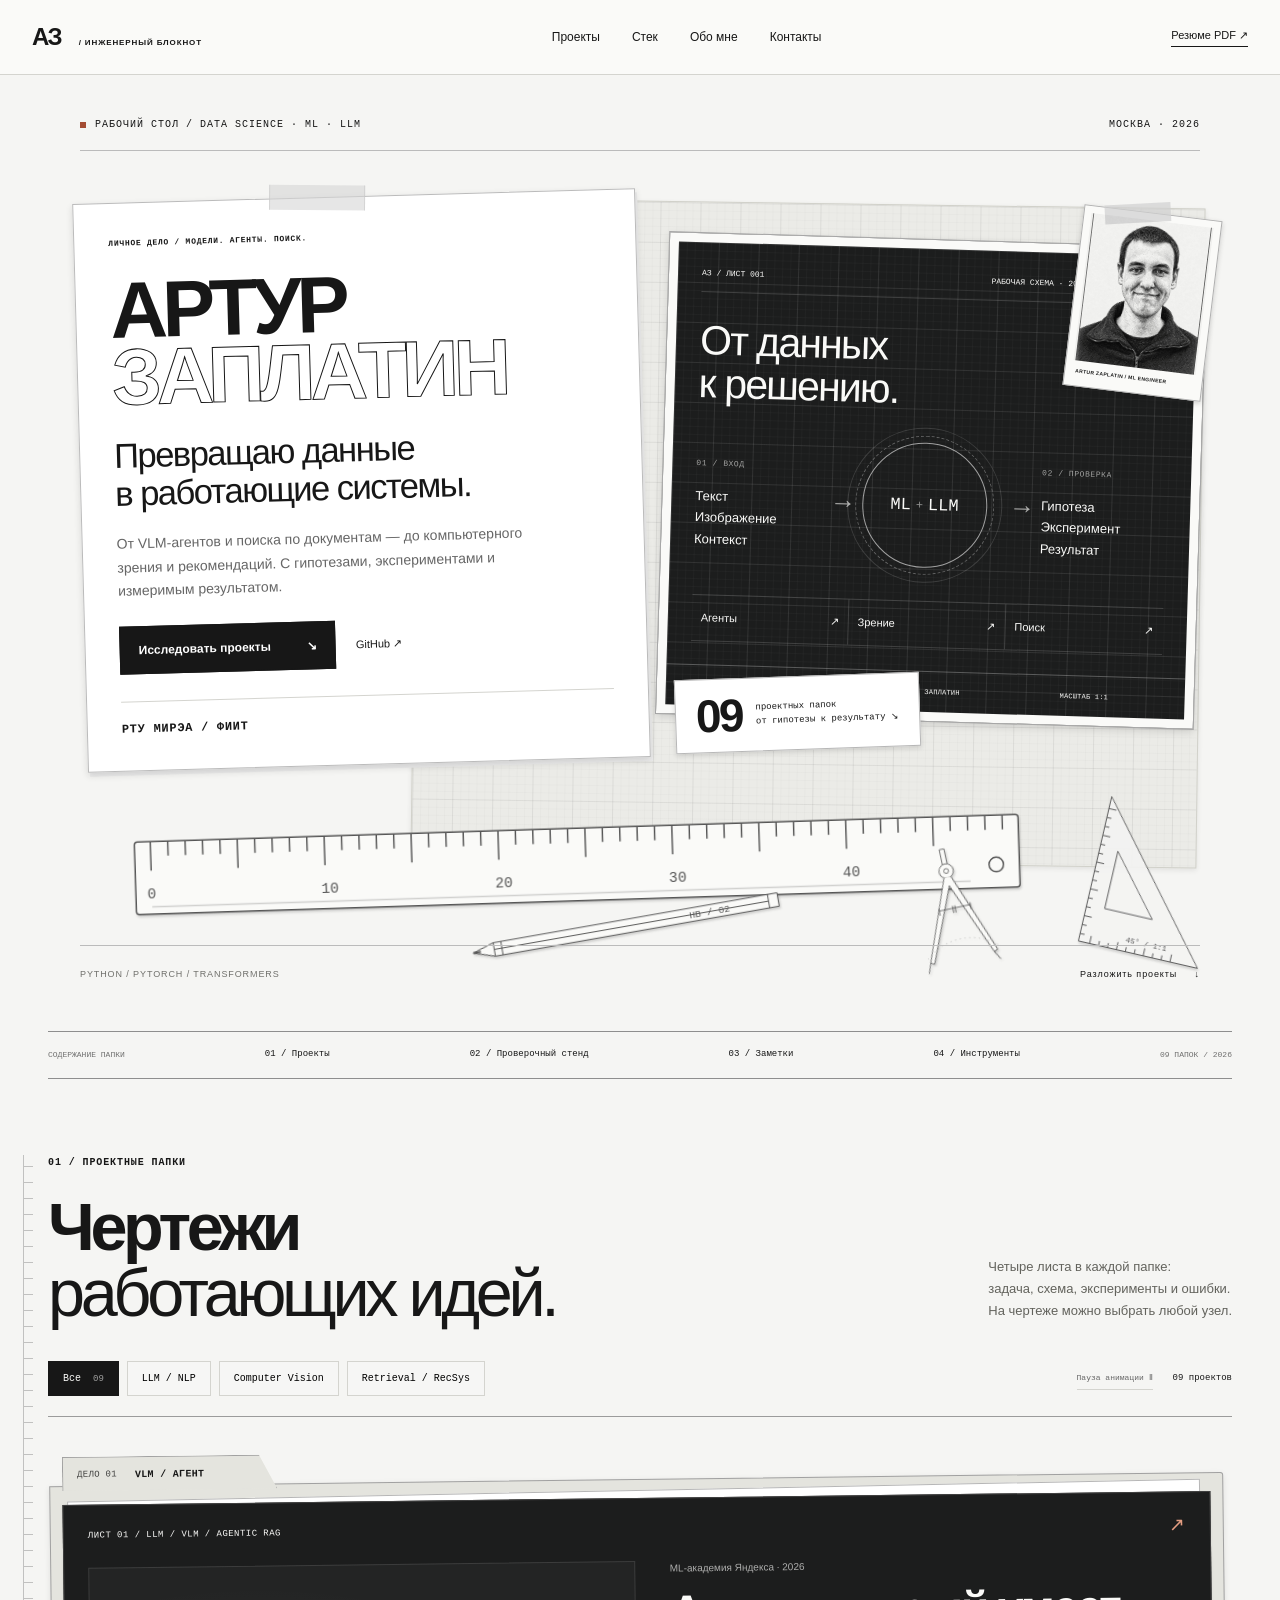
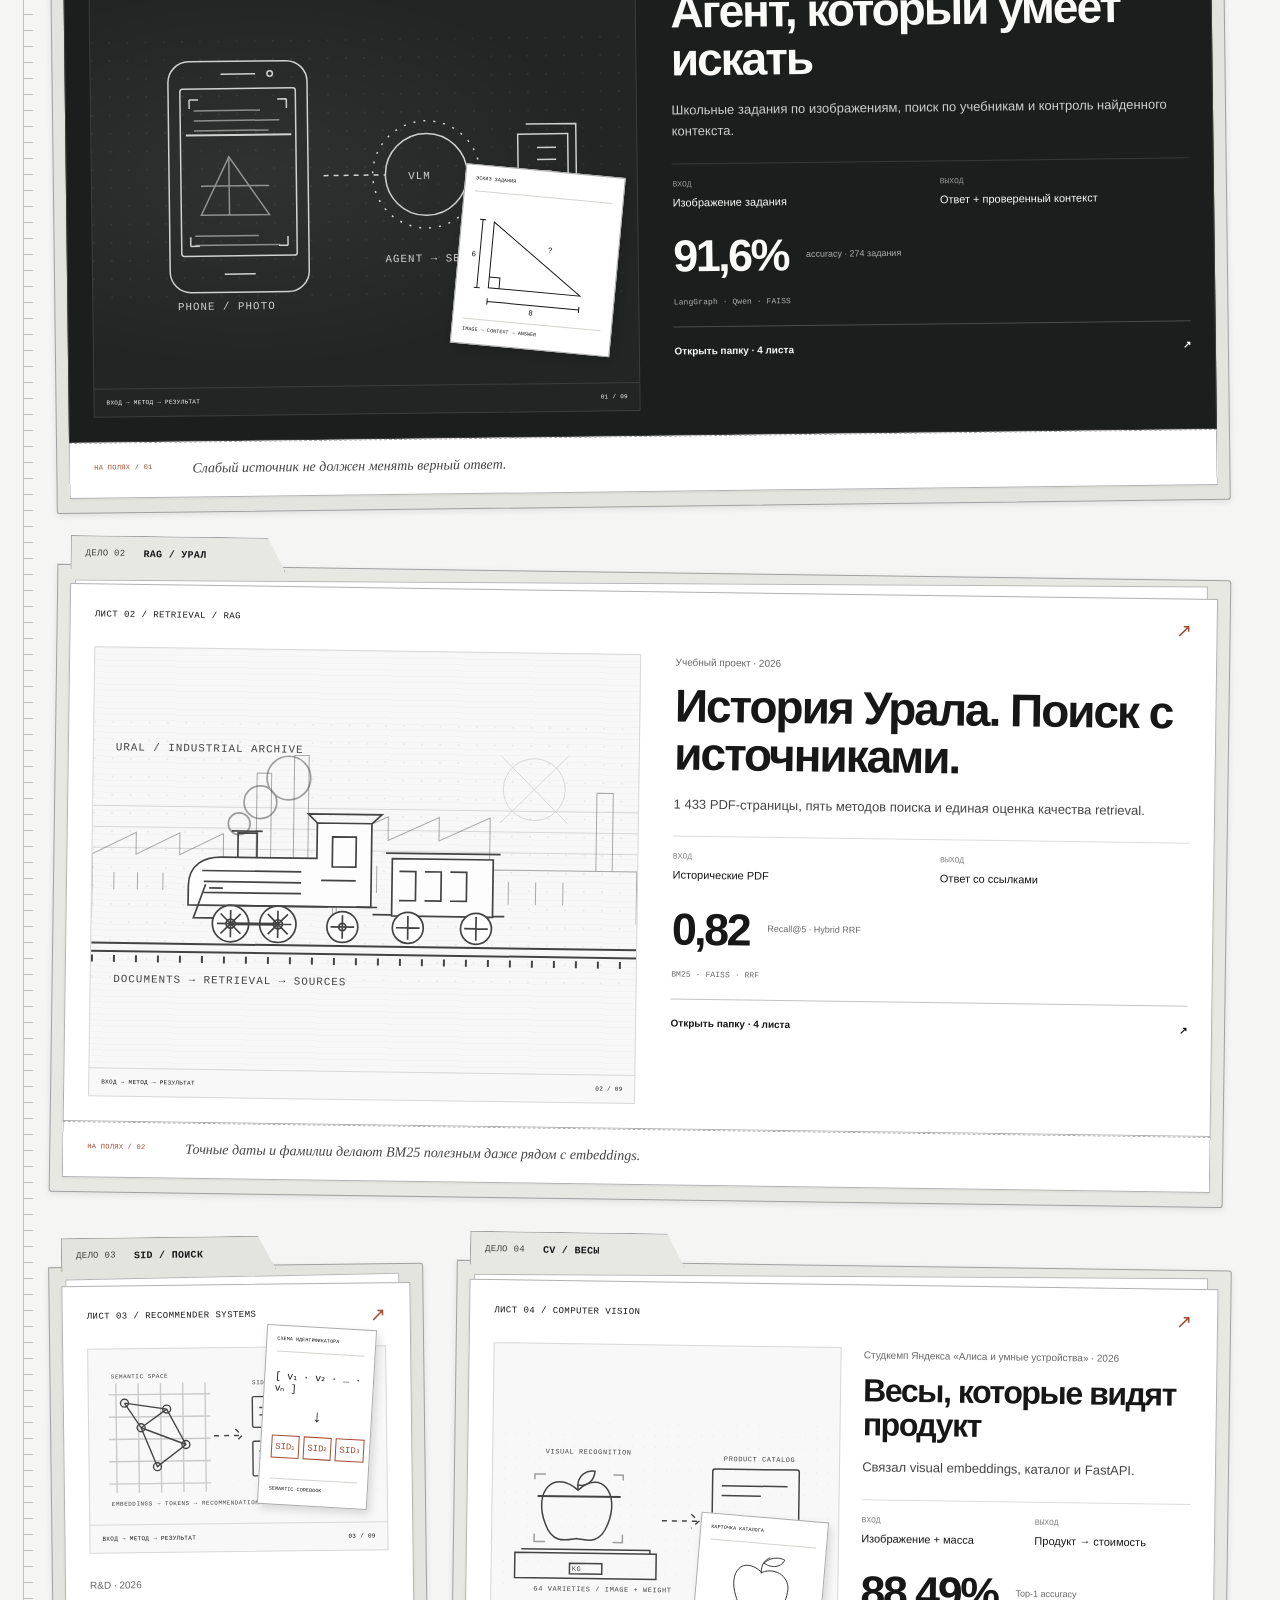
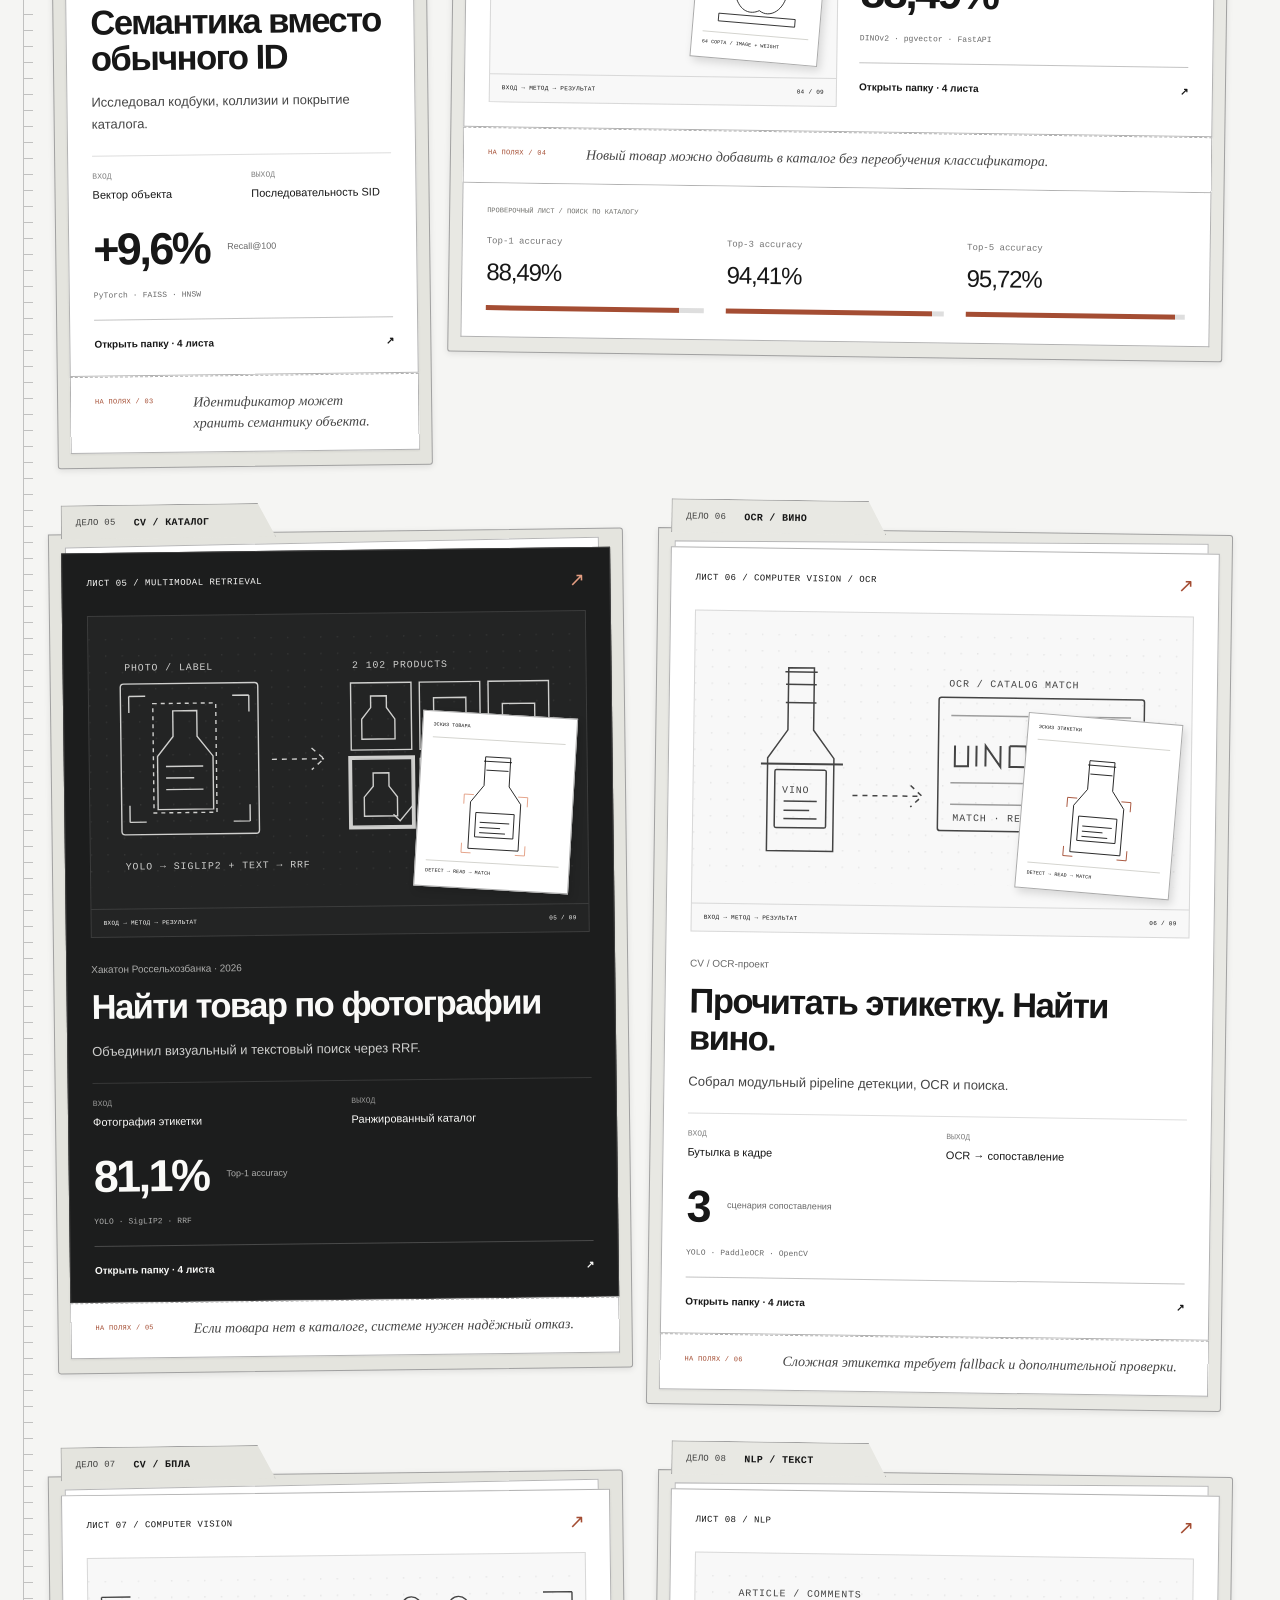
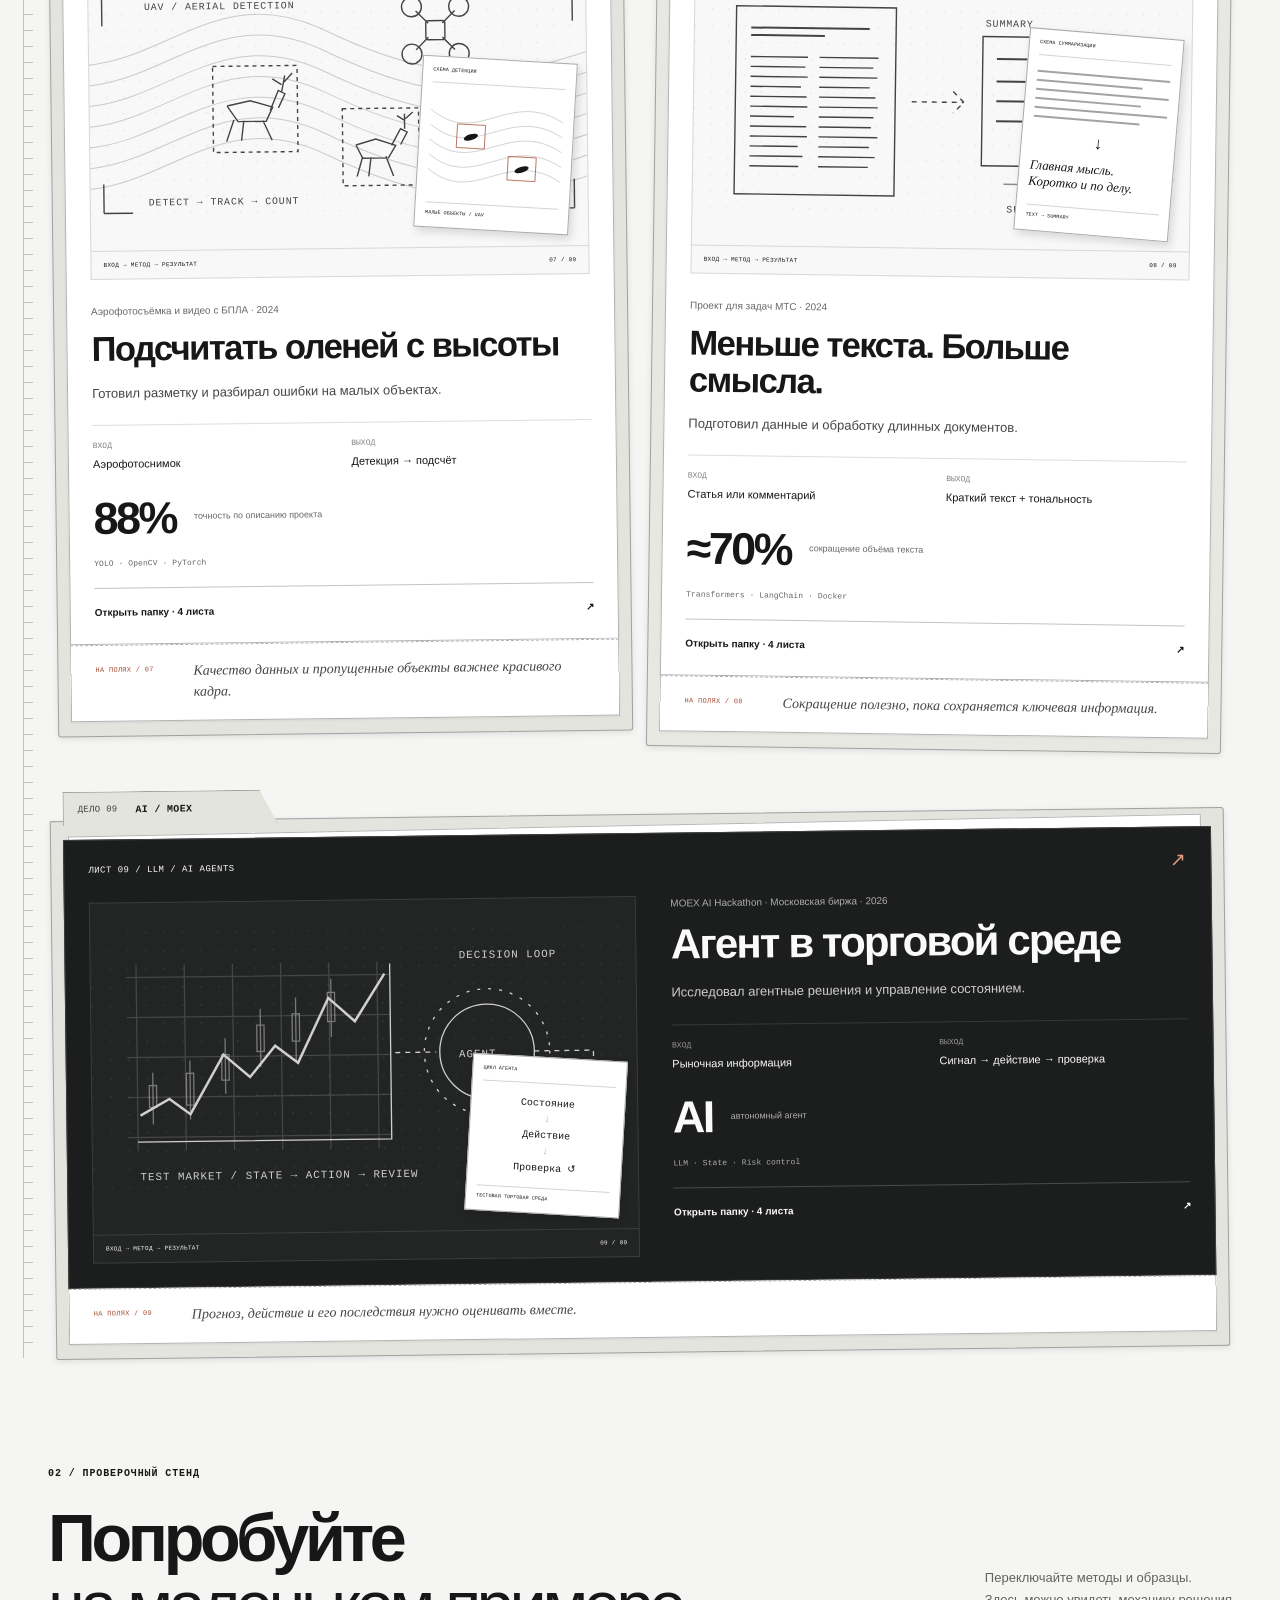
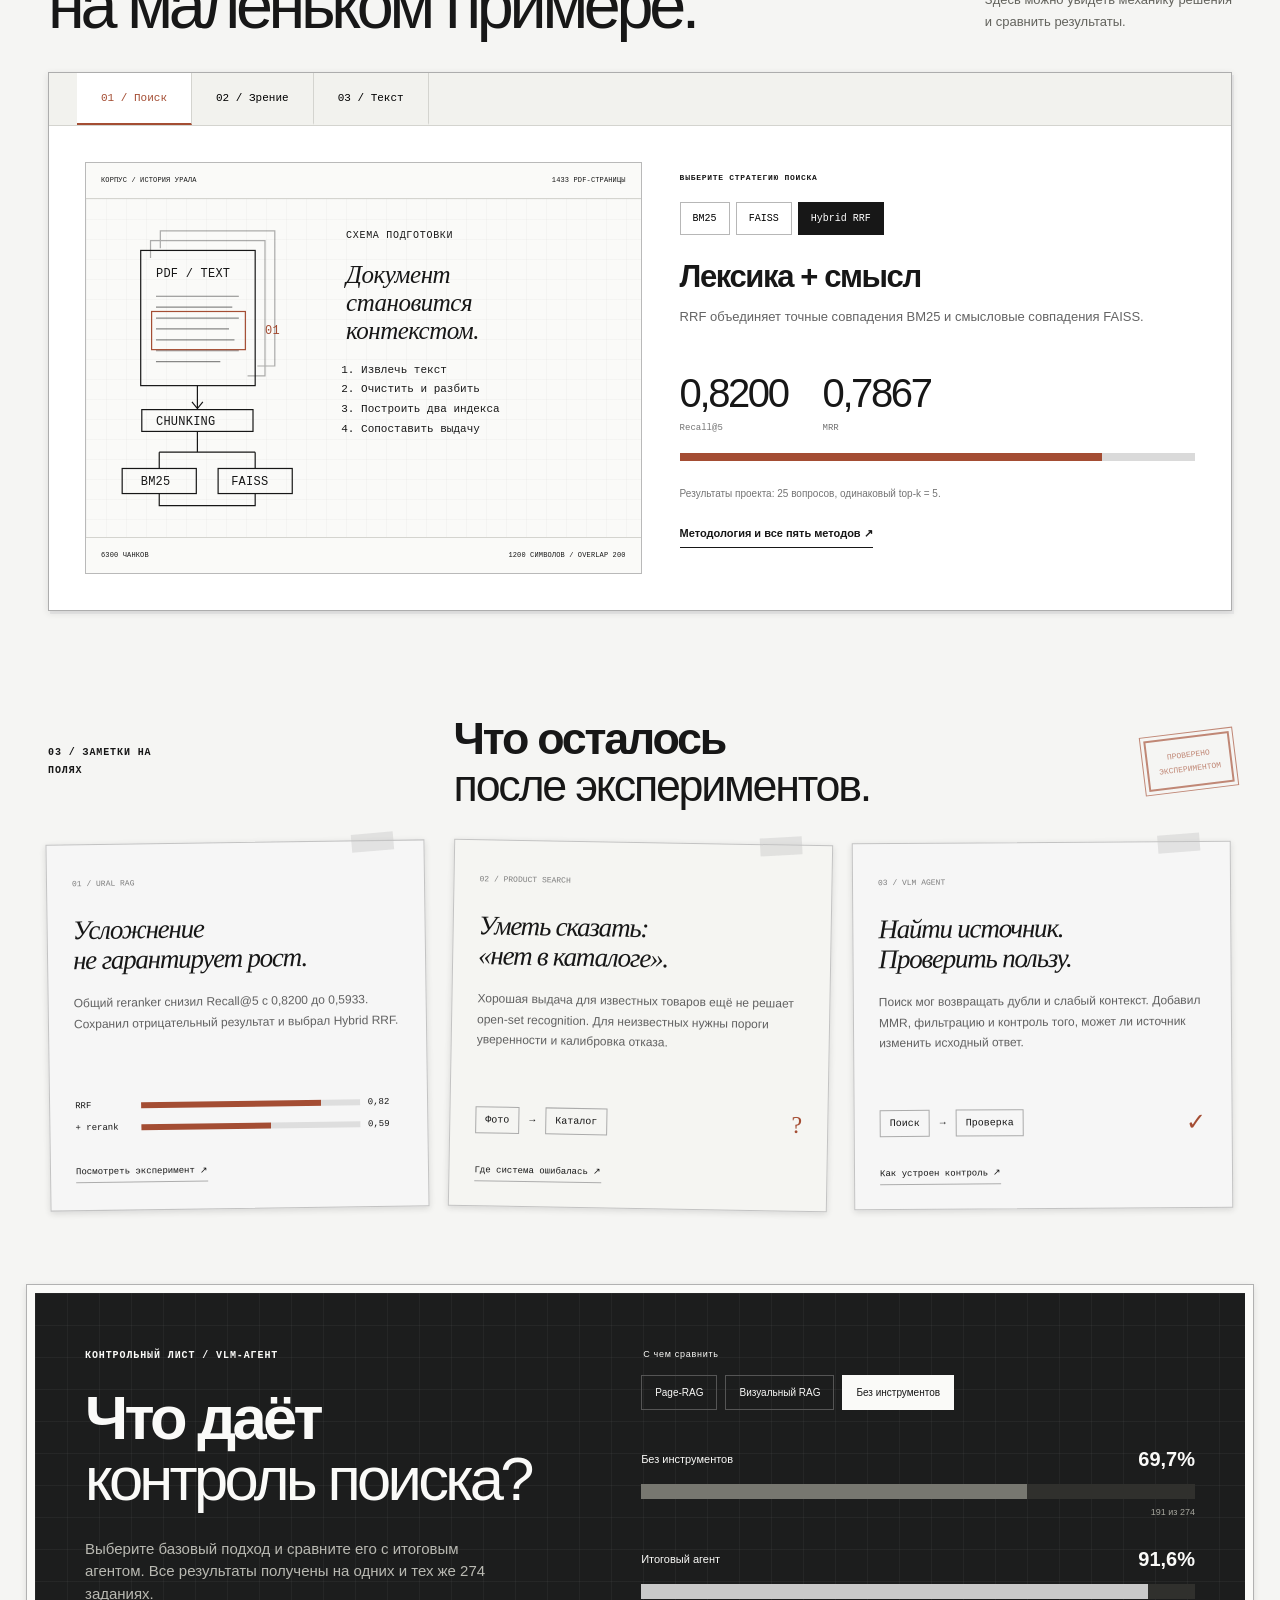
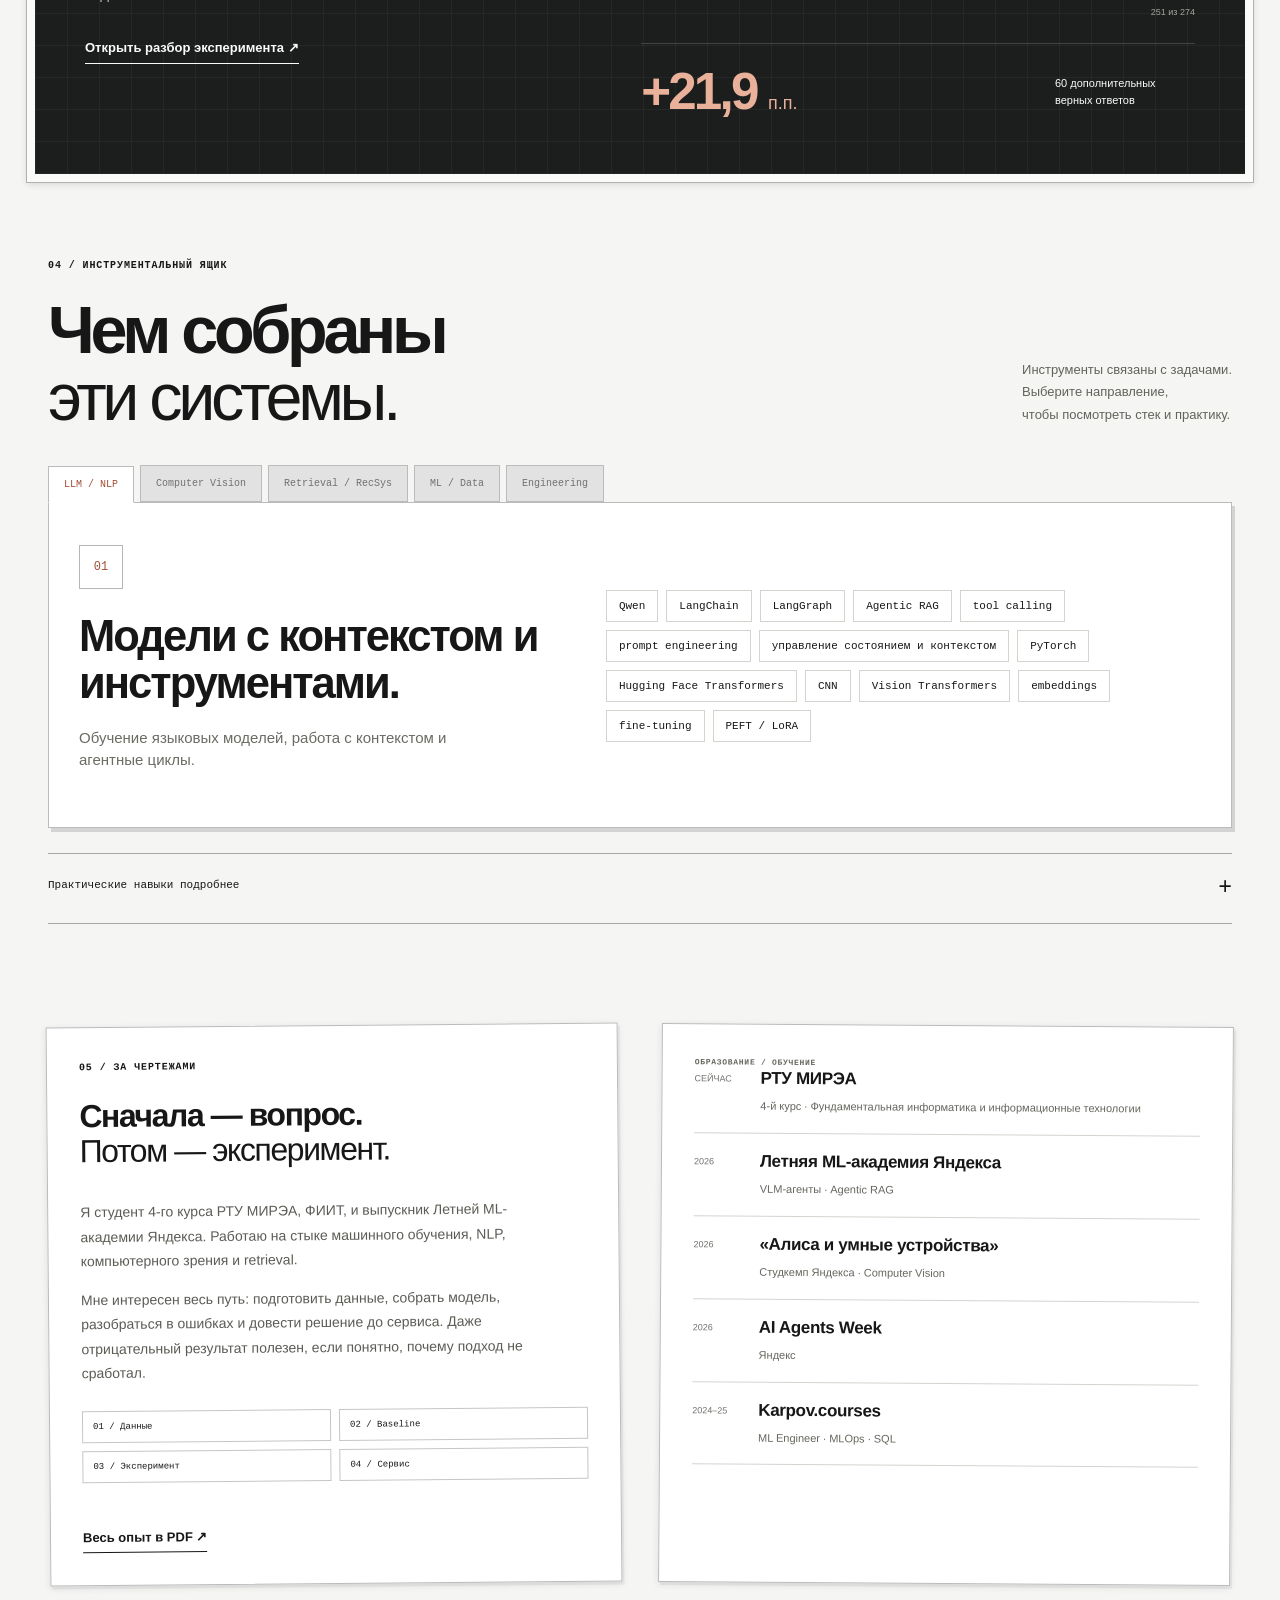
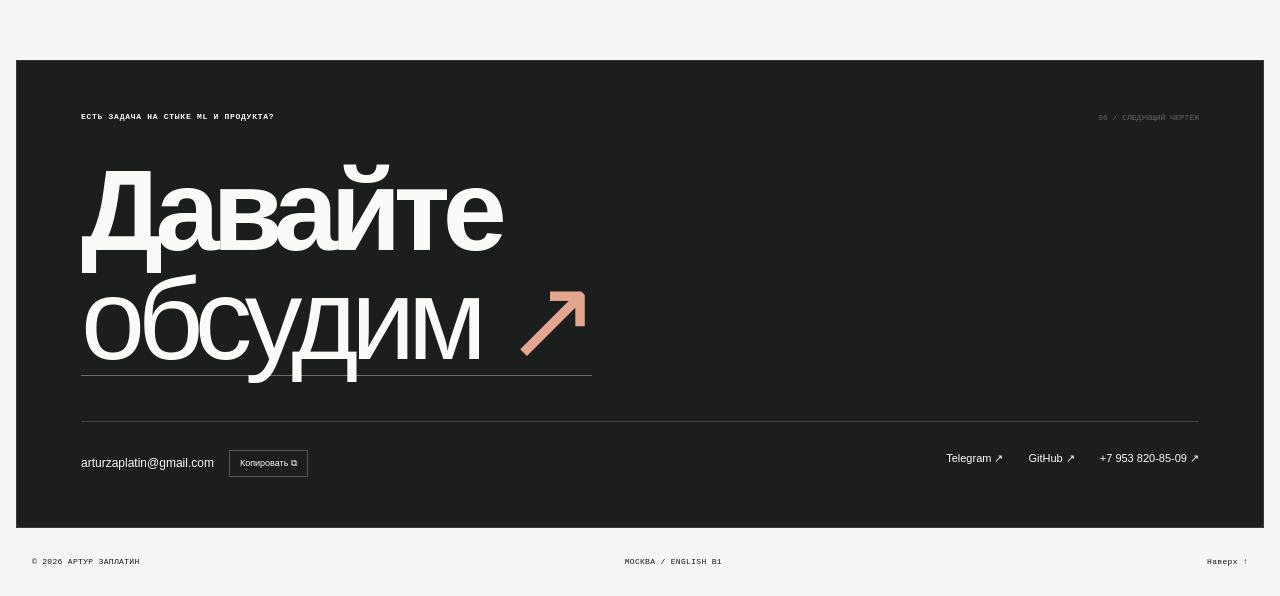
<file: docs/index.html>
<!doctype html>
<html lang="ru">
  <head>
    <meta charset="UTF-8" />
    <meta name="viewport" content="width=device-width, initial-scale=1.0" />
    <meta name="theme-color" content="#111110" />
    <meta name="description" content="Артур Заплатин — Data Scientist / ML / LLM Engineer. Девять проектов в LLM, компьютерном зрении, retrieval и рекомендательных системах." />
    <meta property="og:title" content="Артур Заплатин — ML, LLM, Computer Vision" />
    <meta property="og:description" content="Модели, агенты и поиск. Портфолио проектов с измеримыми результатами." />
    <meta property="og:type" content="website" />
    <meta property="og:url" content="https://zaplatinartur.github.io/Resume/" />
    <meta property="og:image" content="https://zaplatinartur.github.io/Resume/assets/og-monochrome.png" />
    <meta name="twitter:card" content="summary_large_image" />
    <title>Артур Заплатин — Data Scientist / ML / LLM Engineer</title>
    <link rel="icon" href="./assets/artur-engraving.png" type="image/png" />
    <link rel="stylesheet" href="./styles.css?v=515ca950a5a7" />
    <link rel="stylesheet" href="./desk.css?v=2d6a1c42f131" />
    <link rel="stylesheet" href="./folders.css?v=9320651c59b3" />
  </head>
  <body class="drafting-table">
    <a class="skip-link" href="#content">Перейти к содержанию</a>
    <header class="site-header">
      <a class="wordmark" href="#top" aria-label="Артур Заплатин — в начало">АЗ<span> / ИНЖЕНЕРНЫЙ БЛОКНОТ</span></a>
      <nav class="nav" id="main-nav" aria-label="Основная навигация">
        <a href="#projects">Проекты</a><a href="#expertise">Стек</a><a href="#about">Обо мне</a><a href="#contact">Контакты</a>
      </nav>
      <a class="header-pdf" href="./Artur_Zaplatin_Resume.pdf" target="_blank" rel="noopener">Резюме PDF ↗</a>
      <button class="menu-toggle" aria-controls="main-nav" aria-expanded="false" type="button"><span></span><span></span><b class="sr-only">Открыть меню</b></button>
    </header>

    <main id="content">
      <section class="hero" id="top">
        <div class="hero-topline"><span><i class="status-dot" aria-hidden="true"></i> РАБОЧИЙ СТОЛ / DATA SCIENCE · ML · LLM</span><span>МОСКВА · 2026</span></div>
        <div class="hero-grid">
          <div class="hero-copy">
            <p class="eyebrow">ЛИЧНОЕ ДЕЛО / МОДЕЛИ. АГЕНТЫ. ПОИСК.</p>
            <h1>Артур<br /><span>Заплатин</span></h1>
            <p class="hero-intro">Превращаю данные<br />в работающие системы.</p>
            <p class="hero-description">От VLM-агентов и поиска по документам — до компьютерного зрения и рекомендаций. С гипотезами, экспериментами и измеримым результатом.</p>
            <div class="hero-actions"><a class="button button-light" href="#projects">Исследовать проекты <span>↘</span></a><a class="hero-github" href="https://github.com/ZaplatinArtur" target="_blank" rel="noreferrer">GitHub ↗</a></div>
            <div class="hero-paper-footer"><span>РТУ МИРЭА / ФИИТ</span></div>
          </div>
          <div class="hero-lab">
            <div class="drawing-board">
  <div class="board-caption"><span>АЗ / ЛИСТ 001</span><span>РАБОЧАЯ СХЕМА · 2026</span></div>
  <h2>От данных<br />к решению.</h2>
  <div class="blueprint-map" aria-label="Данные, модель и проверка результата">
    <div class="blueprint-input"><span class="draft-label">01 / ВХОД</span><div>Текст<br />Изображение<br />Контекст</div></div>
    <span class="blueprint-arrow" aria-hidden="true">→</span>
    <div class="blueprint-model"><span>ML</span><i>+</i><span>LLM</span></div>
    <span class="blueprint-arrow" aria-hidden="true">→</span>
    <div class="blueprint-output"><span class="draft-label">02 / ПРОВЕРКА</span><div>Гипотеза<br />Эксперимент<br />Результат</div></div>
  </div>
  <div class="blueprint-links"><a href="./cases/vlm-agent.html" data-project="vlm-agent">Агенты <span>↗</span></a><a href="./cases/smart-scales.html" data-project="smart-scales">Зрение <span>↗</span></a><a href="./cases/ural-rag.html" data-project="ural-rag">Поиск <span>↗</span></a></div>
  <div class="blueprint-titleblock"><span>ПРОЕКТИРОВАНИЕ ML-СИСТЕМ</span><span>А. ЗАПЛАТИН</span><span>МАСШТАБ 1:1</span></div>
</div>
            <figure class="portrait"><img src="./assets/artur-engraving.png" alt="Артур Заплатин — портрет в технике книжной гравюры" /><figcaption>ARTUR ZAPLATIN / ML ENGINEER</figcaption></figure>
            <a class="floating-note note-projects" href="#projects"><strong>09</strong><span>проектных папок<br />от гипотезы к результату ↘</span></a>
          </div>
        </div>
        <div class="drafting-tools" aria-hidden="true">
  <svg class="desk-ruler" viewBox="0 0 620 60" fill="none" focusable="false"><g stroke="currentColor" stroke-width="1"><rect x="5" y="5" width="610" height="50" rx="2" fill="var(--paper)"/><path d="M16 5v20"/><path d="M28 5v10"/><path d="M40 5v10"/><path d="M52 5v10"/><path d="M64 5v10"/><path d="M76 5v20"/><path d="M88 5v10"/><path d="M100 5v10"/><path d="M112 5v10"/><path d="M124 5v10"/><path d="M136 5v20"/><path d="M148 5v10"/><path d="M160 5v10"/><path d="M172 5v10"/><path d="M184 5v10"/><path d="M196 5v20"/><path d="M208 5v10"/><path d="M220 5v10"/><path d="M232 5v10"/><path d="M244 5v10"/><path d="M256 5v20"/><path d="M268 5v10"/><path d="M280 5v10"/><path d="M292 5v10"/><path d="M304 5v10"/><path d="M316 5v20"/><path d="M328 5v10"/><path d="M340 5v10"/><path d="M352 5v10"/><path d="M364 5v10"/><path d="M376 5v20"/><path d="M388 5v10"/><path d="M400 5v10"/><path d="M412 5v10"/><path d="M424 5v10"/><path d="M436 5v20"/><path d="M448 5v10"/><path d="M460 5v10"/><path d="M472 5v10"/><path d="M484 5v10"/><path d="M496 5v20"/><path d="M508 5v10"/><path d="M520 5v10"/><path d="M532 5v10"/><path d="M544 5v10"/><path d="M556 5v20"/><path d="M568 5v10"/><path d="M580 5v10"/><path d="M592 5v10"/><path d="M604 5v10"/><circle cx="599" cy="39" r="5"/><path d="M16 50h565" opacity=".25"/></g><g fill="currentColor"><text x="13" y="44">0</text><text x="133" y="44">10</text><text x="253" y="44">20</text><text x="373" y="44">30</text><text x="493" y="44">40</text></g></svg>
  <svg class="desk-set-square" viewBox="0 0 190 225" fill="none" focusable="false"><g stroke="currentColor" stroke-width="1.2"><path d="M15 209V15l160 194H15Zm24-49V83l64 77H39Z" fill="var(--paper)" fill-opacity=".85"/><path d="M15 31h10m-10 12h6m-6 12h6m-6 12h10m-10 12h6m-6 12h6m-6 12h10m-10 12h6m-6 12h6m-6 12h10m-10 12h6m-6 12h6m-6 12h10m-10 12h6m-6 12h6M30 209v-10m12 10v-6m12 6v-6m12 6v-10m12 10v-6m12 6v-6m12 6v-10m12 10v-6m12 6v-6m12 6v-10"/></g><text x="75" y="197" fill="currentColor">45° / 1:1</text></svg>
  <svg class="desk-pencil" viewBox="0 0 340 30" fill="none" focusable="false"><g stroke="currentColor" stroke-width="1"><path d="M28 8h297v14H28L6 15Z" fill="var(--paper)"/><path d="M28 8v14m8-14v14m-8-7h287m0-7v14"/><path d="M6 15h8" stroke-width="2"/></g><text x="232" y="19" fill="currentColor">HB / 02</text></svg>
  <svg class="desk-compass" viewBox="0 0 160 220" fill="none" focusable="false"><g stroke="currentColor" stroke-width="1.3"><path d="M76 36V10h8v26" fill="var(--paper)"/><circle cx="80" cy="47" r="12" fill="var(--paper)"/><circle cx="80" cy="47" r="4"/><path d="M74 58 23 192l6 3L80 72l51 123 6-3L86 58" fill="var(--paper)"/><path d="m23 192-6 17m114-14 8 14M55 110h53m-53-4v12m53-12v12m-30-12v12m4-12v12"/><path d="M20 185a91 91 0 0 1 120 0" stroke-dasharray="2 6" opacity=".35"/></g></svg>
</div>
        <div class="hero-bottom"><span>PYTHON / PYTORCH / TRANSFORMERS</span><a href="#projects">Разложить проекты <span>↓</span></a></div>
      </section>

      <div class="desk-index" aria-label="Содержание портфолио"><span>СОДЕРЖАНИЕ ПАПКИ</span><a href="#projects">01 / Проекты</a><a href="#workbench">02 / Проверочный стенд</a><a href="#field-notes">03 / Заметки</a><a href="#expertise">04 / Инструменты</a><span>09 ПАПОК / 2026</span></div>

      <section class="projects section" id="projects">
        <div class="section-heading reveal"><div><p class="eyebrow">01 / ПРОЕКТНЫЕ ПАПКИ</p><h2>Чертежи<br /><em>работающих идей.</em></h2></div><p>Четыре листа в каждой папке:<br />задача, схема, эксперименты и ошибки.<br />На чертеже можно выбрать любой узел.</p></div>
        <div class="project-toolbar"><div class="project-filters" role="group" aria-label="Фильтр проектов" hidden><button type="button" data-filter="all" aria-pressed="true">Все <span>09</span></button><button type="button" data-filter="llm" aria-pressed="false">LLM / NLP</button><button type="button" data-filter="vision" aria-pressed="false">Computer Vision</button><button type="button" data-filter="retrieval" aria-pressed="false">Retrieval / RecSys</button></div><button class="motion-toggle" type="button" hidden>Пауза анимации Ⅱ</button><p class="project-count" aria-live="polite">09 проектов</p></div>
        <div class="project-grid">
          <article class="project-card reveal project-card-featured" id="vlm-agent" data-domains="llm retrieval">
          <a class="project-card-link" href="./cases/vlm-agent.html" data-project="vlm-agent" data-title="VLM-агент с RAG по турецким учебникам">
            <span class="folder-tab" aria-hidden="true"><span>ДЕЛО 01</span><b>VLM / АГЕНТ</b></span>
            <div class="card-topline"><span>ЛИСТ 01 / LLM / VLM / AGENTIC RAG</span><span class="card-arrow" aria-hidden="true">↗</span></div>
            <div class="card-visual"><div class="card-art scene-agent"><svg viewBox="0 0 600 300" fill="none" aria-hidden="true" focusable="false"><defs><pattern id="dots-agent" width="20" height="20" patternUnits="userSpaceOnUse"><circle cx="1" cy="1" r=".65" fill="currentColor" opacity=".25"/></pattern></defs><rect width="600" height="300" fill="url(#dots-agent)"/><g stroke="currentColor" stroke-width="1.5">
          <g class="phone-device"><rect x="85" y="23" width="153" height="254" rx="23"/><rect x="98" y="53" width="127" height="184" rx="3"/><path d="M143 37h38m-36 220h34"/><circle cx="197" cy="37" r="3"/>
          <g opacity=".6"><path d="M113 77h73m-73 11h94m-94 11h82"/><path d="M120 192l31-64 44 64Z"/><path d="M151 128v64m-31-32h75"/><path d="M113 215h70m-70 10h93"/></g>
          <path class="phone-scan" d="M104 104h116" stroke-width="2"/><path d="M108 65h10m-10 0v10m107-10h-10m10 0v10m-107 151h10m-10 0v-10m107 10h-10m10 0v-10"/><rect class="phone-flash" x="99" y="54" width="125" height="182" fill="currentColor" stroke="none"/>
          </g><path class="signal-path" d="M255 150h68m88 0h57"/><circle cx="368" cy="150" r="45"/><circle class="vlm-ring" cx="368" cy="150" r="59" stroke-dasharray="2 8"/><rect x="469" y="107" width="55" height="74"/><path d="M478 96h55v75m-43-49h21m-21 13h21m-21 13h16"/></g>
          <g fill="currentColor"><text x="348" y="155">VLM</text><text x="93" y="296">PHONE / PHOTO</text><text x="322" y="246">AGENT → SEARCH</text></g></svg></div><div class="specimen specimen-task" aria-hidden="true"><span class="specimen-label">ЭСКИЗ ЗАДАНИЯ</span><svg viewBox="0 0 180 150" fill="none"><g stroke="currentColor" stroke-width="1.3"><path d="M29 116V30l120 86H29Z"/><path d="M29 102h14v14"/><path d="M14 28v89m-4-89h8m-8 89h8M29 134h120m-120-4v8m120-8v8"/></g><g fill="currentColor"><text x="3" y="77">6</text><text x="84" y="147">8</text><text x="102" y="63">?</text></g></svg><span class="specimen-foot">IMAGE → CONTEXT → ANSWER</span></div><div class="visual-register"><span>ВХОД → МЕТОД → РЕЗУЛЬТАТ</span><span>01 / 09</span></div></div>
            <div class="card-info"><p>ML-академия Яндекса · 2026</p><h3>Агент, который умеет искать</h3><p class="card-lead">Школьные задания по изображениям, поиск по учебникам и контроль найденного контекста.</p><dl class="card-io"><div><dt>Вход</dt><dd>Изображение задания</dd></div><div><dt>Выход</dt><dd>Ответ + проверенный контекст</dd></div></dl><div class="card-result"><strong>91,6%</strong><span>accuracy · 274 задания</span></div><p class="card-stack">LangGraph · Qwen · FAISS</p><span class="card-action">Открыть папку · 4 листа <i aria-hidden="true">↗</i></span></div>
          </a><aside class="card-margin"><span>НА ПОЛЯХ / 01</span><p>Слабый источник не должен менять верный ответ.</p></aside></article>
<article class="project-card reveal project-card-featured" id="ural-rag" data-domains="retrieval">
          <a class="project-card-link" href="./cases/ural-rag.html" data-project="ural-rag" data-title="RAG-система по истории Урала">
            <span class="folder-tab" aria-hidden="true"><span>ДЕЛО 02</span><b>RAG / УРАЛ</b></span>
            <div class="card-topline"><span>ЛИСТ 02 / RETRIEVAL / RAG</span><span class="card-arrow" aria-hidden="true">↗</span></div>
            <div class="card-visual"><div class="card-art scene-archive"><svg viewBox="0 0 600 300" fill="none" aria-hidden="true" focusable="false"><defs><pattern id="dots-archive" width="20" height="20" patternUnits="userSpaceOnUse"><circle cx="1" cy="1" r=".65" fill="currentColor" opacity=".25"/></pattern></defs><rect width="600" height="300" fill="url(#dots-archive)"/><g class="industrial-sky" stroke="currentColor" stroke-width=".8" opacity=".22"><path d="M0 93h600M0 116h600M0 139h600"/><circle cx="485" cy="69" r="34"/><path d="M448 32l74 74m-74 0 74-74"/></g>
          <g class="factory-layer" stroke="currentColor" opacity=".44"><path d="M0 216V146l48-24v24l48-24v24l48-24v94M145 216v-63h120v63m-85-63V55h16v98m25 0V35h16v118M269 216V127l56-26v26l56-26v26l56-26v115M436 216v-58h163v58m-45-58V72h18v86"/><path d="M24 166v19m26-19v19m28-19v19m30-19v19m205-30v30m26-30v30m26-30v30m26-30v30m67-14v25m30-25v25m30-25v25"/></g>
          <g stroke="currentColor"><path d="M0 244h600M0 253h600" stroke-width="2"/><path class="rail-ties" d="M0 261h600" stroke-width="7" stroke-dasharray="2 20"/></g>
          <g class="steam-train" stroke="currentColor" stroke-width="1.7">
          <g class="train-smoke" opacity=".5"><circle class="smoke-one" cx="161" cy="111" r="12"/><circle class="smoke-two" cx="184" cy="87" r="18"/><circle class="smoke-three" cx="215" cy="60" r="24"/></g>
          <path class="train-body" d="M106 201v-21c0-24 18-32 36-32h105v-39h60v92H106Z" fill="var(--scene-paper)"/><path d="M247 109l-10-10h81l-11 10M160 148v-27h21v27M153 119h34M121 163h109m-107 12h107m-107 12h107M264 124h26v33h-26Zm-12 48h38m-140 29h110m-135-23-13 37h33m-1-33h-15m162 19h23"/>
          <path d="M330 147h111v63H330Zm-7-6h126m-111 20h18v32h-18m28-32h18v32h-18m28-32h18v32h-18M309 209h20m112 0h13" fill="var(--scene-paper)"/>
          <g class="train-wheel" transform="translate(153 221)"><g class="wheel-rotor"><circle r="20" fill="var(--scene-paper)"/><circle r="5"/><path d="M-15 0h30M0-15v30M-11-11l22 22M-11 11l22-22"/></g></g>
          <g class="train-wheel" transform="translate(205 221)"><g class="wheel-rotor"><circle r="20" fill="var(--scene-paper)"/><circle r="5"/><path d="M-15 0h30M0-15v30M-11-11l22 22M-11 11l22-22"/></g></g>
          <g class="train-wheel" transform="translate(276 223)"><g class="wheel-rotor"><circle r="17" fill="var(--scene-paper)"/><circle r="4"/><path d="M-13 0h26M0-13v26"/></g></g>
          <g class="train-wheel" transform="translate(348 223)"><g class="wheel-rotor"><circle r="17" fill="var(--scene-paper)"/><path d="M-13 0h26M0-13v26"/></g></g>
          <g class="train-wheel" transform="translate(423 223)"><g class="wheel-rotor"><circle r="17" fill="var(--scene-paper)"/><path d="M-13 0h26M0-13v26"/></g></g><path class="piston" d="M153 221h52" stroke-width="3"/>
          </g><g fill="currentColor"><text x="24" y="32">URAL / INDUSTRIAL ARCHIVE</text><text x="25" y="287">DOCUMENTS → RETRIEVAL → SOURCES</text></g></svg></div><div class="visual-register"><span>ВХОД → МЕТОД → РЕЗУЛЬТАТ</span><span>02 / 09</span></div></div>
            <div class="card-info"><p>Учебный проект · 2026</p><h3>История Урала. Поиск с источниками.</h3><p class="card-lead">1 433 PDF-страницы, пять методов поиска и единая оценка качества retrieval.</p><dl class="card-io"><div><dt>Вход</dt><dd>Исторические PDF</dd></div><div><dt>Выход</dt><dd>Ответ со ссылками</dd></div></dl><div class="card-result"><strong>0,82</strong><span>Recall@5 · Hybrid RRF</span></div><p class="card-stack">BM25 · FAISS · RRF</p><span class="card-action">Открыть папку · 4 листа <i aria-hidden="true">↗</i></span></div>
          </a><aside class="card-margin"><span>НА ПОЛЯХ / 02</span><p>Точные даты и фамилии делают BM25 полезным даже рядом с embeddings.</p></aside></article>
<article class="project-card reveal" id="semantic-ids" data-domains="retrieval">
          <a class="project-card-link" href="./cases/semantic-ids.html" data-project="semantic-ids" data-title="Semantic IDs для генеративного поиска">
            <span class="folder-tab" aria-hidden="true"><span>ДЕЛО 03</span><b>SID / ПОИСК</b></span>
            <div class="card-topline"><span>ЛИСТ 03 / RECOMMENDER SYSTEMS</span><span class="card-arrow" aria-hidden="true">↗</span></div>
            <div class="card-visual"><div class="card-art scene-tokens"><svg viewBox="0 0 600 300" fill="none" aria-hidden="true" focusable="false"><defs><pattern id="dots-tokens" width="20" height="20" patternUnits="userSpaceOnUse"><circle cx="1" cy="1" r=".65" fill="currentColor" opacity=".25"/></pattern></defs><rect width="600" height="300" fill="url(#dots-tokens)"/><g stroke="currentColor" stroke-width="1.4">
      <g opacity=".25"><path d="M40 65h205m-205 45h205m-205 45h205m-205 45h205m-205 45h205"/><path d="M55 42v221m45-221v221m45-221v221m45-221v221m45-221v221"/></g>
      <g class="semantic-points"><circle cx="72" cy="82" r="8"/><circle cx="105" cy="132" r="8"/><circle cx="157" cy="95" r="8"/><circle cx="195" cy="167" r="8"/><circle cx="137" cy="211" r="8"/><path d="M72 82l85 13 38 72-58 44-32-79-33-50m33 50 52-37m-52 37 90 35"/></g>
      <path class="signal-path" d="M252 150h57m-14-13 14 13-14 13"/>
      <g class="token-stream"><rect x="330" y="72" width="67" height="62" rx="3"/><rect x="409" y="72" width="67" height="62" rx="3"/><rect x="488" y="72" width="67" height="62" rx="3"/><path d="M344 94h37m-37 15h20m47 67h134m-134 18h103m-103 18h124"/><rect x="330" y="162" width="55" height="70" rx="3"/><path d="M343 182h29m-29 14h21m-21 14h26"/></g>
      </g><g fill="currentColor"><text x="45" y="32">SEMANTIC SPACE</text><text x="330" y="47">SID / CODEBOOK</text><text x="44" y="289">EMBEDDINGS → TOKENS → RECOMMENDATIONS</text><text x="344" y="254">TERM IDS</text></g></svg></div><div class="specimen specimen-sid" aria-hidden="true"><span class="specimen-label">СХЕМА ИДЕНТИФИКАТОРА</span><div class="specimen-vector">[ v₁ · v₂ · … · vₙ ]</div><div class="specimen-down">↓</div><div class="sid-tokens"><b>SID₁</b><b>SID₂</b><b>SID₃</b></div><span class="specimen-foot">SEMANTIC CODEBOOK</span></div><div class="visual-register"><span>ВХОД → МЕТОД → РЕЗУЛЬТАТ</span><span>03 / 09</span></div></div>
            <div class="card-info"><p>R&amp;D · 2026</p><h3>Семантика вместо обычного ID</h3><p class="card-lead">Исследовал кодбуки, коллизии и покрытие каталога.</p><dl class="card-io"><div><dt>Вход</dt><dd>Вектор объекта</dd></div><div><dt>Выход</dt><dd>Последовательность SID</dd></div></dl><div class="card-result"><strong>+9,6%</strong><span>Recall@100</span></div><p class="card-stack">PyTorch · FAISS · HNSW</p><span class="card-action">Открыть папку · 4 листа <i aria-hidden="true">↗</i></span></div>
          </a><aside class="card-margin"><span>НА ПОЛЯХ / 03</span><p>Идентификатор может хранить семантику объекта.</p></aside></article>
<article class="project-card reveal" id="smart-scales" data-domains="vision retrieval">
          <a class="project-card-link" href="./cases/smart-scales.html" data-project="smart-scales" data-title="Умные весы: распознавание фруктов и овощей">
            <span class="folder-tab" aria-hidden="true"><span>ДЕЛО 04</span><b>CV / ВЕСЫ</b></span>
            <div class="card-topline"><span>ЛИСТ 04 / COMPUTER VISION</span><span class="card-arrow" aria-hidden="true">↗</span></div>
            <div class="card-visual"><div class="card-art scene-scales"><svg viewBox="0 0 600 300" fill="none" aria-hidden="true" focusable="false"><defs><pattern id="dots-scales" width="20" height="20" patternUnits="userSpaceOnUse"><circle cx="1" cy="1" r=".65" fill="currentColor" opacity=".25"/></pattern></defs><rect width="600" height="300" fill="url(#dots-scales)"/><g stroke="currentColor" stroke-width="1.5">
      <path d="M40 226h245v44H40Zm11-6h223v6m-139 18h56v18h-56Z"/>
      <g class="fruit-item fruit-apple"><path d="M148 117c-43-37-78 4-56 59 13 35 35 28 54 25 19 3 41 10 54-25 22-55-13-96-52-59Z"/><path d="M148 116c-4-27 17-34 29-32-2 19-15 27-29 24"/></g>
      <g class="fruit-item fruit-pear"><path d="M144 97c-22 0-19 41-32 59-29 39-12 56 33 56s62-17 33-56c-13-18-10-59-34-59Z"/><path d="M145 98V75m0 7c13-10 24-4 25 4-15 7-18 4-25-4"/></g>
      <g class="fruit-item fruit-tomato"><circle cx="147" cy="166" r="46"/><path d="M147 128l-20-9 7 17-19 9 24 1 8 13 8-13 24-1-19-9 7-17-20 9Zm0-6v-18"/></g>
      <path d="M73 99v-9h19m117 0h17v9M73 193v14h19m117 0h17v-14" opacity=".5"/>
      <path class="scale-scan" d="M78 128h144" stroke-width="2"/>
      <path class="signal-path" d="M294 168h64m-13-12 13 12-13 12"/>
      <rect x="381" y="77" width="150" height="176" rx="4"/><path d="M397 106h114m-114 17h68m-68 35h34m-34 17h83m-83 17h101m-101 17h54M411 237h89"/>
      </g><g fill="currentColor"><text x="91" y="54">VISUAL RECOGNITION</text><text x="400" y="63">PRODUCT CATALOG</text><text x="139" y="257" font-size="8">KG</text><text x="73" y="292">64 VARIETIES / IMAGE + WEIGHT</text></g></svg></div><div class="specimen specimen-scale" aria-hidden="true"><span class="specimen-label">КАРТОЧКА КАТАЛОГА</span><svg viewBox="0 0 180 135" fill="none"><g stroke="currentColor" stroke-width="1.4"><path d="M92 38c-35-27-57 4-41 43 9 27 28 30 42 22 19 13 43-5 45-35 4-24-22-42-46-30Z"/><path d="M91 40c-2-16 5-24 13-28m-10 10c17-17 35-8 35-8-7 16-25 14-35 8Z"/><path d="M25 113h130v13H25Z"/></g></svg><span class="specimen-foot">64 СОРТА / IMAGE + WEIGHT</span></div><div class="visual-register"><span>ВХОД → МЕТОД → РЕЗУЛЬТАТ</span><span>04 / 09</span></div></div>
            <div class="card-info"><p>Студкемп Яндекса «Алиса и умные устройства» · 2026</p><h3>Весы, которые видят продукт</h3><p class="card-lead">Связал visual embeddings, каталог и FastAPI.</p><dl class="card-io"><div><dt>Вход</dt><dd>Изображение + масса</dd></div><div><dt>Выход</dt><dd>Продукт → стоимость</dd></div></dl><div class="card-result"><strong>88,49%</strong><span>Top-1 accuracy</span></div><p class="card-stack">DINOv2 · pgvector · FastAPI</p><span class="card-action">Открыть папку · 4 листа <i aria-hidden="true">↗</i></span></div>
          </a><aside class="card-margin"><span>НА ПОЛЯХ / 04</span><p>Новый товар можно добавить в каталог без переобучения классификатора.</p></aside><figure class="card-score-sheet"><figcaption>ПРОВЕРОЧНЫЙ ЛИСТ / ПОИСК ПО КАТАЛОГУ</figcaption><div><div><span>Top-1 accuracy</span><strong>88,49%</strong><i style="--score:88.49%" aria-hidden="true"></i></div><div><span>Top-3 accuracy</span><strong>94,41%</strong><i style="--score:94.41%" aria-hidden="true"></i></div><div><span>Top-5 accuracy</span><strong>95,72%</strong><i style="--score:95.72%" aria-hidden="true"></i></div></div></figure></article>
<article class="project-card reveal" id="product-search" data-domains="vision retrieval">
          <a class="project-card-link" href="./cases/product-search.html" data-project="product-search" data-title="Мультимодальный поиск товаров по фотографии">
            <span class="folder-tab" aria-hidden="true"><span>ДЕЛО 05</span><b>CV / КАТАЛОГ</b></span>
            <div class="card-topline"><span>ЛИСТ 05 / MULTIMODAL RETRIEVAL</span><span class="card-arrow" aria-hidden="true">↗</span></div>
            <div class="card-visual"><div class="card-art scene-search"><svg viewBox="0 0 600 300" fill="none" aria-hidden="true" focusable="false"><defs><pattern id="dots-search" width="20" height="20" patternUnits="userSpaceOnUse"><circle cx="1" cy="1" r=".65" fill="currentColor" opacity=".25"/></pattern></defs><rect width="600" height="300" fill="url(#dots-search)"/><g stroke="currentColor" stroke-width="1.4">
      <rect x="38" y="55" width="166" height="182" rx="4"/><path d="M48 70h20m-20 0v20m145-20h-20m20 0v20M48 222h20m-20 0v-20m145 20h-20m20 0v-20"/>
      <path d="M101 88h29v31l19 24v64H82v-64l19-24Z"/><rect class="detection-box" x="77" y="79" width="76" height="132" stroke-dasharray="4 4"/><path d="M92 155h45m-45 14h34m-34 14h45"/>
      <path class="signal-path" d="M220 148h63m-15-13 15 13-15 13"/>
      <g class="catalog-grid"><rect x="316" y="57" width="73" height="81"/><rect x="399" y="57" width="73" height="81"/><rect x="482" y="57" width="73" height="81"/><rect x="316" y="149" width="73" height="81"/><rect x="399" y="149" width="73" height="81"/><rect x="482" y="149" width="73" height="81"/>
      <path d="M340 73h19v14l10 14v24h-40v-24l11-14Zm76 3h39v48h-39Zm83 8h39v37h-39Zm-157 82h19v16l10 13v23h-40v-23l11-13Zm75 8h39v41h-39Zm81 1h40v42h-40Z"/></g>
      <rect class="catalog-hit" x="314" y="147" width="77" height="85" stroke-width="3"/><path class="catalog-hit" d="M366 216l8 8 16-19"/>
      </g><g fill="currentColor"><text x="43" y="39">PHOTO / LABEL</text><text x="318" y="39">2 102 PRODUCTS</text><text x="42" y="279">YOLO → SIGLIP2 + TEXT → RRF</text></g></svg></div><div class="specimen specimen-catalog" aria-hidden="true"><span class="specimen-label">ЭСКИЗ ТОВАРА</span><svg viewBox="0 0 180 150" fill="none"><g stroke="currentColor" stroke-width="1.2"><path d="M73 14h34v39l17 23v63H56V76l17-23Z"/><path d="M71 20h38m-34 12h30"/><rect x="64" y="90" width="52" height="33"/><path d="M70 103h40m-40 7h28m-28 7h35"/><path d="M47 66h13m-13 0v13m86-13h-13m13 0v13m-86 66h13m-13 0v-13m86 13h-13m13 0v-13" stroke="var(--accent)"/></g></svg><span class="specimen-foot">DETECT → READ → MATCH</span></div><div class="visual-register"><span>ВХОД → МЕТОД → РЕЗУЛЬТАТ</span><span>05 / 09</span></div></div>
            <div class="card-info"><p>Хакатон Россельхозбанка · 2026</p><h3>Найти товар по фотографии</h3><p class="card-lead">Объединил визуальный и текстовый поиск через RRF.</p><dl class="card-io"><div><dt>Вход</dt><dd>Фотография этикетки</dd></div><div><dt>Выход</dt><dd>Ранжированный каталог</dd></div></dl><div class="card-result"><strong>81,1%</strong><span>Top-1 accuracy</span></div><p class="card-stack">YOLO · SigLIP2 · RRF</p><span class="card-action">Открыть папку · 4 листа <i aria-hidden="true">↗</i></span></div>
          </a><aside class="card-margin"><span>НА ПОЛЯХ / 05</span><p>Если товара нет в каталоге, системе нужен надёжный отказ.</p></aside></article>
<article class="project-card reveal" id="wine-recognition" data-domains="vision">
          <a class="project-card-link" href="./cases/wine-recognition.html" data-project="wine-recognition" data-title="Распознавание винной продукции">
            <span class="folder-tab" aria-hidden="true"><span>ДЕЛО 06</span><b>OCR / ВИНО</b></span>
            <div class="card-topline"><span>ЛИСТ 06 / COMPUTER VISION / OCR</span><span class="card-arrow" aria-hidden="true">↗</span></div>
            <div class="card-visual"><div class="card-art scene-wine"><svg viewBox="0 0 600 300" fill="none" aria-hidden="true" focusable="false"><defs><pattern id="dots-wine" width="20" height="20" patternUnits="userSpaceOnUse"><circle cx="1" cy="1" r=".65" fill="currentColor" opacity=".25"/></pattern></defs><rect width="600" height="300" fill="url(#dots-wine)"/><g stroke="currentColor" stroke-width="1.5">
      <path d="M113 41h31v75l25 34v112H89V150l24-34Z"/><path d="M109 46h39m-38 15h37M110 83h37"/><rect x="98" y="164" width="62" height="70" rx="2"/><path d="M109 202h40m-40 11h31m-31 10h40"/>
      <path class="ocr-scan" d="M81 157h99" stroke-width="2"/><path class="signal-path" d="M192 194h84m-14-13 14 13-14 13"/>
      <rect x="295" y="74" width="248" height="161" rx="3"/><path d="M310 96h217m-217 81h216m-216 26h164" opacity=".5"/>
      <path class="ocr-type" d="M315 132v25h16v-25m10 0v25m11 0v-25l18 25v-25m11 0h20v25h-20Z" stroke-width="2"/>
      <g class="match-check"><circle cx="496" cy="204" r="15"/><path d="M487 204l6 6 12-14"/></g>
      </g><g fill="currentColor"><text x="107" y="192" font-size="9">VINO</text><text x="307" y="61">OCR / CATALOG MATCH</text><text x="313" y="223" font-size="8">MATCH · REVIEW · NOT_IN_CATALOG</text></g></svg></div><div class="specimen specimen-wine" aria-hidden="true"><span class="specimen-label">ЭСКИЗ ЭТИКЕТКИ</span><svg viewBox="0 0 180 150" fill="none"><g stroke="currentColor" stroke-width="1.2"><path d="M73 14h34v39l17 23v63H56V76l17-23Z"/><path d="M71 20h38m-34 12h30"/><rect x="64" y="90" width="52" height="33"/><path d="M70 103h40m-40 7h28m-28 7h35"/><path d="M47 66h13m-13 0v13m86-13h-13m13 0v13m-86 66h13m-13 0v-13m86 13h-13m13 0v-13" stroke="var(--accent)"/></g></svg><span class="specimen-foot">DETECT → READ → MATCH</span></div><div class="visual-register"><span>ВХОД → МЕТОД → РЕЗУЛЬТАТ</span><span>06 / 09</span></div></div>
            <div class="card-info"><p>CV / OCR-проект</p><h3>Прочитать этикетку. Найти вино.</h3><p class="card-lead">Собрал модульный pipeline детекции, OCR и поиска.</p><dl class="card-io"><div><dt>Вход</dt><dd>Бутылка в кадре</dd></div><div><dt>Выход</dt><dd>OCR → сопоставление</dd></div></dl><div class="card-result"><strong>3</strong><span>сценария сопоставления</span></div><p class="card-stack">YOLO · PaddleOCR · OpenCV</p><span class="card-action">Открыть папку · 4 листа <i aria-hidden="true">↗</i></span></div>
          </a><aside class="card-margin"><span>НА ПОЛЯХ / 06</span><p>Сложная этикетка требует fallback и дополнительной проверки.</p></aside></article>
<article class="project-card reveal" id="deer-detection" data-domains="vision">
          <a class="project-card-link" href="./cases/deer-detection.html" data-project="deer-detection" data-title="Детекция и подсчёт оленей с БПЛА">
            <span class="folder-tab" aria-hidden="true"><span>ДЕЛО 07</span><b>CV / БПЛА</b></span>
            <div class="card-topline"><span>ЛИСТ 07 / COMPUTER VISION</span><span class="card-arrow" aria-hidden="true">↗</span></div>
            <div class="card-visual"><div class="card-art scene-detection"><svg viewBox="0 0 600 300" fill="none" aria-hidden="true" focusable="false"><defs><pattern id="dots-detection" width="20" height="20" patternUnits="userSpaceOnUse"><circle cx="1" cy="1" r=".65" fill="currentColor" opacity=".25"/></pattern></defs><rect width="600" height="300" fill="url(#dots-detection)"/><g class="terrain-lines" stroke="currentColor" opacity=".25"><path d="M-100 79c160 84 227-94 385-16s247 64 415-10M-100 104c160 84 227-94 385-16s247 64 415-10M-100 129c160 84 227-94 385-16s247 64 415-10M-100 154c160 84 227-94 385-16s247 64 415-10M-100 179c160 84 227-94 385-16s247 64 415-10M-100 204c160 84 227-94 385-16s247 64 415-10M-100 229c160 84 227-94 385-16s247 64 415-10"/></g>
      <g stroke="currentColor" stroke-width="1.4"><path d="M16 20h35m-35 0v35m568-35h-35m35 0v35M16 281h35m-35 0v-35m568 35h-35m35 0v-35"/>
      <g class="deer-herd"><path d="M166 153l28-6 27 8-8 17h-34l-13-19m8 17-9 26m21-25-3 24m26-24 11 24m-2-36 10-24 8 4-8 17m4-19 4-20m-4 11-11-7m14 4 10-11"/><path d="M321 202l24-7 24 8-9 15h-31l-8-16m8 14-7 24m17-23-3 23m21-24 9 24m-2-37 11-20 8 4-8 15m5-19v-18m0 8-9-6m10 4 9-8"/></g>
      <rect class="detection-box" x="149" y="105" width="102" height="104" stroke-dasharray="4 4"/><rect class="detection-box detection-delay" x="305" y="158" width="92" height="93" stroke-dasharray="4 4"/>
      <g class="drone"><rect x="407" y="53" width="23" height="23" rx="3"/><path d="M410 56l-15-15m32 15 15-15m-32 32-15 15m32-15 15 15"/><circle cx="390" cy="36" r="12"/><circle cx="447" cy="36" r="12"/><circle cx="390" cy="93" r="12"/><circle cx="447" cy="93" r="12"/></g>
      </g><g fill="currentColor"><text x="67" y="36">UAV / AERIAL DETECTION</text><text x="70" y="272">DETECT → TRACK → COUNT</text></g></svg></div><div class="specimen specimen-aerial" aria-hidden="true"><span class="specimen-label">СХЕМА ДЕТЕКЦИИ</span><svg viewBox="0 0 180 145" fill="none"><g stroke="currentColor" opacity=".25"><path d="M0 28c65 50 105-35 180 9M0 48c65 50 105-35 180 9M0 68c65 50 105-35 180 9M0 88c65 50 105-35 180 9M0 108c65 50 105-35 180 9"/></g><g fill="currentColor"><ellipse cx="56" cy="63" rx="10" ry="4" transform="rotate(-20 56 63)"/><ellipse cx="127" cy="103" rx="10" ry="4" transform="rotate(-20 127 103)"/></g><g stroke="var(--accent)"><rect x="37" y="46" width="38" height="32"/><rect x="108" y="86" width="38" height="32"/></g></svg><span class="specimen-foot">МАЛЫЕ ОБЪЕКТЫ / UAV</span></div><div class="visual-register"><span>ВХОД → МЕТОД → РЕЗУЛЬТАТ</span><span>07 / 09</span></div></div>
            <div class="card-info"><p>Аэрофотосъёмка и видео с БПЛА · 2024</p><h3>Подсчитать оленей с высоты</h3><p class="card-lead">Готовил разметку и разбирал ошибки на малых объектах.</p><dl class="card-io"><div><dt>Вход</dt><dd>Аэрофотоснимок</dd></div><div><dt>Выход</dt><dd>Детекция → подсчёт</dd></div></dl><div class="card-result"><strong>88%</strong><span>точность по описанию проекта</span></div><p class="card-stack">YOLO · OpenCV · PyTorch</p><span class="card-action">Открыть папку · 4 листа <i aria-hidden="true">↗</i></span></div>
          </a><aside class="card-margin"><span>НА ПОЛЯХ / 07</span><p>Качество данных и пропущенные объекты важнее красивого кадра.</p></aside></article>
<article class="project-card reveal" id="nlp-service" data-domains="llm">
          <a class="project-card-link" href="./cases/nlp-service.html" data-project="nlp-service" data-title="Суммаризация и анализ тональности">
            <span class="folder-tab" aria-hidden="true"><span>ДЕЛО 08</span><b>NLP / ТЕКСТ</b></span>
            <div class="card-topline"><span>ЛИСТ 08 / NLP</span><span class="card-arrow" aria-hidden="true">↗</span></div>
            <div class="card-visual"><div class="card-art scene-text"><svg viewBox="0 0 600 300" fill="none" aria-hidden="true" focusable="false"><defs><pattern id="dots-text" width="20" height="20" patternUnits="userSpaceOnUse"><circle cx="1" cy="1" r=".65" fill="currentColor" opacity=".25"/></pattern></defs><rect width="600" height="300" fill="url(#dots-text)"/><g stroke="currentColor" stroke-width="1.4">
      <rect x="50" y="37" width="193" height="227"/><path d="M68 63h143m-143 9h89" stroke-width="2"/>
      <g class="document-lines"><path d="M68 98h69m-69 12h66m-66 12h69m-69 12h61m-61 12h68m-68 12h69m-69 12h53m-53 12h68m-68 12h69m-69 12h58m-58 12h64m-64 12h59M151 98h71m-71 12h65m-65 12h70m-70 12h61m-61 12h68m-68 12h71m-71 12h66m-66 12h63m-63 12h71m-71 12h61m-61 12h68m-68 12h60"/></g>
      <path class="signal-path" d="M263 150h63m-13-13 13 13-13 13"/>
      <rect x="348" y="70" width="204" height="156"/><path d="M365 97h141" stroke-width="2"/>
      <path class="summary-line" d="M365 124h148m-148 24h123m-123 24h140" stroke-width="2"/>
      <path d="M375 248h151m-75-6v12" opacity=".6"/>
      <circle class="sentiment-dot" cx="457" cy="248" r="5" fill="currentColor"/>
      </g><g fill="currentColor"><text x="52" y="25">ARTICLE / COMMENTS</text><text x="351" y="58">SUMMARY</text><text x="379" y="282">SENTIMENT ANALYSIS</text></g></svg></div><div class="specimen specimen-text" aria-hidden="true"><span class="specimen-label">СХЕМА СУММАРИЗАЦИИ</span><div class="specimen-lines"><i></i><i></i><i></i><i></i><i></i><i></i></div><div class="specimen-down">↓</div><p>Главная мысль.<br />Коротко и по делу.</p><span class="specimen-foot">TEXT → SUMMARY</span></div><div class="visual-register"><span>ВХОД → МЕТОД → РЕЗУЛЬТАТ</span><span>08 / 09</span></div></div>
            <div class="card-info"><p>Проект для задач МТС · 2024</p><h3>Меньше текста. Больше смысла.</h3><p class="card-lead">Подготовил данные и обработку длинных документов.</p><dl class="card-io"><div><dt>Вход</dt><dd>Статья или комментарий</dd></div><div><dt>Выход</dt><dd>Краткий текст + тональность</dd></div></dl><div class="card-result"><strong>≈70%</strong><span>сокращение объёма текста</span></div><p class="card-stack">Transformers · LangChain · Docker</p><span class="card-action">Открыть папку · 4 листа <i aria-hidden="true">↗</i></span></div>
          </a><aside class="card-margin"><span>НА ПОЛЯХ / 08</span><p>Сокращение полезно, пока сохраняется ключевая информация.</p></aside></article>
<article class="project-card reveal" id="trading-agent" data-domains="llm">
          <a class="project-card-link" href="./cases/trading-agent.html" data-project="trading-agent" data-title="AI-агент для алгоритмической торговли">
            <span class="folder-tab" aria-hidden="true"><span>ДЕЛО 09</span><b>AI / MOEX</b></span>
            <div class="card-topline"><span>ЛИСТ 09 / LLM / AI AGENTS</span><span class="card-arrow" aria-hidden="true">↗</span></div>
            <div class="card-visual"><div class="card-art scene-market"><svg viewBox="0 0 600 300" fill="none" aria-hidden="true" focusable="false"><defs><pattern id="dots-market" width="20" height="20" patternUnits="userSpaceOnUse"><circle cx="1" cy="1" r=".65" fill="currentColor" opacity=".25"/></pattern></defs><rect width="600" height="300" fill="url(#dots-market)"/><g stroke="currentColor" stroke-width="1.3">
      <g opacity=".2"><path d="M39 50h290m-290 44h290m-290 44h290m-290 44h290m-290 44h290M50 36v205m53-205v205m53-205v205m53-205v205m53-205v205m53-205v205"/></g>
      <path d="M50 231h279V38"/>
      <path class="market-signal" pathLength="100" d="M53 202l32-18 23 17 37-65 29 25 28-34 25 19 34-71 29 26 33-52" stroke-width="2.5"/>
      <g class="market-candles" opacity=".5"><path d="M67 155v57m41-70v65m39-89v61m39-93v64m39-76v71m39-91v64"/><path d="M63 169h8v24h-8Zm41-13h8v35h-8Zm39-20h8v28h-8Zm39-32h8v29h-8Zm39-12h8v30h-8Zm39-23h8v32h-8Z"/></g>
      <circle cx="435" cy="136" r="52"/><circle class="decision-ring" cx="435" cy="136" r="69" stroke-dasharray="3 8"/><path class="signal-path" d="M334 136h45m108 0h65v111H435v-54m-12 14 12-14 12 14"/>
      </g><g fill="currentColor"><text x="404" y="142">AGENT</text><text x="52" y="273">TEST MARKET / STATE → ACTION → REVIEW</text><text x="405" y="33">DECISION LOOP</text></g></svg></div><div class="specimen specimen-market" aria-hidden="true"><span class="specimen-label">ЦИКЛ АГЕНТА</span><div class="agent-loop"><span>Состояние</span><i>↓</i><span>Действие</span><i>↓</i><span>Проверка ↺</span></div><span class="specimen-foot">ТЕСТОВАЯ ТОРГОВАЯ СРЕДА</span></div><div class="visual-register"><span>ВХОД → МЕТОД → РЕЗУЛЬТАТ</span><span>09 / 09</span></div></div>
            <div class="card-info"><p>MOEX AI Hackathon · Московская биржа · 2026</p><h3>Агент в торговой среде</h3><p class="card-lead">Исследовал агентные решения и управление состоянием.</p><dl class="card-io"><div><dt>Вход</dt><dd>Рыночная информация</dd></div><div><dt>Выход</dt><dd>Сигнал → действие → проверка</dd></div></dl><div class="card-result"><strong>AI</strong><span>автономный агент</span></div><p class="card-stack">LLM · State · Risk control</p><span class="card-action">Открыть папку · 4 листа <i aria-hidden="true">↗</i></span></div>
          </a><aside class="card-margin"><span>НА ПОЛЯХ / 09</span><p>Прогноз, действие и его последствия нужно оценивать вместе.</p></aside></article>
        </div>
      </section>

      <section class="workbench section" id="workbench" aria-labelledby="workbench-title">
        <div class="section-heading reveal"><div><p class="eyebrow">02 / ПРОВЕРОЧНЫЙ СТЕНД</p><h2 id="workbench-title">Попробуйте<br /><em>на маленьком примере.</em></h2></div><p>Переключайте методы и образцы.<br />Здесь можно увидеть механику решения<br />и сравнить результаты.</p></div>
        <div class="lab-folder reveal">
          <div class="lab-tabs" role="tablist" aria-label="Демонстрации проектов" hidden><button role="tab" id="lab-tab-retrieval" aria-selected="true" aria-controls="lab-retrieval" tabindex="0" type="button" data-lab="retrieval">01 / Поиск</button><button role="tab" id="lab-tab-vision" aria-selected="false" aria-controls="lab-vision" tabindex="-1" type="button" data-lab="vision">02 / Зрение</button><button role="tab" id="lab-tab-text" aria-selected="false" aria-controls="lab-text" tabindex="-1" type="button" data-lab="text">03 / Текст</button></div>
          <section class="lab-panel" id="lab-retrieval" aria-labelledby="lab-tab-retrieval">
            <div class="lab-source archive-sample"><div class="sample-topline"><span>КОРПУС / ИСТОРИЯ УРАЛА</span><span>1433 PDF-СТРАНИЦЫ</span></div><div class="archive-layout"><svg class="archive-blueprint" viewBox="0 0 200 270" fill="none" role="img" aria-label="Схема: PDF разбивается на чанки, затем индексируется BM25 и FAISS"><g stroke="currentColor" stroke-width="1.1"><path d="M48 25V9h105v124h-16M39 34V18h105v124h-16" opacity=".35"/><rect x="30" y="27" width="105" height="124"/><path d="M44 69h76m-76 10h70m-70 10h76m-76 10h67m-67 10h72m-72 10h76m-76 10h59" opacity=".5"/><rect x="40" y="83" width="86" height="35" stroke="var(--accent)"/><path d="M82 151v21m-5-6 5 6 5-6M82 193v19M47 212h88m-88 0v15m88-15v15M47 250v11h88v-11"/><rect x="31" y="173" width="102" height="20"/><rect x="13" y="227" width="68" height="23"/><rect x="101" y="227" width="68" height="23"/></g><g fill="currentColor"><text x="44" y="51">PDF / TEXT</text><text x="44" y="187">CHUNKING</text><text x="30" y="242">BM25</text><text x="113" y="242">FAISS</text></g><text x="144" y="104" fill="var(--accent)">01</text></svg><div><span class="draft-label">СХЕМА ПОДГОТОВКИ</span><h3>Документ<br />становится<br />контекстом.</h3><ol><li>Извлечь текст</li><li>Очистить и разбить</li><li>Построить два индекса</li><li>Сопоставить выдачу</li></ol></div></div><div class="sample-bottomline"><span>6300 ЧАНКОВ</span><span>1200 СИМВОЛОВ / OVERLAP 200</span></div></div>
            <div class="lab-result"><p class="eyebrow">ВЫБЕРИТЕ СТРАТЕГИЮ ПОИСКА</p><div class="demo-options" role="group" aria-label="Метод поиска"><button type="button" data-retrieval="bm25" aria-pressed="false">BM25</button><button type="button" data-retrieval="faiss" aria-pressed="false">FAISS</button><button type="button" data-retrieval="rrf" aria-pressed="true">Hybrid RRF</button></div><div class="retrieval-readout" aria-live="polite"><h3 id="retrieval-name">Лексика + смысл</h3><p id="retrieval-description">RRF объединяет точные совпадения BM25 и смысловые совпадения FAISS.</p><div class="readout-metrics"><div><strong id="retrieval-recall">0,8200</strong><span>Recall@5</span></div><div><strong id="retrieval-mrr">0,7867</strong><span>MRR</span></div></div><div class="retrieval-meter" aria-hidden="true"><span style="--recall:82%"></span></div></div><p class="sample-caption">Результаты проекта: 25 вопросов, одинаковый top-k = 5.</p><a class="text-link" href="./cases/ural-rag.html" data-project="ural-rag">Методология и все пять методов ↗</a></div>
          </section>
          <section class="lab-panel" id="lab-vision" aria-labelledby="lab-tab-vision">
            <div class="lab-source vision-sample"><div class="sample-topline"><span>ОБРАЗЕЦ / ВИЗУАЛЬНЫЙ ПОИСК</span><span>01:01</span></div><div class="sample-camera"><svg viewBox="0 0 320 240" fill="none" role="img" aria-label="Иллюстрация выбранного товара"><g stroke="currentColor" stroke-width="1.8"><path d="M24 24h28m-28 0v28m272-28h-28m28 0v28M24 216h28m-28 0v-28m272 28h-28m28 0v-28" opacity=".5"/><g data-fruit="apple"><path d="M160 90c-52-38-85 9-61 68 14 39 41 43 62 32 30 19 66-10 69-55 5-36-34-63-70-45Z"/><path d="M158 93c-2-25 9-41 19-52m-11 21c23-24 49-13 49-13-9 24-35 24-49 13Z"/></g><g data-fruit="pear" hidden><path d="M160 68c-25 0-26 33-35 51-17 28-34 36-27 64 9 34 82 35 108 6 24-26-4-50-18-73-11-19-8-48-28-48Z"/><path d="M160 69c-2-19 8-29 17-35"/></g><g data-fruit="unknown" hidden><path d="M128 44h64v38l30 39v79H98v-79l30-39Z"/><rect x="116" y="139" width="88" height="35"/><path d="M136 155h47m-47 9h32"/></g><path d="M74 210h171" opacity=".4"/></g></svg><span class="camera-cross" aria-hidden="true">+</span></div><div class="demo-options" role="group" aria-label="Выбрать образец товара"><button type="button" data-product="apple" aria-pressed="true">Яблоко</button><button type="button" data-product="pear" aria-pressed="false">Груша</button><button type="button" data-product="unknown" aria-pressed="false">Вне каталога</button></div></div>
            <div class="lab-result"><p class="eyebrow">ИЗОБРАЖЕНИЕ → КАТАЛОГ</p><h3>Ближайшие<br />кандидаты.</h3><ol class="sample-candidates" aria-live="polite"><li><b>01</b><span>Яблоко Голден</span><em>выбран</em></li><li><b>02</b><span>Яблоко Гала</span><em>кандидат</em></li><li><b>03</b><span>Груша Конференция</span><em>кандидат</em></li></ol><p id="catalog-observation" class="lab-annotation">Похожие товары находятся по визуальному представлению. Дальше — ранжирование и проверка.</p><p class="sample-caption">Иллюстративный каталог и подготовленные результаты. Показывают механику; реальная модель здесь не запускается.</p><a class="text-link" href="./cases/product-search.html" data-project="product-search">Открыть проект поиска товаров ↗</a></div>
          </section>
          <section class="lab-panel" id="lab-text" aria-labelledby="lab-tab-text">
            <div class="lab-source text-sample"><div class="sample-topline"><span>ОБРАЗЕЦ / NLP</span><span>ТЕКСТОВЫЙ ДОКУМЕНТ</span></div><div class="demo-options" role="group" aria-label="Выбрать текст"><button type="button" data-text="request" aria-pressed="true">Обращение</button><button type="button" data-text="article" aria-pressed="false">Статья</button></div><h3 id="text-source-title">Что важно в обращении?</h3><p id="text-source">Вчера я оформил заказ в приложении и выбрал доставку на утро. Оплата прошла, подтверждение пришло, но курьер так и не приехал. В поддержке сначала попросили подождать, а затем перестали отвечать. Мне нужно узнать, когда привезут заказ, или вернуть деньги, если доставка уже невозможна.</p><div class="sample-bottomline"><span>ИСХОДНЫЙ ТЕКСТ</span><span id="text-source-count"></span></div></div>
            <div class="lab-result"><p class="eyebrow">ОТ ДЛИННОГО ТЕКСТА К ГЛАВНОМУ</p><h3>Сохранить смысл.<br />Убрать лишнее.</h3><button type="button" id="summarize-example" class="button" aria-pressed="false">Показать краткую версию <span>↘</span></button><div class="summary-output" aria-live="polite"><p id="text-summary">Заказ оплачен, доставка не состоялась. Клиент просит сообщить срок доставки или вернуть деньги.</p><div><span id="text-summary-count"></span><span id="text-sentiment">Тональность: негативная</span></div></div><p class="sample-caption">Подготовленные примеры сокращения и тональности. Это иллюстрация задачи, а не ответ работающей модели.</p><a class="text-link" href="./cases/nlp-service.html" data-project="nlp-service">Открыть NLP-проект ↗</a></div>
          </section>
        </div>
      </section>

      <section class="field-notes section" id="field-notes">
        <div class="notes-heading"><p class="eyebrow">03 / ЗАМЕТКИ НА ПОЛЯХ</p><h2>Что осталось<br /><em>после экспериментов.</em></h2><span class="notes-stamp" aria-hidden="true">ПРОВЕРЕНО<br />ЭКСПЕРИМЕНТОМ</span></div>
        <div class="field-notes-grid"><article class="field-note reveal"><span>01 / URAL RAG</span><h3>Усложнение<br />не гарантирует рост.</h3><p>Общий reranker снизил Recall@5 с 0,8200 до 0,5933. Сохранил отрицательный результат и выбрал Hybrid RRF.</p><div class="note-plot" aria-label="Recall@5: RRF 0,8200, с reranker 0,5933"><div><span>RRF</span><i style="--note-bar:82%"></i><b>0,82</b></div><div><span>+ rerank</span><i style="--note-bar:59.33%"></i><b>0,59</b></div></div><a href="./cases/ural-rag.html" data-project="ural-rag">Посмотреть эксперимент ↗</a></article><article class="field-note reveal"><span>02 / PRODUCT SEARCH</span><h3>Уметь сказать:<br />«нет в каталоге».</h3><p>Хорошая выдача для известных товаров ещё не решает open-set recognition. Для неизвестных нужны пороги уверенности и калибровка отказа.</p><div class="note-sketch" aria-hidden="true"><span>Фото</span><i>→</i><span>Каталог</span><b>?</b></div><a href="./cases/product-search.html" data-project="product-search">Где система ошибалась ↗</a></article><article class="field-note reveal"><span>03 / VLM AGENT</span><h3>Найти источник.<br />Проверить пользу.</h3><p>Поиск мог возвращать дубли и слабый контекст. Добавил MMR, фильтрацию и контроль того, может ли источник изменить исходный ответ.</p><div class="note-sketch" aria-hidden="true"><span>Поиск</span><i>→</i><span>Проверка</span><b>✓</b></div><a href="./cases/vlm-agent.html" data-project="vlm-agent">Как устроен контроль ↗</a></article></div>
      </section>

      <section class="experiment section reveal" aria-labelledby="experiment-title">
        <div class="experiment-copy"><p class="eyebrow">КОНТРОЛЬНЫЙ ЛИСТ / VLM-АГЕНТ</p><h2 id="experiment-title">Что даёт<br /><em>контроль поиска?</em></h2><p>Выберите базовый подход и сравните его с итоговым агентом. Все результаты получены на одних и тех же 274 заданиях.</p><a class="text-link" href="./cases/vlm-agent.html" data-project="vlm-agent">Открыть разбор эксперимента ↗</a></div>
        <div class="experiment-view">
          <fieldset class="baseline-options"><legend>С чем сравнить</legend><label><input type="radio" name="baseline" value="page" /><span>Page-RAG</span></label><label><input type="radio" name="baseline" value="visual" /><span>Визуальный RAG</span></label><label><input type="radio" name="baseline" value="agent" checked /><span>Без инструментов</span></label></fieldset>
          <div class="comparison-chart" role="img" aria-label="Агент без инструментов: 69,7%. Итоговый агент: 91,6%.">
            <div class="chart-row"><div><span id="baseline-label">Без инструментов</span><strong id="baseline-value">69,7%</strong></div><div class="chart-track"><span id="baseline-bar" style="--bar:69.7%"></span></div><small id="baseline-answers">191 из 274</small></div>
            <div class="chart-row chart-final"><div><span>Итоговый агент</span><strong>91,6%</strong></div><div class="chart-track"><span style="--bar:91.6%"></span></div><small>251 из 274</small></div>
          </div>
          <div class="experiment-delta" aria-live="polite"><strong id="delta-value">+21,9 <span>п.п.</span></strong><p id="delta-caption">60 дополнительных верных ответов</p></div>
        </div>
      </section>

      <section class="expertise section" id="expertise">
        <div class="section-heading reveal"><div><p class="eyebrow">04 / ИНСТРУМЕНТАЛЬНЫЙ ЯЩИК</p><h2>Чем собраны<br /><em>эти системы.</em></h2></div><p>Инструменты связаны с задачами.<br />Выберите направление,<br />чтобы посмотреть стек и практику.</p></div>
        <div class="toolbox-tabs" role="tablist" aria-label="Направления работы" hidden><button role="tab" id="tab-llm" type="button" aria-controls="panel-llm" aria-selected="true" tabindex="0">LLM / NLP</button><button role="tab" id="tab-vision" type="button" aria-controls="panel-vision" aria-selected="false" tabindex="-1">Computer Vision</button><button role="tab" id="tab-retrieval" type="button" aria-controls="panel-retrieval" aria-selected="false" tabindex="-1">Retrieval / RecSys</button><button role="tab" id="tab-ml" type="button" aria-controls="panel-ml" aria-selected="false" tabindex="-1">ML / Data</button><button role="tab" id="tab-engineering" type="button" aria-controls="panel-engineering" aria-selected="false" tabindex="-1">Engineering</button></div>
        <div class="toolbox-panels"><section class="toolbox-panel" id="panel-llm" data-tab="llm" aria-labelledby="tab-llm"><div><span class="toolbox-number">01</span><h3>Модели с контекстом и инструментами.</h3><p>Обучение языковых моделей, работа с контекстом и агентные циклы.</p></div><div class="tech-cloud"><span>Qwen</span><span>LangChain</span><span>LangGraph</span><span>Agentic RAG</span><span>tool calling</span><span>prompt engineering</span><span>управление состоянием и контекстом</span><span>PyTorch</span><span>Hugging Face Transformers</span><span>CNN</span><span>Vision Transformers</span><span>embeddings</span><span>fine-tuning</span><span>PEFT / LoRA</span></div></section><section class="toolbox-panel" id="panel-vision" data-tab="vision" aria-labelledby="tab-vision"><div><span class="toolbox-number">02</span><h3>От изображения — к пониманию.</h3><p>Детекция, визуальные представления, OCR и поиск по каталогу.</p></div><div class="tech-cloud"><span>YOLO</span><span>OpenCV</span><span>DINOv2</span><span>SigLIP2</span><span>MediaPipe</span><span>PaddleOCR</span><span>PP-OCRv5</span><span>timm</span></div></section><section class="toolbox-panel" id="panel-retrieval" data-tab="retrieval" aria-labelledby="tab-retrieval"><div><span class="toolbox-number">03</span><h3>Найти то, что действительно нужно.</h3><p>Гибридный поиск, семантические идентификаторы и оценка выдачи.</p></div><div class="tech-cloud"><span>Semantic IDs</span><span>FAISS</span><span>HNSW</span><span>BM25</span><span>E5</span><span>MMR</span><span>RRF</span><span>pgvector</span><span>ANN</span><span>candidate generation</span><span>ranking</span><span>Ragas</span></div></section><section class="toolbox-panel" id="panel-ml" data-tab="ml" aria-labelledby="tab-ml"><div><span class="toolbox-number">04</span><h3>Качество начинается с данных.</h3><p>Подготовка данных, классические модели и корректные эксперименты.</p></div><div class="tech-cloud"><span>scikit-learn</span><span>Logistic Regression</span><span>Random Forest</span><span>CatBoost</span><span>LightGBM</span><span>XGBoost</span><span>Optuna</span><span>Линейная алгебра</span><span>теория вероятностей</span><span>математическая статистика</span><span>методы оптимизации</span><span>алгоритмы и структуры данных</span></div></section><section class="toolbox-panel" id="panel-engineering" data-tab="engineering" aria-labelledby="tab-engineering"><div><span class="toolbox-number">05</span><h3>Довести модель до сервиса.</h3><p>API, воспроизводимые окружения, обработка данных и контроль качества.</p></div><div class="tech-cloud"><span>Python</span><span>SQL</span><span>NumPy</span><span>pandas</span><span>PostgreSQL</span><span>SQLite</span><span>PySpark</span><span>Hive</span><span>FastAPI</span><span>Pydantic</span><span>Docker</span><span>Git</span><span>Linux</span><span>Airflow</span><span>pytest</span><span>ROC-AUC</span><span>accuracy</span><span>precision / recall</span><span>F1 / Macro-F1</span><span>Recall@K</span><span>NDCG@K</span><span>coverage</span><span>collision rate</span><span>latency</span><span>кросс-валидация</span><span>анализ ошибок</span></div></section></div>
        <details class="practice-detail"><summary>Практические навыки подробнее <span aria-hidden="true">+</span></summary><div class="practice-grid"><article><span>01</span><h3>NLP и обучение моделей</h3><p>Классификация документов и обращений, NER, семантический поиск, кластеризация и суммаризация. Очистка, нормализация, токенизация, балансировка классов и train / validation / test. Fine-tuning и PEFT / LoRA, подбор гиперпараметров, обработка длинных документов, анализ confusion matrix и ошибок по классам.</p></article><article><span>02</span><h3>RAG и семантический поиск</h3><p>Гибридный поиск BM25 + FAISS, chunking и метаданные, настройка top-k, контекста, порогов релевантности и reranking. Разбор слабых, повторяющихся и противоречивых фрагментов; offline-сравнение поиска и качества ответов на фиксированных наборах запросов.</p></article><article><span>03</span><h3>Автономные AI-агенты</h3><p>Tool calling, маршрутизация запросов и многошаговые сценарии. Управление состоянием и контекстом, проверка результата, лимиты вызовов, защита от повторов и обработка ошибок API. Логирование действий, времени и результатов; разделение оркестрации, поиска, моделей и интеграций.</p></article><article><span>04</span><h3>Классическое ML и данные</h3><p>Классификация и регрессия, baseline на Logistic Regression и Random Forest, сравнение с градиентным бустингом. SQL, pandas и NumPy для подготовки данных; агрегированные, категориальные и временные признаки, PySpark для крупных таблиц. Optuna, кросс-валидация, важность признаков, контроль временных срезов и data leakage.</p></article><article><span>05</span><h3>Речевые данные и ASR</h3><p>Подготовка транскриптов для классификации, извлечения сущностей и суммаризации. Структурирование диалогов, выделение смысловых фрагментов, анализ влияния ошибок ASR на NLP-модели. Исследование диаризации и обработки длинных разговоров.</p></article><article><span>06</span><h3>ML Engineering</h3><p>Полный цикл от данных и baseline до обучения, оценки и интеграции. API на FastAPI, контейнеризация Docker, оптимизация подготовки данных и инференса. Git, code review, документация, type hints, Pydantic, модульные компоненты и конфигурация экспериментов.</p></article></div></details>
      </section>

      <section class="about section" id="about">
        <div class="about-copy reveal"><p class="eyebrow">05 / ЗА ЧЕРТЕЖАМИ</p><h2>Сначала — вопрос.<br /><em>Потом — эксперимент.</em></h2><p>Я студент 4-го курса РТУ МИРЭА, ФИИТ, и выпускник Летней ML-академии Яндекса. Работаю на стыке машинного обучения, NLP, компьютерного зрения и retrieval.</p><p>Мне интересен весь путь: подготовить данные, собрать модель, разобраться в ошибках и довести решение до сервиса. Даже отрицательный результат полезен, если понятно, почему подход не сработал.</p><div class="working-method"><span>01 / Данные</span><span>02 / Baseline</span><span>03 / Эксперимент</span><span>04 / Сервис</span></div><a class="text-link" href="./Artur_Zaplatin_Resume.pdf" target="_blank" rel="noopener">Весь опыт в PDF ↗</a></div>
        <div class="education reveal" id="education"><p class="eyebrow">ОБРАЗОВАНИЕ / ОБУЧЕНИЕ</p><ol><li><span>СЕЙЧАС</span><div><h3>РТУ МИРЭА</h3><p>4-й курс · Фундаментальная информатика и информационные технологии</p></div></li><li><span>2026</span><div><h3>Летняя ML-академия Яндекса</h3><p>VLM-агенты · Agentic RAG</p></div></li><li><span>2026</span><div><h3>«Алиса и умные устройства»</h3><p>Студкемп Яндекса · Computer Vision</p></div></li><li><span>2026</span><div><h3>AI Agents Week</h3><p>Яндекс</p></div></li><li><span>2024–25</span><div><h3>Karpov.courses</h3><p>ML Engineer · MLOps · SQL</p></div></li></ol></div>
      </section>

      <section class="contact section" id="contact"><p class="eyebrow">ЕСТЬ ЗАДАЧА НА СТЫКЕ ML И ПРОДУКТА?</p><h2>Давайте<br /><a href="mailto:arturzaplatin@gmail.com">обсудим <span>↗</span></a></h2><div class="contact-bottom"><div class="email-actions"><a href="mailto:arturzaplatin@gmail.com">arturzaplatin@gmail.com</a><button class="copy-email" type="button" hidden aria-label="Скопировать email">Копировать <span>⧉</span></button><span id="copy-status" class="sr-only" aria-live="polite"></span></div><div class="contact-links"><a href="https://t.me/ArturZaplatin" target="_blank" rel="noreferrer">Telegram ↗</a><a href="https://github.com/ZaplatinArtur" target="_blank" rel="noreferrer">GitHub ↗</a><a href="tel:+79538208509">+7 953 820-85-09 ↗</a></div></div></section>
    </main>
    <footer class="site-footer"><span>© <span id="year">2026</span> АРТУР ЗАПЛАТИН</span><span>МОСКВА / ENGLISH B1</span><a href="#top">Наверх ↑</a></footer>
    <dialog id="project-dialog" aria-labelledby="dialog-label"><div class="dialog-topbar"><span id="dialog-label">Разбор проекта</span><div><button type="button" id="previous-project" aria-label="Предыдущий проект">←</button><button type="button" id="next-project" aria-label="Следующий проект">→</button><button type="button" id="close-project" autofocus>Закрыть <span>×</span></button></div></div><div class="dialog-content"></div></dialog>
    <template id="project-vlm-agent"><article class="project-folder" data-folder="vlm-agent"><header class="folder-cover"><div><p class="eyebrow">ДЕЛО 01 / ML-академия Яндекса · 2026</p><h2>VLM-агент с RAG по турецким учебникам</h2><p class="folder-summary">Собрал агентный цикл, фильтрацию контекста и MMR.</p><div class="folder-cover-links"><a href="https://github.com/ZaplatinArtur/VLM_agent_turkish_textbook_ML_academy_Yandex" target="_blank" rel="noreferrer">Код ↗</a><a href="https://zaplatinartur.github.io/VLM_agent_turkish_textbook_ML_academy_Yandex/" target="_blank" rel="noreferrer">Исследование ↗</a></div></div><div class="folder-miniature scene-agent scene-running" aria-hidden="true"><svg viewBox="0 0 600 300" fill="none" aria-hidden="true" focusable="false"><defs><pattern id="detail-dots-agent" width="20" height="20" patternUnits="userSpaceOnUse"><circle cx="1" cy="1" r=".65" fill="currentColor" opacity=".25"/></pattern></defs><rect width="600" height="300" fill="url(#detail-dots-agent)"/><g stroke="currentColor" stroke-width="1.5">
          <g class="phone-device"><rect x="85" y="23" width="153" height="254" rx="23"/><rect x="98" y="53" width="127" height="184" rx="3"/><path d="M143 37h38m-36 220h34"/><circle cx="197" cy="37" r="3"/>
          <g opacity=".6"><path d="M113 77h73m-73 11h94m-94 11h82"/><path d="M120 192l31-64 44 64Z"/><path d="M151 128v64m-31-32h75"/><path d="M113 215h70m-70 10h93"/></g>
          <path class="phone-scan" d="M104 104h116" stroke-width="2"/><path d="M108 65h10m-10 0v10m107-10h-10m10 0v10m-107 151h10m-10 0v-10m107 10h-10m10 0v-10"/><rect class="phone-flash" x="99" y="54" width="125" height="182" fill="currentColor" stroke="none"/>
          </g><path class="signal-path" d="M255 150h68m88 0h57"/><circle cx="368" cy="150" r="45"/><circle class="vlm-ring" cx="368" cy="150" r="59" stroke-dasharray="2 8"/><rect x="469" y="107" width="55" height="74"/><path d="M478 96h55v75m-43-49h21m-21 13h21m-21 13h16"/></g>
          <g fill="currentColor"><text x="348" y="155">VLM</text><text x="93" y="296">PHONE / PHOTO</text><text x="322" y="246">AGENT → SEARCH</text></g></svg></div></header><div class="folder-sheet-tabs" role="tablist" aria-label="Листы проекта"><button type="button" role="tab" id="vlm-agent-tab-task" data-sheet="task" aria-selected="true" aria-controls="vlm-agent-sheet-task" tabindex="0"><span>01</span>Задача</button><button type="button" role="tab" id="vlm-agent-tab-scheme" data-sheet="scheme" aria-selected="false" aria-controls="vlm-agent-sheet-scheme" tabindex="-1"><span>02</span>Схема</button><button type="button" role="tab" id="vlm-agent-tab-experiments" data-sheet="experiments" aria-selected="false" aria-controls="vlm-agent-sheet-experiments" tabindex="-1"><span>03</span>Эксперименты</button><button type="button" role="tab" id="vlm-agent-tab-errors" data-sheet="errors" aria-selected="false" aria-controls="vlm-agent-sheet-errors" tabindex="-1"><span>04</span>Ошибки</button></div><div class="folder-sheets"><section class="folder-sheet" id="vlm-agent-sheet-task" data-sheet-panel="task" role="tabpanel" aria-labelledby="vlm-agent-tab-task" tabindex="0"><div class="brief-grid reveal">
            <article><span>ЗАДАЧА ПРОЕКТА</span><p>Собрать агента, который обращается к RAG только при необходимости, использует релевантные материалы и не заменяет верный исходный ответ слабым или противоречивым фрагментом.</p></article>
            <article><span>ЦЕЛЬ ПРОЕКТА</span><p>Проверить, сможет ли управляемый поиск по турецким учебникам повысить качество VLM на школьных заданиях, где одного изображения или общих знаний модели недостаточно.</p></article>
          </div><section class="contribution reveal">
            <div class="contribution-intro">
              <p class="eyebrow">МОЙ ЛИЧНЫЙ ВКЛАД</p>
              <h4>От базового вызова RAG — к контролируемому агентному поиску</h4>
              <p>Я отвечал за основу агента и за логику, которая определяет, когда и как найденные материалы могут повлиять на итоговое решение.</p>
            </div>
            <div class="contribution-list">
              <article>
                <span class="contribution-number">01</span>
                <div><h5>Собрал агентный цикл работы с RAG</h5><div class="tech-tags" aria-label="Технологии"><span>LANGGRAPH</span><span>RAG TOOL</span><span>PYDANTIC</span></div><p>Реализовал инструмент поиска, который агент вызывает самостоятельно. Найденные чанки возвращаются прямо в контекст решения, после чего модель сопоставляет их с условием задачи и формирует ответ.</p><ul><li>ограничил число обращений к поиску двумя вызовами;</li><li>добавил защиту от повторения одинаковых запросов;</li><li>сохранял запрос, найденные фрагменты, время выполнения и ошибки;</li><li>фиксировал причину завершения, чтобы поведение агента можно было разобрать после эксперимента.</li></ul></div>
              </article>
              <article>
                <span class="contribution-number">02</span>
                <div><h5>Подключил гибридный поиск и контроль контекста</h5><div class="tech-tags" aria-label="Технологии"><span>FAISS</span><span>E5</span><span>BM25</span><span>FILTERING</span></div><p>Использовал FAISS, E5-эмбеддинги и BM25 для гибридного retrieval. Доработал выдачу так, чтобы агент получал материалы для нужного предмета и класса, а слабые совпадения не попадали в решение.</p><ul><li>добавил фильтрацию по предмету и классу;</li><li>ввёл отсечение фрагментов ниже порога релевантности;</li><li>при слабой выдаче запускал один повторный поиск с переформулированным запросом;</li><li>при конфликте между текстом и изображением оставлял приоритет за исходным условием на изображении.</li></ul></div>
              </article>
              <article>
                <span class="contribution-number">03</span>
                <div><h5>Добавил дополнительное ранжирование через MMR</h5><div class="tech-tags" aria-label="Технологии"><span>MMR</span><span>TOP-K</span><span>RERANKING</span></div><p>Обычный top-k часто возвращал несколько почти одинаковых страниц. MMR позволил сохранить релевантность, но сделать контекст разнообразнее — это особенно важно для составных школьных задач.</p><ul><li>сравнил разные значения lambda: 0,3 / 0,5 / 0,7;</li><li>проверил порядок выдачи при fetch_k=20 и итоговом top-5;</li><li>добился того, чтобы в контекст попадали дополняющие, а не дублирующие друг друга фрагменты.</li></ul></div>
              </article>
            </div>
          </section><div class="sheet-titleblock"><span>VLM / АГЕНТ / 01</span><span>ЗАДАЧА / ЛИСТ 01 ИЗ 04</span></div></section><section class="folder-sheet" id="vlm-agent-sheet-scheme" data-sheet-panel="scheme" role="tabpanel" aria-labelledby="vlm-agent-tab-scheme" tabindex="0"><div class="sheet-heading"><div><p class="eyebrow">ЛИСТ 02 / АРХИТЕКТУРА</p><h3>Из чего собрано решение.</h3></div><p>Нажмите на узел — откроется выноска<br />с входом, выходом и обоснованием.</p></div>
      <div class="interactive-scheme"><div class="scheme-blueprint"><div class="drawing-register"><span>СХЕМА / VLM / АГЕНТ</span><span>06 УЗЛОВ</span></div><div class="scheme-nodes" role="group" aria-label="Узлы архитектуры"><button type="button" class="scheme-node" id="vlm-agent-node-0" data-node="0" aria-pressed="true" aria-controls="vlm-agent-inspector"><span>УЗЕЛ 01</span><strong>Фото задания</strong><small>Смотреть детали ↗</small></button><button type="button" class="scheme-node" id="vlm-agent-node-1" data-node="1" aria-pressed="false" aria-controls="vlm-agent-inspector"><span>УЗЕЛ 02</span><strong>Ответ VLM</strong><small>Смотреть детали ↗</small></button><button type="button" class="scheme-node" id="vlm-agent-node-2" data-node="2" aria-pressed="false" aria-controls="vlm-agent-inspector"><span>УЗЕЛ 03</span><strong>LangGraph</strong><small>Смотреть детали ↗</small></button><button type="button" class="scheme-node" id="vlm-agent-node-3" data-node="3" aria-pressed="false" aria-controls="vlm-agent-inspector"><span>УЗЕЛ 04</span><strong>FAISS + BM25</strong><small>Смотреть детали ↗</small></button><button type="button" class="scheme-node" id="vlm-agent-node-4" data-node="4" aria-pressed="false" aria-controls="vlm-agent-inspector"><span>УЗЕЛ 05</span><strong>MMR</strong><small>Смотреть детали ↗</small></button><button type="button" class="scheme-node" id="vlm-agent-node-5" data-node="5" aria-pressed="false" aria-controls="vlm-agent-inspector"><span>УЗЕЛ 06</span><strong>Проверка источника</strong><small>Смотреть детали ↗</small></button></div><div class="drawing-register drawing-bottom"><span>ВХОД → ОБРАБОТКА → РЕЗУЛЬТАТ</span><span>МАСШТАБ / ЛОГИКА</span></div></div><aside class="node-inspector" id="vlm-agent-inspector" aria-label="Описание выбранного узла" aria-live="polite"><section class="node-note" data-node-note="0" aria-labelledby="vlm-agent-node-0"><span class="drawing-label">ВЫНОСКА 01 / 06</span><h4>Фото задания</h4><p>Сохранить исходное условие и визуальные детали.</p><dl><div><dt>Вход</dt><dd>Изображение школьного задания</dd></div><div><dt>Выход</dt><dd>Условие для Qwen 3.5 9B</dd></div></dl><div class="node-reason"><span>Почему этот шаг</span><p>Изображение остаётся главным источником при конфликте с найденным текстом.</p></div></section><section class="node-note" data-node-note="1" aria-labelledby="vlm-agent-node-1"><span class="drawing-label">ВЫНОСКА 02 / 06</span><h4>Ответ VLM</h4><p>Получить исходное решение до обращения к учебникам.</p><dl><div><dt>Вход</dt><dd>Изображение и вопрос</dd></div><div><dt>Выход</dt><dd>Ответ и решение о необходимости поиска</dd></div></dl><div class="node-reason"><span>Почему этот шаг</span><p>Агент обращается к RAG, когда ему нужен дополнительный контекст.</p></div></section><section class="node-note" data-node-note="2" aria-labelledby="vlm-agent-node-2"><span class="drawing-label">ВЫНОСКА 03 / 06</span><h4>LangGraph</h4><p>Организовать вызовы инструментов и завершение агентного цикла.</p><dl><div><dt>Вход</dt><dd>Состояние задачи и поисковый запрос</dd></div><div><dt>Выход</dt><dd>Вызов RAG или завершение</dd></div></dl><div class="node-reason"><span>Почему этот шаг</span><p>Лимит в два вызова, защита от повторов и журнал действий позволяют разобрать поведение агента.</p></div></section><section class="node-note" data-node-note="3" aria-labelledby="vlm-agent-node-3"><span class="drawing-label">ВЫНОСКА 04 / 06</span><h4>FAISS + BM25</h4><p>Найти смысловые и точные совпадения в учебниках.</p><dl><div><dt>Вход</dt><dd>Запрос, предмет и класс</dd></div><div><dt>Выход</dt><dd>Релевантные фрагменты</dd></div></dl><div class="node-reason"><span>Почему этот шаг</span><p>E5-эмбеддинги дополняют лексический поиск; фильтры отсеивают неподходящие материалы.</p></div></section><section class="node-note" data-node-note="4" aria-labelledby="vlm-agent-node-4"><span class="drawing-label">ВЫНОСКА 05 / 06</span><h4>MMR</h4><p>Убрать дубли и собрать дополняющий контекст.</p><dl><div><dt>Вход</dt><dd>До 20 найденных фрагментов</dd></div><div><dt>Выход</dt><dd>Итоговый top-5</dd></div></dl><div class="node-reason"><span>Почему этот шаг</span><p>Сравнивались lambda 0,3 / 0,5 / 0,7: важны и релевантность, и разнообразие страниц.</p></div></section><section class="node-note" data-node-note="5" aria-labelledby="vlm-agent-node-5"><span class="drawing-label">ВЫНОСКА 06 / 06</span><h4>Проверка источника</h4><p>Проверить, должен ли контекст изменить первоначальный ответ.</p><dl><div><dt>Вход</dt><dd>Исходный ответ и найденные страницы</dd></div><div><dt>Выход</dt><dd>Итоговое решение</dd></div></dl><div class="node-reason"><span>Почему этот шаг</span><p>Слабый источник не должен отменять верный ответ; при слабой выдаче разрешён один уточняющий поиск.</p></div></section></aside></div><div class="sheet-titleblock"><span>VLM / АГЕНТ / 01</span><span>СХЕМА / ЛИСТ 02 ИЗ 04</span></div></section><section class="folder-sheet" id="vlm-agent-sheet-experiments" data-sheet-panel="experiments" role="tabpanel" aria-labelledby="vlm-agent-tab-experiments" tabindex="0"><section class="experiments reveal">
            <div class="experiments-copy">
              <p class="eyebrow">ДИНАМИКА КАЧЕСТВА</p>
              <h4>Каждый слой проверяли на одном наборе из 274 задач</h4>
              <p>Так можно сравнивать подходы напрямую и не приписывать рост случайному изменению выборки.</p>
            </div>
            <div class="metric-list">
              <div><span>Обычный page-RAG</span><i style="--value:51.5%"></i><strong>141 / 274</strong><b>51,5%</b></div>
              <div><span>Визуальный RAG</span><i style="--value:62.4%"></i><strong>171 / 274</strong><b>62,4%</b></div>
              <div><span>Агент без инструментов</span><i style="--value:69.7%"></i><strong>191 / 274</strong><b>69,7%</b></div>
              <div class="metric-winner"><span>Итоговый пайплайн</span><i style="--value:91.6%"></i><strong>251 / 274</strong><b>91,6%</b></div>
            </div>
          </section><aside class="web-experiment reveal">
      <div><p class="eyebrow">ОТДЕЛЬНЫЙ ЭКСПЕРИМЕНТ · 8 300 ЗАДАНИЙ</p><h4>Поиск помогает,<br />когда он уместен.</h4></div>
      <div><p>На отдельной выборке модель без инструментов показала accuracy <strong>84,1%</strong>, а агент с веб-поиском — <strong>81,8%</strong>. Эти результаты относятся к другому набору задач и не смешиваются с оценкой на 274 заданиях.</p><p>Принудительный поиск может ухудшать ответ. Для устойчивой работы нужны маршрутизация по типам задач, проверка релевантности и контроль решений.</p></div>
    </aside><footer class="case-conclusion reveal">
            <p class="eyebrow">ОБЩИЙ ВЫВОД</p>
            <p>Рост дал не сам факт подключения RAG, а <strong>строгая работа с поиском</strong>. Пайплайн сохраняет исходный ответ и меняет его только тогда, когда надёжный источник действительно подтверждает другое решение.</p>
            <div><strong>+60</strong><span>верных ответов к агенту<br />без инструментов</span></div>
            <div><strong>+110</strong><span>верных ответов<br />к обычному page-RAG</span></div>
          </footer><div class="sheet-titleblock"><span>VLM / АГЕНТ / 01</span><span>ЭКСПЕРИМЕНТЫ / ЛИСТ 03 ИЗ 04</span></div></section><section class="folder-sheet" id="vlm-agent-sheet-errors" data-sheet-panel="errors" role="tabpanel" aria-labelledby="vlm-agent-tab-errors" tabindex="0"><div class="sheet-heading"><div><p class="eyebrow">ЛИСТ 04 / РАЗБОР ОШИБОК</p><h3>Где решение требует внимания.</h3></div><span class="review-stamp" aria-hidden="true">РАЗБОР<br />И ОГРАНИЧЕНИЯ</span></div><p class="sheet-caption">По материалам проекта: наблюдения, обработанные случаи и границы оценки. Статус каждого пункта указан отдельно.</p><div class="error-ledger"><article class="error-entry"><div class="error-entry-title"><span>01 / Проблема</span><h4>Слабый контекст меняет верный ответ</h4></div><div class="error-observation"><span>Что важно проверить</span><p>Найденная страница не подтверждает решение достаточно уверенно.</p></div><div class="error-handling"><span>Решение / следующий шаг</span><p>Сохранять исходный ответ; отсекать слабые фрагменты и проверять источник перед изменением решения.</p></div><p class="error-status"><span aria-hidden="true">↳</span>Добавлен контроль контекста</p></article><article class="error-entry"><div class="error-entry-title"><span>02 / Проблема</span><h4>Дубли в выдаче и повторные вызовы</h4></div><div class="error-observation"><span>Что важно проверить</span><p>Почти одинаковые страницы занимают контекст, а одинаковые запросы расходуют вызовы.</p></div><div class="error-handling"><span>Решение / следующий шаг</span><p>MMR для разнообразия, блокировка повторных запросов и максимум два обращения к поиску.</p></div><p class="error-status"><span aria-hidden="true">↳</span>Добавлены MMR и лимиты</p></article><article class="error-entry"><div class="error-entry-title"><span>03 / Проблема</span><h4>Учебник расходится с изображением</h4></div><div class="error-observation"><span>Что важно проверить</span><p>Найденный текст может противоречить условию на фотографии.</p></div><div class="error-handling"><span>Решение / следующий шаг</span><p>При конфликте оставлять приоритет за исходным изображением задания.</p></div><p class="error-status"><span aria-hidden="true">↳</span>Уточнён приоритет источников</p></article></div><div class="sheet-titleblock"><span>VLM / АГЕНТ / 01</span><span>ОШИБКИ / ЛИСТ 04 ИЗ 04</span></div></section></div><footer class="folder-stack"><span>ИНСТРУМЕНТЫ</span><p>LangGraph · Qwen · FAISS</p></footer></article></template>
<template id="project-ural-rag"><article class="project-folder" data-folder="ural-rag"><header class="folder-cover"><div><p class="eyebrow">ДЕЛО 02 / Учебный проект · 2026</p><h2>RAG-система по истории Урала</h2><p class="folder-summary">Подготовил корпус и сравнил пять методов поиска.</p><div class="folder-cover-links"><a href="https://github.com/ZaplatinArtur/Ural_history_with_RAG" target="_blank" rel="noreferrer">GitHub проекта ↗</a></div></div><div class="folder-miniature scene-archive scene-running" aria-hidden="true"><svg viewBox="0 0 600 300" fill="none" aria-hidden="true" focusable="false"><defs><pattern id="detail-dots-archive" width="20" height="20" patternUnits="userSpaceOnUse"><circle cx="1" cy="1" r=".65" fill="currentColor" opacity=".25"/></pattern></defs><rect width="600" height="300" fill="url(#detail-dots-archive)"/><g class="industrial-sky" stroke="currentColor" stroke-width=".8" opacity=".22"><path d="M0 93h600M0 116h600M0 139h600"/><circle cx="485" cy="69" r="34"/><path d="M448 32l74 74m-74 0 74-74"/></g>
          <g class="factory-layer" stroke="currentColor" opacity=".44"><path d="M0 216V146l48-24v24l48-24v24l48-24v94M145 216v-63h120v63m-85-63V55h16v98m25 0V35h16v118M269 216V127l56-26v26l56-26v26l56-26v115M436 216v-58h163v58m-45-58V72h18v86"/><path d="M24 166v19m26-19v19m28-19v19m30-19v19m205-30v30m26-30v30m26-30v30m26-30v30m67-14v25m30-25v25m30-25v25"/></g>
          <g stroke="currentColor"><path d="M0 244h600M0 253h600" stroke-width="2"/><path class="rail-ties" d="M0 261h600" stroke-width="7" stroke-dasharray="2 20"/></g>
          <g class="steam-train" stroke="currentColor" stroke-width="1.7">
          <g class="train-smoke" opacity=".5"><circle class="smoke-one" cx="161" cy="111" r="12"/><circle class="smoke-two" cx="184" cy="87" r="18"/><circle class="smoke-three" cx="215" cy="60" r="24"/></g>
          <path class="train-body" d="M106 201v-21c0-24 18-32 36-32h105v-39h60v92H106Z" fill="var(--scene-paper)"/><path d="M247 109l-10-10h81l-11 10M160 148v-27h21v27M153 119h34M121 163h109m-107 12h107m-107 12h107M264 124h26v33h-26Zm-12 48h38m-140 29h110m-135-23-13 37h33m-1-33h-15m162 19h23"/>
          <path d="M330 147h111v63H330Zm-7-6h126m-111 20h18v32h-18m28-32h18v32h-18m28-32h18v32h-18M309 209h20m112 0h13" fill="var(--scene-paper)"/>
          <g class="train-wheel" transform="translate(153 221)"><g class="wheel-rotor"><circle r="20" fill="var(--scene-paper)"/><circle r="5"/><path d="M-15 0h30M0-15v30M-11-11l22 22M-11 11l22-22"/></g></g>
          <g class="train-wheel" transform="translate(205 221)"><g class="wheel-rotor"><circle r="20" fill="var(--scene-paper)"/><circle r="5"/><path d="M-15 0h30M0-15v30M-11-11l22 22M-11 11l22-22"/></g></g>
          <g class="train-wheel" transform="translate(276 223)"><g class="wheel-rotor"><circle r="17" fill="var(--scene-paper)"/><circle r="4"/><path d="M-13 0h26M0-13v26"/></g></g>
          <g class="train-wheel" transform="translate(348 223)"><g class="wheel-rotor"><circle r="17" fill="var(--scene-paper)"/><path d="M-13 0h26M0-13v26"/></g></g>
          <g class="train-wheel" transform="translate(423 223)"><g class="wheel-rotor"><circle r="17" fill="var(--scene-paper)"/><path d="M-13 0h26M0-13v26"/></g></g><path class="piston" d="M153 221h52" stroke-width="3"/>
          </g><g fill="currentColor"><text x="24" y="32">URAL / INDUSTRIAL ARCHIVE</text><text x="25" y="287">DOCUMENTS → RETRIEVAL → SOURCES</text></g></svg></div></header><div class="folder-sheet-tabs" role="tablist" aria-label="Листы проекта"><button type="button" role="tab" id="ural-rag-tab-task" data-sheet="task" aria-selected="true" aria-controls="ural-rag-sheet-task" tabindex="0"><span>01</span>Задача</button><button type="button" role="tab" id="ural-rag-tab-scheme" data-sheet="scheme" aria-selected="false" aria-controls="ural-rag-sheet-scheme" tabindex="-1"><span>02</span>Схема</button><button type="button" role="tab" id="ural-rag-tab-experiments" data-sheet="experiments" aria-selected="false" aria-controls="ural-rag-sheet-experiments" tabindex="-1"><span>03</span>Эксперименты</button><button type="button" role="tab" id="ural-rag-tab-errors" data-sheet="errors" aria-selected="false" aria-controls="ural-rag-sheet-errors" tabindex="-1"><span>04</span>Ошибки</button></div><div class="folder-sheets"><section class="folder-sheet" id="ural-rag-sheet-task" data-sheet-panel="task" role="tabpanel" aria-labelledby="ural-rag-tab-task" tabindex="0"><div class="brief-grid reveal">
            <article><span>ЗАДАЧА ПРОЕКТА</span><p>Построить RAG по русскоязычным историческим PDF и сравнить методы поиска на данных, где важны точные даты, фамилии, географические названия и редкие термины.</p></article>
            <article><span>ЦЕЛЬ ПРОЕКТА</span><p>Выбрать устойчивую retrieval-стратегию по измеримым метрикам, а не по нескольким удачным примерам ответов.</p></article>
          </div><section class="contribution contribution-ural reveal">
            <div class="contribution-intro">
              <p class="eyebrow">МОЙ ЛИЧНЫЙ ВКЛАД</p>
              <h4>Собрал полный RAG-цикл и систему сравнения методов</h4>
              <p>Проектировал pipeline целиком: от подготовки корпуса до экспериментов и разбора того, почему отдельные усложнения не дали прироста.</p>
            </div>
            <div class="contribution-list">
              <article><span class="contribution-number">01</span><div><h5>Подготовил корпус исторических документов</h5><div class="tech-tags" aria-label="Технологии"><span>PDF</span><span>CHUNKING</span><span>PYTHON</span></div><p>Извлёк текст из 1 433 PDF-страниц, очистил служебные символы и разрезал материал на 6 300 чанков. Использовал размер чанка 1 200 символов и overlap 200, чтобы не терять смысл на границах фрагментов.</p></div></article>
              <article><span class="contribution-number">02</span><div><h5>Реализовал несколько retrieval-стратегий</h5><div class="tech-tags" aria-label="Технологии"><span>BM25</span><span>FAISS</span><span>RRF</span></div><p>Построил BM25 для точных совпадений и FAISS с SentenceTransformers для смыслового поиска. Объединил результаты через Reciprocal Rank Fusion, затем отдельно проверил multi-query и reranking.</p></div></article>
              <article><span class="contribution-number">03</span><div><h5>Связал поиск с генерацией ответа</h5><div class="tech-tags" aria-label="Технологии"><span>OPENROUTER</span><span>RAG</span></div><p>Передавал найденные фрагменты в LLM через OpenRouter, добавил ссылки на источники и отделил retrieval от генерации, чтобы можно было понять, на каком именно этапе возникает ошибка.</p></div></article>
              <article><span class="contribution-number">04</span><div><h5>Провёл единое сравнение на 25 вопросах</h5><div class="tech-tags" aria-label="Технологии"><span>RAGAS</span><span>MRR</span><span>RECALL@5</span></div><p>Для всех пяти методов использовал одинаковый top_k=5. Считал Precision@5, Recall@5, Hit@5 и MRR, а качество ответов проверял через answer F1, groundedness и выборочную оценку Ragas.</p></div></article>
            </div>
          </section><div class="sheet-titleblock"><span>RAG / УРАЛ / 02</span><span>ЗАДАЧА / ЛИСТ 01 ИЗ 04</span></div></section><section class="folder-sheet" id="ural-rag-sheet-scheme" data-sheet-panel="scheme" role="tabpanel" aria-labelledby="ural-rag-tab-scheme" tabindex="0"><div class="sheet-heading"><div><p class="eyebrow">ЛИСТ 02 / АРХИТЕКТУРА</p><h3>Из чего собрано решение.</h3></div><p>Нажмите на узел — откроется выноска<br />с входом, выходом и обоснованием.</p></div>
      <div class="interactive-scheme"><div class="scheme-blueprint"><div class="drawing-register"><span>СХЕМА / RAG / УРАЛ</span><span>06 УЗЛОВ</span></div><div class="scheme-nodes" role="group" aria-label="Узлы архитектуры"><button type="button" class="scheme-node" id="ural-rag-node-0" data-node="0" aria-pressed="true" aria-controls="ural-rag-inspector"><span>УЗЕЛ 01</span><strong>PDF-корпус</strong><small>Смотреть детали ↗</small></button><button type="button" class="scheme-node" id="ural-rag-node-1" data-node="1" aria-pressed="false" aria-controls="ural-rag-inspector"><span>УЗЕЛ 02</span><strong>Чанки</strong><small>Смотреть детали ↗</small></button><button type="button" class="scheme-node" id="ural-rag-node-2" data-node="2" aria-pressed="false" aria-controls="ural-rag-inspector"><span>УЗЕЛ 03</span><strong>BM25 + FAISS</strong><small>Смотреть детали ↗</small></button><button type="button" class="scheme-node" id="ural-rag-node-3" data-node="3" aria-pressed="false" aria-controls="ural-rag-inspector"><span>УЗЕЛ 04</span><strong>Hybrid RRF</strong><small>Смотреть детали ↗</small></button><button type="button" class="scheme-node" id="ural-rag-node-4" data-node="4" aria-pressed="false" aria-controls="ural-rag-inspector"><span>УЗЕЛ 05</span><strong>OpenRouter</strong><small>Смотреть детали ↗</small></button><button type="button" class="scheme-node" id="ural-rag-node-5" data-node="5" aria-pressed="false" aria-controls="ural-rag-inspector"><span>УЗЕЛ 06</span><strong>Evaluation</strong><small>Смотреть детали ↗</small></button></div><div class="drawing-register drawing-bottom"><span>ВХОД → ОБРАБОТКА → РЕЗУЛЬТАТ</span><span>МАСШТАБ / ЛОГИКА</span></div></div><aside class="node-inspector" id="ural-rag-inspector" aria-label="Описание выбранного узла" aria-live="polite"><section class="node-note" data-node-note="0" aria-labelledby="ural-rag-node-0"><span class="drawing-label">ВЫНОСКА 01 / 06</span><h4>PDF-корпус</h4><p>Подготовить исторические документы к поиску.</p><dl><div><dt>Вход</dt><dd>1 433 PDF-страницы</dd></div><div><dt>Выход</dt><dd>Очищенный текст</dd></div></dl><div class="node-reason"><span>Почему этот шаг</span><p>Служебные символы удаляются до индексации, чтобы не мешать retrieval.</p></div></section><section class="node-note" data-node-note="1" aria-labelledby="ural-rag-node-1"><span class="drawing-label">ВЫНОСКА 02 / 06</span><h4>Чанки</h4><p>Сохранить контекст в доступных для поиска фрагментах.</p><dl><div><dt>Вход</dt><dd>Очищенный текст</dd></div><div><dt>Выход</dt><dd>6 300 чанков</dd></div></dl><div class="node-reason"><span>Почему этот шаг</span><p>Размер 1 200 символов и overlap 200 уменьшают потерю смысла на границах.</p></div></section><section class="node-note" data-node-note="2" aria-labelledby="ural-rag-node-2"><span class="drawing-label">ВЫНОСКА 03 / 06</span><h4>BM25 + FAISS</h4><p>Искать одновременно по ключевым словам и смыслу.</p><dl><div><dt>Вход</dt><dd>Вопрос и два индекса</dd></div><div><dt>Выход</dt><dd>Два ранжированных списка</dd></div></dl><div class="node-reason"><span>Почему этот шаг</span><p>BM25 полезен для дат и имён, FAISS с SentenceTransformers — для перефразированных запросов.</p></div></section><section class="node-note" data-node-note="3" aria-labelledby="ural-rag-node-3"><span class="drawing-label">ВЫНОСКА 04 / 06</span><h4>Hybrid RRF</h4><p>Объединить позиции документов в двух выдачах.</p><dl><div><dt>Вход</dt><dd>Результаты BM25 и FAISS</dd></div><div><dt>Выход</dt><dd>Единый top-5</dd></div></dl><div class="node-reason"><span>Почему этот шаг</span><p>На 25 вопросах этот вариант дал лучший Recall@5: 0,8200.</p></div></section><section class="node-note" data-node-note="4" aria-labelledby="ural-rag-node-4"><span class="drawing-label">ВЫНОСКА 05 / 06</span><h4>OpenRouter</h4><p>Сформировать ответ на основе найденного контекста.</p><dl><div><dt>Вход</dt><dd>Вопрос и фрагменты</dd></div><div><dt>Выход</dt><dd>Ответ со ссылками</dd></div></dl><div class="node-reason"><span>Почему этот шаг</span><p>Генерация отделена от retrieval: можно определить этап возникновения ошибки.</p></div></section><section class="node-note" data-node-note="5" aria-labelledby="ural-rag-node-5"><span class="drawing-label">ВЫНОСКА 06 / 06</span><h4>Evaluation</h4><p>Сравнить методы в одинаковых условиях.</p><dl><div><dt>Вход</dt><dd>25 вопросов, top-k = 5</dd></div><div><dt>Выход</dt><dd>Precision, Recall, Hit, MRR и оценка ответа</dd></div></dl><div class="node-reason"><span>Почему этот шаг</span><p>Единая выборка позволяет проверять пользу каждого нового компонента.</p></div></section></aside></div><div class="sheet-titleblock"><span>RAG / УРАЛ / 02</span><span>СХЕМА / ЛИСТ 02 ИЗ 04</span></div></section><section class="folder-sheet" id="ural-rag-sheet-experiments" data-sheet-panel="experiments" role="tabpanel" aria-labelledby="ural-rag-tab-experiments" tabindex="0"><div class="table-block reveal">
            <div class="table-intro"><p class="eyebrow">РЕЗУЛЬТАТЫ RETRIEVAL · TOP-5</p><h4>Hybrid RRF оказался самым устойчивым вариантом</h4><p>Он сохранил точность ключевых слов BM25 и добавил смысловые совпадения FAISS. Reranker, наоборот, ухудшил выдачу — этот отрицательный результат я сохранил в выводах.</p></div>
            <div class="table-wrap" tabindex="0" aria-label="Таблица метрик retrieval">
              <table>
                <thead><tr><th>Метод</th><th>Precision@5</th><th>Recall@5</th><th>Hit@5</th><th>MRR</th></tr></thead>
                <tbody>
                  <tr><td>BM25</td><td>0,5033</td><td>0,7933</td><td>0,9200</td><td>0,7333</td></tr>
                  <tr><td>Semantic FAISS</td><td>0,3267</td><td>0,7467</td><td>0,8000</td><td>0,6280</td></tr>
                  <tr class="best-row"><td>Hybrid RRF <b>BEST</b></td><td>0,4393</td><td>0,8200</td><td>0,9200</td><td>0,7867</td></tr>
                  <tr><td>Multi-query</td><td>0,4933</td><td>0,6600</td><td>0,7600</td><td>0,6600</td></tr>
                  <tr><td>Hybrid + reranker</td><td>0,3233</td><td>0,5933</td><td>0,6400</td><td>0,5033</td></tr>
                </tbody>
              </table>
            </div>
          </div><footer class="case-conclusion reveal">
            <p class="eyebrow">ОБЩИЙ ВЫВОД</p>
            <p><strong>Hybrid RRF дал лучший Recall@5 0,8200 и MRR 0,7867.</strong> Для исторических текстов точные совпадения и семантический поиск дополняют друг друга, а каждый новый компонент нужно подтверждать экспериментом.</p>
            <div><strong>1 433</strong><span>обработанные<br />PDF-страницы</span></div>
            <div><strong>6 300</strong><span>чанков в едином<br />корпусе</span></div>
          </footer><div class="sheet-titleblock"><span>RAG / УРАЛ / 02</span><span>ЭКСПЕРИМЕНТЫ / ЛИСТ 03 ИЗ 04</span></div></section><section class="folder-sheet" id="ural-rag-sheet-errors" data-sheet-panel="errors" role="tabpanel" aria-labelledby="ural-rag-tab-errors" tabindex="0"><div class="sheet-heading"><div><p class="eyebrow">ЛИСТ 04 / РАЗБОР ОШИБОК</p><h3>Где решение требует внимания.</h3></div><span class="review-stamp" aria-hidden="true">РАЗБОР<br />И ОГРАНИЧЕНИЯ</span></div><p class="sheet-caption">По материалам проекта: наблюдения, обработанные случаи и границы оценки. Статус каждого пункта указан отдельно.</p><div class="error-ledger"><article class="error-entry"><div class="error-entry-title"><span>01 / Эксперимент</span><h4>Reranker ухудшил выдачу</h4></div><div class="error-observation"><span>Что важно проверить</span><p>Recall@5 снизился с 0,8200 у RRF до 0,5933 с reranker. Multi-query дал 0,6600.</p></div><div class="error-handling"><span>Решение / следующий шаг</span><p>Сравнивать каждый дополнительный шаг отдельно; выбрать Hybrid RRF по результатам общей оценки.</p></div><p class="error-status"><span aria-hidden="true">↳</span>Отрицательный результат сохранён</p></article><article class="error-entry"><div class="error-entry-title"><span>02 / Наблюдение</span><h4>Смысловой поиск теряет точные сущности</h4></div><div class="error-observation"><span>Что важно проверить</span><p>Даты, имена и редкие термины хорошо находились BM25. FAISS отдельно уступал по точности и MRR.</p></div><div class="error-handling"><span>Решение / следующий шаг</span><p>Сохранить лексический индекс и дополнить его семантическим поиском.</p></div><p class="error-status"><span aria-hidden="true">↳</span>Использован гибридный поиск</p></article><article class="error-entry"><div class="error-entry-title"><span>03 / Ограничение</span><h4>Небольшая выборка и ресурсы</h4></div><div class="error-observation"><span>Что важно проверить</span><p>Retrieval сравнивался на 25 вопросах. Локальной GPU не было, тяжёлые эксперименты запускались в Kaggle.</p></div><div class="error-handling"><span>Решение / следующий шаг</span><p>Указывать объём проверки и планировать прогоны в пределах доступных GPU-сессий.</p></div><p class="error-status"><span aria-hidden="true">↳</span>Границы оценки обозначены</p></article></div><div class="sheet-titleblock"><span>RAG / УРАЛ / 02</span><span>ОШИБКИ / ЛИСТ 04 ИЗ 04</span></div></section></div><footer class="folder-stack"><span>ИНСТРУМЕНТЫ</span><p>BM25 · FAISS · RRF</p></footer></article></template>
<template id="project-semantic-ids"><article class="project-folder" data-folder="semantic-ids"><header class="folder-cover"><div><p class="eyebrow">ДЕЛО 03 / R&amp;D · 2026</p><h2>Semantic IDs для генеративного поиска</h2><p class="folder-summary">Исследовал кодбуки, коллизии и покрытие каталога.</p><div class="folder-cover-links"></div></div><div class="folder-miniature scene-tokens scene-running" aria-hidden="true"><svg viewBox="0 0 600 300" fill="none" aria-hidden="true" focusable="false"><defs><pattern id="detail-dots-tokens" width="20" height="20" patternUnits="userSpaceOnUse"><circle cx="1" cy="1" r=".65" fill="currentColor" opacity=".25"/></pattern></defs><rect width="600" height="300" fill="url(#detail-dots-tokens)"/><g stroke="currentColor" stroke-width="1.4">
      <g opacity=".25"><path d="M40 65h205m-205 45h205m-205 45h205m-205 45h205m-205 45h205"/><path d="M55 42v221m45-221v221m45-221v221m45-221v221m45-221v221"/></g>
      <g class="semantic-points"><circle cx="72" cy="82" r="8"/><circle cx="105" cy="132" r="8"/><circle cx="157" cy="95" r="8"/><circle cx="195" cy="167" r="8"/><circle cx="137" cy="211" r="8"/><path d="M72 82l85 13 38 72-58 44-32-79-33-50m33 50 52-37m-52 37 90 35"/></g>
      <path class="signal-path" d="M252 150h57m-14-13 14 13-14 13"/>
      <g class="token-stream"><rect x="330" y="72" width="67" height="62" rx="3"/><rect x="409" y="72" width="67" height="62" rx="3"/><rect x="488" y="72" width="67" height="62" rx="3"/><path d="M344 94h37m-37 15h20m47 67h134m-134 18h103m-103 18h124"/><rect x="330" y="162" width="55" height="70" rx="3"/><path d="M343 182h29m-29 14h21m-21 14h26"/></g>
      </g><g fill="currentColor"><text x="45" y="32">SEMANTIC SPACE</text><text x="330" y="47">SID / CODEBOOK</text><text x="44" y="289">EMBEDDINGS → TOKENS → RECOMMENDATIONS</text><text x="344" y="254">TERM IDS</text></g></svg></div></header><div class="folder-sheet-tabs" role="tablist" aria-label="Листы проекта"><button type="button" role="tab" id="semantic-ids-tab-task" data-sheet="task" aria-selected="true" aria-controls="semantic-ids-sheet-task" tabindex="0"><span>01</span>Задача</button><button type="button" role="tab" id="semantic-ids-tab-scheme" data-sheet="scheme" aria-selected="false" aria-controls="semantic-ids-sheet-scheme" tabindex="-1"><span>02</span>Схема</button><button type="button" role="tab" id="semantic-ids-tab-experiments" data-sheet="experiments" aria-selected="false" aria-controls="semantic-ids-sheet-experiments" tabindex="-1"><span>03</span>Эксперименты</button><button type="button" role="tab" id="semantic-ids-tab-errors" data-sheet="errors" aria-selected="false" aria-controls="semantic-ids-sheet-errors" tabindex="-1"><span>04</span>Ошибки</button></div><div class="folder-sheets"><section class="folder-sheet" id="semantic-ids-sheet-task" data-sheet-panel="task" role="tabpanel" aria-labelledby="semantic-ids-tab-task" tabindex="0"><div class="sheet-heading"><div><p class="eyebrow">ЛИСТ 01 / ПОСТАНОВКА ЗАДАЧИ</p><h3>Семантика вместо обычного ID</h3></div></div><p class="task-intro">Исследовал дискретные семантические идентификаторы объектов на основе идей OneRec: компактные последовательности токенов для generative retrieval, формирования кандидатов и ранжирования.</p><dl class="task-io"><div><dt>Вход</dt><dd>Вектор объекта</dd></div><div><dt>Выход</dt><dd>Последовательность SID</dd></div></dl><section class="task-contribution"><p class="eyebrow">МОЙ ВКЛАД</p><ol><li>Разработал пайплайн построения и сравнения SID-кодбуков; исследовал дискретизацию embeddings, семантическую близость, коллизии и покрытие каталога.</li><li>Проверял влияние исходных эмбеддингов, фильтрации данных и частотности объектов на структуру SID и метрики поиска.</li><li>Использовал FAISS и HNSW для ANN-поиска и формирования кандидатов; экспериментировал с диверсификацией и уменьшением повторов.</li><li>Исследовал интерпретируемые Term IDs и offline-оценку: Recall@K, NDCG@K, coverage, collision rate и retrieval latency.</li></ol></section><div class="sheet-titleblock"><span>SID / ПОИСК / 03</span><span>ЗАДАЧА / ЛИСТ 01 ИЗ 04</span></div></section><section class="folder-sheet" id="semantic-ids-sheet-scheme" data-sheet-panel="scheme" role="tabpanel" aria-labelledby="semantic-ids-tab-scheme" tabindex="0"><div class="sheet-heading"><div><p class="eyebrow">ЛИСТ 02 / АРХИТЕКТУРА</p><h3>Из чего собрано решение.</h3></div><p>Нажмите на узел — откроется выноска<br />с входом, выходом и обоснованием.</p></div>
      <div class="interactive-scheme"><div class="scheme-blueprint"><div class="drawing-register"><span>СХЕМА / SID / ПОИСК</span><span>06 УЗЛОВ</span></div><div class="scheme-nodes" role="group" aria-label="Узлы архитектуры"><button type="button" class="scheme-node" id="semantic-ids-node-0" data-node="0" aria-pressed="true" aria-controls="semantic-ids-inspector"><span>УЗЕЛ 01</span><strong>Embeddings</strong><small>Смотреть детали ↗</small></button><button type="button" class="scheme-node" id="semantic-ids-node-1" data-node="1" aria-pressed="false" aria-controls="semantic-ids-inspector"><span>УЗЕЛ 02</span><strong>SID-кодбук</strong><small>Смотреть детали ↗</small></button><button type="button" class="scheme-node" id="semantic-ids-node-2" data-node="2" aria-pressed="false" aria-controls="semantic-ids-inspector"><span>УЗЕЛ 03</span><strong>Проверка SID</strong><small>Смотреть детали ↗</small></button><button type="button" class="scheme-node" id="semantic-ids-node-3" data-node="3" aria-pressed="false" aria-controls="semantic-ids-inspector"><span>УЗЕЛ 04</span><strong>FAISS / HNSW</strong><small>Смотреть детали ↗</small></button><button type="button" class="scheme-node" id="semantic-ids-node-4" data-node="4" aria-pressed="false" aria-controls="semantic-ids-inspector"><span>УЗЕЛ 05</span><strong>Диверсификация</strong><small>Смотреть детали ↗</small></button><button type="button" class="scheme-node" id="semantic-ids-node-5" data-node="5" aria-pressed="false" aria-controls="semantic-ids-inspector"><span>УЗЕЛ 06</span><strong>Offline-оценка</strong><small>Смотреть детали ↗</small></button></div><div class="drawing-register drawing-bottom"><span>ВХОД → ОБРАБОТКА → РЕЗУЛЬТАТ</span><span>МАСШТАБ / ЛОГИКА</span></div></div><aside class="node-inspector" id="semantic-ids-inspector" aria-label="Описание выбранного узла" aria-live="polite"><section class="node-note" data-node-note="0" aria-labelledby="semantic-ids-node-0"><span class="drawing-label">ВЫНОСКА 01 / 06</span><h4>Embeddings</h4><p>Представить объекты через их семантику.</p><dl><div><dt>Вход</dt><dd>Объекты каталога</dd></div><div><dt>Выход</dt><dd>Векторные представления</dd></div></dl><div class="node-reason"><span>Почему этот шаг</span><p>Качество исходных embeddings влияет на структуру будущих идентификаторов.</p></div></section><section class="node-note" data-node-note="1" aria-labelledby="semantic-ids-node-1"><span class="drawing-label">ВЫНОСКА 02 / 06</span><h4>SID-кодбук</h4><p>Преобразовать векторы в компактные дискретные коды.</p><dl><div><dt>Вход</dt><dd>Embeddings и кодбук</dd></div><div><dt>Выход</dt><dd>Последовательности SID-токенов</dd></div></dl><div class="node-reason"><span>Почему этот шаг</span><p>Идеи OneRec использованы для исследования generative retrieval.</p></div></section><section class="node-note" data-node-note="2" aria-labelledby="semantic-ids-node-2"><span class="drawing-label">ВЫНОСКА 03 / 06</span><h4>Проверка SID</h4><p>Оценить покрытие, близость и коллизии кодов.</p><dl><div><dt>Вход</dt><dd>SID и частотность объектов</dd></div><div><dt>Выход</dt><dd>Сравнение вариантов кодбука</dd></div></dl><div class="node-reason"><span>Почему этот шаг</span><p>Компактность идентификатора имеет смысл вместе с качеством покрытия каталога.</p></div></section><section class="node-note" data-node-note="3" aria-labelledby="semantic-ids-node-3"><span class="drawing-label">ВЫНОСКА 04 / 06</span><h4>FAISS / HNSW</h4><p>Сформировать ближайших кандидатов через ANN.</p><dl><div><dt>Вход</dt><dd>Запрос и индекс каталога</dd></div><div><dt>Выход</dt><dd>Список кандидатов</dd></div></dl><div class="node-reason"><span>Почему этот шаг</span><p>ANN использовался для исследования формирования и ранжирования кандидатов.</p></div></section><section class="node-note" data-node-note="4" aria-labelledby="semantic-ids-node-4"><span class="drawing-label">ВЫНОСКА 05 / 06</span><h4>Диверсификация</h4><p>Уменьшить повторяемость выдачи.</p><dl><div><dt>Вход</dt><dd>Кандидаты поиска</dd></div><div><dt>Выход</dt><dd>Более разнообразный список</dd></div></dl><div class="node-reason"><span>Почему этот шаг</span><p>Разбиралось влияние повторов на качество и покрытие результатов.</p></div></section><section class="node-note" data-node-note="5" aria-labelledby="semantic-ids-node-5"><span class="drawing-label">ВЫНОСКА 06 / 06</span><h4>Offline-оценка</h4><p>Сопоставить качество, покрытие и скорость.</p><dl><div><dt>Вход</dt><dd>Выдача и базовый подход</dd></div><div><dt>Выход</dt><dd>Recall, NDCG, coverage, collision rate, latency</dd></div></dl><div class="node-reason"><span>Почему этот шаг</span><p>Изменения метрик в резюме указаны относительно baseline.</p></div></section></aside></div><div class="sheet-titleblock"><span>SID / ПОИСК / 03</span><span>СХЕМА / ЛИСТ 02 ИЗ 04</span></div></section><section class="folder-sheet" id="semantic-ids-sheet-experiments" data-sheet-panel="experiments" role="tabpanel" aria-labelledby="semantic-ids-tab-experiments" tabindex="0"><div class="sheet-heading"><div><p class="eyebrow">ЛИСТ 03 / ЭКСПЕРИМЕНТЫ</p><h3>Сравнение с базовым подходом</h3></div></div><div class="sheet-metrics"><div><strong>+9,6%</strong><span>Recall@100</span></div><div><strong>+6,8%</strong><span>NDCG@10</span></div><div><strong>−27%</strong><span>повторяемость кандидатов</span></div><div><strong>−19%</strong><span>retrieval latency</span></div></div><ol class="protocol-list"><li><span>01</span><p>Исследовались кодбуки, исходные embeddings, частотность и фильтрация данных.</p></li><li><span>02</span><p>Offline-оценка: Recall@K, NDCG@K, coverage, collision rate и retrieval latency.</p></li><li><span>03</span><p>Все четыре изменения ниже — относительные; абсолютные значения и размер теста в резюме не приведены.</p></li></ol><div class="sheet-conclusion"><span>Результат</span><p>Улучшил качество генеративного поиска, сократив повторяемость кандидатов и время их формирования. Изменения метрик указаны относительно базового подхода.</p></div><div class="sheet-titleblock"><span>SID / ПОИСК / 03</span><span>ЭКСПЕРИМЕНТЫ / ЛИСТ 03 ИЗ 04</span></div></section><section class="folder-sheet" id="semantic-ids-sheet-errors" data-sheet-panel="errors" role="tabpanel" aria-labelledby="semantic-ids-tab-errors" tabindex="0"><div class="sheet-heading"><div><p class="eyebrow">ЛИСТ 04 / РАЗБОР ОШИБОК</p><h3>Где решение требует внимания.</h3></div><span class="review-stamp" aria-hidden="true">РАЗБОР<br />И ОГРАНИЧЕНИЯ</span></div><p class="sheet-caption">По материалам проекта: наблюдения, обработанные случаи и границы оценки. Статус каждого пункта указан отдельно.</p><div class="error-ledger"><article class="error-entry"><div class="error-entry-title"><span>01 / Предмет исследования</span><h4>Коллизии идентификаторов</h4></div><div class="error-observation"><span>Что важно проверить</span><p>Разные объекты могут получать одинаковые дискретные коды.</p></div><div class="error-handling"><span>Решение / следующий шаг</span><p>Сравнивать SID-кодбуки по collision rate вместе с покрытием и семантической близостью.</p></div><p class="error-status"><span aria-hidden="true">↳</span>Коллизии входят в offline-оценку</p></article><article class="error-entry"><div class="error-entry-title"><span>02 / Предмет исследования</span><h4>Повторяющиеся кандидаты</h4></div><div class="error-observation"><span>Что важно проверить</span><p>Повторы ограничивают разнообразие результатов поиска.</p></div><div class="error-handling"><span>Решение / следующий шаг</span><p>Исследовать диверсификацию и уменьшение повторов при формировании кандидатов.</p></div><p class="error-status"><span aria-hidden="true">↳</span>Повторяемость: −27% к baseline</p></article><article class="error-entry"><div class="error-entry-title"><span>03 / Ограничение</span><h4>Зависимость от данных и embeddings</h4></div><div class="error-observation"><span>Что важно проверить</span><p>Частотность объектов, фильтрация и исходные представления влияют на структуру SID.</p></div><div class="error-handling"><span>Решение / следующий шаг</span><p>Сравнивать эти факторы совместно с Recall, NDCG, coverage и latency.</p></div><p class="error-status"><span aria-hidden="true">↳</span>Абсолютные значения в резюме не указаны</p></article></div><div class="sheet-titleblock"><span>SID / ПОИСК / 03</span><span>ОШИБКИ / ЛИСТ 04 ИЗ 04</span></div></section></div><footer class="folder-stack"><span>ИНСТРУМЕНТЫ</span><p>Python · PyTorch · Transformers · FAISS · HNSW · NumPy · pandas · SQL · Hugging Face</p></footer></article></template>
<template id="project-smart-scales"><article class="project-folder" data-folder="smart-scales"><header class="folder-cover"><div><p class="eyebrow">ДЕЛО 04 / Студкемп Яндекса «Алиса и умные устройства» · 2026</p><h2>Умные весы: распознавание фруктов и овощей</h2><p class="folder-summary">Связал visual embeddings, каталог и FastAPI.</p><div class="folder-cover-links"></div></div><div class="folder-miniature scene-scales scene-running" aria-hidden="true"><svg viewBox="0 0 600 300" fill="none" aria-hidden="true" focusable="false"><defs><pattern id="detail-dots-scales" width="20" height="20" patternUnits="userSpaceOnUse"><circle cx="1" cy="1" r=".65" fill="currentColor" opacity=".25"/></pattern></defs><rect width="600" height="300" fill="url(#detail-dots-scales)"/><g stroke="currentColor" stroke-width="1.5">
      <path d="M40 226h245v44H40Zm11-6h223v6m-139 18h56v18h-56Z"/>
      <g class="fruit-item fruit-apple"><path d="M148 117c-43-37-78 4-56 59 13 35 35 28 54 25 19 3 41 10 54-25 22-55-13-96-52-59Z"/><path d="M148 116c-4-27 17-34 29-32-2 19-15 27-29 24"/></g>
      <g class="fruit-item fruit-pear"><path d="M144 97c-22 0-19 41-32 59-29 39-12 56 33 56s62-17 33-56c-13-18-10-59-34-59Z"/><path d="M145 98V75m0 7c13-10 24-4 25 4-15 7-18 4-25-4"/></g>
      <g class="fruit-item fruit-tomato"><circle cx="147" cy="166" r="46"/><path d="M147 128l-20-9 7 17-19 9 24 1 8 13 8-13 24-1-19-9 7-17-20 9Zm0-6v-18"/></g>
      <path d="M73 99v-9h19m117 0h17v9M73 193v14h19m117 0h17v-14" opacity=".5"/>
      <path class="scale-scan" d="M78 128h144" stroke-width="2"/>
      <path class="signal-path" d="M294 168h64m-13-12 13 12-13 12"/>
      <rect x="381" y="77" width="150" height="176" rx="4"/><path d="M397 106h114m-114 17h68m-68 35h34m-34 17h83m-83 17h101m-101 17h54M411 237h89"/>
      </g><g fill="currentColor"><text x="91" y="54">VISUAL RECOGNITION</text><text x="400" y="63">PRODUCT CATALOG</text><text x="139" y="257" font-size="8">KG</text><text x="73" y="292">64 VARIETIES / IMAGE + WEIGHT</text></g></svg></div></header><div class="folder-sheet-tabs" role="tablist" aria-label="Листы проекта"><button type="button" role="tab" id="smart-scales-tab-task" data-sheet="task" aria-selected="true" aria-controls="smart-scales-sheet-task" tabindex="0"><span>01</span>Задача</button><button type="button" role="tab" id="smart-scales-tab-scheme" data-sheet="scheme" aria-selected="false" aria-controls="smart-scales-sheet-scheme" tabindex="-1"><span>02</span>Схема</button><button type="button" role="tab" id="smart-scales-tab-experiments" data-sheet="experiments" aria-selected="false" aria-controls="smart-scales-sheet-experiments" tabindex="-1"><span>03</span>Эксперименты</button><button type="button" role="tab" id="smart-scales-tab-errors" data-sheet="errors" aria-selected="false" aria-controls="smart-scales-sheet-errors" tabindex="-1"><span>04</span>Ошибки</button></div><div class="folder-sheets"><section class="folder-sheet" id="smart-scales-sheet-task" data-sheet-panel="task" role="tabpanel" aria-labelledby="smart-scales-tab-task" tabindex="0"><div class="sheet-heading"><div><p class="eyebrow">ЛИСТ 01 / ПОСТАНОВКА ЗАДАЧИ</p><h3>Весы, которые видят продукт</h3></div></div><p class="task-intro">Разрабатывал прототип весов, который определяет сорт продукта по изображению и рассчитывает стоимость по массе. В основе — visual embeddings и поиск по каталогу вместо фиксированного классификатора.</p><dl class="task-io"><div><dt>Вход</dt><dd>Изображение + масса</dd></div><div><dt>Выход</dt><dd>Продукт → стоимость</dd></div></dl><section class="task-contribution"><p class="eyebrow">МОЙ ВКЛАД</p><ol><li>Работал с 64 сортами фруктов и овощей и визуальным encoder с 256-мерным векторным представлением.</li><li>Реализовал поиск ближайших товаров в PostgreSQL / pgvector по косинусному расстоянию; подготовил каталог embeddings и train / test для offline-оценки.</li><li>Интегрировал MediaPipe для определения рук в кадре; экспериментировал с YOLO и DINOv2.</li><li>Разработал FastAPI-сервис: изображение и масса → распознавание → цена за килограмм → итоговая стоимость.</li></ol></section><div class="sheet-titleblock"><span>CV / ВЕСЫ / 04</span><span>ЗАДАЧА / ЛИСТ 01 ИЗ 04</span></div></section><section class="folder-sheet" id="smart-scales-sheet-scheme" data-sheet-panel="scheme" role="tabpanel" aria-labelledby="smart-scales-tab-scheme" tabindex="0"><div class="sheet-heading"><div><p class="eyebrow">ЛИСТ 02 / АРХИТЕКТУРА</p><h3>Из чего собрано решение.</h3></div><p>Нажмите на узел — откроется выноска<br />с входом, выходом и обоснованием.</p></div>
      <div class="interactive-scheme"><div class="scheme-blueprint"><div class="drawing-register"><span>СХЕМА / CV / ВЕСЫ</span><span>06 УЗЛОВ</span></div><div class="scheme-nodes" role="group" aria-label="Узлы архитектуры"><button type="button" class="scheme-node" id="smart-scales-node-0" data-node="0" aria-pressed="true" aria-controls="smart-scales-inspector"><span>УЗЕЛ 01</span><strong>Фото + масса</strong><small>Смотреть детали ↗</small></button><button type="button" class="scheme-node" id="smart-scales-node-1" data-node="1" aria-pressed="false" aria-controls="smart-scales-inspector"><span>УЗЕЛ 02</span><strong>Подготовка кадра</strong><small>Смотреть детали ↗</small></button><button type="button" class="scheme-node" id="smart-scales-node-2" data-node="2" aria-pressed="false" aria-controls="smart-scales-inspector"><span>УЗЕЛ 03</span><strong>Visual encoder</strong><small>Смотреть детали ↗</small></button><button type="button" class="scheme-node" id="smart-scales-node-3" data-node="3" aria-pressed="false" aria-controls="smart-scales-inspector"><span>УЗЕЛ 04</span><strong>pgvector</strong><small>Смотреть детали ↗</small></button><button type="button" class="scheme-node" id="smart-scales-node-4" data-node="4" aria-pressed="false" aria-controls="smart-scales-inspector"><span>УЗЕЛ 05</span><strong>Цена товара</strong><small>Смотреть детали ↗</small></button><button type="button" class="scheme-node" id="smart-scales-node-5" data-node="5" aria-pressed="false" aria-controls="smart-scales-inspector"><span>УЗЕЛ 06</span><strong>FastAPI</strong><small>Смотреть детали ↗</small></button></div><div class="drawing-register drawing-bottom"><span>ВХОД → ОБРАБОТКА → РЕЗУЛЬТАТ</span><span>МАСШТАБ / ЛОГИКА</span></div></div><aside class="node-inspector" id="smart-scales-inspector" aria-label="Описание выбранного узла" aria-live="polite"><section class="node-note" data-node-note="0" aria-labelledby="smart-scales-node-0"><span class="drawing-label">ВЫНОСКА 01 / 06</span><h4>Фото + масса</h4><p>Собрать два входа для распознавания и расчёта.</p><dl><div><dt>Вход</dt><dd>Камера и вес продукта</dd></div><div><dt>Выход</dt><dd>Изображение и масса</dd></div></dl><div class="node-reason"><span>Почему этот шаг</span><p>Сорт определяется по изображению, стоимость зависит от массы.</p></div></section><section class="node-note" data-node-note="1" aria-labelledby="smart-scales-node-1"><span class="drawing-label">ВЫНОСКА 02 / 06</span><h4>Подготовка кадра</h4><p>Исследовать влияние объектов и рук в кадре.</p><dl><div><dt>Вход</dt><dd>Изображение продукта</dd></div><div><dt>Выход</dt><dd>Подготовленный кадр</dd></div></dl><div class="node-reason"><span>Почему этот шаг</span><p>MediaPipe использован для определения рук; YOLO — в экспериментах с детекцией.</p></div></section><section class="node-note" data-node-note="2" aria-labelledby="smart-scales-node-2"><span class="drawing-label">ВЫНОСКА 03 / 06</span><h4>Visual encoder</h4><p>Получить компактное представление продукта.</p><dl><div><dt>Вход</dt><dd>Изображение</dd></div><div><dt>Выход</dt><dd>256-мерный вектор</dd></div></dl><div class="node-reason"><span>Почему этот шаг</span><p>Исследовались визуальные embeddings, включая DINOv2, вместо фиксированного классификатора.</p></div></section><section class="node-note" data-node-note="3" aria-labelledby="smart-scales-node-3"><span class="drawing-label">ВЫНОСКА 04 / 06</span><h4>pgvector</h4><p>Найти ближайшие товары по косинусному расстоянию.</p><dl><div><dt>Вход</dt><dd>Вектор и каталог 64 сортов</dd></div><div><dt>Выход</dt><dd>Top-k кандидатов</dd></div></dl><div class="node-reason"><span>Почему этот шаг</span><p>Каталог embeddings можно расширять без обязательного переобучения классификатора.</p></div></section><section class="node-note" data-node-note="4" aria-labelledby="smart-scales-node-4"><span class="drawing-label">ВЫНОСКА 05 / 06</span><h4>Цена товара</h4><p>Связать распознанный продукт со стоимостью.</p><dl><div><dt>Вход</dt><dd>Выбранный товар и масса</dd></div><div><dt>Выход</dt><dd>Цена за килограмм и итог</dd></div></dl><div class="node-reason"><span>Почему этот шаг</span><p>Распознавание соединено с прикладным сценарием умных весов.</p></div></section><section class="node-note" data-node-note="5" aria-labelledby="smart-scales-node-5"><span class="drawing-label">ВЫНОСКА 06 / 06</span><h4>FastAPI</h4><p>Предоставить весь пайплайн через сервис.</p><dl><div><dt>Вход</dt><dd>Изображение и масса</dd></div><div><dt>Выход</dt><dd>Продукт, цена и стоимость</dd></div></dl><div class="node-reason"><span>Почему этот шаг</span><p>API объединяет распознавание и расчёт в воспроизводимый прототип.</p></div></section></aside></div><div class="sheet-titleblock"><span>CV / ВЕСЫ / 04</span><span>СХЕМА / ЛИСТ 02 ИЗ 04</span></div></section><section class="folder-sheet" id="smart-scales-sheet-experiments" data-sheet-panel="experiments" role="tabpanel" aria-labelledby="smart-scales-tab-experiments" tabindex="0"><div class="sheet-heading"><div><p class="eyebrow">ЛИСТ 03 / ЭКСПЕРИМЕНТЫ</p><h3>Поиск по каталогу из 64 сортов</h3></div></div><div class="sheet-metrics"><div><strong>88,49%</strong><span>Top-1 accuracy</span></div><div><strong>94,41%</strong><span>Top-3 accuracy</span></div><div><strong>95,72%</strong><span>Top-5 accuracy</span></div></div><ol class="protocol-list"><li><span>01</span><p>Подготовлены каталог embeddings и разделение train / test для offline-оценки.</p></li><li><span>02</span><p>256-мерный visual encoder; ближайшие товары по косинусному расстоянию в pgvector.</p></li><li><span>03</span><p>Top-1 оценивает первый результат, Top-3 и Top-5 — присутствие нужного товара среди кандидатов.</p></li></ol><div class="sheet-conclusion"><span>Результат</span><p>Рабочий прототип с возможностью расширять каталог без обязательного переобучения классификатора.</p></div><div class="sheet-titleblock"><span>CV / ВЕСЫ / 04</span><span>ЭКСПЕРИМЕНТЫ / ЛИСТ 03 ИЗ 04</span></div></section><section class="folder-sheet" id="smart-scales-sheet-errors" data-sheet-panel="errors" role="tabpanel" aria-labelledby="smart-scales-tab-errors" tabindex="0"><div class="sheet-heading"><div><p class="eyebrow">ЛИСТ 04 / РАЗБОР ОШИБОК</p><h3>Где решение требует внимания.</h3></div><span class="review-stamp" aria-hidden="true">РАЗБОР<br />И ОГРАНИЧЕНИЯ</span></div><p class="sheet-caption">По материалам проекта: наблюдения, обработанные случаи и границы оценки. Статус каждого пункта указан отдельно.</p><div class="error-ledger"><article class="error-entry"><div class="error-entry-title"><span>01 / Проверка</span><h4>Руки в кадре</h4></div><div class="error-observation"><span>Что важно проверить</span><p>Посторонний объект в кадре может мешать представлению продукта.</p></div><div class="error-handling"><span>Решение / следующий шаг</span><p>Интегрировано определение рук через MediaPipe; исследовалась детекция YOLO.</p></div><p class="error-status"><span aria-hidden="true">↳</span>Учтено в подготовке изображения</p></article><article class="error-entry"><div class="error-entry-title"><span>02 / Ограничение</span><h4>Первый кандидат не всегда верный</h4></div><div class="error-observation"><span>Что важно проверить</span><p>Top-1 accuracy 88,49% ниже Top-5 accuracy 95,72%.</p></div><div class="error-handling"><span>Решение / следующий шаг</span><p>Различать качество первого результата и наличие правильного товара среди кандидатов.</p></div><p class="error-status"><span aria-hidden="true">↳</span>Оценены Top-1 / Top-3 / Top-5</p></article><article class="error-entry"><div class="error-entry-title"><span>03 / Граница оценки</span><h4>Расширение каталога</h4></div><div class="error-observation"><span>Что важно проверить</span><p>Прототип проверялся на 64 сортах; результат на новом каталоге отдельно не заявлен.</p></div><div class="error-handling"><span>Решение / следующий шаг</span><p>Добавлять embeddings новых товаров и повторять offline-проверку каталога.</p></div><p class="error-status"><span aria-hidden="true">↳</span>Переобучение не обязательно; качество нужно проверять</p></article></div><div class="sheet-titleblock"><span>CV / ВЕСЫ / 04</span><span>ОШИБКИ / ЛИСТ 04 ИЗ 04</span></div></section></div><footer class="folder-stack"><span>ИНСТРУМЕНТЫ</span><p>Python · PyTorch · timm · DINOv2 · YOLO · MediaPipe · FastAPI · PostgreSQL · pgvector · Docker</p></footer></article></template>
<template id="project-product-search"><article class="project-folder" data-folder="product-search"><header class="folder-cover"><div><p class="eyebrow">ДЕЛО 05 / Хакатон Россельхозбанка · 2026</p><h2>Мультимодальный поиск товаров по фотографии</h2><p class="folder-summary">Объединил визуальный и текстовый поиск через RRF.</p><div class="folder-cover-links"></div></div><div class="folder-miniature scene-search scene-running" aria-hidden="true"><svg viewBox="0 0 600 300" fill="none" aria-hidden="true" focusable="false"><defs><pattern id="detail-dots-search" width="20" height="20" patternUnits="userSpaceOnUse"><circle cx="1" cy="1" r=".65" fill="currentColor" opacity=".25"/></pattern></defs><rect width="600" height="300" fill="url(#detail-dots-search)"/><g stroke="currentColor" stroke-width="1.4">
      <rect x="38" y="55" width="166" height="182" rx="4"/><path d="M48 70h20m-20 0v20m145-20h-20m20 0v20M48 222h20m-20 0v-20m145 20h-20m20 0v-20"/>
      <path d="M101 88h29v31l19 24v64H82v-64l19-24Z"/><rect class="detection-box" x="77" y="79" width="76" height="132" stroke-dasharray="4 4"/><path d="M92 155h45m-45 14h34m-34 14h45"/>
      <path class="signal-path" d="M220 148h63m-15-13 15 13-15 13"/>
      <g class="catalog-grid"><rect x="316" y="57" width="73" height="81"/><rect x="399" y="57" width="73" height="81"/><rect x="482" y="57" width="73" height="81"/><rect x="316" y="149" width="73" height="81"/><rect x="399" y="149" width="73" height="81"/><rect x="482" y="149" width="73" height="81"/>
      <path d="M340 73h19v14l10 14v24h-40v-24l11-14Zm76 3h39v48h-39Zm83 8h39v37h-39Zm-157 82h19v16l10 13v23h-40v-23l11-13Zm75 8h39v41h-39Zm81 1h40v42h-40Z"/></g>
      <rect class="catalog-hit" x="314" y="147" width="77" height="85" stroke-width="3"/><path class="catalog-hit" d="M366 216l8 8 16-19"/>
      </g><g fill="currentColor"><text x="43" y="39">PHOTO / LABEL</text><text x="318" y="39">2 102 PRODUCTS</text><text x="42" y="279">YOLO → SIGLIP2 + TEXT → RRF</text></g></svg></div></header><div class="folder-sheet-tabs" role="tablist" aria-label="Листы проекта"><button type="button" role="tab" id="product-search-tab-task" data-sheet="task" aria-selected="true" aria-controls="product-search-sheet-task" tabindex="0"><span>01</span>Задача</button><button type="button" role="tab" id="product-search-tab-scheme" data-sheet="scheme" aria-selected="false" aria-controls="product-search-sheet-scheme" tabindex="-1"><span>02</span>Схема</button><button type="button" role="tab" id="product-search-tab-experiments" data-sheet="experiments" aria-selected="false" aria-controls="product-search-sheet-experiments" tabindex="-1"><span>03</span>Эксперименты</button><button type="button" role="tab" id="product-search-tab-errors" data-sheet="errors" aria-selected="false" aria-controls="product-search-sheet-errors" tabindex="-1"><span>04</span>Ошибки</button></div><div class="folder-sheets"><section class="folder-sheet" id="product-search-sheet-task" data-sheet-panel="task" role="tabpanel" aria-labelledby="product-search-tab-task" tabindex="0"><div class="sheet-heading"><div><p class="eyebrow">ЛИСТ 01 / ПОСТАНОВКА ЗАДАЧИ</p><h3>Найти товар по фотографии</h3></div></div><p class="task-intro">Участвовал в разработке системы идентификации товаров по фотографиям этикеток. Объединили Computer Vision, визуальный и текстовый retrieval в одном пайплайне.</p><dl class="task-io"><div><dt>Вход</dt><dd>Фотография этикетки</dd></div><div><dt>Выход</dt><dd>Ранжированный каталог</dd></div></dl><section class="task-contribution"><p class="eyebrow">МОЙ ВКЛАД</p><ol><li>YOLO выделял область товара, SigLIP2 строил визуальные embeddings, VLM извлекала дополнительную текстовую информацию.</li><li>RRF объединял результаты поисковых подходов в общий ранжированный список кандидатов.</li><li>Работал с каталогом из 2 102 товаров; анализировал ошибки сопоставления и качество визуального поиска.</li><li>Проверили 53 известных и 45 неизвестных товаров. На неизвестных обнаружили проблему open-set recognition и необходимость калибровать уверенность и пороги отказа.</li></ol></section><div class="sheet-titleblock"><span>CV / КАТАЛОГ / 05</span><span>ЗАДАЧА / ЛИСТ 01 ИЗ 04</span></div></section><section class="folder-sheet" id="product-search-sheet-scheme" data-sheet-panel="scheme" role="tabpanel" aria-labelledby="product-search-tab-scheme" tabindex="0"><div class="sheet-heading"><div><p class="eyebrow">ЛИСТ 02 / АРХИТЕКТУРА</p><h3>Из чего собрано решение.</h3></div><p>Нажмите на узел — откроется выноска<br />с входом, выходом и обоснованием.</p></div>
      <div class="interactive-scheme"><div class="scheme-blueprint"><div class="drawing-register"><span>СХЕМА / CV / КАТАЛОГ</span><span>06 УЗЛОВ</span></div><div class="scheme-nodes" role="group" aria-label="Узлы архитектуры"><button type="button" class="scheme-node" id="product-search-node-0" data-node="0" aria-pressed="true" aria-controls="product-search-inspector"><span>УЗЕЛ 01</span><strong>YOLO</strong><small>Смотреть детали ↗</small></button><button type="button" class="scheme-node" id="product-search-node-1" data-node="1" aria-pressed="false" aria-controls="product-search-inspector"><span>УЗЕЛ 02</span><strong>SigLIP2</strong><small>Смотреть детали ↗</small></button><button type="button" class="scheme-node" id="product-search-node-2" data-node="2" aria-pressed="false" aria-controls="product-search-inspector"><span>УЗЕЛ 03</span><strong>VLM / текст</strong><small>Смотреть детали ↗</small></button><button type="button" class="scheme-node" id="product-search-node-3" data-node="3" aria-pressed="false" aria-controls="product-search-inspector"><span>УЗЕЛ 04</span><strong>Каталог / FAISS</strong><small>Смотреть детали ↗</small></button><button type="button" class="scheme-node" id="product-search-node-4" data-node="4" aria-pressed="false" aria-controls="product-search-inspector"><span>УЗЕЛ 05</span><strong>RRF</strong><small>Смотреть детали ↗</small></button><button type="button" class="scheme-node" id="product-search-node-5" data-node="5" aria-pressed="false" aria-controls="product-search-inspector"><span>УЗЕЛ 06</span><strong>Проверка совпадения</strong><small>Смотреть детали ↗</small></button></div><div class="drawing-register drawing-bottom"><span>ВХОД → ОБРАБОТКА → РЕЗУЛЬТАТ</span><span>МАСШТАБ / ЛОГИКА</span></div></div><aside class="node-inspector" id="product-search-inspector" aria-label="Описание выбранного узла" aria-live="polite"><section class="node-note" data-node-note="0" aria-labelledby="product-search-node-0"><span class="drawing-label">ВЫНОСКА 01 / 06</span><h4>YOLO</h4><p>Выделить область товара на фотографии.</p><dl><div><dt>Вход</dt><dd>Фото этикетки или упаковки</dd></div><div><dt>Выход</dt><dd>Область товара</dd></div></dl><div class="node-reason"><span>Почему этот шаг</span><p>Локализация отделяет товар от остального кадра перед поиском.</p></div></section><section class="node-note" data-node-note="1" aria-labelledby="product-search-node-1"><span class="drawing-label">ВЫНОСКА 02 / 06</span><h4>SigLIP2</h4><p>Представить внешний вид товара в векторной форме.</p><dl><div><dt>Вход</dt><dd>Область товара</dd></div><div><dt>Выход</dt><dd>Визуальный embedding</dd></div></dl><div class="node-reason"><span>Почему этот шаг</span><p>Визуальный retrieval помогает искать похожую упаковку в каталоге.</p></div></section><section class="node-note" data-node-note="2" aria-labelledby="product-search-node-2"><span class="drawing-label">ВЫНОСКА 03 / 06</span><h4>VLM / текст</h4><p>Извлечь дополнительную информацию с фотографии.</p><dl><div><dt>Вход</dt><dd>Изображение товара</dd></div><div><dt>Выход</dt><dd>Текст для поиска</dd></div></dl><div class="node-reason"><span>Почему этот шаг</span><p>Визуальные признаки дополняются текстовыми признаками этикетки.</p></div></section><section class="node-note" data-node-note="3" aria-labelledby="product-search-node-3"><span class="drawing-label">ВЫНОСКА 04 / 06</span><h4>Каталог / FAISS</h4><p>Получить кандидатов из каталога товаров.</p><dl><div><dt>Вход</dt><dd>Визуальный и текстовый запрос</dd></div><div><dt>Выход</dt><dd>Списки кандидатов из 2 102 товаров</dd></div></dl><div class="node-reason"><span>Почему этот шаг</span><p>Раздельные поисковые подходы позволяют использовать разные признаки совпадения.</p></div></section><section class="node-note" data-node-note="4" aria-labelledby="product-search-node-4"><span class="drawing-label">ВЫНОСКА 05 / 06</span><h4>RRF</h4><p>Свести поисковые выдачи в общий рейтинг.</p><dl><div><dt>Вход</dt><dd>Ранжированные списки</dd></div><div><dt>Выход</dt><dd>Итоговые кандидаты</dd></div></dl><div class="node-reason"><span>Почему этот шаг</span><p>Позиции из нескольких подходов объединяются в одном списке.</p></div></section><section class="node-note" data-node-note="5" aria-labelledby="product-search-node-5"><span class="drawing-label">ВЫНОСКА 06 / 06</span><h4>Проверка совпадения</h4><p>Разделить известный товар и отсутствие в каталоге.</p><dl><div><dt>Вход</dt><dd>Кандидаты и уверенность</dd></div><div><dt>Выход</dt><dd>Совпадение или необходимость отказа</dd></div></dl><div class="node-reason"><span>Почему этот шаг</span><p>Тест на 45 неизвестных товарах выявил потребность в калибровке порогов; это открытое ограничение.</p></div></section></aside></div><div class="sheet-titleblock"><span>CV / КАТАЛОГ / 05</span><span>СХЕМА / ЛИСТ 02 ИЗ 04</span></div></section><section class="folder-sheet" id="product-search-sheet-experiments" data-sheet-panel="experiments" role="tabpanel" aria-labelledby="product-search-tab-experiments" tabindex="0"><div class="sheet-heading"><div><p class="eyebrow">ЛИСТ 03 / ЭКСПЕРИМЕНТЫ</p><h3>Известные и неизвестные товары</h3></div></div><div class="sheet-metrics"><div><strong>81,1%</strong><span>Top-1 accuracy</span></div><div><strong>98,1%</strong><span>Recall@5</span></div><div><strong>53</strong><span>известных товара в тесте</span></div></div><ol class="protocol-list"><li><span>01</span><p>Каталог: 2 102 товара. Тест: 53 известных и 45 неизвестных.</p></li><li><span>02</span><p>Top-1 accuracy и Recall@5 ниже относятся к известным товарам.</p></li><li><span>03</span><p>На неизвестных выявлено ограничение: необходима калибровка уверенности и порогов отказа.</p></li></ol><div class="sheet-conclusion"><span>Результат</span><p>Recall@5 98,1% получен на выборке известных товаров. Для отсутствующих в каталоге продуктов выявлена необходимость надёжного отказа от ответа.</p></div><div class="sheet-titleblock"><span>CV / КАТАЛОГ / 05</span><span>ЭКСПЕРИМЕНТЫ / ЛИСТ 03 ИЗ 04</span></div></section><section class="folder-sheet" id="product-search-sheet-errors" data-sheet-panel="errors" role="tabpanel" aria-labelledby="product-search-tab-errors" tabindex="0"><div class="sheet-heading"><div><p class="eyebrow">ЛИСТ 04 / РАЗБОР ОШИБОК</p><h3>Где решение требует внимания.</h3></div><span class="review-stamp" aria-hidden="true">РАЗБОР<br />И ОГРАНИЧЕНИЯ</span></div><p class="sheet-caption">По материалам проекта: наблюдения, обработанные случаи и границы оценки. Статус каждого пункта указан отдельно.</p><div class="error-ledger"><article class="error-entry"><div class="error-entry-title"><span>01 / Обнаруженная проблема</span><h4>Товара нет в каталоге</h4></div><div class="error-observation"><span>Что важно проверить</span><p>На 45 неизвестных товарах выявлена проблема open-set recognition.</p></div><div class="error-handling"><span>Решение / следующий шаг</span><p>Необходимы калибровка уверенности и надёжные пороги отказа.</p></div><p class="error-status"><span aria-hidden="true">↳</span>Открытое ограничение</p></article><article class="error-entry"><div class="error-entry-title"><span>02 / Граница оценки</span><h4>Высокий Recall не равен точному ответу</h4></div><div class="error-observation"><span>Что важно проверить</span><p>Recall@5 98,1% и Top-1 81,1% получены на 53 известных товарах.</p></div><div class="error-handling"><span>Решение / следующий шаг</span><p>Указывать отдельно качество кандидатов, первого совпадения и отказа для неизвестных.</p></div><p class="error-status"><span aria-hidden="true">↳</span>Выборки известных и неизвестных разделены</p></article><article class="error-entry"><div class="error-entry-title"><span>03 / Зона проверки</span><h4>Сопоставление похожих упаковок</h4></div><div class="error-observation"><span>Что важно проверить</span><p>Визуальные и текстовые поисковые признаки могут давать разных кандидатов.</p></div><div class="error-handling"><span>Решение / следующий шаг</span><p>Объединять выдачи через RRF и разбирать ошибки сопоставления.</p></div><p class="error-status"><span aria-hidden="true">↳</span>Поштучные ошибки в резюме не приведены</p></article></div><div class="sheet-titleblock"><span>CV / КАТАЛОГ / 05</span><span>ОШИБКИ / ЛИСТ 04 ИЗ 04</span></div></section></div><footer class="folder-stack"><span>ИНСТРУМЕНТЫ</span><p>Python · PyTorch · YOLO · SigLIP2 · VLM · RRF · FAISS · embeddings</p></footer></article></template>
<template id="project-wine-recognition"><article class="project-folder" data-folder="wine-recognition"><header class="folder-cover"><div><p class="eyebrow">ДЕЛО 06 / CV / OCR-проект</p><h2>Распознавание винной продукции</h2><p class="folder-summary">Собрал модульный pipeline детекции, OCR и поиска.</p><div class="folder-cover-links"></div></div><div class="folder-miniature scene-wine scene-running" aria-hidden="true"><svg viewBox="0 0 600 300" fill="none" aria-hidden="true" focusable="false"><defs><pattern id="detail-dots-wine" width="20" height="20" patternUnits="userSpaceOnUse"><circle cx="1" cy="1" r=".65" fill="currentColor" opacity=".25"/></pattern></defs><rect width="600" height="300" fill="url(#detail-dots-wine)"/><g stroke="currentColor" stroke-width="1.5">
      <path d="M113 41h31v75l25 34v112H89V150l24-34Z"/><path d="M109 46h39m-38 15h37M110 83h37"/><rect x="98" y="164" width="62" height="70" rx="2"/><path d="M109 202h40m-40 11h31m-31 10h40"/>
      <path class="ocr-scan" d="M81 157h99" stroke-width="2"/><path class="signal-path" d="M192 194h84m-14-13 14 13-14 13"/>
      <rect x="295" y="74" width="248" height="161" rx="3"/><path d="M310 96h217m-217 81h216m-216 26h164" opacity=".5"/>
      <path class="ocr-type" d="M315 132v25h16v-25m10 0v25m11 0v-25l18 25v-25m11 0h20v25h-20Z" stroke-width="2"/>
      <g class="match-check"><circle cx="496" cy="204" r="15"/><path d="M487 204l6 6 12-14"/></g>
      </g><g fill="currentColor"><text x="107" y="192" font-size="9">VINO</text><text x="307" y="61">OCR / CATALOG MATCH</text><text x="313" y="223" font-size="8">MATCH · REVIEW · NOT_IN_CATALOG</text></g></svg></div></header><div class="folder-sheet-tabs" role="tablist" aria-label="Листы проекта"><button type="button" role="tab" id="wine-recognition-tab-task" data-sheet="task" aria-selected="true" aria-controls="wine-recognition-sheet-task" tabindex="0"><span>01</span>Задача</button><button type="button" role="tab" id="wine-recognition-tab-scheme" data-sheet="scheme" aria-selected="false" aria-controls="wine-recognition-sheet-scheme" tabindex="-1"><span>02</span>Схема</button><button type="button" role="tab" id="wine-recognition-tab-experiments" data-sheet="experiments" aria-selected="false" aria-controls="wine-recognition-sheet-experiments" tabindex="-1"><span>03</span>Эксперименты</button><button type="button" role="tab" id="wine-recognition-tab-errors" data-sheet="errors" aria-selected="false" aria-controls="wine-recognition-sheet-errors" tabindex="-1"><span>04</span>Ошибки</button></div><div class="folder-sheets"><section class="folder-sheet" id="wine-recognition-sheet-task" data-sheet-panel="task" role="tabpanel" aria-labelledby="wine-recognition-tab-task" tabindex="0"><div class="sheet-heading"><div><p class="eyebrow">ЛИСТ 01 / ПОСТАНОВКА ЗАДАЧИ</p><h3>Прочитать этикетку. Найти вино.</h3></div></div><p class="task-intro">Разрабатывал модульную систему распознавания винной продукции и сопоставления этикеток с товарным каталогом по фотографии.</p><dl class="task-io"><div><dt>Вход</dt><dd>Бутылка в кадре</dd></div><div><dt>Выход</dt><dd>OCR → сопоставление</dd></div></dl><section class="task-contribution"><p class="eyebrow">МОЙ ВКЛАД</p><ol><li>Разделил решение на детекцию упаковки, локализацию этикетки, OCR, поиск в каталоге и обработку результата.</li><li>Использовал YOLO для бутылок и упаковки, отдельный детектор этикеток, PaddleOCR и PP-OCRv5 для текста.</li><li>Добавил fallback на исходное изображение и дополнительную OCR-проверку сложных этикеток с учётом поворотов.</li><li>Предусмотрел три исхода: MATCH, REVIEW и NOT_IN_CATALOG — уверенное совпадение, проверка и отсутствие товара.</li></ol></section><div class="sheet-titleblock"><span>OCR / ВИНО / 06</span><span>ЗАДАЧА / ЛИСТ 01 ИЗ 04</span></div></section><section class="folder-sheet" id="wine-recognition-sheet-scheme" data-sheet-panel="scheme" role="tabpanel" aria-labelledby="wine-recognition-tab-scheme" tabindex="0"><div class="sheet-heading"><div><p class="eyebrow">ЛИСТ 02 / АРХИТЕКТУРА</p><h3>Из чего собрано решение.</h3></div><p>Нажмите на узел — откроется выноска<br />с входом, выходом и обоснованием.</p></div>
      <div class="interactive-scheme"><div class="scheme-blueprint"><div class="drawing-register"><span>СХЕМА / OCR / ВИНО</span><span>06 УЗЛОВ</span></div><div class="scheme-nodes" role="group" aria-label="Узлы архитектуры"><button type="button" class="scheme-node" id="wine-recognition-node-0" data-node="0" aria-pressed="true" aria-controls="wine-recognition-inspector"><span>УЗЕЛ 01</span><strong>YOLO / упаковка</strong><small>Смотреть детали ↗</small></button><button type="button" class="scheme-node" id="wine-recognition-node-1" data-node="1" aria-pressed="false" aria-controls="wine-recognition-inspector"><span>УЗЕЛ 02</span><strong>Этикетка</strong><small>Смотреть детали ↗</small></button><button type="button" class="scheme-node" id="wine-recognition-node-2" data-node="2" aria-pressed="false" aria-controls="wine-recognition-inspector"><span>УЗЕЛ 03</span><strong>PaddleOCR</strong><small>Смотреть детали ↗</small></button><button type="button" class="scheme-node" id="wine-recognition-node-3" data-node="3" aria-pressed="false" aria-controls="wine-recognition-inspector"><span>УЗЕЛ 04</span><strong>Fallback</strong><small>Смотреть детали ↗</small></button><button type="button" class="scheme-node" id="wine-recognition-node-4" data-node="4" aria-pressed="false" aria-controls="wine-recognition-inspector"><span>УЗЕЛ 05</span><strong>Каталог</strong><small>Смотреть детали ↗</small></button><button type="button" class="scheme-node" id="wine-recognition-node-5" data-node="5" aria-pressed="false" aria-controls="wine-recognition-inspector"><span>УЗЕЛ 06</span><strong>Три исхода</strong><small>Смотреть детали ↗</small></button></div><div class="drawing-register drawing-bottom"><span>ВХОД → ОБРАБОТКА → РЕЗУЛЬТАТ</span><span>МАСШТАБ / ЛОГИКА</span></div></div><aside class="node-inspector" id="wine-recognition-inspector" aria-label="Описание выбранного узла" aria-live="polite"><section class="node-note" data-node-note="0" aria-labelledby="wine-recognition-node-0"><span class="drawing-label">ВЫНОСКА 01 / 06</span><h4>YOLO / упаковка</h4><p>Обнаружить бутылку или упаковку.</p><dl><div><dt>Вход</dt><dd>Фотография</dd></div><div><dt>Выход</dt><dd>Область объекта</dd></div></dl><div class="node-reason"><span>Почему этот шаг</span><p>Отдельный модуль детекции упрощает разбор ошибок локализации.</p></div></section><section class="node-note" data-node-note="1" aria-labelledby="wine-recognition-node-1"><span class="drawing-label">ВЫНОСКА 02 / 06</span><h4>Этикетка</h4><p>Локализовать область с названием продукта.</p><dl><div><dt>Вход</dt><dd>Бутылка или упаковка</dd></div><div><dt>Выход</dt><dd>Изображение этикетки</dd></div></dl><div class="node-reason"><span>Почему этот шаг</span><p>Отдельный детектор отделяет текстовую область от формы бутылки.</p></div></section><section class="node-note" data-node-note="2" aria-labelledby="wine-recognition-node-2"><span class="drawing-label">ВЫНОСКА 03 / 06</span><h4>PaddleOCR</h4><p>Прочитать текст этикетки.</p><dl><div><dt>Вход</dt><dd>Этикетка с учётом поворота</dd></div><div><dt>Выход</dt><dd>Распознанные строки</dd></div></dl><div class="node-reason"><span>Почему этот шаг</span><p>PaddleOCR / PP-OCRv5 включены в модульный CV / OCR-пайплайн.</p></div></section><section class="node-note" data-node-note="3" aria-labelledby="wine-recognition-node-3"><span class="drawing-label">ВЫНОСКА 04 / 06</span><h4>Fallback</h4><p>Перепроверить сложные случаи.</p><dl><div><dt>Вход</dt><dd>Неуверенный OCR или неудачный crop</dd></div><div><dt>Выход</dt><dd>Текст с исходного изображения</dd></div></dl><div class="node-reason"><span>Почему этот шаг</span><p>Добавлены fallback на исходный кадр и дополнительная OCR-проверка.</p></div></section><section class="node-note" data-node-note="4" aria-labelledby="wine-recognition-node-4"><span class="drawing-label">ВЫНОСКА 05 / 06</span><h4>Каталог</h4><p>Сопоставить прочитанный текст с товаром.</p><dl><div><dt>Вход</dt><dd>Текст и товарный каталог</dd></div><div><dt>Выход</dt><dd>Кандидат совпадения</dd></div></dl><div class="node-reason"><span>Почему этот шаг</span><p>Контроль совпадения нужен после OCR, а не только на этапе чтения текста.</p></div></section><section class="node-note" data-node-note="5" aria-labelledby="wine-recognition-node-5"><span class="drawing-label">ВЫНОСКА 06 / 06</span><h4>Три исхода</h4><p>Разделить уверенное и ненадёжное сопоставление.</p><dl><div><dt>Вход</dt><dd>Результат поиска</dd></div><div><dt>Выход</dt><dd>MATCH / REVIEW / NOT_IN_CATALOG</dd></div></dl><div class="node-reason"><span>Почему этот шаг</span><p>Отдельные состояния позволяют отправить случай на проверку или отказаться от ответа.</p></div></section></aside></div><div class="sheet-titleblock"><span>OCR / ВИНО / 06</span><span>СХЕМА / ЛИСТ 02 ИЗ 04</span></div></section><section class="folder-sheet" id="wine-recognition-sheet-experiments" data-sheet-panel="experiments" role="tabpanel" aria-labelledby="wine-recognition-tab-experiments" tabindex="0"><div class="sheet-heading"><div><p class="eyebrow">ЛИСТ 03 / ЭКСПЕРИМЕНТЫ</p><h3>Проверка маршрутов сопоставления</h3></div></div><div class="sheet-metrics"><div><strong>3</strong><span>сценария сопоставления</span></div></div><ol class="protocol-list"><li><span>01</span><p>Решение разделено на детекцию, локализацию этикетки, OCR, поиск и обработку результата.</p></li><li><span>02</span><p>Предусмотрены fallback на исходное изображение и дополнительная проверка сложных этикеток.</p></li><li><span>03</span><p>Три исхода — состояния системы. Это не численная оценка качества; тестовая точность в резюме не указана.</p></li></ol><div class="sheet-conclusion"><span>Результат</span><p>CV / OCR-пайплайн с обработкой ошибок детекции, контролем совпадений и возможностью отказаться от ненадёжного ответа.</p></div><div class="sheet-titleblock"><span>OCR / ВИНО / 06</span><span>ЭКСПЕРИМЕНТЫ / ЛИСТ 03 ИЗ 04</span></div></section><section class="folder-sheet" id="wine-recognition-sheet-errors" data-sheet-panel="errors" role="tabpanel" aria-labelledby="wine-recognition-tab-errors" tabindex="0"><div class="sheet-heading"><div><p class="eyebrow">ЛИСТ 04 / РАЗБОР ОШИБОК</p><h3>Где решение требует внимания.</h3></div><span class="review-stamp" aria-hidden="true">РАЗБОР<br />И ОГРАНИЧЕНИЯ</span></div><p class="sheet-caption">По материалам проекта: наблюдения, обработанные случаи и границы оценки. Статус каждого пункта указан отдельно.</p><div class="error-ledger"><article class="error-entry"><div class="error-entry-title"><span>01 / Обработанный случай</span><h4>Детектор не выделил этикетку</h4></div><div class="error-observation"><span>Что важно проверить</span><p>Ошибка локализации не должна обрывать весь пайплайн.</p></div><div class="error-handling"><span>Решение / следующий шаг</span><p>Добавлен fallback на исходное изображение.</p></div><p class="error-status"><span aria-hidden="true">↳</span>Предусмотрен резервный путь</p></article><article class="error-entry"><div class="error-entry-title"><span>02 / Обработанный случай</span><h4>Сложная или повёрнутая этикетка</h4></div><div class="error-observation"><span>Что важно проверить</span><p>Повороты и сложное оформление требуют дополнительной OCR-проверки.</p></div><div class="error-handling"><span>Решение / следующий шаг</span><p>Учёт поворотов и повторная проверка текста через OCR.</p></div><p class="error-status"><span aria-hidden="true">↳</span>Добавлена дополнительная проверка</p></article><article class="error-entry"><div class="error-entry-title"><span>03 / Обработанный случай</span><h4>Неуверенное совпадение</h4></div><div class="error-observation"><span>Что важно проверить</span><p>Прочитанный текст не всегда даёт надёжное сопоставление с каталогом.</p></div><div class="error-handling"><span>Решение / следующий шаг</span><p>Разделены MATCH, REVIEW и NOT_IN_CATALOG.</p></div><p class="error-status"><span aria-hidden="true">↳</span>Точность этих исходов отдельно не указана</p></article></div><div class="sheet-titleblock"><span>OCR / ВИНО / 06</span><span>ОШИБКИ / ЛИСТ 04 ИЗ 04</span></div></section></div><footer class="folder-stack"><span>ИНСТРУМЕНТЫ</span><p>Python · YOLO · PaddleOCR · PP-OCRv5 · OpenCV · модульная архитектура</p></footer></article></template>
<template id="project-deer-detection"><article class="project-folder" data-folder="deer-detection"><header class="folder-cover"><div><p class="eyebrow">ДЕЛО 07 / Аэрофотосъёмка и видео с БПЛА · 2024</p><h2>Детекция и подсчёт оленей с БПЛА</h2><p class="folder-summary">Готовил разметку и разбирал ошибки на малых объектах.</p><div class="folder-cover-links"></div></div><div class="folder-miniature scene-detection scene-running" aria-hidden="true"><svg viewBox="0 0 600 300" fill="none" aria-hidden="true" focusable="false"><defs><pattern id="detail-dots-detection" width="20" height="20" patternUnits="userSpaceOnUse"><circle cx="1" cy="1" r=".65" fill="currentColor" opacity=".25"/></pattern></defs><rect width="600" height="300" fill="url(#detail-dots-detection)"/><g class="terrain-lines" stroke="currentColor" opacity=".25"><path d="M-100 79c160 84 227-94 385-16s247 64 415-10M-100 104c160 84 227-94 385-16s247 64 415-10M-100 129c160 84 227-94 385-16s247 64 415-10M-100 154c160 84 227-94 385-16s247 64 415-10M-100 179c160 84 227-94 385-16s247 64 415-10M-100 204c160 84 227-94 385-16s247 64 415-10M-100 229c160 84 227-94 385-16s247 64 415-10"/></g>
      <g stroke="currentColor" stroke-width="1.4"><path d="M16 20h35m-35 0v35m568-35h-35m35 0v35M16 281h35m-35 0v-35m568 35h-35m35 0v-35"/>
      <g class="deer-herd"><path d="M166 153l28-6 27 8-8 17h-34l-13-19m8 17-9 26m21-25-3 24m26-24 11 24m-2-36 10-24 8 4-8 17m4-19 4-20m-4 11-11-7m14 4 10-11"/><path d="M321 202l24-7 24 8-9 15h-31l-8-16m8 14-7 24m17-23-3 23m21-24 9 24m-2-37 11-20 8 4-8 15m5-19v-18m0 8-9-6m10 4 9-8"/></g>
      <rect class="detection-box" x="149" y="105" width="102" height="104" stroke-dasharray="4 4"/><rect class="detection-box detection-delay" x="305" y="158" width="92" height="93" stroke-dasharray="4 4"/>
      <g class="drone"><rect x="407" y="53" width="23" height="23" rx="3"/><path d="M410 56l-15-15m32 15 15-15m-32 32-15 15m32-15 15 15"/><circle cx="390" cy="36" r="12"/><circle cx="447" cy="36" r="12"/><circle cx="390" cy="93" r="12"/><circle cx="447" cy="93" r="12"/></g>
      </g><g fill="currentColor"><text x="67" y="36">UAV / AERIAL DETECTION</text><text x="70" y="272">DETECT → TRACK → COUNT</text></g></svg></div></header><div class="folder-sheet-tabs" role="tablist" aria-label="Листы проекта"><button type="button" role="tab" id="deer-detection-tab-task" data-sheet="task" aria-selected="true" aria-controls="deer-detection-sheet-task" tabindex="0"><span>01</span>Задача</button><button type="button" role="tab" id="deer-detection-tab-scheme" data-sheet="scheme" aria-selected="false" aria-controls="deer-detection-sheet-scheme" tabindex="-1"><span>02</span>Схема</button><button type="button" role="tab" id="deer-detection-tab-experiments" data-sheet="experiments" aria-selected="false" aria-controls="deer-detection-sheet-experiments" tabindex="-1"><span>03</span>Эксперименты</button><button type="button" role="tab" id="deer-detection-tab-errors" data-sheet="errors" aria-selected="false" aria-controls="deer-detection-sheet-errors" tabindex="-1"><span>04</span>Ошибки</button></div><div class="folder-sheets"><section class="folder-sheet" id="deer-detection-sheet-task" data-sheet-panel="task" role="tabpanel" aria-labelledby="deer-detection-tab-task" tabindex="0"><div class="sheet-heading"><div><p class="eyebrow">ЛИСТ 01 / ПОСТАНОВКА ЗАДАЧИ</p><h3>Подсчитать оленей с высоты</h3></div></div><p class="task-intro">Разрабатывал систему автоматического обнаружения и подсчёта оленей на аэрофотоснимках и видео с беспилотных летательных аппаратов.</p><dl class="task-io"><div><dt>Вход</dt><dd>Аэрофотоснимок</dd></div><div><dt>Выход</dt><dd>Детекция → подсчёт</dd></div></dl><section class="task-contribution"><p class="eyebrow">МОЙ ВКЛАД</p><ol><li>Подготавливал и размечал изображения; исследовал качество данных и влияние условий съёмки.</li><li>Работал с небольшими объектами на кадрах высокого разрешения, моделями YOLO, предобработкой и настройками детекции.</li><li>Анализировал ложные срабатывания, пропущенные объекты и дисбаланс; оптимизировал инференс для покадровой обработки видео.</li></ol></section><div class="sheet-titleblock"><span>CV / БПЛА / 07</span><span>ЗАДАЧА / ЛИСТ 01 ИЗ 04</span></div></section><section class="folder-sheet" id="deer-detection-sheet-scheme" data-sheet-panel="scheme" role="tabpanel" aria-labelledby="deer-detection-tab-scheme" tabindex="0"><div class="sheet-heading"><div><p class="eyebrow">ЛИСТ 02 / АРХИТЕКТУРА</p><h3>Из чего собрано решение.</h3></div><p>Нажмите на узел — откроется выноска<br />с входом, выходом и обоснованием.</p></div>
      <div class="interactive-scheme"><div class="scheme-blueprint"><div class="drawing-register"><span>СХЕМА / CV / БПЛА</span><span>06 УЗЛОВ</span></div><div class="scheme-nodes" role="group" aria-label="Узлы архитектуры"><button type="button" class="scheme-node" id="deer-detection-node-0" data-node="0" aria-pressed="true" aria-controls="deer-detection-inspector"><span>УЗЕЛ 01</span><strong>Кадры БПЛА</strong><small>Смотреть детали ↗</small></button><button type="button" class="scheme-node" id="deer-detection-node-1" data-node="1" aria-pressed="false" aria-controls="deer-detection-inspector"><span>УЗЕЛ 02</span><strong>Разметка</strong><small>Смотреть детали ↗</small></button><button type="button" class="scheme-node" id="deer-detection-node-2" data-node="2" aria-pressed="false" aria-controls="deer-detection-inspector"><span>УЗЕЛ 03</span><strong>Предобработка</strong><small>Смотреть детали ↗</small></button><button type="button" class="scheme-node" id="deer-detection-node-3" data-node="3" aria-pressed="false" aria-controls="deer-detection-inspector"><span>УЗЕЛ 04</span><strong>YOLO</strong><small>Смотреть детали ↗</small></button><button type="button" class="scheme-node" id="deer-detection-node-4" data-node="4" aria-pressed="false" aria-controls="deer-detection-inspector"><span>УЗЕЛ 05</span><strong>Подсчёт</strong><small>Смотреть детали ↗</small></button><button type="button" class="scheme-node" id="deer-detection-node-5" data-node="5" aria-pressed="false" aria-controls="deer-detection-inspector"><span>УЗЕЛ 06</span><strong>Видео / оценка</strong><small>Смотреть детали ↗</small></button></div><div class="drawing-register drawing-bottom"><span>ВХОД → ОБРАБОТКА → РЕЗУЛЬТАТ</span><span>МАСШТАБ / ЛОГИКА</span></div></div><aside class="node-inspector" id="deer-detection-inspector" aria-label="Описание выбранного узла" aria-live="polite"><section class="node-note" data-node-note="0" aria-labelledby="deer-detection-node-0"><span class="drawing-label">ВЫНОСКА 01 / 06</span><h4>Кадры БПЛА</h4><p>Подготовить аэрофотоснимки и видео.</p><dl><div><dt>Вход</dt><dd>Снимки высокого разрешения</dd></div><div><dt>Выход</dt><dd>Изображения для разметки и обработки</dd></div></dl><div class="node-reason"><span>Почему этот шаг</span><p>Условия съёмки и размер объектов влияют на качество детекции.</p></div></section><section class="node-note" data-node-note="1" aria-labelledby="deer-detection-node-1"><span class="drawing-label">ВЫНОСКА 02 / 06</span><h4>Разметка</h4><p>Сформировать данные для обучения и оценки.</p><dl><div><dt>Вход</dt><dd>Исходные изображения</dd></div><div><dt>Выход</dt><dd>Размеченные объекты</dd></div></dl><div class="node-reason"><span>Почему этот шаг</span><p>Исследовалось качество данных и влияние дисбаланса.</p></div></section><section class="node-note" data-node-note="2" aria-labelledby="deer-detection-node-2"><span class="drawing-label">ВЫНОСКА 03 / 06</span><h4>Предобработка</h4><p>Подготовить небольшие объекты к детекции.</p><dl><div><dt>Вход</dt><dd>Кадры высокого разрешения</dd></div><div><dt>Выход</dt><dd>Вход модели</dd></div></dl><div class="node-reason"><span>Почему этот шаг</span><p>Проверялись предобработка и настройки детекции для малых объектов.</p></div></section><section class="node-note" data-node-note="3" aria-labelledby="deer-detection-node-3"><span class="drawing-label">ВЫНОСКА 04 / 06</span><h4>YOLO</h4><p>Обнаружить оленей в кадре.</p><dl><div><dt>Вход</dt><dd>Подготовленное изображение</dd></div><div><dt>Выход</dt><dd>Области обнаруженных объектов</dd></div></dl><div class="node-reason"><span>Почему этот шаг</span><p>Модели YOLO использовались в задаче автоматического обнаружения.</p></div></section><section class="node-note" data-node-note="4" aria-labelledby="deer-detection-node-4"><span class="drawing-label">ВЫНОСКА 05 / 06</span><h4>Подсчёт</h4><p>Получить число обнаруженных объектов.</p><dl><div><dt>Вход</dt><dd>Детекции в кадре</dd></div><div><dt>Выход</dt><dd>Подсчёт оленей</dd></div></dl><div class="node-reason"><span>Почему этот шаг</span><p>Ложные срабатывания и пропуски влияют на итоговое количество.</p></div></section><section class="node-note" data-node-note="5" aria-labelledby="deer-detection-node-5"><span class="drawing-label">ВЫНОСКА 06 / 06</span><h4>Видео / оценка</h4><p>Проверить качество и скорость обработки.</p><dl><div><dt>Вход</dt><dd>Последовательность кадров и тестовая выборка</dd></div><div><dt>Выход</dt><dd>Оценка точности и FPS</dd></div></dl><div class="node-reason"><span>Почему этот шаг</span><p>Оптимизировался покадровый инференс; в описании указаны 88% и около 3 FPS.</p></div></section></aside></div><div class="sheet-titleblock"><span>CV / БПЛА / 07</span><span>СХЕМА / ЛИСТ 02 ИЗ 04</span></div></section><section class="folder-sheet" id="deer-detection-sheet-experiments" data-sheet-panel="experiments" role="tabpanel" aria-labelledby="deer-detection-tab-experiments" tabindex="0"><div class="sheet-heading"><div><p class="eyebrow">ЛИСТ 03 / ЭКСПЕРИМЕНТЫ</p><h3>Аэрофотоснимки и покадровое видео</h3></div></div><div class="sheet-metrics"><div><strong>88%</strong><span>точность по описанию проекта</span></div><div><strong>≈3</strong><span>кадра в секунду</span></div></div><ol class="protocol-list"><li><span>01</span><p>Работа с разметкой, качеством данных, небольшими объектами и настройками YOLO.</p></li><li><span>02</span><p>Анализ ложных срабатываний, пропусков и дисбаланса; оптимизация инференса для видео.</p></li><li><span>03</span><p>88% — точность в формулировке проекта. Определение метрики, размер теста и оборудование не приведены.</p></li></ol><div class="sheet-conclusion"><span>Результат</span><p>По проектному описанию точность на тестовой выборке составила 88%, скорость — около 3 кадров в секунду.</p></div><div class="sheet-titleblock"><span>CV / БПЛА / 07</span><span>ЭКСПЕРИМЕНТЫ / ЛИСТ 03 ИЗ 04</span></div></section><section class="folder-sheet" id="deer-detection-sheet-errors" data-sheet-panel="errors" role="tabpanel" aria-labelledby="deer-detection-tab-errors" tabindex="0"><div class="sheet-heading"><div><p class="eyebrow">ЛИСТ 04 / РАЗБОР ОШИБОК</p><h3>Где решение требует внимания.</h3></div><span class="review-stamp" aria-hidden="true">РАЗБОР<br />И ОГРАНИЧЕНИЯ</span></div><p class="sheet-caption">По материалам проекта: наблюдения, обработанные случаи и границы оценки. Статус каждого пункта указан отдельно.</p><div class="error-ledger"><article class="error-entry"><div class="error-entry-title"><span>01 / Анализ ошибок</span><h4>Маленький объект пропущен</h4></div><div class="error-observation"><span>Что важно проверить</span><p>На кадрах высокого разрешения олени занимают небольшую область.</p></div><div class="error-handling"><span>Решение / следующий шаг</span><p>Исследовались предобработка, настройки детекции и пропущенные объекты.</p></div><p class="error-status"><span aria-hidden="true">↳</span>Разбор малых объектов</p></article><article class="error-entry"><div class="error-entry-title"><span>02 / Анализ ошибок</span><h4>Ложные срабатывания и дисбаланс</h4></div><div class="error-observation"><span>Что важно проверить</span><p>Лишние детекции и неоднородные данные влияют на подсчёт.</p></div><div class="error-handling"><span>Решение / следующий шаг</span><p>Анализировались ложные срабатывания, качество разметки и дисбаланс.</p></div><p class="error-status"><span aria-hidden="true">↳</span>Работа с данными и ошибками</p></article><article class="error-entry"><div class="error-entry-title"><span>03 / Граница оценки</span><h4>Качество и скорость</h4></div><div class="error-observation"><span>Что важно проверить</span><p>В описании указаны точность 88% и около 3 FPS без определения метрики точности.</p></div><div class="error-handling"><span>Решение / следующий шаг</span><p>Сохранять исходную формулировку и учитывать скорость покадровой обработки.</p></div><p class="error-status"><span aria-hidden="true">↳</span>88% не обозначены как mAP</p></article></div><div class="sheet-titleblock"><span>CV / БПЛА / 07</span><span>ОШИБКИ / ЛИСТ 04 ИЗ 04</span></div></section></div><footer class="folder-stack"><span>ИНСТРУМЕНТЫ</span><p>Python · PyTorch · YOLO · OpenCV · Docker</p></footer></article></template>
<template id="project-nlp-service"><article class="project-folder" data-folder="nlp-service"><header class="folder-cover"><div><p class="eyebrow">ДЕЛО 08 / Проект для задач МТС · 2024</p><h2>Суммаризация и анализ тональности</h2><p class="folder-summary">Подготовил данные и обработку длинных документов.</p><div class="folder-cover-links"></div></div><div class="folder-miniature scene-text scene-running" aria-hidden="true"><svg viewBox="0 0 600 300" fill="none" aria-hidden="true" focusable="false"><defs><pattern id="detail-dots-text" width="20" height="20" patternUnits="userSpaceOnUse"><circle cx="1" cy="1" r=".65" fill="currentColor" opacity=".25"/></pattern></defs><rect width="600" height="300" fill="url(#detail-dots-text)"/><g stroke="currentColor" stroke-width="1.4">
      <rect x="50" y="37" width="193" height="227"/><path d="M68 63h143m-143 9h89" stroke-width="2"/>
      <g class="document-lines"><path d="M68 98h69m-69 12h66m-66 12h69m-69 12h61m-61 12h68m-68 12h69m-69 12h53m-53 12h68m-68 12h69m-69 12h58m-58 12h64m-64 12h59M151 98h71m-71 12h65m-65 12h70m-70 12h61m-61 12h68m-68 12h71m-71 12h66m-66 12h63m-63 12h71m-71 12h61m-61 12h68m-68 12h60"/></g>
      <path class="signal-path" d="M263 150h63m-13-13 13 13-13 13"/>
      <rect x="348" y="70" width="204" height="156"/><path d="M365 97h141" stroke-width="2"/>
      <path class="summary-line" d="M365 124h148m-148 24h123m-123 24h140" stroke-width="2"/>
      <path d="M375 248h151m-75-6v12" opacity=".6"/>
      <circle class="sentiment-dot" cx="457" cy="248" r="5" fill="currentColor"/>
      </g><g fill="currentColor"><text x="52" y="25">ARTICLE / COMMENTS</text><text x="351" y="58">SUMMARY</text><text x="379" y="282">SENTIMENT ANALYSIS</text></g></svg></div></header><div class="folder-sheet-tabs" role="tablist" aria-label="Листы проекта"><button type="button" role="tab" id="nlp-service-tab-task" data-sheet="task" aria-selected="true" aria-controls="nlp-service-sheet-task" tabindex="0"><span>01</span>Задача</button><button type="button" role="tab" id="nlp-service-tab-scheme" data-sheet="scheme" aria-selected="false" aria-controls="nlp-service-sheet-scheme" tabindex="-1"><span>02</span>Схема</button><button type="button" role="tab" id="nlp-service-tab-experiments" data-sheet="experiments" aria-selected="false" aria-controls="nlp-service-sheet-experiments" tabindex="-1"><span>03</span>Эксперименты</button><button type="button" role="tab" id="nlp-service-tab-errors" data-sheet="errors" aria-selected="false" aria-controls="nlp-service-sheet-errors" tabindex="-1"><span>04</span>Ошибки</button></div><div class="folder-sheets"><section class="folder-sheet" id="nlp-service-sheet-task" data-sheet-panel="task" role="tabpanel" aria-labelledby="nlp-service-tab-task" tabindex="0"><div class="sheet-heading"><div><p class="eyebrow">ЛИСТ 01 / ПОСТАНОВКА ЗАДАЧИ</p><h3>Меньше текста. Больше смысла.</h3></div></div><p class="task-intro">Разрабатывал сервис автоматического сокращения статей и комментариев с дополнительным анализом тональности.</p><dl class="task-io"><div><dt>Вход</dt><dd>Статья или комментарий</dd></div><div><dt>Выход</dt><dd>Краткий текст + тональность</dd></div></dl><section class="task-contribution"><p class="eyebrow">МОЙ ВКЛАД</p><ol><li>Подготавливал и очищал русскоязычные данные, работал с предобученными моделями Hugging Face Transformers.</li><li>Исследовал обработку длинных документов и сохранение ключевой информации; анализировал смысловую полноту кратких изложений.</li><li>Использовал LangChain для последовательной обработки текста и Docker для воспроизводимого окружения.</li></ol></section><div class="sheet-titleblock"><span>NLP / ТЕКСТ / 08</span><span>ЗАДАЧА / ЛИСТ 01 ИЗ 04</span></div></section><section class="folder-sheet" id="nlp-service-sheet-scheme" data-sheet-panel="scheme" role="tabpanel" aria-labelledby="nlp-service-tab-scheme" tabindex="0"><div class="sheet-heading"><div><p class="eyebrow">ЛИСТ 02 / АРХИТЕКТУРА</p><h3>Из чего собрано решение.</h3></div><p>Нажмите на узел — откроется выноска<br />с входом, выходом и обоснованием.</p></div>
      <div class="interactive-scheme"><div class="scheme-blueprint"><div class="drawing-register"><span>СХЕМА / NLP / ТЕКСТ</span><span>06 УЗЛОВ</span></div><div class="scheme-nodes" role="group" aria-label="Узлы архитектуры"><button type="button" class="scheme-node" id="nlp-service-node-0" data-node="0" aria-pressed="true" aria-controls="nlp-service-inspector"><span>УЗЕЛ 01</span><strong>Русский текст</strong><small>Смотреть детали ↗</small></button><button type="button" class="scheme-node" id="nlp-service-node-1" data-node="1" aria-pressed="false" aria-controls="nlp-service-inspector"><span>УЗЕЛ 02</span><strong>Очистка</strong><small>Смотреть детали ↗</small></button><button type="button" class="scheme-node" id="nlp-service-node-2" data-node="2" aria-pressed="false" aria-controls="nlp-service-inspector"><span>УЗЕЛ 03</span><strong>Длинный документ</strong><small>Смотреть детали ↗</small></button><button type="button" class="scheme-node" id="nlp-service-node-3" data-node="3" aria-pressed="false" aria-controls="nlp-service-inspector"><span>УЗЕЛ 04</span><strong>Transformers</strong><small>Смотреть детали ↗</small></button><button type="button" class="scheme-node" id="nlp-service-node-4" data-node="4" aria-pressed="false" aria-controls="nlp-service-inspector"><span>УЗЕЛ 05</span><strong>Полнота смысла</strong><small>Смотреть детали ↗</small></button><button type="button" class="scheme-node" id="nlp-service-node-5" data-node="5" aria-pressed="false" aria-controls="nlp-service-inspector"><span>УЗЕЛ 06</span><strong>LangChain / Docker</strong><small>Смотреть детали ↗</small></button></div><div class="drawing-register drawing-bottom"><span>ВХОД → ОБРАБОТКА → РЕЗУЛЬТАТ</span><span>МАСШТАБ / ЛОГИКА</span></div></div><aside class="node-inspector" id="nlp-service-inspector" aria-label="Описание выбранного узла" aria-live="polite"><section class="node-note" data-node-note="0" aria-labelledby="nlp-service-node-0"><span class="drawing-label">ВЫНОСКА 01 / 06</span><h4>Русский текст</h4><p>Принять статью или комментарий.</p><dl><div><dt>Вход</dt><dd>Исходный документ</dd></div><div><dt>Выход</dt><dd>Текст для обработки</dd></div></dl><div class="node-reason"><span>Почему этот шаг</span><p>Тип и длина текста определяют особенности дальнейшего анализа.</p></div></section><section class="node-note" data-node-note="1" aria-labelledby="nlp-service-node-1"><span class="drawing-label">ВЫНОСКА 02 / 06</span><h4>Очистка</h4><p>Подготовить русскоязычные данные.</p><dl><div><dt>Вход</dt><dd>Исходные статьи и комментарии</dd></div><div><dt>Выход</dt><dd>Очищенный текст</dd></div></dl><div class="node-reason"><span>Почему этот шаг</span><p>Подготовка данных — часть работы с предобученными моделями.</p></div></section><section class="node-note" data-node-note="2" aria-labelledby="nlp-service-node-2"><span class="drawing-label">ВЫНОСКА 03 / 06</span><h4>Длинный документ</h4><p>Исследовать сохранение информации в длинных текстах.</p><dl><div><dt>Вход</dt><dd>Очищенный документ</dd></div><div><dt>Выход</dt><dd>Вход для модели</dd></div></dl><div class="node-reason"><span>Почему этот шаг</span><p>Проверялось, не теряются ли ключевые факты при обработке длинного материала.</p></div></section><section class="node-note" data-node-note="3" aria-labelledby="nlp-service-node-3"><span class="drawing-label">ВЫНОСКА 04 / 06</span><h4>Transformers</h4><p>Получить краткое изложение и тональность.</p><dl><div><dt>Вход</dt><dd>Подготовленный текст</dd></div><div><dt>Выход</dt><dd>Сводка и результат анализа</dd></div></dl><div class="node-reason"><span>Почему этот шаг</span><p>Использовались предобученные модели Hugging Face Transformers.</p></div></section><section class="node-note" data-node-note="4" aria-labelledby="nlp-service-node-4"><span class="drawing-label">ВЫНОСКА 05 / 06</span><h4>Полнота смысла</h4><p>Проверить ключевую информацию краткой версии.</p><dl><div><dt>Вход</dt><dd>Исходник и изложение</dd></div><div><dt>Выход</dt><dd>Разбор смысловой полноты</dd></div></dl><div class="node-reason"><span>Почему этот шаг</span><p>Уменьшение длины само по себе не подтверждает качество суммаризации.</p></div></section><section class="node-note" data-node-note="5" aria-labelledby="nlp-service-node-5"><span class="drawing-label">ВЫНОСКА 06 / 06</span><h4>LangChain / Docker</h4><p>Собрать последовательную обработку в сервис.</p><dl><div><dt>Вход</dt><dd>Этапы NLP-пайплайна</dd></div><div><dt>Выход</dt><dd>Воспроизводимое окружение</dd></div></dl><div class="node-reason"><span>Почему этот шаг</span><p>LangChain связывает шаги, Docker фиксирует окружение выполнения.</p></div></section></aside></div><div class="sheet-titleblock"><span>NLP / ТЕКСТ / 08</span><span>СХЕМА / ЛИСТ 02 ИЗ 04</span></div></section><section class="folder-sheet" id="nlp-service-sheet-experiments" data-sheet-panel="experiments" role="tabpanel" aria-labelledby="nlp-service-tab-experiments" tabindex="0"><div class="sheet-heading"><div><p class="eyebrow">ЛИСТ 03 / ЭКСПЕРИМЕНТЫ</p><h3>Объём текста и сохранение смысла</h3></div></div><div class="sheet-metrics"><div><strong>≈70%</strong><span>сокращение объёма текста</span></div></div><ol class="protocol-list"><li><span>01</span><p>Подготовка русскоязычных статей и комментариев для предобученных моделей.</p></li><li><span>02</span><p>Исследование длинных документов и смысловой полноты кратких изложений.</p></li><li><span>03</span><p>Примерно 70% — сокращение объёма по описанию проекта; отдельные численные метрики качества не приведены.</p></li></ol><div class="sheet-conclusion"><span>Результат</span><p>По проектному описанию объём текста сокращён примерно на 70% с сохранением ключевой информации.</p></div><div class="sheet-titleblock"><span>NLP / ТЕКСТ / 08</span><span>ЭКСПЕРИМЕНТЫ / ЛИСТ 03 ИЗ 04</span></div></section><section class="folder-sheet" id="nlp-service-sheet-errors" data-sheet-panel="errors" role="tabpanel" aria-labelledby="nlp-service-tab-errors" tabindex="0"><div class="sheet-heading"><div><p class="eyebrow">ЛИСТ 04 / РАЗБОР ОШИБОК</p><h3>Где решение требует внимания.</h3></div><span class="review-stamp" aria-hidden="true">РАЗБОР<br />И ОГРАНИЧЕНИЯ</span></div><p class="sheet-caption">По материалам проекта: наблюдения, обработанные случаи и границы оценки. Статус каждого пункта указан отдельно.</p><div class="error-ledger"><article class="error-entry"><div class="error-entry-title"><span>01 / Зона проверки</span><h4>Ключевой факт исчезает при сокращении</h4></div><div class="error-observation"><span>Что важно проверить</span><p>Короткая версия может терять важную информацию исходника.</p></div><div class="error-handling"><span>Решение / следующий шаг</span><p>Исследовалась смысловая полнота кратких изложений.</p></div><p class="error-status"><span aria-hidden="true">↳</span>Объём сокращён примерно на 70% по описанию</p></article><article class="error-entry"><div class="error-entry-title"><span>02 / Зона проверки</span><h4>Длинный документ</h4></div><div class="error-observation"><span>Что важно проверить</span><p>Длина исходного текста усложняет сохранение связного контекста.</p></div><div class="error-handling"><span>Решение / следующий шаг</span><p>Исследовалась обработка длинных документов и подготовка входа для моделей.</p></div><p class="error-status"><span aria-hidden="true">↳</span>Конкретная стратегия разбиения не заявлена</p></article><article class="error-entry"><div class="error-entry-title"><span>03 / Граница оценки</span><h4>Тональность требует отдельной оценки</h4></div><div class="error-observation"><span>Что важно проверить</span><p>Сокращение объёма текста не измеряет качество анализа тональности.</p></div><div class="error-handling"><span>Решение / следующий шаг</span><p>Рассматривать суммаризацию и тональность как отдельные результаты сервиса.</p></div><p class="error-status"><span aria-hidden="true">↳</span>Численная оценка тональности не приведена</p></article></div><div class="sheet-titleblock"><span>NLP / ТЕКСТ / 08</span><span>ОШИБКИ / ЛИСТ 04 ИЗ 04</span></div></section></div><footer class="folder-stack"><span>ИНСТРУМЕНТЫ</span><p>Python · Hugging Face Transformers · LangChain · Docker</p></footer></article></template>
<template id="project-trading-agent"><article class="project-folder" data-folder="trading-agent"><header class="folder-cover"><div><p class="eyebrow">ДЕЛО 09 / MOEX AI Hackathon · Московская биржа · 2026</p><h2>AI-агент для алгоритмической торговли</h2><p class="folder-summary">Исследовал агентные решения и управление состоянием.</p><div class="folder-cover-links"></div></div><div class="folder-miniature scene-market scene-running" aria-hidden="true"><svg viewBox="0 0 600 300" fill="none" aria-hidden="true" focusable="false"><defs><pattern id="detail-dots-market" width="20" height="20" patternUnits="userSpaceOnUse"><circle cx="1" cy="1" r=".65" fill="currentColor" opacity=".25"/></pattern></defs><rect width="600" height="300" fill="url(#detail-dots-market)"/><g stroke="currentColor" stroke-width="1.3">
      <g opacity=".2"><path d="M39 50h290m-290 44h290m-290 44h290m-290 44h290m-290 44h290M50 36v205m53-205v205m53-205v205m53-205v205m53-205v205m53-205v205"/></g>
      <path d="M50 231h279V38"/>
      <path class="market-signal" pathLength="100" d="M53 202l32-18 23 17 37-65 29 25 28-34 25 19 34-71 29 26 33-52" stroke-width="2.5"/>
      <g class="market-candles" opacity=".5"><path d="M67 155v57m41-70v65m39-89v61m39-93v64m39-76v71m39-91v64"/><path d="M63 169h8v24h-8Zm41-13h8v35h-8Zm39-20h8v28h-8Zm39-32h8v29h-8Zm39-12h8v30h-8Zm39-23h8v32h-8Z"/></g>
      <circle cx="435" cy="136" r="52"/><circle class="decision-ring" cx="435" cy="136" r="69" stroke-dasharray="3 8"/><path class="signal-path" d="M334 136h45m108 0h65v111H435v-54m-12 14 12-14 12 14"/>
      </g><g fill="currentColor"><text x="404" y="142">AGENT</text><text x="52" y="273">TEST MARKET / STATE → ACTION → REVIEW</text><text x="405" y="33">DECISION LOOP</text></g></svg></div></header><div class="folder-sheet-tabs" role="tablist" aria-label="Листы проекта"><button type="button" role="tab" id="trading-agent-tab-task" data-sheet="task" aria-selected="true" aria-controls="trading-agent-sheet-task" tabindex="0"><span>01</span>Задача</button><button type="button" role="tab" id="trading-agent-tab-scheme" data-sheet="scheme" aria-selected="false" aria-controls="trading-agent-sheet-scheme" tabindex="-1"><span>02</span>Схема</button><button type="button" role="tab" id="trading-agent-tab-experiments" data-sheet="experiments" aria-selected="false" aria-controls="trading-agent-sheet-experiments" tabindex="-1"><span>03</span>Эксперименты</button><button type="button" role="tab" id="trading-agent-tab-errors" data-sheet="errors" aria-selected="false" aria-controls="trading-agent-sheet-errors" tabindex="-1"><span>04</span>Ошибки</button></div><div class="folder-sheets"><section class="folder-sheet" id="trading-agent-sheet-task" data-sheet-panel="task" role="tabpanel" aria-labelledby="trading-agent-tab-task" tabindex="0"><div class="sheet-heading"><div><p class="eyebrow">ЛИСТ 01 / ПОСТАНОВКА ЗАДАЧИ</p><h3>Агент в торговой среде</h3></div></div><p class="task-intro">Участвовал в хакатоне по разработке автономного AI-агента для принятия торговых решений в тестовой торговой среде.</p><dl class="task-io"><div><dt>Вход</dt><dd>Рыночная информация</dd></div><div><dt>Выход</dt><dd>Сигнал → действие → проверка</dd></div></dl><section class="task-contribution"><p class="eyebrow">МОЙ ВКЛАД</p><ol><li>Исследовал применение LLM к анализу рыночной информации, формированию сигналов и выбору действий агента.</li><li>Рассматривал управление состоянием, учёт результатов предыдущих решений и контроль рисков.</li><li>Разбирал связь между прогнозом, действием агента и последствиями для торговой стратегии.</li></ol></section><div class="sheet-titleblock"><span>AI / MOEX / 09</span><span>ЗАДАЧА / ЛИСТ 01 ИЗ 04</span></div></section><section class="folder-sheet" id="trading-agent-sheet-scheme" data-sheet-panel="scheme" role="tabpanel" aria-labelledby="trading-agent-tab-scheme" tabindex="0"><div class="sheet-heading"><div><p class="eyebrow">ЛИСТ 02 / АРХИТЕКТУРА</p><h3>Из чего собрано решение.</h3></div><p>Нажмите на узел — откроется выноска<br />с входом, выходом и обоснованием.</p></div>
      <div class="interactive-scheme"><div class="scheme-blueprint"><div class="drawing-register"><span>СХЕМА / AI / MOEX</span><span>06 УЗЛОВ</span></div><div class="scheme-nodes" role="group" aria-label="Узлы архитектуры"><button type="button" class="scheme-node" id="trading-agent-node-0" data-node="0" aria-pressed="true" aria-controls="trading-agent-inspector"><span>УЗЕЛ 01</span><strong>Рыночная информация</strong><small>Смотреть детали ↗</small></button><button type="button" class="scheme-node" id="trading-agent-node-1" data-node="1" aria-pressed="false" aria-controls="trading-agent-inspector"><span>УЗЕЛ 02</span><strong>LLM / анализ</strong><small>Смотреть детали ↗</small></button><button type="button" class="scheme-node" id="trading-agent-node-2" data-node="2" aria-pressed="false" aria-controls="trading-agent-inspector"><span>УЗЕЛ 03</span><strong>Состояние</strong><small>Смотреть детали ↗</small></button><button type="button" class="scheme-node" id="trading-agent-node-3" data-node="3" aria-pressed="false" aria-controls="trading-agent-inspector"><span>УЗЕЛ 04</span><strong>Выбор действия</strong><small>Смотреть детали ↗</small></button><button type="button" class="scheme-node" id="trading-agent-node-4" data-node="4" aria-pressed="false" aria-controls="trading-agent-inspector"><span>УЗЕЛ 05</span><strong>Контроль рисков</strong><small>Смотреть детали ↗</small></button><button type="button" class="scheme-node" id="trading-agent-node-5" data-node="5" aria-pressed="false" aria-controls="trading-agent-inspector"><span>УЗЕЛ 06</span><strong>Последствия</strong><small>Смотреть детали ↗</small></button></div><div class="drawing-register drawing-bottom"><span>ВХОД → ОБРАБОТКА → РЕЗУЛЬТАТ</span><span>МАСШТАБ / ЛОГИКА</span></div></div><aside class="node-inspector" id="trading-agent-inspector" aria-label="Описание выбранного узла" aria-live="polite"><section class="node-note" data-node-note="0" aria-labelledby="trading-agent-node-0"><span class="drawing-label">ВЫНОСКА 01 / 06</span><h4>Рыночная информация</h4><p>Подготовить вход для анализа агента.</p><dl><div><dt>Вход</dt><dd>Финансовые данные</dd></div><div><dt>Выход</dt><dd>Контекст решения</dd></div></dl><div class="node-reason"><span>Почему этот шаг</span><p>Проект рассматривал применение LLM в тестовой торговой среде.</p></div></section><section class="node-note" data-node-note="1" aria-labelledby="trading-agent-node-1"><span class="drawing-label">ВЫНОСКА 02 / 06</span><h4>LLM / анализ</h4><p>Исследовать формирование торговых сигналов.</p><dl><div><dt>Вход</dt><dd>Рыночный контекст</dd></div><div><dt>Выход</dt><dd>Прогноз или сигнал</dd></div></dl><div class="node-reason"><span>Почему этот шаг</span><p>Сигнал рассматривался отдельно от выбора действия.</p></div></section><section class="node-note" data-node-note="2" aria-labelledby="trading-agent-node-2"><span class="drawing-label">ВЫНОСКА 03 / 06</span><h4>Состояние</h4><p>Учитывать историю предыдущих решений.</p><dl><div><dt>Вход</dt><dd>Текущий контекст и прошлые результаты</dd></div><div><dt>Выход</dt><dd>Состояние агента</dd></div></dl><div class="node-reason"><span>Почему этот шаг</span><p>Управление состоянием было одним из направлений исследования.</p></div></section><section class="node-note" data-node-note="3" aria-labelledby="trading-agent-node-3"><span class="drawing-label">ВЫНОСКА 04 / 06</span><h4>Выбор действия</h4><p>Связать прогноз с действием агента.</p><dl><div><dt>Вход</dt><dd>Сигнал и состояние</dd></div><div><dt>Выход</dt><dd>Решение в тестовой среде</dd></div></dl><div class="node-reason"><span>Почему этот шаг</span><p>Разбиралась связь между прогнозом и его практическими последствиями.</p></div></section><section class="node-note" data-node-note="4" aria-labelledby="trading-agent-node-4"><span class="drawing-label">ВЫНОСКА 05 / 06</span><h4>Контроль рисков</h4><p>Рассмотреть ограничения принимаемых решений.</p><dl><div><dt>Вход</dt><dd>Действие и состояние</dd></div><div><dt>Выход</dt><dd>Оценка допустимости</dd></div></dl><div class="node-reason"><span>Почему этот шаг</span><p>Контроль рисков исследовался в рамках хакатона; гарантии доходности не заявлялись.</p></div></section><section class="node-note" data-node-note="5" aria-labelledby="trading-agent-node-5"><span class="drawing-label">ВЫНОСКА 06 / 06</span><h4>Последствия</h4><p>Разобрать результат принятого решения.</p><dl><div><dt>Вход</dt><dd>Действие в тестовой среде</dd></div><div><dt>Выход</dt><dd>Результат для стратегии</dd></div></dl><div class="node-reason"><span>Почему этот шаг</span><p>Итог действия важен для оценки агента и последующего состояния.</p></div></section></aside></div><div class="sheet-titleblock"><span>AI / MOEX / 09</span><span>СХЕМА / ЛИСТ 02 ИЗ 04</span></div></section><section class="folder-sheet" id="trading-agent-sheet-experiments" data-sheet-panel="experiments" role="tabpanel" aria-labelledby="trading-agent-tab-experiments" tabindex="0"><div class="sheet-heading"><div><p class="eyebrow">ЛИСТ 03 / ЭКСПЕРИМЕНТЫ</p><h3>Исследование в тестовой торговой среде</h3></div></div><div class="sheet-metrics"></div><ol class="protocol-list"><li><span>01</span><p>Анализ рыночной информации через LLM, формирование сигналов и выбор действий.</p></li><li><span>02</span><p>Исследование состояния, предыдущих результатов и контроля рисков.</p></li><li><span>03</span><p>Результат — практический опыт хакатона. Численные метрики стратегии в резюме отсутствуют.</p></li></ol><div class="sheet-conclusion"><span>Результат</span><p>Практический опыт применения автономных AI-агентов к финансовым задачам и проверки решений в тестовой среде.</p></div><div class="sheet-titleblock"><span>AI / MOEX / 09</span><span>ЭКСПЕРИМЕНТЫ / ЛИСТ 03 ИЗ 04</span></div></section><section class="folder-sheet" id="trading-agent-sheet-errors" data-sheet-panel="errors" role="tabpanel" aria-labelledby="trading-agent-tab-errors" tabindex="0"><div class="sheet-heading"><div><p class="eyebrow">ЛИСТ 04 / РАЗБОР ОШИБОК</p><h3>Где решение требует внимания.</h3></div><span class="review-stamp" aria-hidden="true">РАЗБОР<br />И ОГРАНИЧЕНИЯ</span></div><p class="sheet-caption">По материалам проекта: наблюдения, обработанные случаи и границы оценки. Статус каждого пункта указан отдельно.</p><div class="error-ledger"><article class="error-entry"><div class="error-entry-title"><span>01 / Предмет исследования</span><h4>Прогноз и действие расходятся</h4></div><div class="error-observation"><span>Что важно проверить</span><p>Качество сигнала само по себе не определяет результат торгового действия.</p></div><div class="error-handling"><span>Решение / следующий шаг</span><p>Разбиралась связь между прогнозом, выбором действия и последствиями для стратегии.</p></div><p class="error-status"><span aria-hidden="true">↳</span>Проверка в тестовой среде</p></article><article class="error-entry"><div class="error-entry-title"><span>02 / Предмет исследования</span><h4>История решений не учтена</h4></div><div class="error-observation"><span>Что важно проверить</span><p>Следующее действие связано с состоянием и результатами прошлых решений.</p></div><div class="error-handling"><span>Решение / следующий шаг</span><p>Рассматривались управление состоянием и учёт предыдущих результатов.</p></div><p class="error-status"><span aria-hidden="true">↳</span>Направление исследования</p></article><article class="error-entry"><div class="error-entry-title"><span>03 / Граница оценки</span><h4>Нет подтверждённых метрик доходности</h4></div><div class="error-observation"><span>Что важно проверить</span><p>В резюме описан опыт хакатона без численных результатов стратегии.</p></div><div class="error-handling"><span>Решение / следующий шаг</span><p>Описывать исследование агента и контроль рисков в пределах тестовой среды.</p></div><p class="error-status"><span aria-hidden="true">↳</span>Доходность не заявлена</p></article></div><div class="sheet-titleblock"><span>AI / MOEX / 09</span><span>ОШИБКИ / ЛИСТ 04 ИЗ 04</span></div></section></div><footer class="folder-stack"><span>ИНСТРУМЕНТЫ</span><p>LLM · автономные агенты · финансовые данные · управление состоянием</p></footer></article></template>
    <script src="./folders.js?v=f516e767d8ff"></script>
    <script src="./app.js?v=028b370af583"></script>
  </body>
</html>
</file>
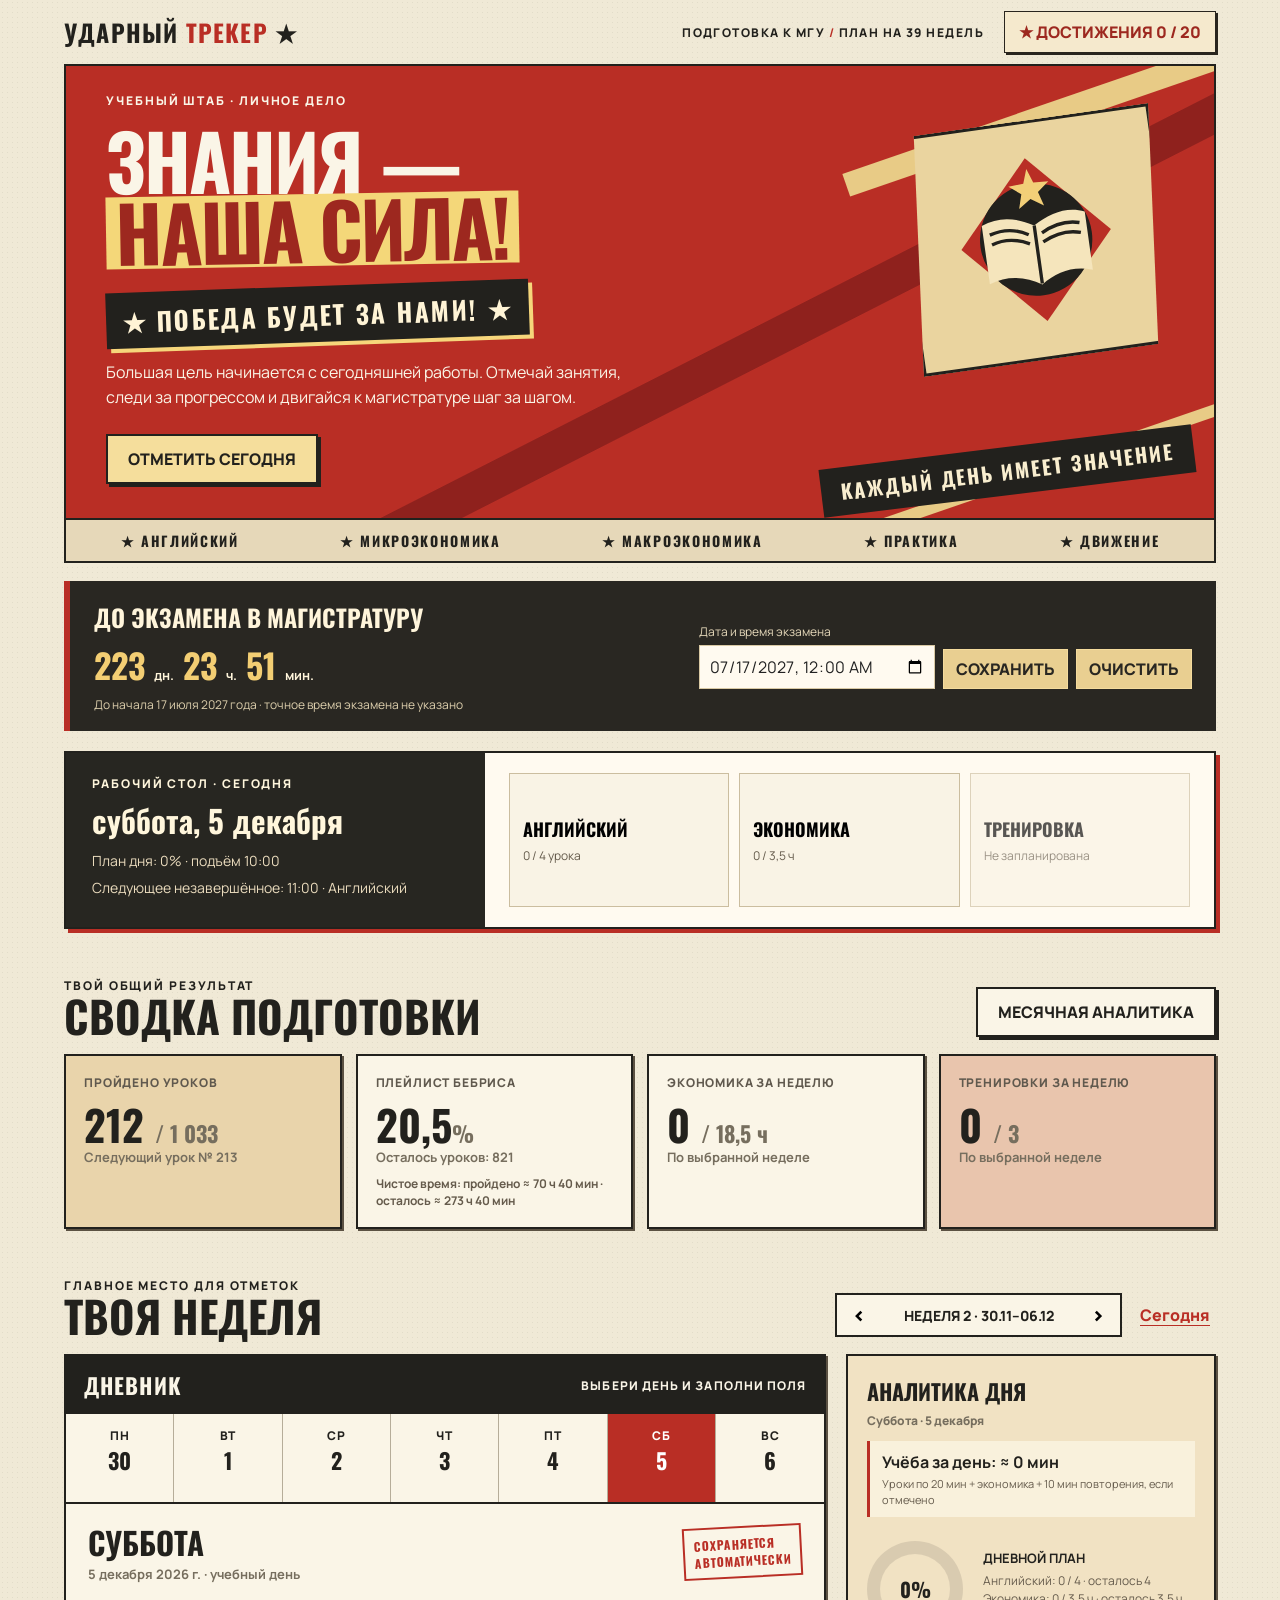
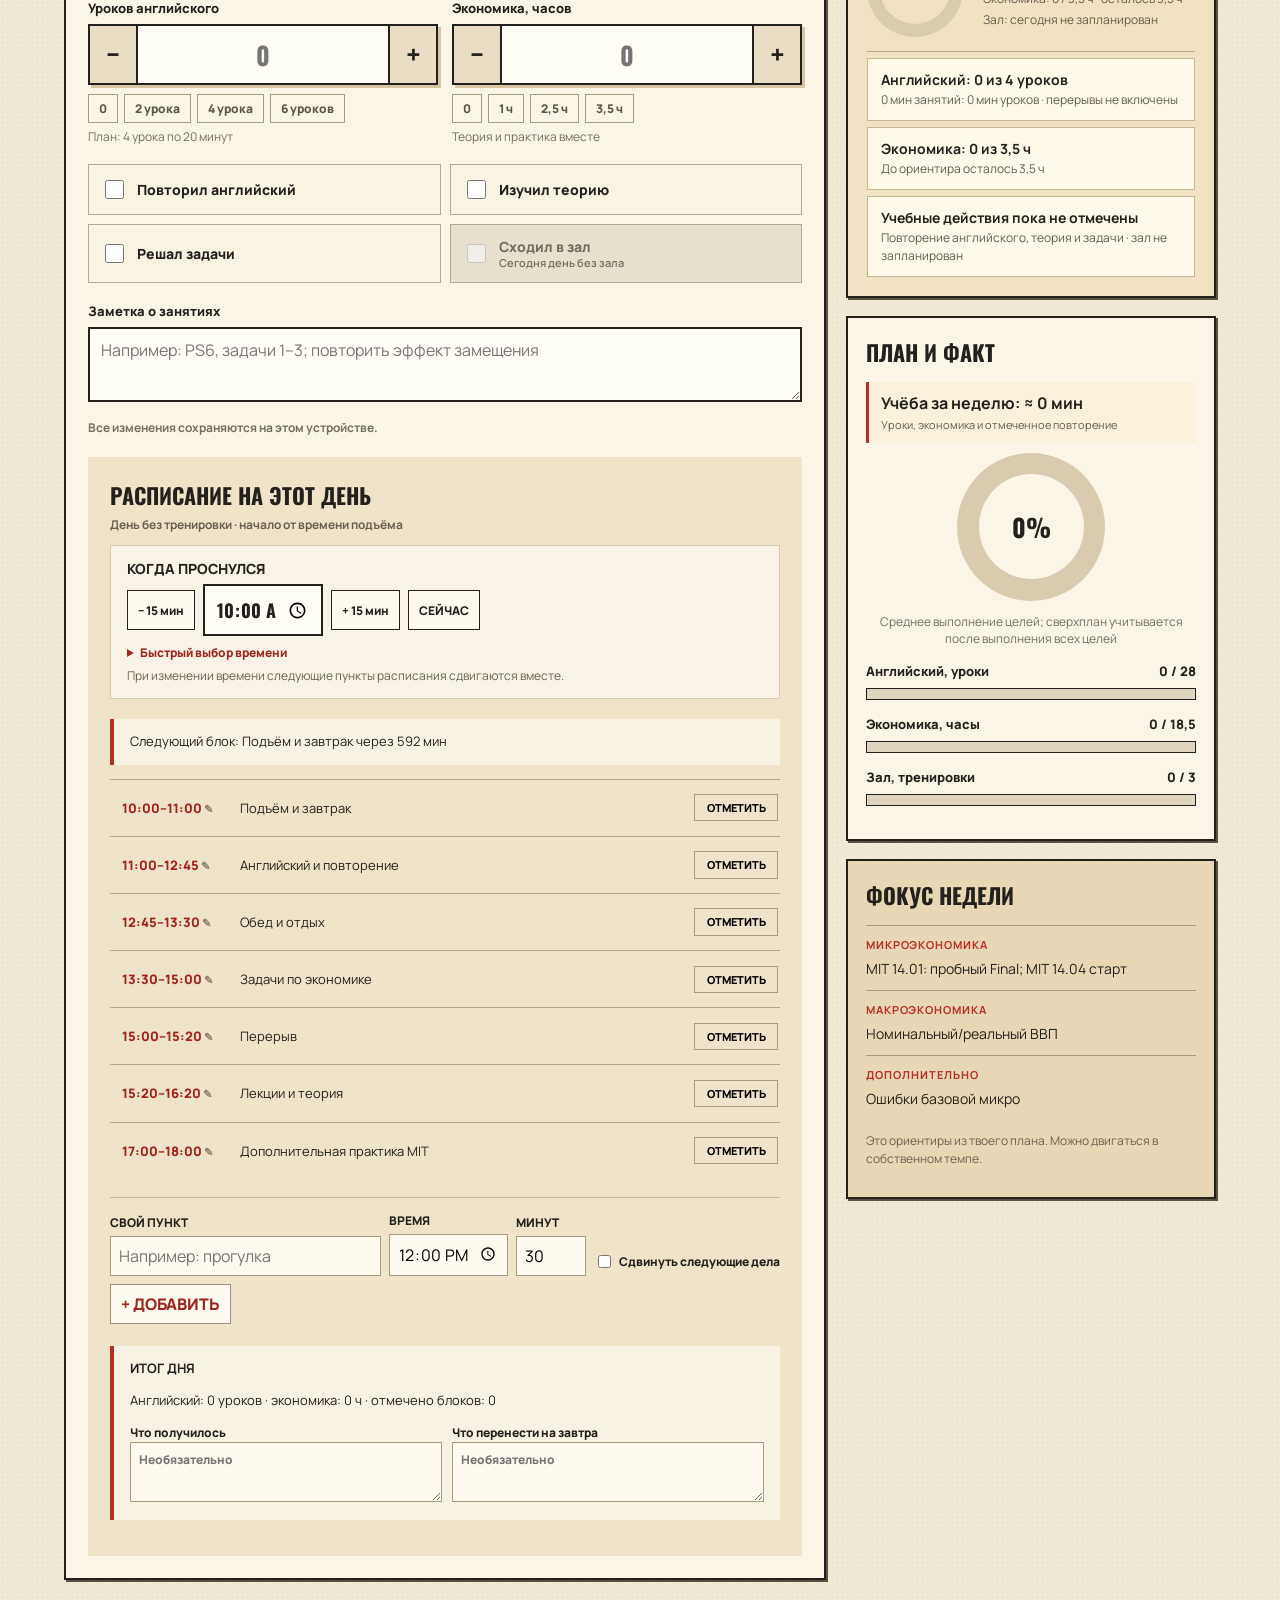
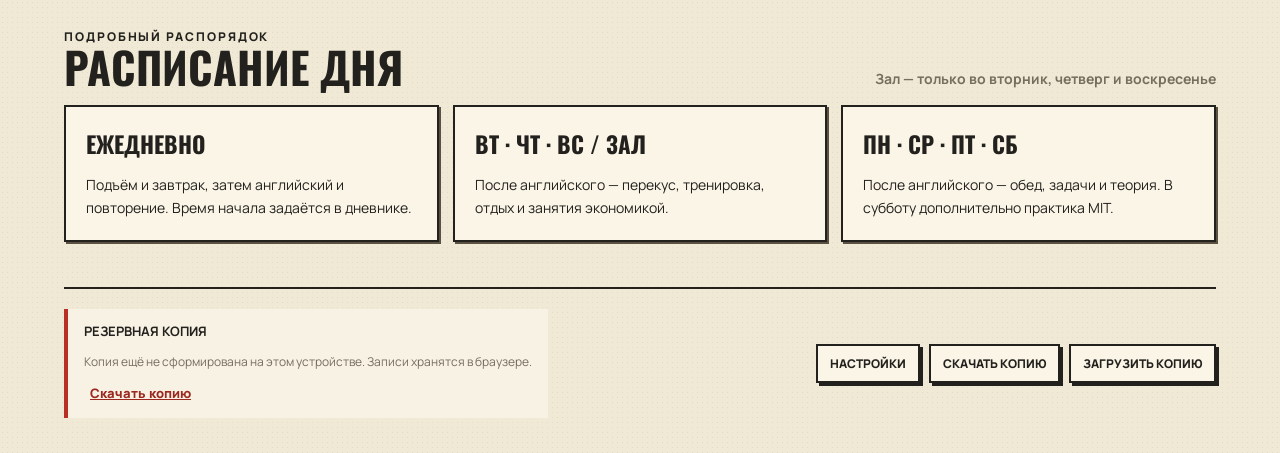
<file: docs/tracker/index.html>
<!doctype html>
<html lang="ru">
<head>
<meta charset="utf-8"><meta name="viewport" content="width=device-width, initial-scale=1">
<meta name="theme-color" content="#b72d24"><title>Ударный трекер | Путь к МГУ</title>
<style>
@import url('https://fonts.googleapis.com/css2?family=Manrope:wght@400;500;600;700;800&family=Oswald:wght@500;600;700&display=swap');
:root{--paper:#f0e9d6;--cream:#faf5e7;--ink:#22211d;--red:#b92e25;--rust:#d74430;--line:#25231d;--muted:#766e5e;--pink:#e8c9b1;--shadow:4px 4px 0 var(--ink)}*{box-sizing:border-box}html{scroll-behavior:smooth}body{margin:0;background:var(--paper);color:var(--ink);font-family:Manrope,Arial,sans-serif;font-size:16px;background-image:radial-gradient(#362d1d12 .7px,transparent .7px);background-size:5px 5px}button,input,select,textarea{font:inherit}button{cursor:pointer}button:focus-visible,input:focus-visible,textarea:focus-visible,select:focus-visible{outline:3px solid #276a9c;outline-offset:3px}.shell{max-width:1500px;margin:auto;padding:0 5vw}.top{height:66px;border-bottom:2px solid var(--ink);display:flex;align-items:center;justify-content:space-between;gap:16px}.brand{font-family:Oswald,'Arial Narrow',sans-serif;font-size:24px;letter-spacing:.05em;font-weight:700}.brand span{color:var(--red)}.topright{font-weight:800;font-size:12px;letter-spacing:.12em;text-transform:uppercase}.topright b{color:var(--red)}.hero{position:relative;overflow:hidden;min-height:390px;background:var(--red);color:var(--cream);border:2px solid var(--ink);border-top:0;display:grid;grid-template-columns:1.4fr .8fr}.hero-copy{padding:32px 0 34px 40px;position:relative;z-index:1}.eyebrow{font-weight:800;letter-spacing:.16em;text-transform:uppercase;font-size:12px}.hero h1{font-family:Oswald,'Arial Narrow',Impact,sans-serif;font-weight:700;letter-spacing:-.025em;line-height:.9;font-size:clamp(55px,7.6vw,112px);text-transform:uppercase;margin:16px 0 20px;max-width:820px}.hero h1 em{font-style:normal;color:#f6d67b}.hero p{max-width:540px;line-height:1.55;font-size:16px;margin:0 0 24px}.hero-art{position:relative;min-height:350px;overflow:hidden}.rays{position:absolute;width:620px;height:620px;right:-110px;top:-120px;border-radius:50%;background:repeating-conic-gradient(from 4deg,#f2d9a5 0deg 10deg,transparent 10deg 23deg);opacity:.9}.art-disc{position:absolute;width:270px;height:270px;right:70px;top:56px;border:3px solid var(--ink);border-radius:50%;background:#ead49f;display:grid;place-items:center;box-shadow:9px 9px 0 var(--ink);transform:rotate(-9deg)}.art-disc svg{width:86%;height:86%}.art-banner{position:absolute;right:19px;bottom:23px;transform:rotate(-7deg);background:var(--ink);color:#f9eecf;font:700 20px Oswald,Arial,sans-serif;letter-spacing:.1em;padding:9px 20px}.button{border:2px solid var(--ink);background:var(--cream);color:var(--ink);padding:12px 20px;box-shadow:3px 3px 0 var(--ink);font-weight:800}.button:hover{transform:translate(1px,1px);box-shadow:2px 2px 0 var(--ink)}.button.red{background:var(--red);color:white}.hero .button{background:#f5de9c}.hero .button:active,.button:active{transform:translate(3px,3px);box-shadow:none}.ticker{border:2px solid var(--ink);border-top:0;background:#e6d8b9;font:700 14px Oswald,Arial,sans-serif;letter-spacing:.12em;display:flex;justify-content:space-around;gap:12px;padding:10px;text-transform:uppercase}.ticker span{white-space:nowrap}.section-head{display:flex;align-items:end;justify-content:space-between;gap:16px;margin:48px 0 17px}.section-head h2{font:700 clamp(31px,3.4vw,48px)/1 Oswald,Impact,sans-serif;text-transform:uppercase;margin:0}.section-head p{margin:0;color:var(--muted);font-size:14px;font-weight:700}.panel{border:2px solid var(--ink);background:var(--cream);box-shadow:var(--shadow)}.overview{display:grid;grid-template-columns:1fr 1fr 1fr 1fr;gap:14px}.metric{padding:18px;min-height:128px;position:relative}.metric .label{font-weight:800;text-transform:uppercase;letter-spacing:.07em;font-size:12px;color:#60594e}.metric .value{font:700 42px/1 Oswald,Impact,sans-serif;margin:12px 0 3px}.metric .value span{font-size:22px;color:var(--muted)}.metric .sub{color:var(--muted);font-size:13px;font-weight:700}.metric:first-child{background:#e9d4ab}.metric:last-child{background:#e9c5ad}.weekbar{display:flex;align-items:center;gap:12px;flex-wrap:wrap}.weeknav{display:flex;align-items:center;border:2px solid var(--ink);background:var(--cream);min-height:44px}.weeknav button{border:0;background:none;font-weight:800;font-size:22px;padding:5px 15px}.weeknav button:hover{color:var(--red)}.weeknav button:disabled{opacity:.3;cursor:not-allowed}.week-label{text-align:center;min-width:195px;font-weight:800;font-size:14px}.today-button{border:0;background:none;color:var(--red);font-weight:800;text-decoration:underline;text-underline-offset:4px}.workgrid{display:grid;grid-template-columns:minmax(0,1.65fr) minmax(290px,.8fr);gap:20px}.worktop{background:var(--ink);color:var(--cream);padding:13px 18px;display:flex;align-items:center;justify-content:space-between;gap:12px}.worktop strong{font:700 22px Oswald,Arial,sans-serif;letter-spacing:.05em;text-transform:uppercase}.worktop span{font-size:12px;font-weight:800;letter-spacing:.09em;text-transform:uppercase}.weekdays{display:grid;grid-template-columns:repeat(7,1fr);border-bottom:2px solid var(--ink)}.day{min-width:0;border:0;border-right:1px solid #b6ad99;background:transparent;padding:13px 3px;color:var(--ink)}.day:last-child{border-right:0}.day:hover{background:#eddfc2}.day.selected{background:var(--red);color:#fff}.day span{display:block;font-size:12px;text-transform:uppercase;font-weight:800;letter-spacing:.08em}.day strong{display:block;font:700 22px Oswald,Arial,sans-serif}.day small{display:block;height:8px;margin-top:5px;font-size:9px}.day.selected small{color:#ffdf91}.entry{padding:22px}.entry-head{display:flex;justify-content:space-between;gap:12px;align-items:start;margin-bottom:16px}.entry-head h3{font:700 31px/1.05 Oswald,Arial,sans-serif;margin:0;text-transform:uppercase}.entry-head p{font-size:13px;color:var(--muted);font-weight:700;margin:6px 0 0}.stamp{border:2px solid var(--red);color:var(--red);font:700 12px Oswald,Arial,sans-serif;text-transform:uppercase;letter-spacing:.08em;transform:rotate(-3deg);padding:7px 9px;white-space:nowrap}.fieldgrid{display:grid;grid-template-columns:1fr 1fr;gap:14px}.field label{display:block;font-weight:800;font-size:13px;margin-bottom:7px}.field input,.field textarea,.field select{width:100%;border:2px solid var(--ink);border-radius:0;background:#fffdf6;padding:10px 11px;color:var(--ink);min-height:47px}.field textarea{resize:vertical;min-height:75px}.field small{display:block;font-size:12px;color:var(--muted);margin-top:5px}.checks{display:grid;grid-template-columns:1fr 1fr;gap:9px;margin:19px 0}.check{display:flex;align-items:center;gap:10px;border:1.5px solid #b3a994;padding:12px;background:#f9f3e4;font-weight:800;font-size:14px;cursor:pointer}.check:has(input:checked){background:#f1d7bc;border-color:var(--red)}.check input{width:19px;height:19px;accent-color:var(--red);flex:none}.notes{margin-top:14px}.saved{min-height:20px;color:var(--muted);font-size:12px;margin:12px 0 0;font-weight:700}.side{display:flex;flex-direction:column;gap:18px}.weekly{padding:18px}.weekly h3,.plan h3{font:700 22px Oswald,Arial,sans-serif;text-transform:uppercase;margin:0 0 14px}.progress-line{margin:15px 0}.progress-top{display:flex;justify-content:space-between;gap:10px;font-weight:800;font-size:13px}.bar{height:12px;background:#dfd4bd;border:1px solid var(--ink);margin-top:8px;overflow:hidden}.bar i{display:block;height:100%;background:var(--red);width:0;transition:width .25s}.plan{padding:18px;background:#e8d7b4}.plan-item{padding:11px 0;border-top:1px solid #aa9b80}.plan-item b{display:block;font-size:11px;color:var(--red);letter-spacing:.09em;text-transform:uppercase;margin-bottom:5px}.plan-item span{font-size:14px;line-height:1.45}.plan-disclaimer{font-size:12px;color:#6c6252;line-height:1.45}.schedule{display:grid;grid-template-columns:repeat(3,1fr);gap:14px}.schedule .panel{padding:20px}.schedule h3{font:700 23px Oswald,Arial,sans-serif;margin:0 0 12px;text-transform:uppercase}.schedule p{font-size:14px;line-height:1.65;margin:0}.schedule strong{color:var(--red)}.footer{margin:45px 0 0;border-top:2px solid var(--ink);padding:20px 0 35px;display:flex;justify-content:space-between;align-items:center;gap:16px;flex-wrap:wrap}.footer p{font-size:12px;color:var(--muted);max-width:650px;line-height:1.5}.actions{display:flex;gap:9px;flex-wrap:wrap}.actions button{font-size:12px;padding:9px 12px}.modal::backdrop{background:#161410ab}.modal{border:3px solid var(--ink);background:var(--cream);padding:26px;max-width:min(500px,92vw);box-shadow:8px 8px 0 var(--red)}.modal h2{font:700 30px Oswald,Arial,sans-serif;margin:0 0 6px}.modal p{font-size:13px;color:var(--muted);line-height:1.5}.modal .field{margin:15px 0}.modal .actions{margin-top:20px}.hidden{display:none!important}@media(max-width:900px){.hero{grid-template-columns:1fr 260px;min-height:350px}.hero-copy{padding-left:24px}.hero-art .rays{right:-270px}.art-disc{width:220px;height:220px;right:15px;top:75px}.art-banner{font-size:14px;right:0}.overview{grid-template-columns:repeat(2,1fr)}.workgrid{grid-template-columns:1fr}.side{display:grid;grid-template-columns:1fr 1fr}.schedule{grid-template-columns:1fr 1fr}}@media(max-width:600px){.shell{padding:0 15px}.top{height:56px}.topright{display:none}.hero{display:block;min-height:0}.hero-copy{padding:28px 20px}.hero h1{font-size:clamp(53px,15vw,78px)}.hero p{font-size:14px;max-width:85%}.hero-art{position:absolute;right:-20px;bottom:0;width:150px;height:150px;min-height:0;opacity:.35}.art-disc{width:130px;height:130px;top:10px;right:10px}.rays,.art-banner{display:none}.ticker{font-size:11px;overflow:hidden;justify-content:start}.section-head{margin-top:35px;align-items:start;flex-direction:column}.overview{gap:9px}.metric{padding:12px;min-height:110px}.metric .value{font-size:35px}.workgrid{gap:14px}.entry{padding:15px}.day{padding:11px 0}.day strong{font-size:19px}.day span{font-size:11px}.entry-head h3{font-size:25px}.stamp{font-size:10px}.fieldgrid,.checks{gap:9px}.field input{padding:8px}.check{padding:10px 8px;font-size:12px}.side,.schedule{grid-template-columns:1fr}.weekbar{width:100%}.weeknav{flex:1;justify-content:space-between}.week-label{min-width:0}.footer{margin-top:35px}}

/* Poster details and a readable daily report */
.hero{isolation:isolate}.hero:before{content:"";position:absolute;inset:0;background:linear-gradient(153deg,transparent 59%,#8f211d 59.1%,#8f211d 63%,transparent 63.1%);pointer-events:none;z-index:-1}
.hero h1{font-size:clamp(54px,7vw,103px)}.hero h1 em{display:inline-block;background:#f4d779;color:#9d281f;padding:0 .12em .04em;transform:rotate(-1deg)}
.victory{display:inline-block;background:var(--ink);color:#fff4d6;padding:9px 16px;font:700 clamp(19px,2vw,27px) Oswald,Impact,sans-serif;letter-spacing:.09em;transform:rotate(-2deg);box-shadow:4px 4px 0 #f6d67b;margin-bottom:18px}
.analytics{padding:19px;background:#f1e2c3}.analytics h3{font:700 22px Oswald,Arial,sans-serif;text-transform:uppercase;margin:0 0 14px}.analytics-date{font-size:12px;color:var(--muted);font-weight:800;margin:-9px 0 12px}.daily-item{padding:10px 0;border-top:1px solid #b9aa8e}.daily-item strong{display:block;font-size:14px}.daily-item small{display:block;color:#655b4c;font-size:12px;line-height:1.5;margin-top:4px}.check.offday{background:#e8e0cf;color:#756d60;cursor:not-allowed}.check.offday input{cursor:not-allowed}.check small{display:block;font-size:11px;font-weight:600;line-height:1.3}.day-schedule{margin-top:18px;padding:18px;background:#e8d7b4}.day-schedule h3{font:700 22px Oswald,Arial,sans-serif;margin:0 0 5px;text-transform:uppercase}.day-schedule .schedule-caption{font-size:12px;color:#6b6153;font-weight:700;margin:0 0 10px}.timeline-row{display:grid;grid-template-columns:105px 1fr;gap:9px;padding:9px 0;border-top:1px solid #b6a78b;font-size:13px;line-height:1.4}.timeline-row time{font-weight:800;color:var(--red)}.timeline-row b{font-weight:800}
@media(max-width:900px){.side{grid-template-columns:1fr 1fr}.side .analytics{grid-column:1/-1}}@media(max-width:600px){.side{grid-template-columns:1fr}.side .analytics{grid-column:auto}.timeline-row{grid-template-columns:94px 1fr}.victory{font-size:20px}}

/* Плакатная композиция и гибкое расписание */
.rays{display:none}.art-disc{border-radius:0;right:48px;top:54px;width:260px;height:240px;transform:rotate(-8deg);background:#ead49f;clip-path:polygon(9% 0,100% 0,91% 100%,0 100%)}.hero-art:before,.hero-art:after{content:"";position:absolute;transform:rotate(-19deg);background:#e8cb86}.hero-art:before{width:450px;height:24px;top:34px;right:-70px}.hero-art:after{width:390px;height:12px;bottom:48px;right:-40px}.art-banner{z-index:1}.wake-control{display:flex;align-items:end;gap:12px;flex-wrap:wrap;margin:14px 0}.wake-control .field{width:170px}.wake-control small{max-width:330px;color:#6b6153}.weekly-chart{width:148px;height:148px;margin:10px auto;border-radius:50%;display:grid;place-items:center;background:conic-gradient(var(--red) 0 var(--progress),#d9cbb0 var(--progress) 100%);transition:background .4s}.weekly-chart:before{content:attr(data-label);display:grid;place-items:center;width:105px;height:105px;border-radius:50%;background:var(--cream);font:700 25px Oswald,Arial}.panel,.button,.day{transition:transform .2s,box-shadow .2s,background-color .2s}.metric:hover{transform:translateY(-3px)}@media(prefers-reduced-motion:reduce){*,*:before,*:after{transition:none!important;scroll-behavior:auto!important}}

.number-control{display:grid;grid-template-columns:48px 1fr 48px;border:2px solid var(--ink);background:#fffdf6;box-shadow:3px 3px 0 #d8c5a4}.number-control input{border:0;text-align:center;min-width:0;font:700 25px Oswald,Arial;appearance:textfield}.number-control input::-webkit-inner-spin-button{appearance:none}.number-control button{border:0;background:#e9ddc5;color:var(--ink);font-size:26px;font-weight:800;transition:background .15s,transform .15s}.number-control button:hover{background:#dec69d}.number-control button:active{transform:scale(.91)}.number-control button:first-child{border-right:2px solid var(--ink)}.number-control button:last-child{border-left:2px solid var(--ink)}.quick-values{display:flex;gap:6px;flex-wrap:wrap;margin-top:9px}.quick-values button{border:1px solid #aa9b80;background:transparent;color:#5d5549;padding:5px 10px;font-weight:800;font-size:12px}.quick-values button:hover,.quick-values button.active{color:#fff;background:var(--red);border-color:var(--red)}

.weekly-chart.over{background:conic-gradient(#c59120 0 100%);box-shadow:0 0 0 5px #e9d3a0,0 0 0 7px #b92e25}.weekly-chart.over:before{color:#9d281f}.over-badge{display:block;width:max-content;max-width:100%;margin:14px auto 0;padding:5px 12px;background:#b92e25;color:#fff4d6;box-shadow:3px 3px 0 #22211d;font:700 14px Oswald,Arial;letter-spacing:.07em;text-align:center;transform:rotate(-2deg)}.over-badge:empty{display:none}.progress-line.over .progress-top{color:#a2221b}.progress-line.over .bar i{background:#c59120}.daily-item.over{background:#f5e3b8;box-shadow:inset 4px 0 #b92e25;padding:10px 10px 10px 14px}.daily-item.over strong:after{content:' ★ СВЕРХ ПЛАНА';color:#a2221b;font-size:11px;letter-spacing:.04em}.daily-item{transition:background .25s,box-shadow .25s}

.daily-progress{display:grid;grid-template-columns:100px 1fr;align-items:center;gap:16px;padding:14px 0}.daily-ring{width:96px;height:96px;border-radius:50%;display:grid;place-items:center;background:conic-gradient(var(--red) 0 var(--daily-progress,0%),#d9cbb0 var(--daily-progress,0%) 100%)}.daily-ring:before{content:attr(data-label);width:70px;height:70px;border-radius:50%;display:grid;place-items:center;background:#f1e2c3;font:700 20px Oswald,Arial}.daily-ring.over{background:#c59120;box-shadow:0 0 0 3px #e7c87d}.daily-progress-copy{font-size:12px;line-height:1.5;color:#655b4c}.daily-progress-copy strong{display:block;color:var(--ink);font-size:13px;margin-bottom:3px}.daily-progress-copy span{display:block}.daily-progress-copy .extra{color:#a2221b;font-weight:800}

.analytics{background:#f1e2c3}.daily-item{display:grid;grid-template-columns:68px minmax(0,1fr);column-gap:14px;align-items:center;margin-top:9px;padding:12px;border:1px solid #c8b694;background:#fff9e9;box-shadow:2px 2px 0 #c7b597}.daily-item strong,.daily-item small{grid-column:2}.daily-item small{margin-top:2px}.daily-item.over{padding:12px;background:#fae5af;border-color:#b92e25;box-shadow:inset 4px 0 #b92e25,2px 2px 0 #c7b597}.mini-ring{grid-column:1;grid-row:1 / span 2;width:64px;height:64px;border-radius:50%;display:grid;place-items:center;background:conic-gradient(var(--red) 0 var(--amount,0%),#e2d3b7 var(--amount,0%) 100%)}.mini-ring:before{content:attr(data-label);display:grid;place-items:center;width:46px;height:46px;border-radius:50%;background:#fff9e9;color:var(--ink);font:700 15px Oswald,Arial}.daily-item.over .mini-ring{background:#c59120;box-shadow:0 0 0 3px #e9cd83}.daily-item.over .mini-ring:before{background:#fae5af;color:#9d281f}

.month-button{margin-left:auto}.month-modal{width:min(1100px,94vw);max-width:none;max-height:90vh;overflow:auto}.month-head{display:flex;align-items:center;justify-content:space-between;gap:16px;flex-wrap:wrap}.month-head h2{text-transform:uppercase}.month-nav{display:flex;align-items:center;gap:12px}.month-nav button{padding:5px 14px;font-size:22px}.month-label{min-width:180px;text-align:center;font-weight:800;text-transform:capitalize}.month-metrics{display:grid;grid-template-columns:repeat(4,1fr);gap:10px;margin:20px 0}.month-metric{background:#eadbbd;border:1px solid var(--ink);padding:14px}.month-metric span{display:block;font-size:12px;font-weight:800;text-transform:uppercase}.month-metric b{display:block;font:700 30px Oswald,Arial;margin-top:5px}.month-charts{display:grid;grid-template-columns:1fr 1fr;gap:14px}.month-chart{border:1px solid var(--ink);background:#fffaf0;padding:16px;min-width:0}.month-chart h3{font:700 20px Oswald,Arial;margin:0 0 4px;text-transform:uppercase}.month-chart p{margin:0 0 12px}.histogram{height:155px;display:flex;align-items:end;gap:2px;border-bottom:2px solid var(--ink);padding-top:12px}.hist-col{flex:1;min-width:0;display:flex;height:100%;align-items:end;position:relative}.hist-bar{background:var(--red);width:100%;min-height:0;transition:height .3s}.hist-col:nth-child(even) .hist-bar{background:#d45a42}.hist-col:hover .hist-bar{background:#c59120}.month-axis{display:flex;justify-content:space-between;color:#756b5a;font-size:11px;margin-top:5px}.training-grid{display:grid;grid-template-columns:repeat(7,1fr);gap:5px}.training-day{border:1px solid #c8b694;background:#f0e5d0;padding:8px 3px;text-align:center;font-size:12px}.training-day.planned{border-color:#b92e25}.training-day.done{background:#b92e25;color:white;font-weight:800}.training-legend{font-size:12px;color:#655b4c}.month-note{font-size:12px!important;color:#655b4c}.gym-mini{margin-top:3px}.gym-mini strong{font-size:12px}.month-modal .actions{justify-content:flex-end}@media(max-width:750px){.month-metrics,.month-charts{grid-template-columns:1fr 1fr}}

/* Рабочий стол подготовки */
.hero{min-height:310px}.hero-art{min-height:310px}.hero h1{font-size:clamp(52px,6vw,88px)}.hero-copy{padding-top:26px}.desk{margin-top:20px;background:#fffaf0;border:2px solid var(--ink);display:grid;grid-template-columns:1.15fr 2fr;box-shadow:4px 4px 0 #b92e25}.desk-intro{padding:22px 26px;background:#272621;color:#fff6dc}.desk-intro h2{font:700 31px Oswald,Arial;margin:5px 0}.desk-intro p{margin:8px 0;color:#eadbbd;font-size:14px}.desk-actions{padding:20px 24px;display:grid;grid-template-columns:repeat(3,1fr);gap:10px}.desk-task{border:1px solid #cbbd9f;background:#f9f3e5;text-align:left;padding:13px;transition:transform .2s,background .2s}.desk-task:hover{transform:translateY(-3px)}.desk-task.done{background:#e2ebd9;border-color:#587351}.desk-task b,.desk-task span{display:block}.desk-task b{font:700 18px Oswald,Arial;text-transform:uppercase}.desk-task span{font-size:12px;margin-top:5px;color:#655b4c}.desk-task.done span{color:#325b3a}.desk-task.off{opacity:.65}.panel{box-shadow:2px 2px 0 #5b5142}.metric{min-height:125px}.metric .sub{line-height:1.5}.time-summary{font-size:12px;font-weight:700;color:#655b4c;margin-top:7px}.mini-ring{display:none}.daily-item{display:block;padding:11px 13px;margin-top:6px;box-shadow:none}.daily-item strong,.daily-item small{display:block}.daily-item.over{padding:11px 13px;box-shadow:inset 4px 0 #b92e25}.daily-progress{border-bottom:1px solid #b9aa8e}.timeline-row{grid-template-columns:125px 1fr auto;align-items:center}.timeline-row.completed{color:#426447;background:#e5edde}.timeline-row input[type=time]{width:110px;border:1px solid #b8a88a;padding:4px;background:#fffaf0;font-size:12px}.timeline-row button{border:1px solid #9e9077;background:#fffaf0;padding:5px 8px;font-size:11px;font-weight:800}.timeline-row.completed button{background:#426447;color:white}.month-insights{margin:0 0 14px;padding:13px 15px;background:#f4e7c9;border-left:4px solid var(--red);font-size:13px;line-height:1.6}.hist-col.missing{background:repeating-linear-gradient(135deg,transparent 0 4px,#e8dfcd 4px 5px)}@media(max-width:900px){.desk{grid-template-columns:1fr}.desk-actions{grid-template-columns:repeat(3,1fr)}}@media(max-width:600px){.desk-actions{grid-template-columns:1fr}.timeline-row{grid-template-columns:100px 1fr}.timeline-row button{grid-column:2}}

.wake-control{display:block;margin:16px 0 20px;padding:16px;background:#f7eed9;border:1px solid #c7b697}.wake-control .field{width:auto}.wake-control label{font-size:14px}.wake-time-row{display:flex;align-items:stretch;gap:8px;flex-wrap:wrap}.wake-time-row input[type=time]{width:150px;min-height:46px;text-align:center;font:700 21px Oswald,Arial}.wake-step,.wake-preset{border:1px solid var(--ink);background:#fffaf0;color:var(--ink);font-weight:800;transition:background .18s,transform .18s}.wake-step{min-width:54px;padding:8px 10px}.wake-step:hover,.wake-preset:hover{background:#ead5ab}.wake-step:active,.wake-preset:active{transform:scale(.96)}.wake-options{display:flex;gap:7px;flex-wrap:wrap;margin-top:10px}.wake-preset{padding:7px 12px;font-size:13px}.wake-preset.active{background:var(--red);border-color:var(--red);color:white}.wake-control small{display:block;max-width:none;color:#6b6153;margin-top:9px;line-height:1.4}

.timeline-row{grid-template-columns:minmax(280px,auto) minmax(130px,1fr) auto;gap:12px}.schedule-time-controls{display:flex;align-items:center;gap:4px;flex-wrap:wrap}.schedule-time-controls input[type=time]{width:90px;min-height:36px;text-align:center;padding:4px;font-weight:800}.schedule-time-controls button{min-height:36px;border:1px solid #aa9b80;background:#fffaf0;padding:5px 7px;font-size:11px;font-weight:800}.schedule-time-controls button:hover{background:#e9d3aa}.schedule-time-controls button:active{transform:scale(.95)}.schedule-time-controls .schedule-reset{color:#a2221b}@media(max-width:900px){.timeline-row{grid-template-columns:1fr auto}.schedule-time-controls{grid-column:1/-1}}

.hist-bar{display:flex;flex-direction:column;justify-content:flex-end;background:transparent!important}.hist-base{width:100%;background:#b92e25}.hist-extra{width:100%;background:#c59120}.hist-col:hover .hist-base{background:#93251d}.month-extra{font-size:12px;font-weight:800;color:#9a6710;margin-top:5px}.chart-legend{display:flex;gap:16px;flex-wrap:wrap;margin:0 0 10px;font-size:12px;font-weight:700;color:#655b4c}.chart-legend span:before{content:'';display:inline-block;width:10px;height:10px;background:#b92e25;margin-right:5px}.chart-legend span.extra:before{background:#c59120}

.routine-section{margin-top:20px;border-top:2px solid var(--ink);padding-top:18px}.routine-section h3{font:700 24px Oswald,Arial;margin:0 0 5px}.routine-cards{display:grid;grid-template-columns:repeat(3,1fr);gap:10px;margin:14px 0}.routine-card{border:1px solid #c2ad89;background:#f6ead1;padding:12px}.routine-card span{display:block;font-size:12px;font-weight:800;color:#655b4c}.routine-card b{display:block;font:700 25px Oswald,Arial;margin-top:5px}.routine-graph{background:#fffaf0;border:1px solid var(--ink);padding:15px}.routine-message{font-size:13px;color:#655b4c;line-height:1.5}.routine-bar{width:100%;background:#537254}@media(max-width:700px){.routine-cards{grid-template-columns:1fr}}

/* Компактный распорядок */
.day-schedule{background:#efe3c9;padding:22px}.wake-control{padding:13px 16px;margin:12px 0 20px;background:#f9f3e7;border-color:#d8cbb1}.wake-control label{margin-bottom:6px}.wake-time-row{align-items:center}.wake-time-row input[type=time]{width:120px;min-height:40px;font-size:18px}.wake-step{min-height:40px;padding:6px 10px;font-size:12px}.wake-presets-toggle{margin-top:8px}.wake-presets-toggle summary{cursor:pointer;width:max-content;color:#9d281f;font-weight:800;font-size:12px}.wake-options{margin-top:8px}.wake-control small{font-size:12px;margin-top:7px}.timeline-row{grid-template-columns:116px minmax(0,1fr) auto;gap:12px;padding:10px 2px}.schedule-time-menu{position:relative}.schedule-time-menu summary{list-style:none;cursor:pointer;font-weight:800;color:#a2221b;padding:8px 9px;border:1px solid transparent;white-space:nowrap}.schedule-time-menu summary::-webkit-details-marker{display:none}.schedule-time-menu summary:after{content:' ✎';font-size:11px;color:#8d806c}.schedule-time-menu summary:hover,.schedule-time-menu[open] summary{background:#fffaf0;border-color:#c7b697}.schedule-time-controls{position:absolute;top:100%;left:0;z-index:5;width:280px;padding:10px;background:#fffaf0;border:1px solid #8d806c;box-shadow:3px 3px 0 #bcae94}.timeline-row button[data-schedule-done]{min-width:84px;font-size:11px;background:transparent;border-color:#aa9b80}.timeline-row.completed button[data-schedule-done]{background:#426447;color:white}.timeline-row.completed{padding-left:8px}@media(max-width:900px){.timeline-row{grid-template-columns:112px minmax(0,1fr) auto}.schedule-time-controls{grid-column:auto}}

.month-modal .month-head{position:sticky;top:-26px;z-index:12;background:var(--cream);padding:12px 0;border-bottom:1px solid #cbbd9f}.month-close-top{border:1px solid var(--ink);background:#fffaf0;color:var(--ink);font-weight:800;padding:9px 14px;min-height:42px}.month-close-top:hover{background:var(--red);color:white}

.custom-add{display:flex;gap:8px;align-items:end;flex-wrap:wrap;margin:18px 0 0;padding-top:14px;border-top:1px solid #c7b697}.custom-add label{display:block;font-size:12px;font-weight:800;margin-bottom:5px}.custom-add input{border:1px solid #a99b82;background:#fffaf0;padding:8px;min-height:40px}.custom-add .custom-name{flex:1;min-width:180px}.custom-add .custom-name input{width:100%}.custom-add button,.custom-remove{border:1px solid #9e9077;background:#fffaf0;color:#9d281f;font-weight:800;padding:8px 10px;min-height:40px}.custom-remove{font-size:11px;min-height:33px}.custom-task-label{display:flex;align-items:center;gap:8px;flex-wrap:wrap}.custom-task-label small{font-size:10px;color:#8b765c;text-transform:uppercase;letter-spacing:.05em}

.timeline-row:has(.custom-time-controls){grid-template-columns:minmax(160px,auto) minmax(0,1fr) auto}.custom-time-controls{display:flex;align-items:center;gap:3px}.custom-time-controls button{padding:5px;min-width:27px;font-size:11px}.custom-time-controls input[type=time]{width:83px;padding:4px;font-size:12px}

.schedule-status,.day-review,.backup-note{margin:14px 0;padding:13px 16px;background:#f8f2e5;border-left:4px solid #b92e25;font-size:13px;line-height:1.5}.schedule-status strong{display:block}.schedule-status button{margin-top:7px;border:1px solid #9d281f;background:transparent;color:#9d281f;padding:6px 9px;font-weight:800}.timeline-row.completed{background:#e4eddf}.timeline-row.completed button[data-schedule-done],.timeline-row.completed button[data-custom-done]{background:#426447;color:#fff}.duration-field{display:flex;align-items:center;gap:5px;font-size:12px;font-weight:700}.duration-field input{width:65px;padding:5px;border:1px solid #aa9b80;background:#fffaf0}.timeline-meta{display:block;font-size:11px;color:#766e5e;margin-top:3px}.custom-edit{border:1px solid #9e9077;background:#fffaf0;padding:6px 8px;font-weight:800;font-size:11px}.custom-add .shift-choice{display:flex;align-items:center;gap:5px;font-size:12px}.custom-add .shift-choice input{min-height:0}.review-inputs{display:grid;grid-template-columns:1fr 1fr;gap:10px;margin-top:10px}.review-inputs textarea{width:100%;min-height:60px;resize:vertical;border:1px solid #aa9b80;background:#fffaf0;padding:8px}.review-inputs label{font-size:12px;font-weight:800}.backup-note{margin:0;max-width:650px}.backup-note button{border:0;background:none;text-decoration:underline;color:#9d281f;font-weight:800;cursor:pointer}@media(max-width:700px){.review-inputs{grid-template-columns:1fr}}

.study-time-box{padding:10px 12px;margin:10px 0;background:#f9f1dc;border-left:3px solid #b92e25}.study-time-box strong,.study-time-box small{display:block}.study-time-box small{font-size:11px;line-height:1.4;color:#655b4c;margin-top:3px}.month-metrics{grid-template-columns:repeat(auto-fit,minmax(150px,1fr))}

.achievement-open{border:1px solid #29251e;background:#f5e9cd;color:#9d281f;padding:9px 14px;font-weight:800;box-shadow:2px 2px 0 #29251e}.top-actions{display:flex;align-items:center;gap:20px}.awards-dialog{width:min(1100px,94vw);max-width:none;max-height:90vh;overflow:auto}.awards-head{position:sticky;top:-26px;z-index:4;display:flex;align-items:center;justify-content:space-between;gap:12px;background:var(--cream);padding:12px 0;border-bottom:1px solid #cbbd9f}.awards-head h2{font:700 32px Oswald,Arial;margin:0}.awards-intro{line-height:1.5;color:#655b4c;font-size:13px}.awards-grid{display:grid;grid-template-columns:repeat(4,minmax(0,1fr));gap:12px;margin-top:18px}.award-card{min-height:236px;padding:16px;background:#f7f0e0;border:1px solid #c6b99f;display:flex;flex-direction:column;align-items:center;text-align:center}.award-card.unlocked{background:#f7ebcb;border-color:#a88335;box-shadow:2px 2px 0 #c3aa74}.medal{width:76px;height:76px;position:relative;display:grid;place-items:center;margin:5px auto 13px;color:#fff4d4;background:linear-gradient(145deg,#cba43b,#8e5e16);border:3px solid #f2d78b;outline:2px solid #8d6422;clip-path:polygon(50% 0,89% 12%,94% 62%,77% 87%,50% 100%,23% 87%,6% 62%,11% 12%);font:700 26px Oswald,Arial;text-shadow:1px 2px #725116}.medal:before{content:'★';position:absolute;top:5px;font-size:12px;color:#ffe7a0}.medal-icon{transform:translateY(5px)}.award-card.locked .medal{filter:grayscale(1);opacity:.45}.award-card h3{font:700 18px Oswald,Arial;margin:0 0 6px;text-transform:uppercase}.award-card p{font-size:12px;color:#655b4c;line-height:1.45;margin:0 0 10px}.award-progress{width:100%;height:6px;background:#d9ccb4;margin-top:auto}.award-progress i{display:block;height:100%;background:#b92e25}.award-meta{font-size:11px;font-weight:700;color:#71644e;margin-top:8px}.award-manual{margin-top:10px;padding:7px 10px;border:1px solid #9d281f;background:#fffaf0;color:#9d281f;font-size:12px;font-weight:800}.award-toasts{position:fixed;top:20px;right:20px;z-index:9999;display:flex;flex-direction:column;align-items:end;gap:10px;pointer-events:none}.award-toast{pointer-events:auto;display:flex;align-items:center;gap:14px;width:min(365px,90vw);padding:14px;background:#27251f;color:#fff3d1;border:2px solid #d5ad55;box-shadow:4px 4px 0 #9d281f;animation:awardEnter .4s ease both}.award-toast .medal{width:55px;height:55px;flex:none;margin:0;font-size:20px}.award-toast strong,.award-toast small{display:block}.award-toast strong{font:700 20px Oswald,Arial;text-transform:uppercase}.award-toast small{font-size:11px;letter-spacing:.08em;color:#e4c77e}.award-close{margin-left:auto;align-self:start;background:none;border:0;color:#fff;font-size:20px;cursor:pointer}@keyframes awardEnter{from{opacity:0;transform:translateX(45px)}to{opacity:1;transform:translateX(0)}}@media(max-width:900px){.awards-grid{grid-template-columns:repeat(2,minmax(0,1fr))}}@media(max-width:500px){.awards-grid{grid-template-columns:1fr}.topright{display:none}}@media(prefers-reduced-motion:reduce){.award-toast{animation:none}}

.exam-countdown{display:grid;grid-template-columns:1fr auto;gap:20px;align-items:center;margin-top:18px;padding:18px 24px;background:#292722;color:#fff5db;border-left:6px solid #b92e25}.exam-countdown h2{margin:0;font:700 24px Oswald,Arial;text-transform:uppercase}.exam-time{display:flex;align-items:baseline;gap:9px;margin-top:4px}.exam-time strong{font:700 34px Oswald,Arial;color:#f3ce73}.exam-time span{font-weight:700;font-size:13px}.exam-form{display:flex;gap:8px;align-items:end;flex-wrap:wrap}.exam-form label{display:block;font-size:12px;color:#e4d7b9;margin-bottom:5px}.exam-form input{border:1px solid #d9c9a4;background:#fffaf0;color:#222;padding:9px;min-height:40px}.exam-form button{min-height:40px;padding:8px 12px;border:1px solid #f4db9d;background:#e9cf91;color:#292722;font-weight:800}.exam-caption{font-size:12px;color:#ddcfad;margin:6px 0 0}.awards-dialog{background:#211e1a;color:#f5e8c8;border:3px solid #7c623c;box-shadow:8px 8px 0 #941f1b}.awards-head{background:#211e1a;border-bottom:1px solid #756144}.awards-intro{color:#c5b89e}.awards-grid{display:block;margin-top:20px}.award-shelf{margin:0 0 26px}.award-shelf h3{font:700 19px Oswald,Arial;letter-spacing:.09em;text-transform:uppercase;margin:0 0 8px;color:var(--rarity)}.shelf-items{display:grid;grid-template-columns:repeat(auto-fit,minmax(150px,1fr));gap:12px;padding:16px 12px 13px;background:linear-gradient(#1a1815,#30281f);border:1px solid #655238;border-bottom:9px solid #846745;box-shadow:0 6px 0 #48392c}.shelf-slot{position:relative;text-align:center;min-height:160px;outline-offset:3px}.shelf-slot .medal{width:76px;height:76px;margin:5px auto 14px;background:linear-gradient(140deg,var(--bright),var(--rarity));border-color:var(--bright);outline-color:var(--rarity);transition:transform .22s,filter .22s}.shelf-slot:hover .medal,.shelf-slot:focus-within .medal,.shelf-slot:focus .medal{transform:translateY(-5px);filter:drop-shadow(0 4px 8px var(--rarity))}.shelf-slot.locked .medal{filter:grayscale(1);opacity:.35}.shelf-slot.trophy .medal{clip-path:polygon(3% 8%,97% 8%,87% 54%,67% 70%,63% 80%,81% 80%,88% 96%,12% 96%,19% 80%,37% 80%,33% 70%,13% 54%)}.shelf-slot h4{font:700 16px Oswald,Arial;margin:0;color:#f4e8ce;text-transform:uppercase}.shelf-slot.locked h4{color:#968c7e}.shelf-slot .award-manual{margin-top:8px;background:#34291e;color:#f4db9d;border-color:#9c8152}.award-tooltip{position:absolute;z-index:5;bottom:calc(100% - 8px);left:50%;transform:translate(-50%,5px);width:230px;max-width:85vw;padding:12px;background:#f8efd9;color:#29241d;border:2px solid var(--rarity);box-shadow:3px 3px 0 #100f0c;font-size:12px;line-height:1.45;opacity:0;visibility:hidden;pointer-events:none;transition:opacity .15s,transform .15s}.shelf-slot:hover .award-tooltip,.shelf-slot:focus .award-tooltip,.shelf-slot:focus-within .award-tooltip{opacity:1;visibility:visible;transform:translate(-50%,0)}.award-tooltip strong,.award-tooltip span{display:block}.award-tooltip strong{font-size:14px;margin-bottom:4px}.award-tooltip .award-meta{color:#6b5a41}.shelf-legendary{--rarity:#d5a63a;--bright:#ffe59a}.shelf-epic{--rarity:#a46ac1;--bright:#e3b9f2}.shelf-rare{--rarity:#5486bc;--bright:#bad8f5}.shelf-uncommon{--rarity:#6c9b6b;--bright:#c2e3bb}.shelf-common{--rarity:#a38e72;--bright:#e7d8c1}@media(max-width:850px){.exam-countdown{grid-template-columns:1fr}.shelf-items{grid-template-columns:repeat(3,minmax(0,1fr))}}
@keyframes awardExit{to{opacity:0;transform:translateX(48px) scale(.96)}}.award-toast.leaving{animation:awardExit .45s ease-in forwards;pointer-events:none}@media(prefers-reduced-motion:reduce){.award-toast.leaving{animation:none;opacity:0}}
</style>
</head>
<body>
<div class="shell">
 <header class="top"><div class="brand">УДАРНЫЙ <span>ТРЕКЕР</span> ★</div><div class="top-actions"><div class="topright">ПОДГОТОВКА К МГУ <b> / </b> ПЛАН НА 39 НЕДЕЛЬ</div><button class="achievement-open" id="openAwards">★ ДОСТИЖЕНИЯ <span id="awardCount"></span></button></div></header>
 <section class="hero"><div class="hero-copy"><div class="eyebrow">Учебный штаб · личное дело</div><h1>ЗНАНИЯ —<br><em>НАША СИЛА!</em></h1><div class="victory">★ ПОБЕДА БУДЕТ ЗА НАМИ! ★</div><p>Большая цель начинается с сегодняшней работы. Отмечай занятия, следи за прогрессом и двигайся к магистратуре шаг за шагом.</p><button class="button" id="goToday">ОТМЕТИТЬ СЕГОДНЯ</button></div><div class="hero-art" aria-hidden="true"><div class="art-disc"><svg viewBox="0 0 240 240"><path fill="#b92e25" d="M30 120 120 22l90 98-90 98z"/><circle cx="120" cy="120" r="67" fill="#22211d"/><path fill="#f5e5bc" d="M58 95c22-9 42-4 62 8 21-12 42-17 62-8v70c-24-8-43-3-62 9-19-12-39-17-62-9z"/><path d="M120 103v70M66 107c17-5 33-2 46 6M128 113c15-8 29-11 46-6M67 119c15-5 30-3 45 5M128 124c16-8 31-10 46-5" fill="none" stroke="#22211d" stroke-width="4"/><path fill="#f2cf78" d="m120 35 6 17 18 1-14 11 5 17-15-10-15 10 5-17-14-11 18-1z"/></svg></div><div class="art-banner">КАЖДЫЙ ДЕНЬ ИМЕЕТ ЗНАЧЕНИЕ</div></div></section>
 <div class="ticker"><span>★ АНГЛИЙСКИЙ</span><span>★ МИКРОЭКОНОМИКА</span><span>★ МАКРОЭКОНОМИКА</span><span>★ ПРАКТИКА</span><span>★ ДВИЖЕНИЕ</span></div>
 <section class="exam-countdown" aria-label="Обратный отсчёт до экзамена"><div><h2>ДО ЭКЗАМЕНА В МАГИСТРАТУРУ</h2><div class="exam-time" id="examCountdown">Дата экзамена ещё не указана</div><p class="exam-caption" id="examCaption">Укажи дату и время экзамена по местному времени устройства.</p></div><form class="exam-form" id="examForm"><div><label for="examDate">Дата и время экзамена</label><input type="datetime-local" id="examDate" required></div><button type="submit">СОХРАНИТЬ</button><button type="button" id="examClear">ОЧИСТИТЬ</button></form></section><section class="desk" aria-label="Сегодня"><div class="desk-intro"><div class="eyebrow">Рабочий стол · сегодня</div><h2 id="deskDate"></h2><p id="deskSummary"></p><p id="deskNext"></p><p id="backupReminder"></p></div><div class="desk-actions"><button type="button" class="desk-task" id="deskEnglish"><b>Английский</b><span></span></button><button type="button" class="desk-task" id="deskEconomics"><b>Экономика</b><span></span></button><button type="button" class="desk-task" id="deskGym"><b>Тренировка</b><span></span></button></div></section><div class="section-head"><div><div class="eyebrow">Твой общий результат</div><h2>СВОДКА ПОДГОТОВКИ</h2></div><button class="button month-button" id="openMonth">МЕСЯЧНАЯ АНАЛИТИКА</button></div>
 <section class="overview" aria-label="Общий прогресс"><div class="panel metric"><div class="label">Пройдено уроков</div><div class="value" id="totalLessons">212 <span>/ 1033</span></div><div class="sub" id="nextLesson">Следующий урок № 213</div></div><div class="panel metric"><div class="label">Плейлист Бебриса</div><div class="value" id="englishPct">20,5<span>%</span></div><div class="sub" id="remaining">Осталось 821 урок</div><div class="time-summary" id="playlistTime"></div></div><div class="panel metric"><div class="label">Экономика за неделю</div><div class="value" id="econMetric">0 <span>/ 18,5 ч</span></div><div class="sub">По выбранной неделе</div></div><div class="panel metric"><div class="label">Тренировки за неделю</div><div class="value" id="gymMetric">0 <span>/ 3</span></div><div class="sub">По выбранной неделе</div></div></section>
 <div class="section-head" id="work"><div><div class="eyebrow">Главное место для отметок</div><h2>ТВОЯ НЕДЕЛЯ</h2></div><div class="weekbar"><div class="weeknav"><button id="prevWeek" aria-label="Предыдущая неделя">‹</button><span class="week-label" id="weekLabel"></span><button id="nextWeek" aria-label="Следующая неделя">›</button></div><button class="today-button" id="currentWeek">Сегодня</button></div></div>
 <section class="workgrid"><div class="panel"><div class="worktop"><strong>ДНЕВНИК</strong><span>Выбери день и заполни поля</span></div><div class="weekdays" id="weekdays"></div><div class="entry"><div class="entry-head"><div><h3 id="dayHeading"></h3><p id="dayHint"></p></div><div class="stamp" id="saveStamp">СОХРАНЯЕТСЯ<br>АВТОМАТИЧЕСКИ</div></div><div class="fieldgrid"><div class="field"><label for="lessons">Уроков английского</label><div class="number-control"><button type="button" data-adjust="lessons" data-delta="-1" aria-label="Уменьшить количество уроков">−</button><input type="number" id="lessons" min="0" max="100" step="1" inputmode="numeric" placeholder="0"><button type="button" data-adjust="lessons" data-delta="1" aria-label="Добавить урок">+</button></div><div class="quick-values" aria-label="Быстрый выбор уроков"><button type="button" data-target="lessons" data-value="0">0</button><button type="button" data-target="lessons" data-value="2">2 урока</button><button type="button" data-target="lessons" data-value="4">4 урока</button><button type="button" data-target="lessons" data-value="6">6 уроков</button></div><small>План: 4 урока по 20 минут</small></div><div class="field"><label for="economics">Экономика, часов</label><div class="number-control"><button type="button" data-adjust="economics" data-delta="-0.25" aria-label="Уменьшить время на 15 минут">−</button><input type="number" id="economics" min="0" max="24" step="0.25" inputmode="decimal" placeholder="0"><button type="button" data-adjust="economics" data-delta="0.25" aria-label="Добавить 15 минут">+</button></div><div class="quick-values" aria-label="Быстрый выбор времени"><button type="button" data-target="economics" data-value="0">0</button><button type="button" data-target="economics" data-value="1">1 ч</button><button type="button" data-target="economics" data-value="2.5">2,5 ч</button><button type="button" data-target="economics" data-value="3.5">3,5 ч</button></div><small>Теория и практика вместе</small></div></div><div class="checks"><label class="check"><input type="checkbox" id="repeat"> Повторил английский</label><label class="check"><input type="checkbox" id="theory"> Изучил теорию</label><label class="check"><input type="checkbox" id="problems"> Решал задачи</label><label class="check" id="gymLabel"><input type="checkbox" id="gym"><span>Сходил в зал<small id="gymStatus">По плану: вт, чт, вс</small></span></label></div><div class="field notes"><label for="notes">Заметка о занятиях</label><textarea id="notes" maxlength="1000" placeholder="Например: PS6, задачи 1–3; повторить эффект замещения"></textarea></div><p class="saved" id="saveMessage" aria-live="polite">Все изменения сохраняются на этом устройстве.</p><div class="day-schedule"><h3>РАСПИСАНИЕ НА ЭТОТ ДЕНЬ</h3><p class="schedule-caption" id="scheduleCaption"></p><div class="wake-control"><div class="field"><label for="wakeTime">КОГДА ПРОСНУЛСЯ</label><div class="wake-time-row"><button type="button" class="wake-step" data-wake-step="-15" aria-label="На 15 минут раньше">− 15 мин</button><input id="wakeTime" type="time" value="10:00" aria-label="Время пробуждения"><button type="button" class="wake-step" data-wake-step="15" aria-label="На 15 минут позже">+ 15 мин</button><button type="button" class="wake-step" id="wakeNow">СЕЙЧАС</button></div><details class="wake-presets-toggle"><summary>Быстрый выбор времени</summary><div class="wake-options" aria-label="Быстрый выбор времени"><button type="button" class="wake-preset" data-wake="07:00">07:00</button><button type="button" class="wake-preset" data-wake="08:00">08:00</button><button type="button" class="wake-preset" data-wake="09:00">09:00</button><button type="button" class="wake-preset" data-wake="10:00">10:00</button><button type="button" class="wake-preset" data-wake="11:00">11:00</button><button type="button" class="wake-preset" data-wake="12:00">12:00</button></div></details></div><small>При изменении времени следующие пункты расписания сдвигаются вместе.</small></div><div class="schedule-status" id="scheduleStatus" aria-live="polite"></div><div id="todaySchedule"></div><form class="custom-add" id="customScheduleForm"><div class="custom-name"><label for="customName">СВОЙ ПУНКТ</label><input id="customName" maxlength="80" placeholder="Например: прогулка" required></div><div><label for="customTime">ВРЕМЯ</label><input id="customTime" type="time" value="12:00" required></div><div><label for="customDuration">МИНУТ</label><input id="customDuration" type="number" min="5" max="720" step="5" value="30" required style="width:70px"></div><label class="shift-choice"><input type="checkbox" id="customShift"> Сдвинуть следующие дела</label><button type="submit">+ ДОБАВИТЬ</button><small id="customConflict" style="flex-basis:100%;color:#9d281f" aria-live="polite"></small></form><section class="day-review"><strong>ИТОГ ДНЯ</strong><p id="dayReviewSummary"></p><div class="review-inputs"><label>Что получилось<textarea id="reviewGood" maxlength="500" placeholder="Необязательно"></textarea></label><label>Что перенести на завтра<textarea id="reviewNext" maxlength="500" placeholder="Необязательно"></textarea></label></div></section></div></div></div>
 <aside class="side"><div class="panel analytics"><h3>АНАЛИТИКА ДНЯ</h3><p class="analytics-date" id="dailyDate"></p><div class="study-time-box"><strong id="dayStudyTime"></strong><small>Уроки по 20 мин + экономика + 10 мин повторения, если отмечено</small></div><div class="daily-progress"><div class="daily-ring" id="dailyRing" role="img" aria-label="Выполнение дневного плана"></div><div class="daily-progress-copy"><strong>ДНЕВНОЙ ПЛАН</strong><span id="dailyProgressEnglish"></span><span id="dailyProgressEcon"></span><span id="dailyProgressGym" class="gym-mini"></span><span id="dailyProgressExtra" class="extra"></span></div></div><div class="daily-item"><div class="mini-ring" id="englishRing" role="img"></div><strong id="dailyEnglish"></strong><small id="dailyEnglishDetail"></small></div><div class="daily-item"><div class="mini-ring" id="econRing" role="img"></div><strong id="dailyEcon"></strong><small id="dailyEconDetail"></small></div><div class="daily-item"><div class="mini-ring" id="checksRing" role="img"></div><strong id="dailyChecks"></strong><small id="dailyChecksDetail"></small></div></div><div class="panel weekly"><h3>ПЛАН И ФАКТ</h3><div class="study-time-box"><strong id="weekStudyTime"></strong><small>Уроки, экономика и отмеченное повторение</small></div><div class="weekly-chart" id="weeklyChart" role="img" aria-label="Выполнение недельного плана"></div><span class="over-badge" id="overBadge" aria-live="polite"></span><p id="chartCaption" style="text-align:center;font-size:12px;color:#766e5e">Среднее выполнение трёх целей за неделю</p><div class="progress-line"><div class="progress-top"><span>Английский, уроки</span><span id="lessonBarText"></span></div><div class="bar"><i id="lessonBar"></i></div></div><div class="progress-line"><div class="progress-top"><span>Экономика, часы</span><span id="econBarText"></span></div><div class="bar"><i id="econBar"></i></div></div><div class="progress-line"><div class="progress-top"><span>Зал, тренировки</span><span id="gymBarText"></span></div><div class="bar"><i id="gymBar"></i></div></div></div><div class="panel plan"><h3>ФОКУС НЕДЕЛИ</h3><div class="plan-item"><b>Микроэкономика</b><span id="microPlan"></span></div><div class="plan-item"><b>Макроэкономика</b><span id="macroPlan"></span></div><div class="plan-item"><b>Дополнительно</b><span id="extraPlan"></span></div><p class="plan-disclaimer">Это ориентиры из твоего плана. Можно двигаться в собственном темпе.</p></div></aside></section>
 <div class="section-head"><div><div class="eyebrow">Подробный распорядок</div><h2>РАСПИСАНИЕ ДНЯ</h2></div><p>Зал — только во вторник, четверг и воскресенье</p></div>
 <section class="schedule"><div class="panel"><h3>ЕЖЕДНЕВНО</h3><p>Подъём и завтрак, затем английский и повторение. Время начала задаётся в дневнике.</p></div><div class="panel"><h3>ВТ · ЧТ · ВС / ЗАЛ</h3><p>После английского — перекус, тренировка, отдых и занятия экономикой.</p></div><div class="panel"><h3>ПН · СР · ПТ · СБ</h3><p>После английского — обед, задачи и теория. В субботу дополнительно практика MIT.</p></div></section>

 <footer class="footer"><div class="backup-note"><strong>РЕЗЕРВНАЯ КОПИЯ</strong><p id="backupStatus">Записи хранятся в этом браузере.</p><button type="button" id="backupQuick">Скачать копию</button></div><div class="actions"><button class="button" id="settingsBtn">НАСТРОЙКИ</button><button class="button" id="exportBtn">СКАЧАТЬ КОПИЮ</button><button class="button" id="importBtn">ЗАГРУЗИТЬ КОПИЮ</button><input id="importFile" class="hidden" type="file" accept="application/json,.json"></div></footer>
</div>
<dialog class="modal month-modal" id="monthDialog"><div class="month-head"><div><div class="eyebrow">Личное дело · сводка</div><h2>МЕСЯЧНАЯ АНАЛИТИКА</h2></div><div class="month-nav"><button type="button" class="button" id="prevMonth" aria-label="Предыдущий месяц">‹</button><span class="month-label" id="monthLabel"></span><button type="button" class="button" id="nextMonth" aria-label="Следующий месяц">›</button><button type="button" class="month-close-top" id="closeMonthTop" aria-label="Закрыть месячную аналитику">✕ ЗАКРЫТЬ</button></div></div><div class="month-metrics" id="monthMetrics"></div><div class="month-insights" id="monthInsights"></div><div class="month-insights" id="monthDetailedInsights"></div><div class="month-charts"><section class="month-chart"><h3>АНГЛИЙСКИЙ ПО ДНЯМ</h3><p class="month-note">Количество завершённых уроков · штриховка — нет записи</p><div class="chart-legend"><span>В пределах плана</span><span class="extra">Сверх плана</span></div><div class="histogram" id="monthLessons"></div><div class="month-axis"><span>1 число</span><span>дни месяца</span><span id="lessonLast"></span></div></section><section class="month-chart"><h3>ЭКОНОМИКА ПО ДНЯМ</h3><p class="month-note">Часы теории и практики · штриховка — нет записи</p><div class="chart-legend"><span>В пределах плана</span><span class="extra">Сверх плана</span></div><div class="histogram" id="monthEcon"></div><div class="month-axis"><span>1 число</span><span>дни месяца</span><span id="econLast"></span></div></section><section class="month-chart"><h3>ТРЕНИРОВКИ</h3><p class="training-legend">Красный — выполнено · красная рамка — день по плану</p><div class="training-grid" id="monthGym"></div></section><section class="month-chart"><h3>УЧЕБНЫЕ ДЕЙСТВИЯ</h3><p class="month-note">Сколько раз за месяц отмечены действия</p><div id="monthChecks"></div><p class="month-note">Данные зависят от отметок в дневнике. Пустой день не считается выполненным.</p></section></div><section class="routine-section"><h3>РАСПОРЯДОК ДНЯ</h3><p class="routine-message">По указанному времени подъёма и отметкам «Готово» в расписании. Время по умолчанию не считается записью.</p><div class="routine-cards"><div class="routine-card"><span>Средний сохранённый подъём</span><b id="routineWake">—</b><small id="routineWakeCount"></small></div><div class="routine-card"><span>Выполнено блоков</span><b id="routineDone">0</b><small>По отметкам в расписании</small></div><div class="routine-card"><span>Дней с отметками</span><b id="routineDays">0</b><small>Хотя бы один выполненный блок</small></div></div><div class="routine-graph"><strong>ОТМЕЧЕННЫЕ БЛОКИ ПО ДНЯМ</strong><p class="routine-message">Штриховка — отметок в расписании не было. Наведи на столбец для подробностей.</p><div class="histogram" id="routineBars"></div><div class="month-axis"><span>1 число</span><span>дни месяца</span><span id="routineLast"></span></div></div><p class="routine-message" id="routineInsight"></p></section><div class="actions"><button class="button" type="button" id="closeMonth">ЗАКРЫТЬ</button></div></dialog><div class="award-toasts" id="awardToasts" aria-live="polite"></div><dialog class="modal awards-dialog" id="awardsDialog"><div class="awards-head"><div><div class="eyebrow">Личное дело · награды</div><h2>ЗАЛ ДОСТИЖЕНИЙ</h2></div><button class="button" type="button" id="closeAwards">ЗАКРЫТЬ ✕</button></div><p class="awards-intro">Наведи на награду или выбери её с клавиатуры, чтобы увидеть условие, прогресс и время получения. Если условие было выполнено раньше, дата показывает момент обнаружения.</p><div class="awards-grid" id="awardsGrid"></div></dialog><dialog class="modal" id="resultDialog"><form id="resultForm"><h2 id="resultTitle">РЕЗУЛЬТАТ ЗАНЯТИЯ</h2><p id="resultHint"></p><div class="field"><label id="resultLabel" for="resultValue"></label><input id="resultValue" type="number" min="0" required></div><div class="actions"><button class="button red" type="submit">СОХРАНИТЬ И ОТМЕТИТЬ</button><button class="button" type="button" id="cancelResult">ОТМЕНА</button></div></form></dialog><dialog class="modal" id="customEditDialog"><form id="customEditForm"><h2>СВОЙ ПУНКТ</h2><div class="field"><label for="editCustomName">Название</label><input id="editCustomName" maxlength="80" required></div><div class="field"><label for="editCustomDuration">Длительность, минут</label><input id="editCustomDuration" type="number" min="5" max="720" step="5" required></div><p>Изменение длительности сдвинет последующие пункты.</p><div class="actions"><button class="button red" type="submit">СОХРАНИТЬ</button><button class="button" type="button" id="cancelCustomEdit">ОТМЕНА</button></div></form></dialog><dialog class="modal" id="settingsDialog"><form id="settingsForm"><h2>НАСТРОЙКИ</h2><p>Меняй стартовый прогресс, если он устарел. Новые уроки из дневника прибавляются к нему.</p><div class="field"><label for="baseInput">Пройдено уроков до начала трекера</label><input type="number" id="baseInput" min="0" max="10000" required></div><div class="field"><label for="totalInput">Всего уроков в плейлисте</label><input type="number" id="totalInput" min="1" max="10000" required></div><div class="field"><label for="goalInput">Цель по экономике, часов в неделю</label><input type="number" id="goalInput" min="0.25" max="100" step="0.25" required></div><div class="actions"><button type="submit" class="button red">СОХРАНИТЬ</button><button type="button" class="button" id="closeSettings">ОТМЕНА</button></div></form></dialog>
<script>
'use strict';
const START=new Date(2026,10,23), DAYS=273, KEY='mgu_tracker_agit_v1', WEEKLY_PLANS=[["MIT 14.01: PS6–8 + тест","ВВП, национальные счета","Англ.: урок 213 и далее"],["MIT 14.01: пробный Final; MIT 14.04 старт","Номинальный/реальный ВВП","Ошибки базовой микро"],["Предпочтения, бюджет и полезность","Инфляция, ценовые индексы","Английский: терминология"],["Оптимум потребителя, спрос","Безработица и рынок труда","Повторение PS6–8"],["Слуцкий, эффекты дохода/замещения","AD–AS","Мини-тест микро"],["Фирма, производственная функция, издержки","Кейнсианский крест","Задачи на оптимизацию"],["Прибыль, совершенная конкуренция","IS–LM: введение","Задачи MIT"],["Монополия, ценовая дискриминация","IS–LM: задачи","Повторение теории фирмы"],["Курно, Бертран, Штакельберг","Фискальная и денежная политика","Решение новых задач"],["Теория игр, внешние эффекты","Модель Солоу: основы","Промежуточная проверка"],["Общее равновесие и благосостояние","Солоу: динамика и рост","Повторение через 14 дней"],["Риск, межвременной выбор","Макро: базовый пробный экзамен","Итог MIT Intermediate"],["Сложные задачи по микро","AD–AS, IS–LM вместе","Журнал ошибок"],["Пробный экзамен по микро","Кривая Филлипса","Английский: научный текст"],["Повторение: олигополия и рынок","Открытая экономика","Институциональная: основы"],["Микро: повторение математических моделей","Манделл—Флеминг","Контракты и асимметрия"],["Микро: комплексные задачи","Пробный экзамен по макро","Повторение слабых тем"],["Микро: практика","Макро: практика","Права собственности, Коуз"],["Налоги и общественное благосостояние","Национальные счета: детали","Индексы и ВВП"],["Микро: экономические кейсы","Макро: текущие темы","Неравенство, доходы"],["Микро: задачи на время","Макро: задачи на время","Демография: рождаемость/смертность"],["Микро: разбор ошибок","Макро: разбор ошибок","Миграция, возрастная структура"],["Микро: повторение","Макро: повторение","Система национальных счетов"],["Рынки и конкуренция: задачи","Макро: экономический рост","Джини, медиана, индексы"],["Микро: налоговые эффекты","Макро: фискальная политика","Государственные финансы"],["Микро: комбинированные задачи","Макро: комбинированные задачи","Демографические коэффициенты"],["Тест: теория микро","Тест: теория макро","Институциональная + статистика"],["Полный пробный вариант №1","Разбор ошибок варианта №1","Английский текст"],["Пробный вариант №2","Ошибки и конспекты","Проверить правила приёма 2027"],["Сложные темы микро","Сложные темы макро","Институциональная экономика"],["Пробный вариант №3","Разбор ошибок","Статистика и демография"],["Тренажёр МГУ: блок микро","Тренажёр МГУ: блок макро","Английский: тренировочные тесты"],["Пробный вариант №4","Разбор ошибок","Формулы: единый справочник"],["Микро: слабые темы","Макро: слабые темы","Повторение статистики"],["Тренажёр МГУ: смешанные задачи","Анализ ошибок","Повторение институтов"],["Пробный вариант №5","Разбор ошибок","Английский: текст и терминология"],["Микро: точечная проработка","Макро: точечная проработка","Документы и сроки приёма"],["Экзамен на время","Повторение ключевых моделей","Без новых больших курсов"],["Лёгкое повторение микро","Лёгкое повторение макро","Резерв / актуальные даты приёма"]];
const initial={version:1,settings:{base:212,total:1033,econGoal:18.5},days:{}};
let state;try{state=JSON.parse(localStorage.getItem(KEY))||structuredClone(initial);if(!state.days||!state.settings)throw Error('invalid')}catch{state=structuredClone(initial)}
// Remove the erroneous workout recorded for Monday 23 November 2026.
try{const fixKey=KEY+'_clear_2026_11_23_gym_v1';if(!localStorage.getItem(fixKey)){if(state.days['2026-11-23']&&state.days['2026-11-23'].gym){delete state.days['2026-11-23'].gym;localStorage.setItem(KEY,JSON.stringify(state))}localStorage.setItem(fixKey,'1')}}catch{}
let storageAvailable=true;const $=id=>document.getElementById(id);const dateKey=d=>`${d.getFullYear()}-${String(d.getMonth()+1).padStart(2,'0')}-${String(d.getDate()).padStart(2,'0')}`;
const addDays=(d,n)=>new Date(d.getFullYear(),d.getMonth(),d.getDate()+n);const indexOf=d=>Math.round((Date.UTC(d.getFullYear(),d.getMonth(),d.getDate())-Date.UTC(START.getFullYear(),START.getMonth(),START.getDate()))/86400000);
let today=new Date(),initialIndex=indexOf(today),week=Math.floor(initialIndex/7),selected=initialIndex-week*7;
const dayNames=['ПН','ВТ','СР','ЧТ','ПТ','СБ','ВС'],longDays=['Понедельник','Вторник','Среда','Четверг','Пятница','Суббота','Воскресенье'];
const studyMinutesOf=v=>(Number(v.lessons)||0)*20+(Number(v.economics)||0)*60+(v.repeat?10:0);const duration=m=>{const h=Math.floor(m/60),min=m%60;return (h?fmt(h)+' ч':'')+(h&&min?' ':'')+(min?fmt(min)+' мин':h?'':'0 мин')};
const fmt=n=>Number(n).toLocaleString('ru-RU',{maximumFractionDigits:2});const dateFmt=(d,opts)=>new Intl.DateTimeFormat('ru-RU',opts).format(d);const getDay=(w,day)=>addDays(START,w*7+day);const current=()=>dateKey(getDay(week,selected));const data=()=>state.days[current()]||{};
function persist(){try{localStorage.setItem(KEY,JSON.stringify(state));storageAvailable=true;$('saveMessage').textContent='Сохранено на этом устройстве.';renderBackup();checkAchievements()}catch{storageAvailable=false;$('saveMessage').textContent='Не удалось сохранить в браузере. Скачай резервную копию.'}}
function totals(){let all=0;for(const v of Object.values(state.days))all+=Number(v.lessons)||0;let t={lessons:0,economics:0,gym:0};for(let i=0;i<7;i++){let v=state.days[dateKey(getDay(week,i))]||{};t.lessons+=Number(v.lessons)||0;t.economics+=Number(v.economics)||0;t.gym+=v.gym?1:0}return{all,...t}}
function escapeHTML(s){const el=document.createElement('span');el.textContent=s;return el.innerHTML}
const gymDay=i=>[1,3,6].includes(i);
function renderDayDetails(v){
 const plannedGym=gymDay(selected), lessons=Number(v.lessons)||0, hours=Number(v.economics)||0, econGoal=selected===5?3.5:2.5, studyMinutes=lessons*20+(v.repeat?10:0);
 const dayComplete=lessons>=4&&hours>=econGoal&&(!plannedGym||v.gym),dayPercent=Math.round(((dayComplete?lessons/4:Math.min(lessons/4,1))+(dayComplete?hours/econGoal:Math.min(hours/econGoal,1))+(plannedGym?(v.gym?1:0):0))/(plannedGym?3:2)*100),ring=$('dailyRing');ring.style.setProperty('--daily-progress',Math.min(dayPercent,100)+'%');ring.dataset.label=dayPercent+'%';ring.classList.toggle('over',dayPercent>100);ring.setAttribute('aria-label','Среднее выполнение дневных целей: английский, экономика'+(plannedGym?' и тренировка':'')+': '+dayPercent+' процентов');$('dailyProgressEnglish').textContent='Английский: '+fmt(lessons)+' / 4 · осталось '+fmt(Math.max(0,4-lessons));$('dailyProgressEcon').textContent='Экономика: '+fmt(hours)+' / '+fmt(econGoal)+' ч · осталось '+fmt(Math.max(0,econGoal-hours))+' ч';$('dailyProgressGym').textContent=plannedGym?(v.gym?'Зал: тренировка выполнена':'Зал: тренировка впереди'):'Зал: сегодня не запланирован';$('dailyProgressExtra').textContent=[lessons>4?'★ +'+fmt(lessons-4)+' уроков':null,hours>econGoal?'★ +'+fmt(hours-econGoal)+' ч':null].filter(Boolean).join(' · ');
 $('dayStudyTime').textContent='Учёба за день: ≈ '+duration(studyMinutesOf(v));$('gym').disabled=!plannedGym&&!v.gym; $('gymLabel').classList.toggle('offday',!plannedGym&&!v.gym);
 $('gymStatus').textContent=plannedGym?'Сегодня зал по плану':(v.gym?'Вне расписания · можно снять прежнюю отметку':'Сегодня день без зала');
 $('dailyDate').textContent=longDays[selected]+' · '+dateFmt(getDay(week,selected),{day:'numeric',month:'long'});
 $('dailyEnglish').textContent=`Английский: ${fmt(lessons)} из 4 уроков`; $('dailyEnglish').closest('.daily-item').classList.toggle('over',lessons>4);
 $('dailyEnglishDetail').textContent=`${fmt(studyMinutes)} мин занятий: ${fmt(lessons*20)} мин уроков${v.repeat?' + 10 мин повторения':''} · перерывы не включены`;
 $('dailyEcon').textContent=`Экономика: ${fmt(hours)} из ${fmt(econGoal)} ч`; $('dailyEcon').closest('.daily-item').classList.toggle('over',hours>econGoal);
 $('dailyEconDetail').textContent=hours>=econGoal?'План по времени выполнен':`До ориентира осталось ${fmt(econGoal-hours)} ч`;
 const done=[v.repeat?'повторение':null,v.theory?'теория':null,v.problems?'задачи':null].filter(Boolean);for(const [id,ratio,label] of [['englishRing',lessons/4,'Английский'],['econRing',hours/econGoal,'Экономика'],['checksRing',done.length/3,'Учебные действия']]){const el=$(id),pct=Math.round(ratio*100);el.style.setProperty('--amount',Math.min(pct,100)+'%');el.dataset.label=pct+'%';el.setAttribute('aria-label',label+': '+pct+' процентов от плана')}
 $('dailyChecks').textContent=done.length?`Отмечено: ${done.length} из 3 учебных действий`:'Учебные действия пока не отмечены';
 $('dailyChecksDetail').textContent=(done.length?done.join(' · '):'Повторение английского, теория и задачи')+' · '+(plannedGym?(v.gym?'зал отмечен':'зал по плану'):(v.gym?'ранее отмечен зал вне плана':'зал не запланирован'));
 const gymSchedule=[['10:00–11:00','Подъём и завтрак'],['11:00–12:45','Английский и повторение'],['12:45–13:00','Перекус'],['13:00–14:00','Спортзал'],['14:00–15:00','Душ, обед и отдых'],['15:00–16:30','Задачи по экономике'],['16:30–16:45','Перерыв'],['16:45–17:45','Теория и разбор ошибок']];
 const regular=[['10:00–11:00','Подъём и завтрак'],['11:00–12:45','Английский и повторение'],['12:45–13:30','Обед и отдых'],['13:30–15:00','Задачи по экономике'],['15:00–15:20','Перерыв'],['15:20–16:20','Лекции и теория']];
 if(selected===5)regular.push(['17:00–18:00','Дополнительная практика MIT']);
 if(selected===6){gymSchedule[5][1]='Повторение и задачи';gymSchedule[7][1]='Разбор ошибок и повторение'}
 $('scheduleCaption').textContent=(plannedGym?'День с тренировкой':'День без тренировки')+' · начало от времени подъёма';
 const wake=/^([01]\d|2[0-3]):[0-5]\d$/.test(v.wakeTime||'')?v.wakeTime:'10:00'; const [wh,wm]=wake.split(':').map(Number); const shift=wh*60+wm-600; const adjust=t=>{let [h,m]=t.split(':').map(Number), total=h*60+m+shift, n=(total+1440)%1440;return String(Math.floor(n/60)).padStart(2,'0')+':'+String(n%60).padStart(2,'0')+(total>=1440?' (+1 день)':'')};
 const scheduleRows=(plannedGym?gymSchedule:regular).map(([time,label],i)=>{const raw=time.split('–'),baseDuration=(timeMinutes(raw[1])-timeMinutes(raw[0])+1440)%1440,times=raw.map(adjust),override=v.scheduleTimes?.[i],start=override||times[0].slice(0,5),duration=Number(v.scheduleDurations?.[i])||baseDuration,end=timeShift(start,duration),done=!!v.scheduleDone?.[i];return '<div class="timeline-row '+(done?'completed':'')+'"><details class="schedule-time-menu"><summary aria-label="Изменить время: '+label+'">'+start+'–'+end+(timeMinutes(start)+duration>=1440?' (+1 день)':'')+'</summary><div class="schedule-time-controls"><button type="button" data-schedule-adjust="-15" aria-label="На 15 минут раньше: '+label+'">−15</button><input type="time" data-schedule-time="'+i+'" data-default-time="'+times[0].slice(0,5)+'" value="'+start+'" aria-label="Время начала: '+label+'"><button type="button" data-schedule-adjust="15" aria-label="На 15 минут позже: '+label+'">+15</button><button type="button" data-schedule-now aria-label="Текущее время: '+label+'">СЕЙЧАС</button><button type="button" data-schedule-reset class="schedule-reset" aria-label="Вернуть время по распорядку: '+label+'">СБРОС</button><label class="duration-field">Минут <input type="number" min="5" max="720" step="5" data-schedule-duration="'+i+'" data-original-duration="'+duration+'" value="'+duration+'"></label></div></details><span>'+label+'</span><button type="button" data-schedule-done="'+i+'" aria-pressed="'+done+'">'+(done?'✓ ГОТОВО':'ОТМЕТИТЬ')+'</button></div>'});const anchor=timeMinutes(wake),order=t=>(timeMinutes(t.slice(0,5))-anchor+1440)%1440;const defaultRows=scheduleRows.map((html,i)=>({html,time:(v.scheduleTimes?.[i]||(plannedGym?gymSchedule:regular)[i][0].split('–').map(adjust)[0]).slice(0,5),rank:i}));const customRows=(Array.isArray(v.customSchedule)?v.customSchedule:[]).filter(x=>x&&typeof x.id==='string'&&typeof x.label==='string'&&/^([01]\d|2[0-3]):[0-5]\d$/.test(x.time)).map((x,i)=>({time:x.time,rank:100+i,html:'<div class="timeline-row '+(x.done?'completed':'')+'"><div class="custom-time-controls"><button type="button" data-custom-adjust="-15" aria-label="На 15 минут раньше">−15</button><input type="time" data-custom-time="'+escapeHTML(x.id)+'" value="'+x.time+'" aria-label="Время своего пункта"><button type="button" data-custom-adjust="15" aria-label="На 15 минут позже">+15</button></div><span class="custom-task-label">'+escapeHTML(x.label)+' <small>свой пункт</small><button class="custom-remove" type="button" data-custom-edit="'+escapeHTML(x.id)+'">ИЗМЕНИТЬ</button><button class="custom-remove" type="button" data-custom-remove="'+escapeHTML(x.id)+'" aria-label="Удалить свой пункт">УДАЛИТЬ</button><small>'+x.time+'–'+timeShift(x.time,Number(x.duration)||30)+(timeMinutes(x.time)+(Number(x.duration)||30)>=1440?' (+1 день)':'')+' · '+(Number(x.duration)||30)+' мин</small></span><button type="button" data-custom-done="'+escapeHTML(x.id)+'" aria-pressed="'+!!x.done+'">'+(x.done?'✓ ГОТОВО':'ОТМЕТИТЬ')+'</button></div>'}));$('todaySchedule').innerHTML=defaultRows.concat(customRows).sort((a,b)=>order(a.time)-order(b.time)||a.rank-b.rank).map(x=>x.html).join('');renderReview(v);renderScheduleStatus(v);
}
function updateChart(t,s){let weekMinutes=0;for(let i=0;i<7;i++)weekMinutes+=studyMinutesOf(state.days[dateKey(getDay(week,i))]||{});$('weekStudyTime').textContent='Учёба за неделю: ≈ '+duration(weekMinutes);const goal=Number(s.econGoal)||1,complete=t.lessons>=28&&t.economics>=goal&&t.gym>=3,p=Math.round(((complete?t.lessons/28:Math.min(t.lessons/28,1))+(complete?t.economics/goal:Math.min(t.economics/goal,1))+(complete?t.gym/3:Math.min(t.gym/3,1)))/3*100),el=$('weeklyChart');el.style.setProperty('--progress',Math.min(p,100)+'%');el.dataset.label=p+'%';el.classList.toggle('over',p>100);$('overBadge').textContent=[t.lessons>28?'★ +'+fmt(t.lessons-28)+' уроков':null,t.economics>Number(s.econGoal)?'★ +'+fmt(t.economics-Number(s.econGoal))+' ч':null,t.gym>3?'★ +'+fmt(t.gym-3)+' тренировок':null].filter(Boolean).join(' · ');el.setAttribute('aria-label','Выполнение недельного плана: '+p+' процентов'+(p>100?', план перевыполнен':''));$('chartCaption').textContent=complete?'Все недельные цели выполнены; перевыполнение учтено':'Среднее выполнение целей; сверхплан учитывается после выполнения всех целей'}
function renderDesk(){const d=new Date(),i=indexOf(d),day=(i%7+7)%7,v=state.days[dateKey(d)]||{},eg=day===5?3.5:2.5,planned=gymDay(day),lessons=Number(v.lessons)||0,hours=Number(v.economics)||0,complete=lessons>=4&&hours>=eg&&(!planned||v.gym),p=Math.round(((complete?lessons/4:Math.min(lessons/4,1))+(complete?hours/eg:Math.min(hours/eg,1))+(planned?(v.gym?1:0):0))/(planned?3:2)*100);$('deskDate').textContent=dateFmt(d,{weekday:'long',day:'numeric',month:'long'});$('deskSummary').textContent='План дня: '+p+'% · подъём '+(v.wakeTime||'10:00');const next=lessons<4?['Английский',1,60]:planned&&!v.gym?['Тренировка',3,180]:hours<eg?['Экономика',planned?5:3,planned?300:210]:null;let nextTime='';if(next){const parts=(v.wakeTime||'10:00').split(':').map(Number),minutes=(parts[0]*60+parts[1]+next[2])%1440;nextTime=v.scheduleTimes?.[next[1]]||String(Math.floor(minutes/60)).padStart(2,'0')+':'+String(minutes%60).padStart(2,'0')}$('deskNext').textContent=next?'Следующее незавершённое: '+nextTime+' · '+next[0]:'Все основные цели выполнены';for(const [id,label,done,off] of [['deskEnglish',fmt(lessons)+' / 4 урока',lessons>=4,false],['deskEconomics',fmt(hours)+' / '+fmt(eg)+' ч',hours>=eg,false],['deskGym',planned?(v.gym?'Выполнена':'По плану'):'Не запланирована',!!v.gym,!planned]]){const el=$(id);el.querySelector('span').textContent=label;el.classList.toggle('done',done);el.classList.toggle('off',off)}}
for(const [id,target] of [['deskEnglish','lessons'],['deskEconomics','economics'],['deskGym','gym']])$(id).onclick=()=>{let n=indexOf(new Date());week=Math.floor(n/7);selected=n-week*7;render();$(target).scrollIntoView({behavior:'smooth',block:'center'});$(target).focus()};
function hasRecordedWake(v){return typeof v.wakeTime==='string'&&(v.wakeRecorded===true||(v.wakeRecorded===undefined&&v.wakeTime!=='10:00'))}function hasDayActivity(v){return Number(v.lessons)>0||Number(v.economics)>0||['repeat','theory','problems','gym'].some(k=>v[k]===true)||typeof v.notes==='string'&&v.notes.trim().length>0||typeof v.reviewGood==='string'&&v.reviewGood.trim().length>0||typeof v.reviewNext==='string'&&v.reviewNext.trim().length>0||hasRecordedWake(v)||Object.values(v.scheduleDone||{}).some(x=>x===true)||(Array.isArray(v.customSchedule)&&v.customSchedule.length>0)}function refreshDayDot(v){const dot=$('weekdays').querySelector(`[data-day="${selected}"] small`);if(dot)dot.textContent=hasDayActivity(v)?'●':''}
function updateQuick(){document.querySelectorAll('[data-target]').forEach(b=>b.classList.toggle('active',$(b.dataset.target).value!==''&&Number($(b.dataset.target).value)===Number(b.dataset.value)))}
function render(){renderDesk();const s=state.settings,t=totals(),count=Number(s.base)+t.all,remain=Math.max(0,Number(s.total)-count),pct=Number(s.total)>0?count/Number(s.total)*100:0;
 $('playlistTime').textContent='Чистое время: пройдено ≈ '+duration(count*20)+' · осталось ≈ '+duration(remain*20);$('totalLessons').innerHTML=`${fmt(count)} <span>/ ${fmt(s.total)}</span>`;$('nextLesson').textContent=remain?`Следующий урок № ${fmt(count+1)}`:'Плейлист завершён';$('englishPct').innerHTML=`${fmt(Math.round(pct*10)/10)}<span>%</span>`;$('remaining').textContent=`Осталось уроков: ${fmt(remain)}`;$('econMetric').innerHTML=`${fmt(t.economics)} <span>/ ${fmt(s.econGoal)} ч</span>`;$('gymMetric').innerHTML=`${t.gym} <span>/ 3</span>`;
 updateChart(t,s);let a=getDay(week,0),b=getDay(week,6);$('weekLabel').textContent=`${week>=0&&week<39?'НЕДЕЛЯ '+(week+1):'ВНЕ ПЛАНА'} · ${dateFmt(a,{day:'2-digit',month:'2-digit'})}–${dateFmt(b,{day:'2-digit',month:'2-digit'})}`;$('prevWeek').disabled=false;$('nextWeek').disabled=false;
 $('weekdays').innerHTML=dayNames.map((n,i)=>{let d=getDay(week,i),v=state.days[dateKey(d)]||{},marked=hasDayActivity(v);return `<button type="button" class="day ${i===selected?'selected':''}" data-day="${i}" aria-pressed="${i===selected}" aria-label="${longDays[i]}, ${dateFmt(d,{day:'numeric',month:'long'})}"><span>${n}</span><strong>${d.getDate()}</strong><small>${marked?'●':'&nbsp;'}</small></button>`}).join('');
 $('dayHeading').textContent=longDays[selected];$('dayHint').textContent=dateFmt(getDay(week,selected),{day:'numeric',month:'long',year:'numeric'})+([1,3,6].includes(selected)?' · по плану тренировка':' · учебный день');let v=data();$('wakeTime').value=v.wakeTime||'10:00';updateWakePresets();$('lessons').value=v.lessons??'';$('economics').value=v.economics??'';$('notes').value=v.notes??'';for(const k of ['repeat','theory','problems','gym'])$(k).checked=!!v[k];renderDayDetails(v);updateQuick();
 for(const [name,value,goal] of [['lesson',t.lessons,28],['econ',t.economics,Number(s.econGoal)],['gym',t.gym,3]]){$(`${name}BarText`).textContent=`${fmt(value)} / ${fmt(goal)}${value>goal?' ★ +'+fmt(value-goal):''}`;$(`${name}BarText`).closest('.progress-line').classList.toggle('over',value>goal);$(`${name}Bar`).style.width=Math.min(100,goal?value/goal*100:0)+'%'}let p=WEEKLY_PLANS[week]||[];$('microPlan').textContent=p[0]||'Повторение и практика';$('macroPlan').textContent=p[1]||'Повторение и практика';$('extraPlan').textContent=p[2]||'Разбор ошибок и английский';}
function timeMinutes(t){const [h,m]=t.split(':').map(Number);return h*60+m}function timeShift(t,delta){let n=(timeMinutes(t)+delta+1440*2)%1440;return String(Math.floor(n/60)).padStart(2,'0')+':'+String(n%60).padStart(2,'0')}function timeDelta(oldTime,newTime){return (timeMinutes(newTime)-timeMinutes(oldTime)+2160)%1440-720}
function change(recordWake=false){let v={...data()};for(const k of ['lessons','economics']){let el=$(k),value=el.value;if(value!==''&&(!el.validity.valid||Number(value)<0)){$('saveMessage').textContent='Проверь введённое значение.';return}if(value==='')delete v[k];else v[k]=Number(value)}const gymChanged=gymDay(selected)&&!!v.gym!==$('gym').checked;for(const k of ['repeat','theory','problems','gym'])v[k]=$(k).checked;if(gymChanged)v.scheduleDone={...(v.scheduleDone||{}),3:v.gym};v.notes=$('notes').value;const oldWake=v.wakeTime||'10:00',newWake=$('wakeTime').value||'10:00';if(oldWake!==newWake&&Array.isArray(v.customSchedule)){const shift=timeDelta(oldWake,newWake);v.customSchedule=v.customSchedule.map(x=>({...x,time:timeShift(x.time,shift)}))}if(oldWake!==newWake&&v.scheduleTimes){const shift=timeDelta(oldWake,newWake);v.scheduleTimes=Object.fromEntries(Object.entries(v.scheduleTimes).map(([i,t])=>[i,timeShift(t,shift)]))}v.wakeTime=newWake;if(recordWake===true)v.wakeRecorded=true;state.days[current()]=v;persist();renderDayDetails(v);renderDesk();renderBackup();updateQuick();let t=totals(),s=state.settings,count=Number(s.base)+t.all,remain=Math.max(0,Number(s.total)-count);$('playlistTime').textContent='Чистое время: пройдено ≈ '+duration(count*20)+' · осталось ≈ '+duration(remain*20);$('totalLessons').innerHTML=`${fmt(count)} <span>/ ${fmt(s.total)}</span>`;$('nextLesson').textContent=remain?`Следующий урок № ${fmt(count+1)}`:'Плейлист завершён';$('englishPct').innerHTML=`${fmt(Math.round(count/Number(s.total)*1000)/10)}<span>%</span>`;$('remaining').textContent=`Осталось уроков: ${fmt(remain)}`;$('econMetric').innerHTML=`${fmt(t.economics)} <span>/ ${fmt(s.econGoal)} ч</span>`;$('gymMetric').innerHTML=`${t.gym} <span>/ 3</span>`;for(const [name,value,goal] of [['lesson',t.lessons,28],['econ',t.economics,Number(s.econGoal)],['gym',t.gym,3]]){$(`${name}BarText`).textContent=`${fmt(value)} / ${fmt(goal)}${value>goal?' ★ +'+fmt(value-goal):''}`;$(`${name}BarText`).closest('.progress-line').classList.toggle('over',value>goal);$(`${name}Bar`).style.width=Math.min(100,value/goal*100)+'%'}updateChart(t,s);refreshDayDot(v);}
document.addEventListener('click',e=>{const b=e.target.closest('[data-adjust],[data-target]');if(!b)return;const el=$(b.dataset.adjust||b.dataset.target);const value=b.dataset.adjust?(Number(el.value)||0)+Number(b.dataset.delta):Number(b.dataset.value);el.value=Math.max(Number(el.min),Math.min(Number(el.max),Math.round(value*100)/100));el.dispatchEvent(new Event('input',{bubbles:true}))});
$('todaySchedule').addEventListener('click',e=>{const b=e.target.closest('[data-custom-adjust]');if(!b)return;const input=b.closest('.custom-time-controls').querySelector('[data-custom-time]');input.value=timeShift(input.value,Number(b.dataset.customAdjust));input.dispatchEvent(new Event('change',{bubbles:true}))});function checkCustomCollision(){const start=$('customTime').value,duration=Number($('customDuration').value),anchor=timeMinutes(data().wakeTime||'10:00');if(!start||!duration){$('customConflict').textContent='';return}const offset=t=>(timeMinutes(t)-anchor+1440)%1440,a=offset(start),blocks=[];for(const el of $('todaySchedule').querySelectorAll('[data-schedule-time]')){const row=el.closest('.timeline-row'),len=Number(row?.querySelector('[data-schedule-duration]')?.value)||0;blocks.push([offset(el.value),len])}for(const x of data().customSchedule||[])blocks.push([offset(x.time),Number(x.duration)||30]);const conflict=blocks.some(([b,d])=>a<b+d&&b<a+duration);$('customConflict').textContent=conflict?'Время пересекается с другим блоком. Можно изменить время или сдвинуть следующие дела.':''}for(const id of ['customTime','customDuration'])$(id).addEventListener('input',checkCustomCollision);$('customScheduleForm').addEventListener('submit',e=>{e.preventDefault();const label=$('customName').value.trim(),time=$('customTime').value,duration=Number($('customDuration').value);if(!label||!time||!Number.isInteger(duration)||duration<5||duration>720)return;const v={...data(),scheduleTimes:{...(data().scheduleTimes||{})},customSchedule:[...(Array.isArray(data().customSchedule)?data().customSchedule:[])]};if($('customShift').checked)shiftAfter(v,time,duration,true);v.customSchedule.push({id:'c'+Date.now().toString(36)+Math.random().toString(36).slice(2,8),label,time,duration,done:false});state.days[current()]=v;persist();$('customName').value='';renderDayDetails(v);checkCustomCollision();refreshDayDot(v)});$('todaySchedule').addEventListener('click',e=>{const b=e.target.closest('[data-custom-done],[data-custom-remove]');if(!b)return;const remove=b.hasAttribute('data-custom-remove'),id=remove?b.dataset.customRemove:b.dataset.customDone,v={...data(),customSchedule:[...(data().customSchedule||[])]};if(remove)v.customSchedule=v.customSchedule.filter(x=>x.id!==id);else v.customSchedule=v.customSchedule.map(x=>x.id===id?{...x,done:!x.done}:x);state.days[current()]=v;persist();renderDayDetails(v);refreshDayDot(v)});$('todaySchedule').addEventListener('change',e=>{if(!e.target.matches('[data-custom-time]')||!e.target.value)return;const v={...data(),scheduleTimes:{...(data().scheduleTimes||{})},customSchedule:[...(data().customSchedule||[])]},id=e.target.dataset.customTime,oldTime=e.target.defaultValue,newTime=e.target.value,delta=timeDelta(oldTime,newTime),anchor=timeMinutes(v.wakeTime||'10:00'),offset=t=>(timeMinutes(t)-anchor+1440)%1440,threshold=offset(oldTime);for(const input of $('todaySchedule').querySelectorAll('[data-schedule-time]'))if(offset(input.value)>threshold)v.scheduleTimes[input.dataset.scheduleTime]=timeShift(input.value,delta);v.customSchedule=v.customSchedule.map(x=>x.id===id?{...x,time:newTime}:offset(x.time)>threshold?{...x,time:timeShift(x.time,delta)}:x);state.days[current()]=v;persist();renderDayDetails(v);renderDesk();refreshDayDot(v)});
$('todaySchedule').addEventListener('click',e=>{const btn=e.target.closest('[data-schedule-adjust],[data-schedule-now],[data-schedule-reset]');if(!btn)return;const input=btn.closest('.schedule-time-controls').querySelector('[data-schedule-time]');if(btn.hasAttribute('data-schedule-reset'))input.value='';else if(btn.hasAttribute('data-schedule-now')){const d=new Date();input.value=String(d.getHours()).padStart(2,'0')+':'+String(d.getMinutes()).padStart(2,'0')}else{const [h,m]=(input.value||'10:00').split(':').map(Number),n=(h*60+m+Number(btn.dataset.scheduleAdjust)+1440)%1440;input.value=String(Math.floor(n/60)).padStart(2,'0')+':'+String(n%60).padStart(2,'0')}input.dispatchEvent(new Event('change',{bubbles:true}))});
$('todaySchedule').addEventListener('change',e=>{if(e.target.matches('[data-schedule-time]')){const v={...data(),scheduleTimes:{...(data().scheduleTimes||{})}},index=Number(e.target.dataset.scheduleTime),oldTime=e.target.defaultValue,newTime=e.target.value||e.target.dataset.defaultTime,delta=timeDelta(oldTime,newTime),inputs=Array.from($('todaySchedule').querySelectorAll('[data-schedule-time]'));if(Array.isArray(v.customSchedule)&&delta){const anchor=timeMinutes(v.wakeTime||'10:00'),offset=t=>(timeMinutes(t)-anchor+1440)%1440,threshold=offset(oldTime);v.customSchedule=v.customSchedule.map(x=>offset(x.time)>=threshold?{...x,time:timeShift(x.time,delta)}:x)}for(const input of inputs){const i=Number(input.dataset.scheduleTime);if(i>index)v.scheduleTimes[i]=timeShift(input.value,delta)}if(index===0){v.wakeTime=newTime;v.wakeRecorded=true;$('wakeTime').value=newTime;delete v.scheduleTimes[0];updateWakePresets()}else if(e.target.value)v.scheduleTimes[index]=newTime;else delete v.scheduleTimes[index];state.days[current()]=v;persist();renderDayDetails(v);renderDesk();refreshDayDot(v);const menu=$('todaySchedule').querySelector('[data-schedule-time="'+index+'"]')?.closest('.schedule-time-menu');if(menu)menu.open=true}});$('todaySchedule').addEventListener('click',e=>{const b=e.target.closest('[data-schedule-done]');if(!b)return;const v={...data(),scheduleDone:{...(data().scheduleDone||{})}},i=Number(b.dataset.scheduleDone),planned=gymDay(selected),study=i===1?'lessons':((planned&&[5,7].includes(i))||(!planned&&[3,5,6].includes(i)))?'economics':null;if(!v.scheduleDone[i]&&study){pendingResult={day:current(),index:i,field:study};$('resultTitle').textContent=study==='lessons'?'АНГЛИЙСКИЙ: РЕЗУЛЬТАТ':'ЭКОНОМИКА: РЕЗУЛЬТАТ';$('resultHint').textContent='Укажи общий результат за выбранный день. Сохранённое значение будет заменено.';$('resultLabel').textContent=study==='lessons'?'Всего уроков за день':'Всего часов за день';$('resultValue').min=study==='lessons'?'1':'0.25';$('resultValue').step=study==='lessons'?'1':'0.25';$('resultValue').max=study==='lessons'?'100':'24';$('resultValue').value=v[study]??'';$('resultDialog').showModal();return}v.scheduleDone[i]=!v.scheduleDone[i];if(planned&&i===3){v.gym=v.scheduleDone[i];$('gym').checked=v.gym}state.days[current()]=v;persist();render();refreshDayDot(v)});
function updateWakePresets(){document.querySelectorAll('[data-wake]').forEach(b=>{const active=b.dataset.wake===$('wakeTime').value;b.classList.toggle('active',active);b.setAttribute('aria-pressed',String(active))})}function setWake(value){$('wakeTime').value=value;change(true);updateWakePresets()}document.addEventListener('click',e=>{const preset=e.target.closest('[data-wake]'),step=e.target.closest('[data-wake-step]');if(preset){setWake(preset.dataset.wake);return}if(step){const current=$('wakeTime').value||'10:00',[h,m]=current.split(':').map(Number),n=(h*60+m+Number(step.dataset.wakeStep)+1440)%1440;setWake(String(Math.floor(n/60)).padStart(2,'0')+':'+String(n%60).padStart(2,'0'))}});$('wakeNow').onclick=()=>{const d=new Date();setWake(String(d.getHours()).padStart(2,'0')+':'+String(d.getMinutes()).padStart(2,'0'))};$('wakeTime').addEventListener('change',()=>{change(true);updateWakePresets()});
for(const id of ['lessons','economics','notes'])$(id).addEventListener('input',change);for(const id of ['repeat','theory','problems','gym'])$(id).addEventListener('change',change);
$('weekdays').addEventListener('click',e=>{let b=e.target.closest('[data-day]');if(b){selected=Number(b.dataset.day);render()}});$('prevWeek').onclick=()=>{week--;render()};$('nextWeek').onclick=()=>{week++;render()};
function goToday(){let n=indexOf(new Date());week=Math.floor(n/7);selected=n-week*7;render();$('work').scrollIntoView({behavior:'smooth'});if(n<0||n>=DAYS)$('saveMessage').textContent='Сегодня вне 39-недельного плана, но запись доступна.'}
$('goToday').onclick=goToday;$('currentWeek').onclick=goToday;
$('settingsBtn').onclick=()=>{$('baseInput').value=state.settings.base;$('totalInput').value=state.settings.total;$('goalInput').value=state.settings.econGoal;$('settingsDialog').showModal()};$('closeSettings').onclick=()=>$('settingsDialog').close();$('settingsForm').onsubmit=e=>{e.preventDefault();const base=Number($('baseInput').value),total=Number($('totalInput').value),econGoal=Number($('goalInput').value);if(base>total){$('baseInput').setCustomValidity('Начальное количество не может превышать размер плейлиста.');$('baseInput').reportValidity();return}$('baseInput').setCustomValidity('');state.settings={base,total,econGoal};persist();$('settingsDialog').close();render()};$('baseInput').oninput=()=>$('baseInput').setCustomValidity('');
$('backupQuick').onclick=()=>$('exportBtn').click();$('exportBtn').onclick=()=>{try{localStorage.setItem(KEY+'_last_backup',new Date().toISOString());renderBackup()}catch{}let blob=new Blob([JSON.stringify(state,null,2)],{type:'application/json'}),a=document.createElement('a');a.href=URL.createObjectURL(blob);a.download=`mgu-tracker-${dateKey(new Date())}.json`;a.click();setTimeout(()=>URL.revokeObjectURL(a.href),1000)};$('importBtn').onclick=()=>$('importFile').click();$('importFile').onchange=async e=>{let f=e.target.files[0];if(!f)return;try{const obj=JSON.parse(await f.text());if(obj.version!==1||!obj.days||typeof obj.days!=='object'||Array.isArray(obj.days)||!obj.settings||!Number.isFinite(obj.settings.base)||!Number.isFinite(obj.settings.total)||obj.settings.total<1||obj.settings.base<0||obj.settings.base>obj.settings.total||!Number.isFinite(obj.settings.econGoal)||obj.settings.econGoal<=0)throw Error();for(const [key,v] of Object.entries(obj.days)){if(!/^\d{4}-\d{2}-\d{2}$/.test(key)||!v||typeof v!=='object'||Array.isArray(v)||(v.lessons!=null&&(!Number.isInteger(v.lessons)||v.lessons<0||v.lessons>100))||(v.economics!=null&&(!Number.isFinite(v.economics)||v.economics<0||v.economics>24))||(v.notes!=null&&typeof v.notes!=='string'))throw Error()}if(!confirm('Заменить текущие записи данными из резервной копии?'))return;state=obj;persist();render()}catch{alert('Не удалось прочитать резервную копию трекера.')}finally{e.target.value=''}};
function renderRoutine(rows,count){const wake=rows.filter(r=>hasRecordedWake(r.v)).map(r=>r.v.wakeTime).filter(t=>typeof t==='string'&&/^([01]\d|2[0-3]):[0-5]\d$/.test(t)).map(t=>{const [h,m]=t.split(':').map(Number);return h*60+m}),angles=wake.map(n=>n/1440*2*Math.PI),sx=angles.reduce((n,a)=>n+Math.cos(a),0),sy=angles.reduce((n,a)=>n+Math.sin(a),0),strength=wake.length?Math.hypot(sx,sy)/wake.length:0;let average='—';if(wake.length&&strength>=0.1){const minutes=(Math.round((Math.atan2(sy,sx)+2*Math.PI)%(2*Math.PI)*1440/(2*Math.PI))%1440);average=String(Math.floor(minutes/60)).padStart(2,'0')+':'+String(minutes%60).padStart(2,'0')}else if(wake.length)average='разное';$('routineWake').textContent=average;$('routineWakeCount').textContent=wake.length?'Записей: '+wake.length:'Нет сохранённых значений';const done=r=>Object.values(r.v.scheduleDone||{}).filter(x=>x===true).length+(Array.isArray(r.v.customSchedule)?r.v.customSchedule.filter(x=>x&&x.done===true).length:0),counts=rows.map(done),total=counts.reduce((a,b)=>a+b,0),marked=counts.filter(n=>n>0).length,max=Math.max(1,...counts);$('routineDone').textContent=total;$('routineDays').textContent=marked;$('routineLast').textContent=count+' число';$('routineBars').innerHTML=rows.map((r,i)=>{const recorded=(r.v.scheduleDone&&Object.keys(r.v.scheduleDone).length>0)||(Array.isArray(r.v.customSchedule)&&r.v.customSchedule.some(x=>x&&x.done===true)),n=counts[i],label=recorded?'отмечено блоков: '+n:'нет отметок';return '<div class="hist-col '+(recorded?'':'missing')+'" title="'+(i+1)+' число: '+label+'" aria-label="'+(i+1)+' число: '+label+'"><div class="routine-bar" style="height:'+(n/max*100)+'%"></div></div>'}).join('');const best=Math.max(...counts);$('routineInsight').textContent=best?'Больше всего блоков отмечено '+dateFmt(rows[counts.indexOf(best)].d,{day:'numeric',month:'long'})+': '+best+'.':'Отмечай выполненные блоки в расписании, чтобы увидеть анализ.'}
const AWARDS=[
{id:'first',name:'Первый выход',icon:'Ⅰ',desc:'Отметить первый учебный день.',metric:'active',goal:1},
{id:'daily4',name:'Ударная четвёрка',icon:'4',desc:'Пройти 4 урока английского за день.',metric:'dailyLessons',goal:4},
{id:'daily8',name:'Двойной залп',icon:'8',desc:'Пройти 8 уроков английского за день.',metric:'dailyLessons',goal:8},
{id:'l213',name:'Курс на победу',icon:'➤',desc:'Достичь 213 пройденных уроков английского.',metric:'lessons',goal:213},
{id:'l250',name:'Твёрдый шаг',icon:'250',desc:'Достичь 250 пройденных уроков.',metric:'lessons',goal:250},
{id:'l500',name:'Экватор',icon:'500',desc:'Достичь 500 пройденных уроков.',metric:'lessons',goal:500},
{id:'l750',name:'Ближе к цели',icon:'750',desc:'Достичь 750 пройденных уроков.',metric:'lessons',goal:750},
{id:'playlist',name:'Плейлист покорён',icon:'✓',desc:'Завершить весь плейлист английского.',metric:'lessons',goal:'playlist'},
{id:'h1',name:'Первый час',icon:'1',desc:'Набрать 1 час учёбы.',metric:'minutes',goal:60},
{id:'h10',name:'Десять часов',icon:'10',desc:'Набрать 10 часов учёбы.',metric:'minutes',goal:600},
{id:'h50',name:'Рабочая гвардия',icon:'50',desc:'Набрать 50 часов учёбы.',metric:'minutes',goal:3000},
{id:'h100',name:'Сто часов упорства',icon:'100',desc:'Набрать 100 часов учёбы.',metric:'minutes',goal:6000},
{id:'days7',name:'Семь выходов',icon:'7',desc:'Заниматься в 7 разных дней.',metric:'active',goal:7},
{id:'days30',name:'Месяц труда',icon:'30',desc:'Заниматься в 30 разных дней.',metric:'active',goal:30},
{id:'streak7',name:'Без передышки',icon:'Ⅶ',desc:'Заниматься 7 дней подряд.',metric:'streak',goal:7},
{id:'gym3',name:'Тройной рубеж',icon:'3',desc:'Отметить 3 тренировки за одну календарную неделю.',metric:'weekGym',goal:3},
{id:'gym12',name:'Железная воля',icon:'12',desc:'Отметить 12 тренировок.',metric:'gym',goal:12},
{id:'fullDay',name:'Дневная норма',icon:'★',desc:'Выполнить английский, экономику и зал, если он по плану, за один день.',metric:'fullDays',goal:1},
{id:'fullWeek',name:'Образцовая неделя',icon:'✦',desc:'Выполнить все три недельные цели за одну неделю.',metric:'fullWeeks',goal:1},
{id:'msu',name:'МГУ покорён',icon:'М',desc:'Поступить в МГУ. Подтверждается вручную.',manual:true}
];
const awardQueue=[];let awardShowing=false;
function awardMetrics(){const entries=Object.entries(state.days||{}).filter(([key,v])=>/^\d{4}-\d{2}-\d{2}$/.test(key)&&v&&typeof v==='object'),weeks=new Map();let lessons=Number(state.settings.base)||0,minutes=0,gym=0,dailyLessons=0,fullDays=0;const activeDays=[];for(const [key,v] of entries){const l=Number(v.lessons)||0,e=Number(v.economics)||0;lessons+=l;minutes+=studyMinutesOf(v);gym+=v.gym?1:0;dailyLessons=Math.max(dailyLessons,l);const d=new Date(key+'T12:00:00'),day=d.getDay(),isGym=[0,2,4].includes(day);if(l>0||e>0||v.repeat||v.theory||v.problems||v.gym)activeDays.push(Math.floor(Date.UTC(d.getFullYear(),d.getMonth(),d.getDate())/86400000));if(l>=4&&e>=(day===6?3.5:2.5)&&(!isGym||v.gym))fullDays++;const monday=Math.floor(Date.UTC(d.getFullYear(),d.getMonth(),d.getDate()-(day+6)%7)/86400000),w=weeks.get(monday)||{lessons:0,economics:0,gym:0};w.lessons+=l;w.economics+=e;w.gym+=v.gym?1:0;weeks.set(monday,w)}activeDays.sort((a,b)=>a-b);let streak=0,best=0,last=null;for(const day of activeDays){streak=last!==null&&day===last+1?streak+1:1;best=Math.max(best,streak);last=day}let weekGym=0,fullWeeks=0;for(const w of weeks.values()){weekGym=Math.max(weekGym,w.gym);if(w.lessons>=28&&w.economics>=Number(state.settings.econGoal)&&w.gym>=3)fullWeeks++}return{lessons,minutes,gym,dailyLessons,active:activeDays.length,streak:best,weekGym,fullDays,fullWeeks}}
function awardGoal(a){return a.goal==='playlist'?Number(state.settings.total):a.goal}function badgeMarkup(a){return '<div class="medal" aria-hidden="true"><span class="medal-icon">'+a.icon+'</span></div>'}function awardDate(raw){const d=new Date(raw);return Number.isNaN(d.getTime())?'Дата неизвестна':new Intl.DateTimeFormat('ru-RU',{day:'numeric',month:'long',year:'numeric',hour:'2-digit',minute:'2-digit'}).format(d)}
function showNextAward(){if(awardShowing||!awardQueue.length)return;awardShowing=true;const a=awardQueue.shift(),node=document.createElement('div');node.className='award-toast';node.innerHTML=badgeMarkup(a)+'<div><small>★ ПОЛУЧЕНО ДОСТИЖЕНИЕ</small><strong>'+a.name+'</strong></div><button class="award-close" aria-label="Закрыть уведомление">×</button>';let closing=false;const close=()=>{if(closing||!node.isConnected)return;closing=true;clearTimeout(timer);node.classList.add('leaving');setTimeout(()=>{node.remove();awardShowing=false;showNextAward()},450)};node.querySelector('button').onclick=close;$('awardToasts').appendChild(node);const timer=setTimeout(close,6500)}
const AWARD_TIERS=[{key:'legendary',name:'Легендарные',ids:['msu','playlist']},{key:'epic',name:'Эпические',ids:['l750','h100','fullWeek','days30']},{key:'rare',name:'Редкие',ids:['l500','h50','streak7','gym12']},{key:'uncommon',name:'Необычные',ids:['l250','h10','daily8','gym3','days7']},{key:'common',name:'Обычные',ids:['first','daily4','l213','h1','fullDay']}];
function renderAwards(){const metrics=awardMetrics(),unlocked=state.achievements||{};$('awardCount').textContent=Object.keys(unlocked).filter(id=>AWARDS.some(a=>a.id===id)).length+' / '+AWARDS.length;$('awardsGrid').innerHTML=AWARD_TIERS.map(t=>'<section class="award-shelf shelf-'+t.key+'"><h3>'+t.name+'</h3><div class="shelf-items">'+t.ids.map(id=>{const a=AWARDS.find(x=>x.id===id),award=unlocked[a.id],goal=awardGoal(a),value=a.manual?0:Math.max(0,Number(metrics[a.metric])||0),progress=a.manual?'Подтверждается вручную':a.metric==='minutes'?duration(value)+' / '+duration(goal):fmt(value)+' / '+fmt(goal),meta=award?'Получено: '+awardDate(award.at):'Прогресс: '+progress;return '<article class="shelf-slot '+(award?'unlocked':'locked')+' '+(['legendary','epic'].includes(t.key)?'trophy':'')+'" tabindex="0" aria-describedby="award-detail-'+a.id+'">'+badgeMarkup(a)+'<h4>'+a.name+'</h4><div class="award-tooltip" id="award-detail-'+a.id+'" role="tooltip"><strong>'+a.name+'</strong><span>'+a.desc+'</span><span class="award-meta">'+meta+'</span></div>'+(a.manual?'<button class="award-manual" data-manual-award="'+a.id+'">'+(award?'СНЯТЬ ПОДТВЕРЖДЕНИЕ':'Я ПОСТУПИЛ В МГУ')+'</button>':'')+'</article>'}).join('')+'</div></section>').join('')}

function checkAchievements(silent=false){if(!state.achievements||typeof state.achievements!=='object'||Array.isArray(state.achievements))state.achievements={};const m=awardMetrics(),fresh=[];for(const a of AWARDS){if(!a.manual&&!state.achievements[a.id]&&m[a.metric]>=awardGoal(a)){state.achievements[a.id]={at:new Date().toISOString()};fresh.push(a)}}if(fresh.length){try{localStorage.setItem(KEY,JSON.stringify(state))}catch{}if(!silent){awardQueue.push(...fresh);showNextAward()}}renderAwards()}
$('openAwards').onclick=()=>{renderAwards();$('awardsDialog').showModal()};$('closeAwards').onclick=()=>$('awardsDialog').close();$('awardsGrid').addEventListener('click',e=>{const b=e.target.closest('[data-manual-award]');if(!b)return;const id=b.dataset.manualAward;if(id!=='msu')return;if(state.achievements[id]){if(!confirm('Снять отметку о поступлении в МГУ?'))return;delete state.achievements[id];persist();return}if(!confirm('Подтвердить, что ты поступил в МГУ?'))return;state.achievements[id]={at:new Date().toISOString(),manual:true};persist();awardQueue.push(AWARDS.find(a=>a.id===id));showNextAward()});
let pendingResult=null,editingCustom=null;
function shiftAfter(v,time,delta,inclusive=false){const anchor=timeMinutes(v.wakeTime||'10:00'),offset=t=>(timeMinutes(t)-anchor+1440)%1440,threshold=offset(time);for(const input of $('todaySchedule').querySelectorAll('[data-schedule-time]'))if(inclusive?offset(input.value)>=threshold:offset(input.value)>threshold)v.scheduleTimes[input.dataset.scheduleTime]=timeShift(input.value,delta);v.customSchedule=(v.customSchedule||[]).map(x=>(inclusive?offset(x.time)>=threshold:offset(x.time)>threshold)?{...x,time:timeShift(x.time,delta)}:x)}
function renderReview(v){const done=Object.values(v.scheduleDone||{}).filter(Boolean).length+(v.customSchedule||[]).filter(x=>x.done).length;$('dayReviewSummary').textContent='Английский: '+fmt(Number(v.lessons)||0)+' уроков · экономика: '+fmt(Number(v.economics)||0)+' ч · отмечено блоков: '+done;$('reviewGood').value=v.reviewGood||'';$('reviewNext').value=v.reviewNext||''}
for(const [id,key] of [['reviewGood','reviewGood'],['reviewNext','reviewNext']])$(id).addEventListener('input',()=>{const v={...data(),[key]:$(id).value};state.days[current()]=v;persist();refreshDayDot(v)});
function renderBackup(){let last=null;try{last=localStorage.getItem(KEY+'_last_backup')}catch{}$('backupStatus').textContent=last?'Последняя копия сформирована: '+dateFmt(new Date(last),{day:'numeric',month:'long',year:'numeric'})+'. Записи хранятся в этом браузере.':'Копия ещё не сформирована на этом устройстве. Записи хранятся в браузере.';const entries=Object.values(state.days).some(hasDayActivity),old=!last||Date.now()-new Date(last).getTime()>7*86400000;$('backupReminder').textContent=entries&&old?'Резервная копия давно не создавалась — скачать её можно внизу страницы.':''}
function renderScheduleStatus(v){const same=current()===dateKey(new Date()),now=new Date(),minutes=now.getHours()*60+now.getMinutes(),items=[];for(const input of $('todaySchedule').querySelectorAll('[data-schedule-time]')){const i=Number(input.dataset.scheduleTime),row=input.closest('.timeline-row'),n=timeMinutes(input.value),d=Number(row?.querySelector('[data-schedule-duration]')?.value)||0;items.push({n,d,done:!!v.scheduleDone?.[i],input,label:row?.querySelector('span')?.textContent||'Занятие'})}for(const input of $('todaySchedule').querySelectorAll('[data-custom-time]')){const x=(v.customSchedule||[]).find(x=>x.id===input.dataset.customTime);if(x)items.push({n:timeMinutes(input.value),d:Number(x.duration)||30,done:!!x.done,input,label:x.label})}if(!same){$('scheduleStatus').textContent='Статус доступен для текущего дня.';return}items.sort((a,b)=>a.n-b.n);const active=items.find(x=>!x.done&&minutes>=x.n&&minutes<x.n+x.d),next=items.find(x=>!x.done&&x.n>minutes),late=items.find(x=>!x.done&&x.n<minutes);$('scheduleStatus').textContent=active?'Сейчас по плану: '+active.label+' до '+timeShift(String(Math.floor(active.n/60)).padStart(2,'0')+':'+String(active.n%60).padStart(2,'0'),active.d):next?'Следующий блок: '+next.label+' через '+(next.n-minutes)+' мин':late?'Есть незавершённые блоки, время которых прошло.':'Основные блоки расписания выполнены или завершились.';if(late&&!active){const b=document.createElement('button');b.type='button';b.textContent='Сдвинуть оставшееся на сейчас';b.onclick=()=>{late.input.value=String(now.getHours()).padStart(2,'0')+':'+String(now.getMinutes()).padStart(2,'0');late.input.dispatchEvent(new Event('change',{bubbles:true}))};$('scheduleStatus').appendChild(b)}}
function renderMonthInsights(rows){const relevant=rows.filter(r=>r.hasLessons||r.hasEcon||r.v.gym||r.v.repeat||r.v.theory||r.v.problems),complete=relevant.filter(r=>r.lessons>=4&&r.economics>=(r.d.getDay()===6?3.5:2.5)&&(![0,2,4].includes(r.d.getDay())||r.v.gym)).length,days=Array(7).fill(0);for(const r of relevant)days[r.d.getDay()]++;const top=Math.max(...days),names=['воскресенье','понедельник','вторник','среду','четверг','пятницу','субботу'];const wake=rows.filter(r=>hasRecordedWake(r.v)).map(r=>({d:r.d,t:r.v.wakeTime})),overDays=rows.filter(r=>r.lessons>4||r.economics>(r.d.getDay()===6?3.5:2.5)).length;$('monthDetailedInsights').textContent=relevant.length<3?'Для дополнительных выводов нужны записи хотя бы за три дня.':'Все основные цели выполнены в '+complete+' дн. · Чаще отмечены занятия в '+names[days.indexOf(top)]+' ('+top+' дн.). Дней со сверхпланом: '+overDays+'. '+(wake.length>=2?'Подъём: первая запись '+wake[0].t+', последняя '+wake[wake.length-1].t+'.':'Для сравнения времени подъёма нужны хотя бы две записи.') }
let monthView;
function renderMonth(){const y=monthView.getFullYear(),m=monthView.getMonth(),count=new Date(y,m+1,0).getDate(),rows=Array.from({length:count},(_,i)=>{const d=new Date(y,m,i+1),v=state.days[dateKey(d)]||{};return {d,v,hasLessons:Object.hasOwn(v,'lessons'),hasEcon:Object.hasOwn(v,'economics'),lessons:Number(v.lessons)||0,economics:Number(v.economics)||0}});const sum=f=>rows.reduce((n,r)=>n+f(r),0),lessons=sum(r=>r.lessons),econ=sum(r=>r.economics),gym=sum(r=>r.v.gym?1:0),active=sum(r=>(r.lessons>0||r.economics>0||r.v.repeat||r.v.theory||r.v.problems||r.v.gym)?1:0);renderMonthInsights(rows);const prev=new Date(y,m-1,1),prevRows=Array.from({length:new Date(y,m,0).getDate()},(_,i)=>state.days[dateKey(new Date(prev.getFullYear(),prev.getMonth(),i+1))]||{}),prevHas=prevRows.some(v=>Object.hasOwn(v,'lessons')||Object.hasOwn(v,'economics')||v.gym||v.repeat||v.theory||v.problems),prevLessons=prevRows.reduce((n,v)=>n+(Number(v.lessons)||0),0),prevEcon=prevRows.reduce((n,v)=>n+(Number(v.economics)||0),0),ranked=rows.map(r=>({...r,score:Math.min(r.lessons/4,1)+Math.min(r.economics/(r.d.getDay()===6?3.5:2.5),1)+([0,2,4].includes(r.d.getDay())&&r.v.gym?1:0)})).filter(r=>r.score>0).sort((a,b)=>b.score-a.score),delta=n=>(n>0?'+':'')+fmt(n);$('monthInsights').textContent=(prevHas?'К прошлому месяцу: уроки '+delta(lessons-prevLessons)+' · экономика '+delta(econ-prevEcon)+' ч. ':'За прошлый месяц нет записей для сравнения. ')+(ranked.length?'Самый продуктивный день по выполнению планов: '+dateFmt(ranked[0].d,{day:'numeric',month:'long'})+'.':'Пока нет данных для определения продуктивного дня.');$('monthLabel').textContent=dateFmt(monthView,{month:'long',year:'numeric'});const overLessons=sum(r=>Math.max(0,r.lessons-4)),overEcon=sum(r=>Math.max(0,r.economics-(r.d.getDay()===6?3.5:2.5)));$('monthMetrics').innerHTML=[['Уроки английского',fmt(lessons),overLessons?'★ +'+fmt(overLessons)+' уроков сверх дневных планов':''],['Экономика, часов',fmt(econ),overEcon?'★ +'+fmt(overEcon)+' ч сверх дневных планов':''],['Тренировки',gym,''],['Активных дней',active,''],['Учёба за месяц','≈ '+duration(sum(r=>studyMinutesOf(r.v))),'Уроки, экономика и повторение']].map(([label,value,extra])=>'<div class="month-metric"><span>'+label+'</span><b>'+value+'</b>'+(extra?'<div class="month-extra">'+extra+'</div>':'')+'</div>').join('');for(const [id,key,unit] of [['monthLessons','lessons','уроков'],['monthEcon','economics','ч']]){const max=Math.max(1,...rows.map(r=>r[key]));$(id).innerHTML=rows.map((r,i)=>{const has=key==='lessons'?r.hasLessons:r.hasEcon,goal=key==='lessons'?4:(r.d.getDay()===6?3.5:2.5),value=r[key],extra=Math.max(0,value-goal),base=Math.min(value,goal),details=has?fmt(value)+' '+unit+' · план '+fmt(goal)+(extra?' · сверх плана +'+fmt(extra):''):'нет записи';return '<div class="hist-col '+(has?'':'missing')+'" title="'+(i+1)+' '+dateFmt(monthView,{month:'long'})+': '+details+'" aria-label="'+(i+1)+' число: '+details+'"><div class="hist-bar" style="height:'+(value/max*100)+'%"><div class="hist-extra" style="height:'+(value?extra/value*100:0)+'%"></div><div class="hist-base" style="height:'+(value?base/value*100:0)+'%"></div></div></div>'}).join('')} $('lessonLast').textContent=count+' число';$('econLast').textContent=count+' число';$('monthGym').innerHTML=rows.map(r=>{const planned=[2,4,0].includes(r.d.getDay());return '<div class="training-day '+(planned?'planned ':'')+(r.v.gym?'done':'')+'" title="'+dateFmt(r.d,{day:'numeric',month:'long'})+': '+(r.v.gym?'тренировка выполнена':planned?'тренировка по плану':'день без тренировки')+'">'+r.d.getDate()+(r.v.gym?' ★':'')+'</div>'}).join('');renderRoutine(rows,count);$('monthChecks').innerHTML=[['Повторение английского',sum(r=>r.v.repeat?1:0)],['Теория',sum(r=>r.v.theory?1:0)],['Задачи',sum(r=>r.v.problems?1:0)]].map(([label,n])=>'<div class="daily-item"><strong>'+label+': '+n+'</strong></div>').join('')}
$('openMonth').onclick=()=>{const d=getDay(week,selected);monthView=new Date(d.getFullYear(),d.getMonth(),1);renderMonth();$('monthDialog').showModal()};$('prevMonth').onclick=()=>{monthView=new Date(monthView.getFullYear(),monthView.getMonth()-1,1);renderMonth()};$('nextMonth').onclick=()=>{monthView=new Date(monthView.getFullYear(),monthView.getMonth()+1,1);renderMonth()};$('closeMonth').onclick=()=>$('monthDialog').close();$('closeMonthTop').onclick=()=>$('monthDialog').close();
$('cancelResult').onclick=()=>$('resultDialog').close();$('resultForm').onsubmit=e=>{e.preventDefault();if(!pendingResult||current()!==pendingResult.day)return;const input=$('resultValue'),value=Number(input.value);if(!input.validity.valid||input.value===''||value<=0)return;const v={...data(),scheduleDone:{...(data().scheduleDone||{})}};v[pendingResult.field]=value;v.scheduleDone[pendingResult.index]=true;state.days[current()]=v;persist();$('resultDialog').close();pendingResult=null;render()};
$('todaySchedule').addEventListener('change',e=>{if(!e.target.matches('[data-schedule-duration]'))return;const input=e.target,n=Number(input.value),old=Number(input.dataset.originalDuration);if(!input.validity.valid||!Number.isFinite(n)||n<5||n>720){input.value=old;return}const i=Number(input.dataset.scheduleDuration),start=$('todaySchedule').querySelector('[data-schedule-time="'+i+'"]').value,v={...data(),scheduleTimes:{...(data().scheduleTimes||{})},customSchedule:[...(data().customSchedule||[])],scheduleDurations:{...(data().scheduleDurations||{})}};shiftAfter(v,start,n-old);v.scheduleDurations[i]=n;state.days[current()]=v;persist();renderDayDetails(v);renderDesk();refreshDayDot(v)});
$('todaySchedule').addEventListener('click',e=>{const b=e.target.closest('[data-custom-edit]');if(!b)return;const x=(data().customSchedule||[]).find(x=>x.id===b.dataset.customEdit);if(!x)return;editingCustom={id:x.id,day:current()};$('editCustomName').value=x.label;$('editCustomDuration').value=x.duration||30;$('customEditDialog').showModal()});$('cancelCustomEdit').onclick=()=>$('customEditDialog').close();$('customEditForm').onsubmit=e=>{e.preventDefault();if(!editingCustom||editingCustom.day!==current())return;const name=$('editCustomName').value.trim(),n=Number($('editCustomDuration').value);if(!name||!$('editCustomDuration').validity.valid||n<5||n>720)return;const v={...data(),scheduleTimes:{...(data().scheduleTimes||{})},customSchedule:(data().customSchedule||[]).map(x=>({...x}))},x=v.customSchedule.find(x=>x.id===editingCustom.id);if(!x)return;shiftAfter(v,x.time,n-(Number(x.duration)||30));const updated=v.customSchedule.find(y=>y.id===editingCustom.id);updated.label=name;updated.duration=n;state.days[current()]=v;persist();$('customEditDialog').close();renderDayDetails(v);renderDesk();refreshDayDot(v)};
checkAchievements(true);if(!state.examDate2027Initialized){state.examAt='2027-07-17T00:00';state.examDateOnly=true;state.examDate2027Initialized=true;try{localStorage.setItem(KEY,JSON.stringify(state))}catch{}}function renderExam(){const raw=state.examAt,field=$('examDate');if(document.activeElement!==field)field.value=typeof raw==='string'?raw:'';if(!raw){$('examCountdown').textContent='Дата экзамена ещё не указана';$('examCaption').textContent='Укажи дату и время экзамена по местному времени устройства.';return}const end=new Date(raw);if(Number.isNaN(end.getTime())){$('examCountdown').textContent='Проверь дату экзамена';return}const diff=end.getTime()-Date.now();if(diff<=0){$('examCountdown').textContent=state.examDateOnly?'Наступило 17 июля 2027 года':'Время экзамена наступило';$('examCaption').textContent=state.examDateOnly?'Начало дня по местному времени; точное время экзамена не указано.':'Указано: '+dateFmt(end,{day:'numeric',month:'long',year:'numeric',hour:'2-digit',minute:'2-digit'});return}const minutes=Math.floor(diff/60000),hours=Math.floor(minutes/60),days=Math.floor(hours/24),remainder=hours%24;$('examCountdown').innerHTML='<strong>'+days+'</strong><span>дн.</span><strong>'+remainder+'</strong><span>ч.</span><strong>'+(minutes%60)+'</strong><span>мин.</span>';$('examCaption').textContent=state.examDateOnly?'До начала 17 июля 2027 года · точное время экзамена не указано': 'До '+dateFmt(end,{day:'numeric',month:'long',year:'numeric',hour:'2-digit',minute:'2-digit'})+' · местное время устройства'}
$('examForm').addEventListener('submit',e=>{e.preventDefault();const input=$('examDate');if(!input.value||!input.validity.valid||Number.isNaN(new Date(input.value).getTime()))return;state.examAt=input.value;state.examDateOnly=false;persist();renderExam()});$('examClear').onclick=()=>{delete state.examAt;delete state.examDateOnly;$('examDate').value='';persist();renderExam()};
renderBackup();render();renderExam();setInterval(()=>{renderDesk();renderScheduleStatus(data());renderExam()},60000);
</script></body></html>
</file>
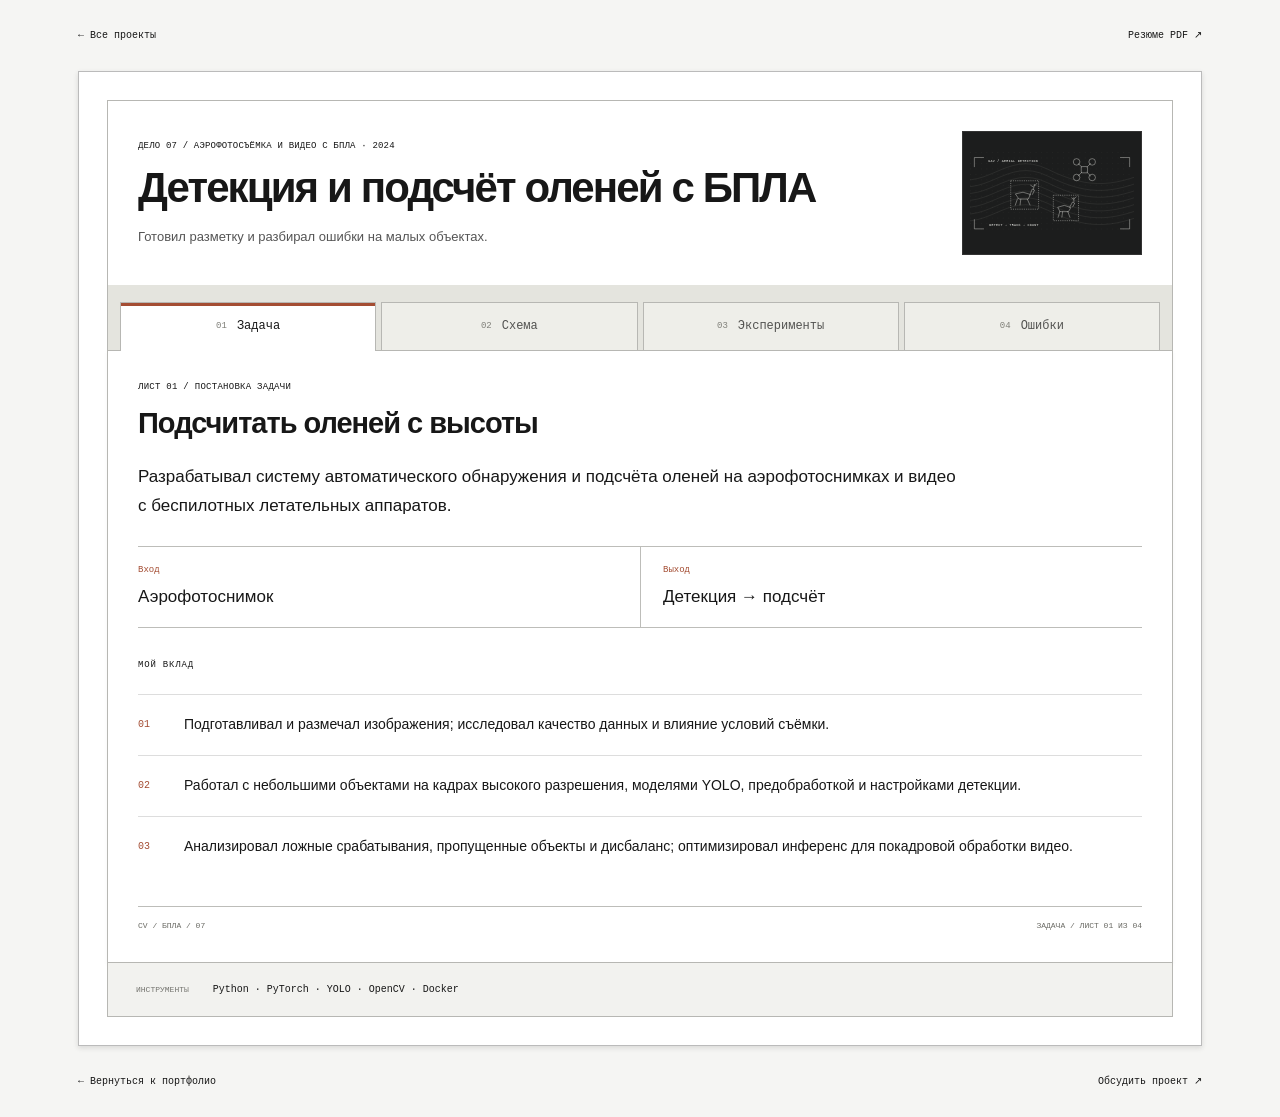
<file: docs/cases/deer-detection.html>
<!doctype html><html lang="ru"><head><meta charset="UTF-8"/><meta name="viewport" content="width=device-width,initial-scale=1"/><title>Детекция и подсчёт оленей с БПЛА — Артур Заплатин</title><meta name="description" content="Разрабатывал систему автоматического обнаружения и подсчёта оленей на аэрофотоснимках и видео с беспилотных летательных аппаратов."/><link rel="stylesheet" href="../styles.css?v=515ca950a5a7"/><link rel="stylesheet" href="../desk.css?v=2d6a1c42f131"/><link rel="stylesheet" href="../folders.css?v=9320651c59b3"/><link rel="icon" href="../assets/artur-engraving.png"/></head><body class="case-page drafting-table"><nav class="case-page-nav"><a href="../index.html#projects">← Все проекты</a><a href="../Artur_Zaplatin_Resume.pdf">Резюме PDF ↗</a></nav><main><article class="project-folder" data-folder="deer-detection"><header class="folder-cover"><div><p class="eyebrow">ДЕЛО 07 / Аэрофотосъёмка и видео с БПЛА · 2024</p><h2>Детекция и подсчёт оленей с БПЛА</h2><p class="folder-summary">Готовил разметку и разбирал ошибки на малых объектах.</p><div class="folder-cover-links"></div></div><div class="folder-miniature scene-detection scene-running" aria-hidden="true"><svg viewBox="0 0 600 300" fill="none" aria-hidden="true" focusable="false"><defs><pattern id="detail-dots-detection" width="20" height="20" patternUnits="userSpaceOnUse"><circle cx="1" cy="1" r=".65" fill="currentColor" opacity=".25"/></pattern></defs><rect width="600" height="300" fill="url(#detail-dots-detection)"/><g class="terrain-lines" stroke="currentColor" opacity=".25"><path d="M-100 79c160 84 227-94 385-16s247 64 415-10M-100 104c160 84 227-94 385-16s247 64 415-10M-100 129c160 84 227-94 385-16s247 64 415-10M-100 154c160 84 227-94 385-16s247 64 415-10M-100 179c160 84 227-94 385-16s247 64 415-10M-100 204c160 84 227-94 385-16s247 64 415-10M-100 229c160 84 227-94 385-16s247 64 415-10"/></g>
      <g stroke="currentColor" stroke-width="1.4"><path d="M16 20h35m-35 0v35m568-35h-35m35 0v35M16 281h35m-35 0v-35m568 35h-35m35 0v-35"/>
      <g class="deer-herd"><path d="M166 153l28-6 27 8-8 17h-34l-13-19m8 17-9 26m21-25-3 24m26-24 11 24m-2-36 10-24 8 4-8 17m4-19 4-20m-4 11-11-7m14 4 10-11"/><path d="M321 202l24-7 24 8-9 15h-31l-8-16m8 14-7 24m17-23-3 23m21-24 9 24m-2-37 11-20 8 4-8 15m5-19v-18m0 8-9-6m10 4 9-8"/></g>
      <rect class="detection-box" x="149" y="105" width="102" height="104" stroke-dasharray="4 4"/><rect class="detection-box detection-delay" x="305" y="158" width="92" height="93" stroke-dasharray="4 4"/>
      <g class="drone"><rect x="407" y="53" width="23" height="23" rx="3"/><path d="M410 56l-15-15m32 15 15-15m-32 32-15 15m32-15 15 15"/><circle cx="390" cy="36" r="12"/><circle cx="447" cy="36" r="12"/><circle cx="390" cy="93" r="12"/><circle cx="447" cy="93" r="12"/></g>
      </g><g fill="currentColor"><text x="67" y="36">UAV / AERIAL DETECTION</text><text x="70" y="272">DETECT → TRACK → COUNT</text></g></svg></div></header><div class="folder-sheet-tabs" role="tablist" aria-label="Листы проекта"><button type="button" role="tab" id="deer-detection-tab-task" data-sheet="task" aria-selected="true" aria-controls="deer-detection-sheet-task" tabindex="0"><span>01</span>Задача</button><button type="button" role="tab" id="deer-detection-tab-scheme" data-sheet="scheme" aria-selected="false" aria-controls="deer-detection-sheet-scheme" tabindex="-1"><span>02</span>Схема</button><button type="button" role="tab" id="deer-detection-tab-experiments" data-sheet="experiments" aria-selected="false" aria-controls="deer-detection-sheet-experiments" tabindex="-1"><span>03</span>Эксперименты</button><button type="button" role="tab" id="deer-detection-tab-errors" data-sheet="errors" aria-selected="false" aria-controls="deer-detection-sheet-errors" tabindex="-1"><span>04</span>Ошибки</button></div><div class="folder-sheets"><section class="folder-sheet" id="deer-detection-sheet-task" data-sheet-panel="task" role="tabpanel" aria-labelledby="deer-detection-tab-task" tabindex="0"><div class="sheet-heading"><div><p class="eyebrow">ЛИСТ 01 / ПОСТАНОВКА ЗАДАЧИ</p><h3>Подсчитать оленей с высоты</h3></div></div><p class="task-intro">Разрабатывал систему автоматического обнаружения и подсчёта оленей на аэрофотоснимках и видео с беспилотных летательных аппаратов.</p><dl class="task-io"><div><dt>Вход</dt><dd>Аэрофотоснимок</dd></div><div><dt>Выход</dt><dd>Детекция → подсчёт</dd></div></dl><section class="task-contribution"><p class="eyebrow">МОЙ ВКЛАД</p><ol><li>Подготавливал и размечал изображения; исследовал качество данных и влияние условий съёмки.</li><li>Работал с небольшими объектами на кадрах высокого разрешения, моделями YOLO, предобработкой и настройками детекции.</li><li>Анализировал ложные срабатывания, пропущенные объекты и дисбаланс; оптимизировал инференс для покадровой обработки видео.</li></ol></section><div class="sheet-titleblock"><span>CV / БПЛА / 07</span><span>ЗАДАЧА / ЛИСТ 01 ИЗ 04</span></div></section><section class="folder-sheet" id="deer-detection-sheet-scheme" data-sheet-panel="scheme" role="tabpanel" aria-labelledby="deer-detection-tab-scheme" tabindex="0"><div class="sheet-heading"><div><p class="eyebrow">ЛИСТ 02 / АРХИТЕКТУРА</p><h3>Из чего собрано решение.</h3></div><p>Нажмите на узел — откроется выноска<br />с входом, выходом и обоснованием.</p></div>
      <div class="interactive-scheme"><div class="scheme-blueprint"><div class="drawing-register"><span>СХЕМА / CV / БПЛА</span><span>06 УЗЛОВ</span></div><div class="scheme-nodes" role="group" aria-label="Узлы архитектуры"><button type="button" class="scheme-node" id="deer-detection-node-0" data-node="0" aria-pressed="true" aria-controls="deer-detection-inspector"><span>УЗЕЛ 01</span><strong>Кадры БПЛА</strong><small>Смотреть детали ↗</small></button><button type="button" class="scheme-node" id="deer-detection-node-1" data-node="1" aria-pressed="false" aria-controls="deer-detection-inspector"><span>УЗЕЛ 02</span><strong>Разметка</strong><small>Смотреть детали ↗</small></button><button type="button" class="scheme-node" id="deer-detection-node-2" data-node="2" aria-pressed="false" aria-controls="deer-detection-inspector"><span>УЗЕЛ 03</span><strong>Предобработка</strong><small>Смотреть детали ↗</small></button><button type="button" class="scheme-node" id="deer-detection-node-3" data-node="3" aria-pressed="false" aria-controls="deer-detection-inspector"><span>УЗЕЛ 04</span><strong>YOLO</strong><small>Смотреть детали ↗</small></button><button type="button" class="scheme-node" id="deer-detection-node-4" data-node="4" aria-pressed="false" aria-controls="deer-detection-inspector"><span>УЗЕЛ 05</span><strong>Подсчёт</strong><small>Смотреть детали ↗</small></button><button type="button" class="scheme-node" id="deer-detection-node-5" data-node="5" aria-pressed="false" aria-controls="deer-detection-inspector"><span>УЗЕЛ 06</span><strong>Видео / оценка</strong><small>Смотреть детали ↗</small></button></div><div class="drawing-register drawing-bottom"><span>ВХОД → ОБРАБОТКА → РЕЗУЛЬТАТ</span><span>МАСШТАБ / ЛОГИКА</span></div></div><aside class="node-inspector" id="deer-detection-inspector" aria-label="Описание выбранного узла" aria-live="polite"><section class="node-note" data-node-note="0" aria-labelledby="deer-detection-node-0"><span class="drawing-label">ВЫНОСКА 01 / 06</span><h4>Кадры БПЛА</h4><p>Подготовить аэрофотоснимки и видео.</p><dl><div><dt>Вход</dt><dd>Снимки высокого разрешения</dd></div><div><dt>Выход</dt><dd>Изображения для разметки и обработки</dd></div></dl><div class="node-reason"><span>Почему этот шаг</span><p>Условия съёмки и размер объектов влияют на качество детекции.</p></div></section><section class="node-note" data-node-note="1" aria-labelledby="deer-detection-node-1"><span class="drawing-label">ВЫНОСКА 02 / 06</span><h4>Разметка</h4><p>Сформировать данные для обучения и оценки.</p><dl><div><dt>Вход</dt><dd>Исходные изображения</dd></div><div><dt>Выход</dt><dd>Размеченные объекты</dd></div></dl><div class="node-reason"><span>Почему этот шаг</span><p>Исследовалось качество данных и влияние дисбаланса.</p></div></section><section class="node-note" data-node-note="2" aria-labelledby="deer-detection-node-2"><span class="drawing-label">ВЫНОСКА 03 / 06</span><h4>Предобработка</h4><p>Подготовить небольшие объекты к детекции.</p><dl><div><dt>Вход</dt><dd>Кадры высокого разрешения</dd></div><div><dt>Выход</dt><dd>Вход модели</dd></div></dl><div class="node-reason"><span>Почему этот шаг</span><p>Проверялись предобработка и настройки детекции для малых объектов.</p></div></section><section class="node-note" data-node-note="3" aria-labelledby="deer-detection-node-3"><span class="drawing-label">ВЫНОСКА 04 / 06</span><h4>YOLO</h4><p>Обнаружить оленей в кадре.</p><dl><div><dt>Вход</dt><dd>Подготовленное изображение</dd></div><div><dt>Выход</dt><dd>Области обнаруженных объектов</dd></div></dl><div class="node-reason"><span>Почему этот шаг</span><p>Модели YOLO использовались в задаче автоматического обнаружения.</p></div></section><section class="node-note" data-node-note="4" aria-labelledby="deer-detection-node-4"><span class="drawing-label">ВЫНОСКА 05 / 06</span><h4>Подсчёт</h4><p>Получить число обнаруженных объектов.</p><dl><div><dt>Вход</dt><dd>Детекции в кадре</dd></div><div><dt>Выход</dt><dd>Подсчёт оленей</dd></div></dl><div class="node-reason"><span>Почему этот шаг</span><p>Ложные срабатывания и пропуски влияют на итоговое количество.</p></div></section><section class="node-note" data-node-note="5" aria-labelledby="deer-detection-node-5"><span class="drawing-label">ВЫНОСКА 06 / 06</span><h4>Видео / оценка</h4><p>Проверить качество и скорость обработки.</p><dl><div><dt>Вход</dt><dd>Последовательность кадров и тестовая выборка</dd></div><div><dt>Выход</dt><dd>Оценка точности и FPS</dd></div></dl><div class="node-reason"><span>Почему этот шаг</span><p>Оптимизировался покадровый инференс; в описании указаны 88% и около 3 FPS.</p></div></section></aside></div><div class="sheet-titleblock"><span>CV / БПЛА / 07</span><span>СХЕМА / ЛИСТ 02 ИЗ 04</span></div></section><section class="folder-sheet" id="deer-detection-sheet-experiments" data-sheet-panel="experiments" role="tabpanel" aria-labelledby="deer-detection-tab-experiments" tabindex="0"><div class="sheet-heading"><div><p class="eyebrow">ЛИСТ 03 / ЭКСПЕРИМЕНТЫ</p><h3>Аэрофотоснимки и покадровое видео</h3></div></div><div class="sheet-metrics"><div><strong>88%</strong><span>точность по описанию проекта</span></div><div><strong>≈3</strong><span>кадра в секунду</span></div></div><ol class="protocol-list"><li><span>01</span><p>Работа с разметкой, качеством данных, небольшими объектами и настройками YOLO.</p></li><li><span>02</span><p>Анализ ложных срабатываний, пропусков и дисбаланса; оптимизация инференса для видео.</p></li><li><span>03</span><p>88% — точность в формулировке проекта. Определение метрики, размер теста и оборудование не приведены.</p></li></ol><div class="sheet-conclusion"><span>Результат</span><p>По проектному описанию точность на тестовой выборке составила 88%, скорость — около 3 кадров в секунду.</p></div><div class="sheet-titleblock"><span>CV / БПЛА / 07</span><span>ЭКСПЕРИМЕНТЫ / ЛИСТ 03 ИЗ 04</span></div></section><section class="folder-sheet" id="deer-detection-sheet-errors" data-sheet-panel="errors" role="tabpanel" aria-labelledby="deer-detection-tab-errors" tabindex="0"><div class="sheet-heading"><div><p class="eyebrow">ЛИСТ 04 / РАЗБОР ОШИБОК</p><h3>Где решение требует внимания.</h3></div><span class="review-stamp" aria-hidden="true">РАЗБОР<br />И ОГРАНИЧЕНИЯ</span></div><p class="sheet-caption">По материалам проекта: наблюдения, обработанные случаи и границы оценки. Статус каждого пункта указан отдельно.</p><div class="error-ledger"><article class="error-entry"><div class="error-entry-title"><span>01 / Анализ ошибок</span><h4>Маленький объект пропущен</h4></div><div class="error-observation"><span>Что важно проверить</span><p>На кадрах высокого разрешения олени занимают небольшую область.</p></div><div class="error-handling"><span>Решение / следующий шаг</span><p>Исследовались предобработка, настройки детекции и пропущенные объекты.</p></div><p class="error-status"><span aria-hidden="true">↳</span>Разбор малых объектов</p></article><article class="error-entry"><div class="error-entry-title"><span>02 / Анализ ошибок</span><h4>Ложные срабатывания и дисбаланс</h4></div><div class="error-observation"><span>Что важно проверить</span><p>Лишние детекции и неоднородные данные влияют на подсчёт.</p></div><div class="error-handling"><span>Решение / следующий шаг</span><p>Анализировались ложные срабатывания, качество разметки и дисбаланс.</p></div><p class="error-status"><span aria-hidden="true">↳</span>Работа с данными и ошибками</p></article><article class="error-entry"><div class="error-entry-title"><span>03 / Граница оценки</span><h4>Качество и скорость</h4></div><div class="error-observation"><span>Что важно проверить</span><p>В описании указаны точность 88% и около 3 FPS без определения метрики точности.</p></div><div class="error-handling"><span>Решение / следующий шаг</span><p>Сохранять исходную формулировку и учитывать скорость покадровой обработки.</p></div><p class="error-status"><span aria-hidden="true">↳</span>88% не обозначены как mAP</p></article></div><div class="sheet-titleblock"><span>CV / БПЛА / 07</span><span>ОШИБКИ / ЛИСТ 04 ИЗ 04</span></div></section></div><footer class="folder-stack"><span>ИНСТРУМЕНТЫ</span><p>Python · PyTorch · YOLO · OpenCV · Docker</p></footer></article></main><footer class="case-page-nav"><a href="../index.html#projects">← Вернуться к портфолио</a><a href="mailto:arturzaplatin@gmail.com">Обсудить проект ↗</a></footer><script src="../folders.js?v=f516e767d8ff"></script></body></html>
</file>
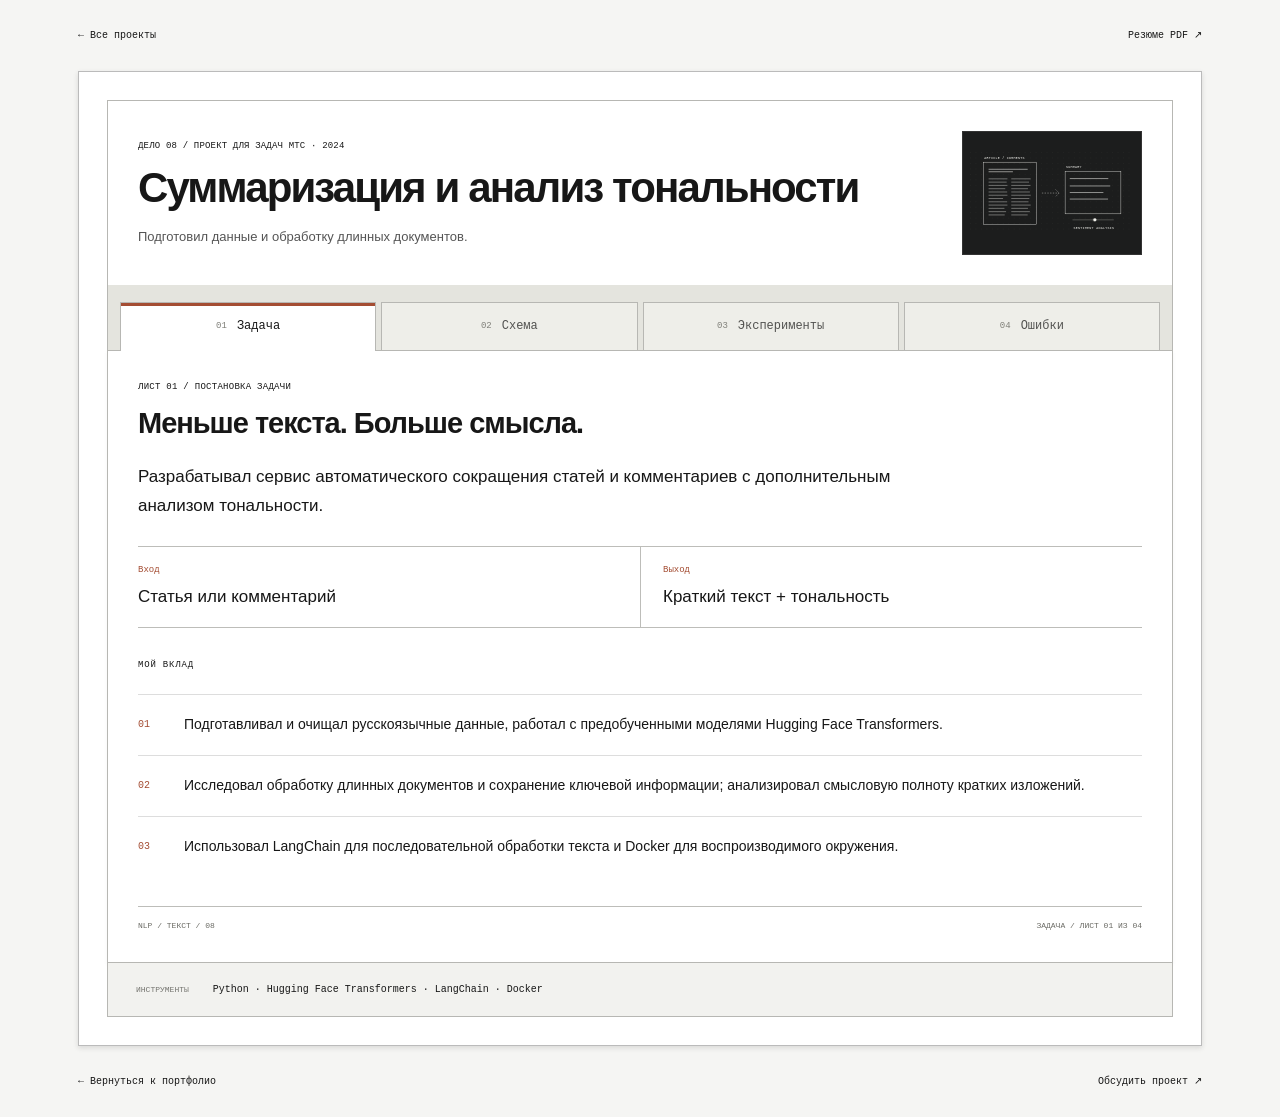
<file: docs/cases/nlp-service.html>
<!doctype html><html lang="ru"><head><meta charset="UTF-8"/><meta name="viewport" content="width=device-width,initial-scale=1"/><title>Суммаризация и анализ тональности — Артур Заплатин</title><meta name="description" content="Разрабатывал сервис автоматического сокращения статей и комментариев с дополнительным анализом тональности."/><link rel="stylesheet" href="../styles.css?v=515ca950a5a7"/><link rel="stylesheet" href="../desk.css?v=2d6a1c42f131"/><link rel="stylesheet" href="../folders.css?v=9320651c59b3"/><link rel="icon" href="../assets/artur-engraving.png"/></head><body class="case-page drafting-table"><nav class="case-page-nav"><a href="../index.html#projects">← Все проекты</a><a href="../Artur_Zaplatin_Resume.pdf">Резюме PDF ↗</a></nav><main><article class="project-folder" data-folder="nlp-service"><header class="folder-cover"><div><p class="eyebrow">ДЕЛО 08 / Проект для задач МТС · 2024</p><h2>Суммаризация и анализ тональности</h2><p class="folder-summary">Подготовил данные и обработку длинных документов.</p><div class="folder-cover-links"></div></div><div class="folder-miniature scene-text scene-running" aria-hidden="true"><svg viewBox="0 0 600 300" fill="none" aria-hidden="true" focusable="false"><defs><pattern id="detail-dots-text" width="20" height="20" patternUnits="userSpaceOnUse"><circle cx="1" cy="1" r=".65" fill="currentColor" opacity=".25"/></pattern></defs><rect width="600" height="300" fill="url(#detail-dots-text)"/><g stroke="currentColor" stroke-width="1.4">
      <rect x="50" y="37" width="193" height="227"/><path d="M68 63h143m-143 9h89" stroke-width="2"/>
      <g class="document-lines"><path d="M68 98h69m-69 12h66m-66 12h69m-69 12h61m-61 12h68m-68 12h69m-69 12h53m-53 12h68m-68 12h69m-69 12h58m-58 12h64m-64 12h59M151 98h71m-71 12h65m-65 12h70m-70 12h61m-61 12h68m-68 12h71m-71 12h66m-66 12h63m-63 12h71m-71 12h61m-61 12h68m-68 12h60"/></g>
      <path class="signal-path" d="M263 150h63m-13-13 13 13-13 13"/>
      <rect x="348" y="70" width="204" height="156"/><path d="M365 97h141" stroke-width="2"/>
      <path class="summary-line" d="M365 124h148m-148 24h123m-123 24h140" stroke-width="2"/>
      <path d="M375 248h151m-75-6v12" opacity=".6"/>
      <circle class="sentiment-dot" cx="457" cy="248" r="5" fill="currentColor"/>
      </g><g fill="currentColor"><text x="52" y="25">ARTICLE / COMMENTS</text><text x="351" y="58">SUMMARY</text><text x="379" y="282">SENTIMENT ANALYSIS</text></g></svg></div></header><div class="folder-sheet-tabs" role="tablist" aria-label="Листы проекта"><button type="button" role="tab" id="nlp-service-tab-task" data-sheet="task" aria-selected="true" aria-controls="nlp-service-sheet-task" tabindex="0"><span>01</span>Задача</button><button type="button" role="tab" id="nlp-service-tab-scheme" data-sheet="scheme" aria-selected="false" aria-controls="nlp-service-sheet-scheme" tabindex="-1"><span>02</span>Схема</button><button type="button" role="tab" id="nlp-service-tab-experiments" data-sheet="experiments" aria-selected="false" aria-controls="nlp-service-sheet-experiments" tabindex="-1"><span>03</span>Эксперименты</button><button type="button" role="tab" id="nlp-service-tab-errors" data-sheet="errors" aria-selected="false" aria-controls="nlp-service-sheet-errors" tabindex="-1"><span>04</span>Ошибки</button></div><div class="folder-sheets"><section class="folder-sheet" id="nlp-service-sheet-task" data-sheet-panel="task" role="tabpanel" aria-labelledby="nlp-service-tab-task" tabindex="0"><div class="sheet-heading"><div><p class="eyebrow">ЛИСТ 01 / ПОСТАНОВКА ЗАДАЧИ</p><h3>Меньше текста. Больше смысла.</h3></div></div><p class="task-intro">Разрабатывал сервис автоматического сокращения статей и комментариев с дополнительным анализом тональности.</p><dl class="task-io"><div><dt>Вход</dt><dd>Статья или комментарий</dd></div><div><dt>Выход</dt><dd>Краткий текст + тональность</dd></div></dl><section class="task-contribution"><p class="eyebrow">МОЙ ВКЛАД</p><ol><li>Подготавливал и очищал русскоязычные данные, работал с предобученными моделями Hugging Face Transformers.</li><li>Исследовал обработку длинных документов и сохранение ключевой информации; анализировал смысловую полноту кратких изложений.</li><li>Использовал LangChain для последовательной обработки текста и Docker для воспроизводимого окружения.</li></ol></section><div class="sheet-titleblock"><span>NLP / ТЕКСТ / 08</span><span>ЗАДАЧА / ЛИСТ 01 ИЗ 04</span></div></section><section class="folder-sheet" id="nlp-service-sheet-scheme" data-sheet-panel="scheme" role="tabpanel" aria-labelledby="nlp-service-tab-scheme" tabindex="0"><div class="sheet-heading"><div><p class="eyebrow">ЛИСТ 02 / АРХИТЕКТУРА</p><h3>Из чего собрано решение.</h3></div><p>Нажмите на узел — откроется выноска<br />с входом, выходом и обоснованием.</p></div>
      <div class="interactive-scheme"><div class="scheme-blueprint"><div class="drawing-register"><span>СХЕМА / NLP / ТЕКСТ</span><span>06 УЗЛОВ</span></div><div class="scheme-nodes" role="group" aria-label="Узлы архитектуры"><button type="button" class="scheme-node" id="nlp-service-node-0" data-node="0" aria-pressed="true" aria-controls="nlp-service-inspector"><span>УЗЕЛ 01</span><strong>Русский текст</strong><small>Смотреть детали ↗</small></button><button type="button" class="scheme-node" id="nlp-service-node-1" data-node="1" aria-pressed="false" aria-controls="nlp-service-inspector"><span>УЗЕЛ 02</span><strong>Очистка</strong><small>Смотреть детали ↗</small></button><button type="button" class="scheme-node" id="nlp-service-node-2" data-node="2" aria-pressed="false" aria-controls="nlp-service-inspector"><span>УЗЕЛ 03</span><strong>Длинный документ</strong><small>Смотреть детали ↗</small></button><button type="button" class="scheme-node" id="nlp-service-node-3" data-node="3" aria-pressed="false" aria-controls="nlp-service-inspector"><span>УЗЕЛ 04</span><strong>Transformers</strong><small>Смотреть детали ↗</small></button><button type="button" class="scheme-node" id="nlp-service-node-4" data-node="4" aria-pressed="false" aria-controls="nlp-service-inspector"><span>УЗЕЛ 05</span><strong>Полнота смысла</strong><small>Смотреть детали ↗</small></button><button type="button" class="scheme-node" id="nlp-service-node-5" data-node="5" aria-pressed="false" aria-controls="nlp-service-inspector"><span>УЗЕЛ 06</span><strong>LangChain / Docker</strong><small>Смотреть детали ↗</small></button></div><div class="drawing-register drawing-bottom"><span>ВХОД → ОБРАБОТКА → РЕЗУЛЬТАТ</span><span>МАСШТАБ / ЛОГИКА</span></div></div><aside class="node-inspector" id="nlp-service-inspector" aria-label="Описание выбранного узла" aria-live="polite"><section class="node-note" data-node-note="0" aria-labelledby="nlp-service-node-0"><span class="drawing-label">ВЫНОСКА 01 / 06</span><h4>Русский текст</h4><p>Принять статью или комментарий.</p><dl><div><dt>Вход</dt><dd>Исходный документ</dd></div><div><dt>Выход</dt><dd>Текст для обработки</dd></div></dl><div class="node-reason"><span>Почему этот шаг</span><p>Тип и длина текста определяют особенности дальнейшего анализа.</p></div></section><section class="node-note" data-node-note="1" aria-labelledby="nlp-service-node-1"><span class="drawing-label">ВЫНОСКА 02 / 06</span><h4>Очистка</h4><p>Подготовить русскоязычные данные.</p><dl><div><dt>Вход</dt><dd>Исходные статьи и комментарии</dd></div><div><dt>Выход</dt><dd>Очищенный текст</dd></div></dl><div class="node-reason"><span>Почему этот шаг</span><p>Подготовка данных — часть работы с предобученными моделями.</p></div></section><section class="node-note" data-node-note="2" aria-labelledby="nlp-service-node-2"><span class="drawing-label">ВЫНОСКА 03 / 06</span><h4>Длинный документ</h4><p>Исследовать сохранение информации в длинных текстах.</p><dl><div><dt>Вход</dt><dd>Очищенный документ</dd></div><div><dt>Выход</dt><dd>Вход для модели</dd></div></dl><div class="node-reason"><span>Почему этот шаг</span><p>Проверялось, не теряются ли ключевые факты при обработке длинного материала.</p></div></section><section class="node-note" data-node-note="3" aria-labelledby="nlp-service-node-3"><span class="drawing-label">ВЫНОСКА 04 / 06</span><h4>Transformers</h4><p>Получить краткое изложение и тональность.</p><dl><div><dt>Вход</dt><dd>Подготовленный текст</dd></div><div><dt>Выход</dt><dd>Сводка и результат анализа</dd></div></dl><div class="node-reason"><span>Почему этот шаг</span><p>Использовались предобученные модели Hugging Face Transformers.</p></div></section><section class="node-note" data-node-note="4" aria-labelledby="nlp-service-node-4"><span class="drawing-label">ВЫНОСКА 05 / 06</span><h4>Полнота смысла</h4><p>Проверить ключевую информацию краткой версии.</p><dl><div><dt>Вход</dt><dd>Исходник и изложение</dd></div><div><dt>Выход</dt><dd>Разбор смысловой полноты</dd></div></dl><div class="node-reason"><span>Почему этот шаг</span><p>Уменьшение длины само по себе не подтверждает качество суммаризации.</p></div></section><section class="node-note" data-node-note="5" aria-labelledby="nlp-service-node-5"><span class="drawing-label">ВЫНОСКА 06 / 06</span><h4>LangChain / Docker</h4><p>Собрать последовательную обработку в сервис.</p><dl><div><dt>Вход</dt><dd>Этапы NLP-пайплайна</dd></div><div><dt>Выход</dt><dd>Воспроизводимое окружение</dd></div></dl><div class="node-reason"><span>Почему этот шаг</span><p>LangChain связывает шаги, Docker фиксирует окружение выполнения.</p></div></section></aside></div><div class="sheet-titleblock"><span>NLP / ТЕКСТ / 08</span><span>СХЕМА / ЛИСТ 02 ИЗ 04</span></div></section><section class="folder-sheet" id="nlp-service-sheet-experiments" data-sheet-panel="experiments" role="tabpanel" aria-labelledby="nlp-service-tab-experiments" tabindex="0"><div class="sheet-heading"><div><p class="eyebrow">ЛИСТ 03 / ЭКСПЕРИМЕНТЫ</p><h3>Объём текста и сохранение смысла</h3></div></div><div class="sheet-metrics"><div><strong>≈70%</strong><span>сокращение объёма текста</span></div></div><ol class="protocol-list"><li><span>01</span><p>Подготовка русскоязычных статей и комментариев для предобученных моделей.</p></li><li><span>02</span><p>Исследование длинных документов и смысловой полноты кратких изложений.</p></li><li><span>03</span><p>Примерно 70% — сокращение объёма по описанию проекта; отдельные численные метрики качества не приведены.</p></li></ol><div class="sheet-conclusion"><span>Результат</span><p>По проектному описанию объём текста сокращён примерно на 70% с сохранением ключевой информации.</p></div><div class="sheet-titleblock"><span>NLP / ТЕКСТ / 08</span><span>ЭКСПЕРИМЕНТЫ / ЛИСТ 03 ИЗ 04</span></div></section><section class="folder-sheet" id="nlp-service-sheet-errors" data-sheet-panel="errors" role="tabpanel" aria-labelledby="nlp-service-tab-errors" tabindex="0"><div class="sheet-heading"><div><p class="eyebrow">ЛИСТ 04 / РАЗБОР ОШИБОК</p><h3>Где решение требует внимания.</h3></div><span class="review-stamp" aria-hidden="true">РАЗБОР<br />И ОГРАНИЧЕНИЯ</span></div><p class="sheet-caption">По материалам проекта: наблюдения, обработанные случаи и границы оценки. Статус каждого пункта указан отдельно.</p><div class="error-ledger"><article class="error-entry"><div class="error-entry-title"><span>01 / Зона проверки</span><h4>Ключевой факт исчезает при сокращении</h4></div><div class="error-observation"><span>Что важно проверить</span><p>Короткая версия может терять важную информацию исходника.</p></div><div class="error-handling"><span>Решение / следующий шаг</span><p>Исследовалась смысловая полнота кратких изложений.</p></div><p class="error-status"><span aria-hidden="true">↳</span>Объём сокращён примерно на 70% по описанию</p></article><article class="error-entry"><div class="error-entry-title"><span>02 / Зона проверки</span><h4>Длинный документ</h4></div><div class="error-observation"><span>Что важно проверить</span><p>Длина исходного текста усложняет сохранение связного контекста.</p></div><div class="error-handling"><span>Решение / следующий шаг</span><p>Исследовалась обработка длинных документов и подготовка входа для моделей.</p></div><p class="error-status"><span aria-hidden="true">↳</span>Конкретная стратегия разбиения не заявлена</p></article><article class="error-entry"><div class="error-entry-title"><span>03 / Граница оценки</span><h4>Тональность требует отдельной оценки</h4></div><div class="error-observation"><span>Что важно проверить</span><p>Сокращение объёма текста не измеряет качество анализа тональности.</p></div><div class="error-handling"><span>Решение / следующий шаг</span><p>Рассматривать суммаризацию и тональность как отдельные результаты сервиса.</p></div><p class="error-status"><span aria-hidden="true">↳</span>Численная оценка тональности не приведена</p></article></div><div class="sheet-titleblock"><span>NLP / ТЕКСТ / 08</span><span>ОШИБКИ / ЛИСТ 04 ИЗ 04</span></div></section></div><footer class="folder-stack"><span>ИНСТРУМЕНТЫ</span><p>Python · Hugging Face Transformers · LangChain · Docker</p></footer></article></main><footer class="case-page-nav"><a href="../index.html#projects">← Вернуться к портфолио</a><a href="mailto:arturzaplatin@gmail.com">Обсудить проект ↗</a></footer><script src="../folders.js?v=f516e767d8ff"></script></body></html>
</file>
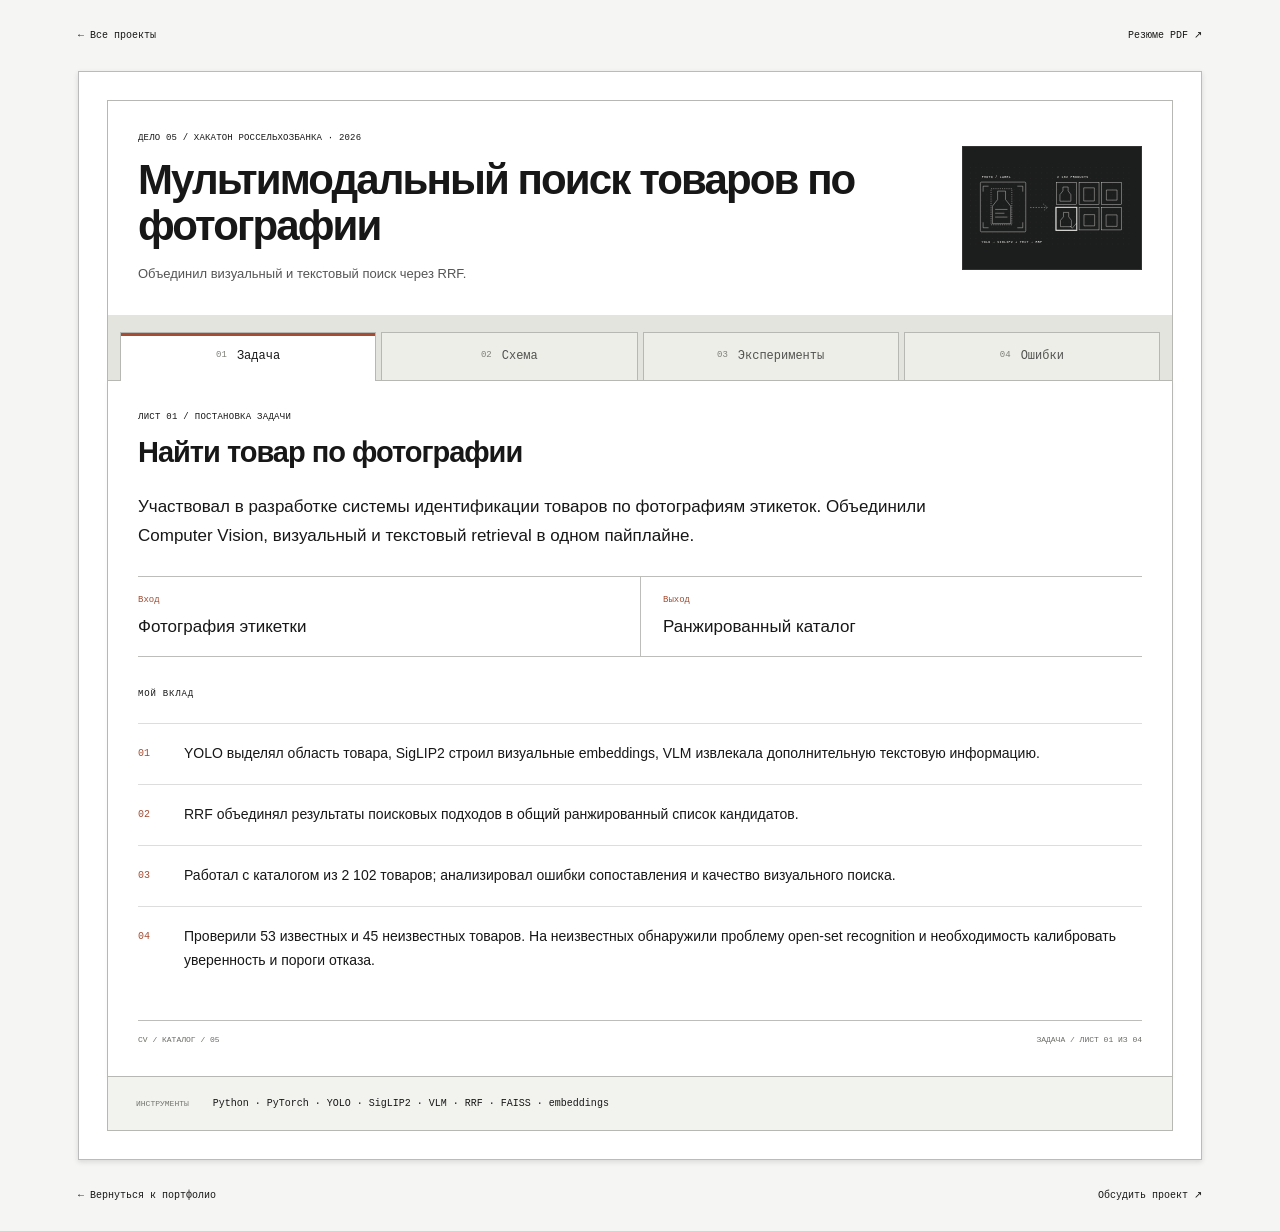
<file: docs/cases/product-search.html>
<!doctype html><html lang="ru"><head><meta charset="UTF-8"/><meta name="viewport" content="width=device-width,initial-scale=1"/><title>Мультимодальный поиск товаров по фотографии — Артур Заплатин</title><meta name="description" content="Участвовал в разработке системы идентификации товаров по фотографиям этикеток. Объединили Computer Vision, визуальный и текстовый retrieval в одном пайплайне."/><link rel="stylesheet" href="../styles.css?v=515ca950a5a7"/><link rel="stylesheet" href="../desk.css?v=2d6a1c42f131"/><link rel="stylesheet" href="../folders.css?v=9320651c59b3"/><link rel="icon" href="../assets/artur-engraving.png"/></head><body class="case-page drafting-table"><nav class="case-page-nav"><a href="../index.html#projects">← Все проекты</a><a href="../Artur_Zaplatin_Resume.pdf">Резюме PDF ↗</a></nav><main><article class="project-folder" data-folder="product-search"><header class="folder-cover"><div><p class="eyebrow">ДЕЛО 05 / Хакатон Россельхозбанка · 2026</p><h2>Мультимодальный поиск товаров по фотографии</h2><p class="folder-summary">Объединил визуальный и текстовый поиск через RRF.</p><div class="folder-cover-links"></div></div><div class="folder-miniature scene-search scene-running" aria-hidden="true"><svg viewBox="0 0 600 300" fill="none" aria-hidden="true" focusable="false"><defs><pattern id="detail-dots-search" width="20" height="20" patternUnits="userSpaceOnUse"><circle cx="1" cy="1" r=".65" fill="currentColor" opacity=".25"/></pattern></defs><rect width="600" height="300" fill="url(#detail-dots-search)"/><g stroke="currentColor" stroke-width="1.4">
      <rect x="38" y="55" width="166" height="182" rx="4"/><path d="M48 70h20m-20 0v20m145-20h-20m20 0v20M48 222h20m-20 0v-20m145 20h-20m20 0v-20"/>
      <path d="M101 88h29v31l19 24v64H82v-64l19-24Z"/><rect class="detection-box" x="77" y="79" width="76" height="132" stroke-dasharray="4 4"/><path d="M92 155h45m-45 14h34m-34 14h45"/>
      <path class="signal-path" d="M220 148h63m-15-13 15 13-15 13"/>
      <g class="catalog-grid"><rect x="316" y="57" width="73" height="81"/><rect x="399" y="57" width="73" height="81"/><rect x="482" y="57" width="73" height="81"/><rect x="316" y="149" width="73" height="81"/><rect x="399" y="149" width="73" height="81"/><rect x="482" y="149" width="73" height="81"/>
      <path d="M340 73h19v14l10 14v24h-40v-24l11-14Zm76 3h39v48h-39Zm83 8h39v37h-39Zm-157 82h19v16l10 13v23h-40v-23l11-13Zm75 8h39v41h-39Zm81 1h40v42h-40Z"/></g>
      <rect class="catalog-hit" x="314" y="147" width="77" height="85" stroke-width="3"/><path class="catalog-hit" d="M366 216l8 8 16-19"/>
      </g><g fill="currentColor"><text x="43" y="39">PHOTO / LABEL</text><text x="318" y="39">2 102 PRODUCTS</text><text x="42" y="279">YOLO → SIGLIP2 + TEXT → RRF</text></g></svg></div></header><div class="folder-sheet-tabs" role="tablist" aria-label="Листы проекта"><button type="button" role="tab" id="product-search-tab-task" data-sheet="task" aria-selected="true" aria-controls="product-search-sheet-task" tabindex="0"><span>01</span>Задача</button><button type="button" role="tab" id="product-search-tab-scheme" data-sheet="scheme" aria-selected="false" aria-controls="product-search-sheet-scheme" tabindex="-1"><span>02</span>Схема</button><button type="button" role="tab" id="product-search-tab-experiments" data-sheet="experiments" aria-selected="false" aria-controls="product-search-sheet-experiments" tabindex="-1"><span>03</span>Эксперименты</button><button type="button" role="tab" id="product-search-tab-errors" data-sheet="errors" aria-selected="false" aria-controls="product-search-sheet-errors" tabindex="-1"><span>04</span>Ошибки</button></div><div class="folder-sheets"><section class="folder-sheet" id="product-search-sheet-task" data-sheet-panel="task" role="tabpanel" aria-labelledby="product-search-tab-task" tabindex="0"><div class="sheet-heading"><div><p class="eyebrow">ЛИСТ 01 / ПОСТАНОВКА ЗАДАЧИ</p><h3>Найти товар по фотографии</h3></div></div><p class="task-intro">Участвовал в разработке системы идентификации товаров по фотографиям этикеток. Объединили Computer Vision, визуальный и текстовый retrieval в одном пайплайне.</p><dl class="task-io"><div><dt>Вход</dt><dd>Фотография этикетки</dd></div><div><dt>Выход</dt><dd>Ранжированный каталог</dd></div></dl><section class="task-contribution"><p class="eyebrow">МОЙ ВКЛАД</p><ol><li>YOLO выделял область товара, SigLIP2 строил визуальные embeddings, VLM извлекала дополнительную текстовую информацию.</li><li>RRF объединял результаты поисковых подходов в общий ранжированный список кандидатов.</li><li>Работал с каталогом из 2 102 товаров; анализировал ошибки сопоставления и качество визуального поиска.</li><li>Проверили 53 известных и 45 неизвестных товаров. На неизвестных обнаружили проблему open-set recognition и необходимость калибровать уверенность и пороги отказа.</li></ol></section><div class="sheet-titleblock"><span>CV / КАТАЛОГ / 05</span><span>ЗАДАЧА / ЛИСТ 01 ИЗ 04</span></div></section><section class="folder-sheet" id="product-search-sheet-scheme" data-sheet-panel="scheme" role="tabpanel" aria-labelledby="product-search-tab-scheme" tabindex="0"><div class="sheet-heading"><div><p class="eyebrow">ЛИСТ 02 / АРХИТЕКТУРА</p><h3>Из чего собрано решение.</h3></div><p>Нажмите на узел — откроется выноска<br />с входом, выходом и обоснованием.</p></div>
      <div class="interactive-scheme"><div class="scheme-blueprint"><div class="drawing-register"><span>СХЕМА / CV / КАТАЛОГ</span><span>06 УЗЛОВ</span></div><div class="scheme-nodes" role="group" aria-label="Узлы архитектуры"><button type="button" class="scheme-node" id="product-search-node-0" data-node="0" aria-pressed="true" aria-controls="product-search-inspector"><span>УЗЕЛ 01</span><strong>YOLO</strong><small>Смотреть детали ↗</small></button><button type="button" class="scheme-node" id="product-search-node-1" data-node="1" aria-pressed="false" aria-controls="product-search-inspector"><span>УЗЕЛ 02</span><strong>SigLIP2</strong><small>Смотреть детали ↗</small></button><button type="button" class="scheme-node" id="product-search-node-2" data-node="2" aria-pressed="false" aria-controls="product-search-inspector"><span>УЗЕЛ 03</span><strong>VLM / текст</strong><small>Смотреть детали ↗</small></button><button type="button" class="scheme-node" id="product-search-node-3" data-node="3" aria-pressed="false" aria-controls="product-search-inspector"><span>УЗЕЛ 04</span><strong>Каталог / FAISS</strong><small>Смотреть детали ↗</small></button><button type="button" class="scheme-node" id="product-search-node-4" data-node="4" aria-pressed="false" aria-controls="product-search-inspector"><span>УЗЕЛ 05</span><strong>RRF</strong><small>Смотреть детали ↗</small></button><button type="button" class="scheme-node" id="product-search-node-5" data-node="5" aria-pressed="false" aria-controls="product-search-inspector"><span>УЗЕЛ 06</span><strong>Проверка совпадения</strong><small>Смотреть детали ↗</small></button></div><div class="drawing-register drawing-bottom"><span>ВХОД → ОБРАБОТКА → РЕЗУЛЬТАТ</span><span>МАСШТАБ / ЛОГИКА</span></div></div><aside class="node-inspector" id="product-search-inspector" aria-label="Описание выбранного узла" aria-live="polite"><section class="node-note" data-node-note="0" aria-labelledby="product-search-node-0"><span class="drawing-label">ВЫНОСКА 01 / 06</span><h4>YOLO</h4><p>Выделить область товара на фотографии.</p><dl><div><dt>Вход</dt><dd>Фото этикетки или упаковки</dd></div><div><dt>Выход</dt><dd>Область товара</dd></div></dl><div class="node-reason"><span>Почему этот шаг</span><p>Локализация отделяет товар от остального кадра перед поиском.</p></div></section><section class="node-note" data-node-note="1" aria-labelledby="product-search-node-1"><span class="drawing-label">ВЫНОСКА 02 / 06</span><h4>SigLIP2</h4><p>Представить внешний вид товара в векторной форме.</p><dl><div><dt>Вход</dt><dd>Область товара</dd></div><div><dt>Выход</dt><dd>Визуальный embedding</dd></div></dl><div class="node-reason"><span>Почему этот шаг</span><p>Визуальный retrieval помогает искать похожую упаковку в каталоге.</p></div></section><section class="node-note" data-node-note="2" aria-labelledby="product-search-node-2"><span class="drawing-label">ВЫНОСКА 03 / 06</span><h4>VLM / текст</h4><p>Извлечь дополнительную информацию с фотографии.</p><dl><div><dt>Вход</dt><dd>Изображение товара</dd></div><div><dt>Выход</dt><dd>Текст для поиска</dd></div></dl><div class="node-reason"><span>Почему этот шаг</span><p>Визуальные признаки дополняются текстовыми признаками этикетки.</p></div></section><section class="node-note" data-node-note="3" aria-labelledby="product-search-node-3"><span class="drawing-label">ВЫНОСКА 04 / 06</span><h4>Каталог / FAISS</h4><p>Получить кандидатов из каталога товаров.</p><dl><div><dt>Вход</dt><dd>Визуальный и текстовый запрос</dd></div><div><dt>Выход</dt><dd>Списки кандидатов из 2 102 товаров</dd></div></dl><div class="node-reason"><span>Почему этот шаг</span><p>Раздельные поисковые подходы позволяют использовать разные признаки совпадения.</p></div></section><section class="node-note" data-node-note="4" aria-labelledby="product-search-node-4"><span class="drawing-label">ВЫНОСКА 05 / 06</span><h4>RRF</h4><p>Свести поисковые выдачи в общий рейтинг.</p><dl><div><dt>Вход</dt><dd>Ранжированные списки</dd></div><div><dt>Выход</dt><dd>Итоговые кандидаты</dd></div></dl><div class="node-reason"><span>Почему этот шаг</span><p>Позиции из нескольких подходов объединяются в одном списке.</p></div></section><section class="node-note" data-node-note="5" aria-labelledby="product-search-node-5"><span class="drawing-label">ВЫНОСКА 06 / 06</span><h4>Проверка совпадения</h4><p>Разделить известный товар и отсутствие в каталоге.</p><dl><div><dt>Вход</dt><dd>Кандидаты и уверенность</dd></div><div><dt>Выход</dt><dd>Совпадение или необходимость отказа</dd></div></dl><div class="node-reason"><span>Почему этот шаг</span><p>Тест на 45 неизвестных товарах выявил потребность в калибровке порогов; это открытое ограничение.</p></div></section></aside></div><div class="sheet-titleblock"><span>CV / КАТАЛОГ / 05</span><span>СХЕМА / ЛИСТ 02 ИЗ 04</span></div></section><section class="folder-sheet" id="product-search-sheet-experiments" data-sheet-panel="experiments" role="tabpanel" aria-labelledby="product-search-tab-experiments" tabindex="0"><div class="sheet-heading"><div><p class="eyebrow">ЛИСТ 03 / ЭКСПЕРИМЕНТЫ</p><h3>Известные и неизвестные товары</h3></div></div><div class="sheet-metrics"><div><strong>81,1%</strong><span>Top-1 accuracy</span></div><div><strong>98,1%</strong><span>Recall@5</span></div><div><strong>53</strong><span>известных товара в тесте</span></div></div><ol class="protocol-list"><li><span>01</span><p>Каталог: 2 102 товара. Тест: 53 известных и 45 неизвестных.</p></li><li><span>02</span><p>Top-1 accuracy и Recall@5 ниже относятся к известным товарам.</p></li><li><span>03</span><p>На неизвестных выявлено ограничение: необходима калибровка уверенности и порогов отказа.</p></li></ol><div class="sheet-conclusion"><span>Результат</span><p>Recall@5 98,1% получен на выборке известных товаров. Для отсутствующих в каталоге продуктов выявлена необходимость надёжного отказа от ответа.</p></div><div class="sheet-titleblock"><span>CV / КАТАЛОГ / 05</span><span>ЭКСПЕРИМЕНТЫ / ЛИСТ 03 ИЗ 04</span></div></section><section class="folder-sheet" id="product-search-sheet-errors" data-sheet-panel="errors" role="tabpanel" aria-labelledby="product-search-tab-errors" tabindex="0"><div class="sheet-heading"><div><p class="eyebrow">ЛИСТ 04 / РАЗБОР ОШИБОК</p><h3>Где решение требует внимания.</h3></div><span class="review-stamp" aria-hidden="true">РАЗБОР<br />И ОГРАНИЧЕНИЯ</span></div><p class="sheet-caption">По материалам проекта: наблюдения, обработанные случаи и границы оценки. Статус каждого пункта указан отдельно.</p><div class="error-ledger"><article class="error-entry"><div class="error-entry-title"><span>01 / Обнаруженная проблема</span><h4>Товара нет в каталоге</h4></div><div class="error-observation"><span>Что важно проверить</span><p>На 45 неизвестных товарах выявлена проблема open-set recognition.</p></div><div class="error-handling"><span>Решение / следующий шаг</span><p>Необходимы калибровка уверенности и надёжные пороги отказа.</p></div><p class="error-status"><span aria-hidden="true">↳</span>Открытое ограничение</p></article><article class="error-entry"><div class="error-entry-title"><span>02 / Граница оценки</span><h4>Высокий Recall не равен точному ответу</h4></div><div class="error-observation"><span>Что важно проверить</span><p>Recall@5 98,1% и Top-1 81,1% получены на 53 известных товарах.</p></div><div class="error-handling"><span>Решение / следующий шаг</span><p>Указывать отдельно качество кандидатов, первого совпадения и отказа для неизвестных.</p></div><p class="error-status"><span aria-hidden="true">↳</span>Выборки известных и неизвестных разделены</p></article><article class="error-entry"><div class="error-entry-title"><span>03 / Зона проверки</span><h4>Сопоставление похожих упаковок</h4></div><div class="error-observation"><span>Что важно проверить</span><p>Визуальные и текстовые поисковые признаки могут давать разных кандидатов.</p></div><div class="error-handling"><span>Решение / следующий шаг</span><p>Объединять выдачи через RRF и разбирать ошибки сопоставления.</p></div><p class="error-status"><span aria-hidden="true">↳</span>Поштучные ошибки в резюме не приведены</p></article></div><div class="sheet-titleblock"><span>CV / КАТАЛОГ / 05</span><span>ОШИБКИ / ЛИСТ 04 ИЗ 04</span></div></section></div><footer class="folder-stack"><span>ИНСТРУМЕНТЫ</span><p>Python · PyTorch · YOLO · SigLIP2 · VLM · RRF · FAISS · embeddings</p></footer></article></main><footer class="case-page-nav"><a href="../index.html#projects">← Вернуться к портфолио</a><a href="mailto:arturzaplatin@gmail.com">Обсудить проект ↗</a></footer><script src="../folders.js?v=f516e767d8ff"></script></body></html>
</file>
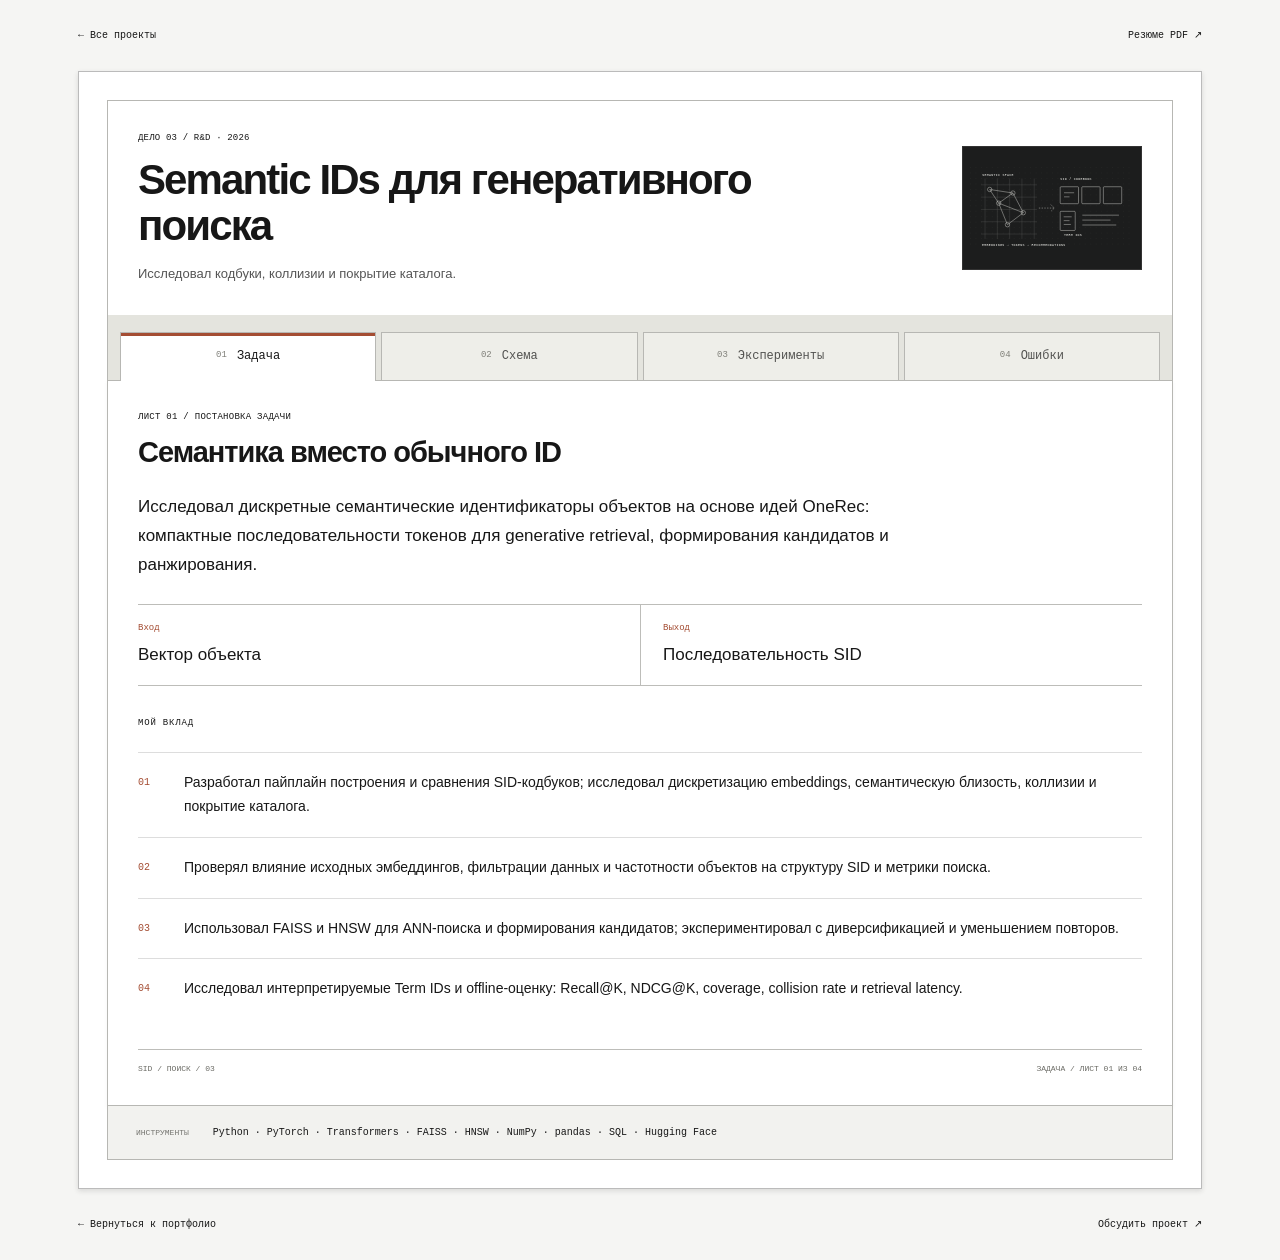
<file: docs/cases/semantic-ids.html>
<!doctype html><html lang="ru"><head><meta charset="UTF-8"/><meta name="viewport" content="width=device-width,initial-scale=1"/><title>Semantic IDs для генеративного поиска — Артур Заплатин</title><meta name="description" content="Исследовал дискретные семантические идентификаторы объектов на основе идей OneRec: компактные последовательности токенов для generative retrieval, формирования кандидатов и ранжирования."/><link rel="stylesheet" href="../styles.css?v=515ca950a5a7"/><link rel="stylesheet" href="../desk.css?v=2d6a1c42f131"/><link rel="stylesheet" href="../folders.css?v=9320651c59b3"/><link rel="icon" href="../assets/artur-engraving.png"/></head><body class="case-page drafting-table"><nav class="case-page-nav"><a href="../index.html#projects">← Все проекты</a><a href="../Artur_Zaplatin_Resume.pdf">Резюме PDF ↗</a></nav><main><article class="project-folder" data-folder="semantic-ids"><header class="folder-cover"><div><p class="eyebrow">ДЕЛО 03 / R&amp;D · 2026</p><h2>Semantic IDs для генеративного поиска</h2><p class="folder-summary">Исследовал кодбуки, коллизии и покрытие каталога.</p><div class="folder-cover-links"></div></div><div class="folder-miniature scene-tokens scene-running" aria-hidden="true"><svg viewBox="0 0 600 300" fill="none" aria-hidden="true" focusable="false"><defs><pattern id="detail-dots-tokens" width="20" height="20" patternUnits="userSpaceOnUse"><circle cx="1" cy="1" r=".65" fill="currentColor" opacity=".25"/></pattern></defs><rect width="600" height="300" fill="url(#detail-dots-tokens)"/><g stroke="currentColor" stroke-width="1.4">
      <g opacity=".25"><path d="M40 65h205m-205 45h205m-205 45h205m-205 45h205m-205 45h205"/><path d="M55 42v221m45-221v221m45-221v221m45-221v221m45-221v221"/></g>
      <g class="semantic-points"><circle cx="72" cy="82" r="8"/><circle cx="105" cy="132" r="8"/><circle cx="157" cy="95" r="8"/><circle cx="195" cy="167" r="8"/><circle cx="137" cy="211" r="8"/><path d="M72 82l85 13 38 72-58 44-32-79-33-50m33 50 52-37m-52 37 90 35"/></g>
      <path class="signal-path" d="M252 150h57m-14-13 14 13-14 13"/>
      <g class="token-stream"><rect x="330" y="72" width="67" height="62" rx="3"/><rect x="409" y="72" width="67" height="62" rx="3"/><rect x="488" y="72" width="67" height="62" rx="3"/><path d="M344 94h37m-37 15h20m47 67h134m-134 18h103m-103 18h124"/><rect x="330" y="162" width="55" height="70" rx="3"/><path d="M343 182h29m-29 14h21m-21 14h26"/></g>
      </g><g fill="currentColor"><text x="45" y="32">SEMANTIC SPACE</text><text x="330" y="47">SID / CODEBOOK</text><text x="44" y="289">EMBEDDINGS → TOKENS → RECOMMENDATIONS</text><text x="344" y="254">TERM IDS</text></g></svg></div></header><div class="folder-sheet-tabs" role="tablist" aria-label="Листы проекта"><button type="button" role="tab" id="semantic-ids-tab-task" data-sheet="task" aria-selected="true" aria-controls="semantic-ids-sheet-task" tabindex="0"><span>01</span>Задача</button><button type="button" role="tab" id="semantic-ids-tab-scheme" data-sheet="scheme" aria-selected="false" aria-controls="semantic-ids-sheet-scheme" tabindex="-1"><span>02</span>Схема</button><button type="button" role="tab" id="semantic-ids-tab-experiments" data-sheet="experiments" aria-selected="false" aria-controls="semantic-ids-sheet-experiments" tabindex="-1"><span>03</span>Эксперименты</button><button type="button" role="tab" id="semantic-ids-tab-errors" data-sheet="errors" aria-selected="false" aria-controls="semantic-ids-sheet-errors" tabindex="-1"><span>04</span>Ошибки</button></div><div class="folder-sheets"><section class="folder-sheet" id="semantic-ids-sheet-task" data-sheet-panel="task" role="tabpanel" aria-labelledby="semantic-ids-tab-task" tabindex="0"><div class="sheet-heading"><div><p class="eyebrow">ЛИСТ 01 / ПОСТАНОВКА ЗАДАЧИ</p><h3>Семантика вместо обычного ID</h3></div></div><p class="task-intro">Исследовал дискретные семантические идентификаторы объектов на основе идей OneRec: компактные последовательности токенов для generative retrieval, формирования кандидатов и ранжирования.</p><dl class="task-io"><div><dt>Вход</dt><dd>Вектор объекта</dd></div><div><dt>Выход</dt><dd>Последовательность SID</dd></div></dl><section class="task-contribution"><p class="eyebrow">МОЙ ВКЛАД</p><ol><li>Разработал пайплайн построения и сравнения SID-кодбуков; исследовал дискретизацию embeddings, семантическую близость, коллизии и покрытие каталога.</li><li>Проверял влияние исходных эмбеддингов, фильтрации данных и частотности объектов на структуру SID и метрики поиска.</li><li>Использовал FAISS и HNSW для ANN-поиска и формирования кандидатов; экспериментировал с диверсификацией и уменьшением повторов.</li><li>Исследовал интерпретируемые Term IDs и offline-оценку: Recall@K, NDCG@K, coverage, collision rate и retrieval latency.</li></ol></section><div class="sheet-titleblock"><span>SID / ПОИСК / 03</span><span>ЗАДАЧА / ЛИСТ 01 ИЗ 04</span></div></section><section class="folder-sheet" id="semantic-ids-sheet-scheme" data-sheet-panel="scheme" role="tabpanel" aria-labelledby="semantic-ids-tab-scheme" tabindex="0"><div class="sheet-heading"><div><p class="eyebrow">ЛИСТ 02 / АРХИТЕКТУРА</p><h3>Из чего собрано решение.</h3></div><p>Нажмите на узел — откроется выноска<br />с входом, выходом и обоснованием.</p></div>
      <div class="interactive-scheme"><div class="scheme-blueprint"><div class="drawing-register"><span>СХЕМА / SID / ПОИСК</span><span>06 УЗЛОВ</span></div><div class="scheme-nodes" role="group" aria-label="Узлы архитектуры"><button type="button" class="scheme-node" id="semantic-ids-node-0" data-node="0" aria-pressed="true" aria-controls="semantic-ids-inspector"><span>УЗЕЛ 01</span><strong>Embeddings</strong><small>Смотреть детали ↗</small></button><button type="button" class="scheme-node" id="semantic-ids-node-1" data-node="1" aria-pressed="false" aria-controls="semantic-ids-inspector"><span>УЗЕЛ 02</span><strong>SID-кодбук</strong><small>Смотреть детали ↗</small></button><button type="button" class="scheme-node" id="semantic-ids-node-2" data-node="2" aria-pressed="false" aria-controls="semantic-ids-inspector"><span>УЗЕЛ 03</span><strong>Проверка SID</strong><small>Смотреть детали ↗</small></button><button type="button" class="scheme-node" id="semantic-ids-node-3" data-node="3" aria-pressed="false" aria-controls="semantic-ids-inspector"><span>УЗЕЛ 04</span><strong>FAISS / HNSW</strong><small>Смотреть детали ↗</small></button><button type="button" class="scheme-node" id="semantic-ids-node-4" data-node="4" aria-pressed="false" aria-controls="semantic-ids-inspector"><span>УЗЕЛ 05</span><strong>Диверсификация</strong><small>Смотреть детали ↗</small></button><button type="button" class="scheme-node" id="semantic-ids-node-5" data-node="5" aria-pressed="false" aria-controls="semantic-ids-inspector"><span>УЗЕЛ 06</span><strong>Offline-оценка</strong><small>Смотреть детали ↗</small></button></div><div class="drawing-register drawing-bottom"><span>ВХОД → ОБРАБОТКА → РЕЗУЛЬТАТ</span><span>МАСШТАБ / ЛОГИКА</span></div></div><aside class="node-inspector" id="semantic-ids-inspector" aria-label="Описание выбранного узла" aria-live="polite"><section class="node-note" data-node-note="0" aria-labelledby="semantic-ids-node-0"><span class="drawing-label">ВЫНОСКА 01 / 06</span><h4>Embeddings</h4><p>Представить объекты через их семантику.</p><dl><div><dt>Вход</dt><dd>Объекты каталога</dd></div><div><dt>Выход</dt><dd>Векторные представления</dd></div></dl><div class="node-reason"><span>Почему этот шаг</span><p>Качество исходных embeddings влияет на структуру будущих идентификаторов.</p></div></section><section class="node-note" data-node-note="1" aria-labelledby="semantic-ids-node-1"><span class="drawing-label">ВЫНОСКА 02 / 06</span><h4>SID-кодбук</h4><p>Преобразовать векторы в компактные дискретные коды.</p><dl><div><dt>Вход</dt><dd>Embeddings и кодбук</dd></div><div><dt>Выход</dt><dd>Последовательности SID-токенов</dd></div></dl><div class="node-reason"><span>Почему этот шаг</span><p>Идеи OneRec использованы для исследования generative retrieval.</p></div></section><section class="node-note" data-node-note="2" aria-labelledby="semantic-ids-node-2"><span class="drawing-label">ВЫНОСКА 03 / 06</span><h4>Проверка SID</h4><p>Оценить покрытие, близость и коллизии кодов.</p><dl><div><dt>Вход</dt><dd>SID и частотность объектов</dd></div><div><dt>Выход</dt><dd>Сравнение вариантов кодбука</dd></div></dl><div class="node-reason"><span>Почему этот шаг</span><p>Компактность идентификатора имеет смысл вместе с качеством покрытия каталога.</p></div></section><section class="node-note" data-node-note="3" aria-labelledby="semantic-ids-node-3"><span class="drawing-label">ВЫНОСКА 04 / 06</span><h4>FAISS / HNSW</h4><p>Сформировать ближайших кандидатов через ANN.</p><dl><div><dt>Вход</dt><dd>Запрос и индекс каталога</dd></div><div><dt>Выход</dt><dd>Список кандидатов</dd></div></dl><div class="node-reason"><span>Почему этот шаг</span><p>ANN использовался для исследования формирования и ранжирования кандидатов.</p></div></section><section class="node-note" data-node-note="4" aria-labelledby="semantic-ids-node-4"><span class="drawing-label">ВЫНОСКА 05 / 06</span><h4>Диверсификация</h4><p>Уменьшить повторяемость выдачи.</p><dl><div><dt>Вход</dt><dd>Кандидаты поиска</dd></div><div><dt>Выход</dt><dd>Более разнообразный список</dd></div></dl><div class="node-reason"><span>Почему этот шаг</span><p>Разбиралось влияние повторов на качество и покрытие результатов.</p></div></section><section class="node-note" data-node-note="5" aria-labelledby="semantic-ids-node-5"><span class="drawing-label">ВЫНОСКА 06 / 06</span><h4>Offline-оценка</h4><p>Сопоставить качество, покрытие и скорость.</p><dl><div><dt>Вход</dt><dd>Выдача и базовый подход</dd></div><div><dt>Выход</dt><dd>Recall, NDCG, coverage, collision rate, latency</dd></div></dl><div class="node-reason"><span>Почему этот шаг</span><p>Изменения метрик в резюме указаны относительно baseline.</p></div></section></aside></div><div class="sheet-titleblock"><span>SID / ПОИСК / 03</span><span>СХЕМА / ЛИСТ 02 ИЗ 04</span></div></section><section class="folder-sheet" id="semantic-ids-sheet-experiments" data-sheet-panel="experiments" role="tabpanel" aria-labelledby="semantic-ids-tab-experiments" tabindex="0"><div class="sheet-heading"><div><p class="eyebrow">ЛИСТ 03 / ЭКСПЕРИМЕНТЫ</p><h3>Сравнение с базовым подходом</h3></div></div><div class="sheet-metrics"><div><strong>+9,6%</strong><span>Recall@100</span></div><div><strong>+6,8%</strong><span>NDCG@10</span></div><div><strong>−27%</strong><span>повторяемость кандидатов</span></div><div><strong>−19%</strong><span>retrieval latency</span></div></div><ol class="protocol-list"><li><span>01</span><p>Исследовались кодбуки, исходные embeddings, частотность и фильтрация данных.</p></li><li><span>02</span><p>Offline-оценка: Recall@K, NDCG@K, coverage, collision rate и retrieval latency.</p></li><li><span>03</span><p>Все четыре изменения ниже — относительные; абсолютные значения и размер теста в резюме не приведены.</p></li></ol><div class="sheet-conclusion"><span>Результат</span><p>Улучшил качество генеративного поиска, сократив повторяемость кандидатов и время их формирования. Изменения метрик указаны относительно базового подхода.</p></div><div class="sheet-titleblock"><span>SID / ПОИСК / 03</span><span>ЭКСПЕРИМЕНТЫ / ЛИСТ 03 ИЗ 04</span></div></section><section class="folder-sheet" id="semantic-ids-sheet-errors" data-sheet-panel="errors" role="tabpanel" aria-labelledby="semantic-ids-tab-errors" tabindex="0"><div class="sheet-heading"><div><p class="eyebrow">ЛИСТ 04 / РАЗБОР ОШИБОК</p><h3>Где решение требует внимания.</h3></div><span class="review-stamp" aria-hidden="true">РАЗБОР<br />И ОГРАНИЧЕНИЯ</span></div><p class="sheet-caption">По материалам проекта: наблюдения, обработанные случаи и границы оценки. Статус каждого пункта указан отдельно.</p><div class="error-ledger"><article class="error-entry"><div class="error-entry-title"><span>01 / Предмет исследования</span><h4>Коллизии идентификаторов</h4></div><div class="error-observation"><span>Что важно проверить</span><p>Разные объекты могут получать одинаковые дискретные коды.</p></div><div class="error-handling"><span>Решение / следующий шаг</span><p>Сравнивать SID-кодбуки по collision rate вместе с покрытием и семантической близостью.</p></div><p class="error-status"><span aria-hidden="true">↳</span>Коллизии входят в offline-оценку</p></article><article class="error-entry"><div class="error-entry-title"><span>02 / Предмет исследования</span><h4>Повторяющиеся кандидаты</h4></div><div class="error-observation"><span>Что важно проверить</span><p>Повторы ограничивают разнообразие результатов поиска.</p></div><div class="error-handling"><span>Решение / следующий шаг</span><p>Исследовать диверсификацию и уменьшение повторов при формировании кандидатов.</p></div><p class="error-status"><span aria-hidden="true">↳</span>Повторяемость: −27% к baseline</p></article><article class="error-entry"><div class="error-entry-title"><span>03 / Ограничение</span><h4>Зависимость от данных и embeddings</h4></div><div class="error-observation"><span>Что важно проверить</span><p>Частотность объектов, фильтрация и исходные представления влияют на структуру SID.</p></div><div class="error-handling"><span>Решение / следующий шаг</span><p>Сравнивать эти факторы совместно с Recall, NDCG, coverage и latency.</p></div><p class="error-status"><span aria-hidden="true">↳</span>Абсолютные значения в резюме не указаны</p></article></div><div class="sheet-titleblock"><span>SID / ПОИСК / 03</span><span>ОШИБКИ / ЛИСТ 04 ИЗ 04</span></div></section></div><footer class="folder-stack"><span>ИНСТРУМЕНТЫ</span><p>Python · PyTorch · Transformers · FAISS · HNSW · NumPy · pandas · SQL · Hugging Face</p></footer></article></main><footer class="case-page-nav"><a href="../index.html#projects">← Вернуться к портфолио</a><a href="mailto:arturzaplatin@gmail.com">Обсудить проект ↗</a></footer><script src="../folders.js?v=f516e767d8ff"></script></body></html>
</file>
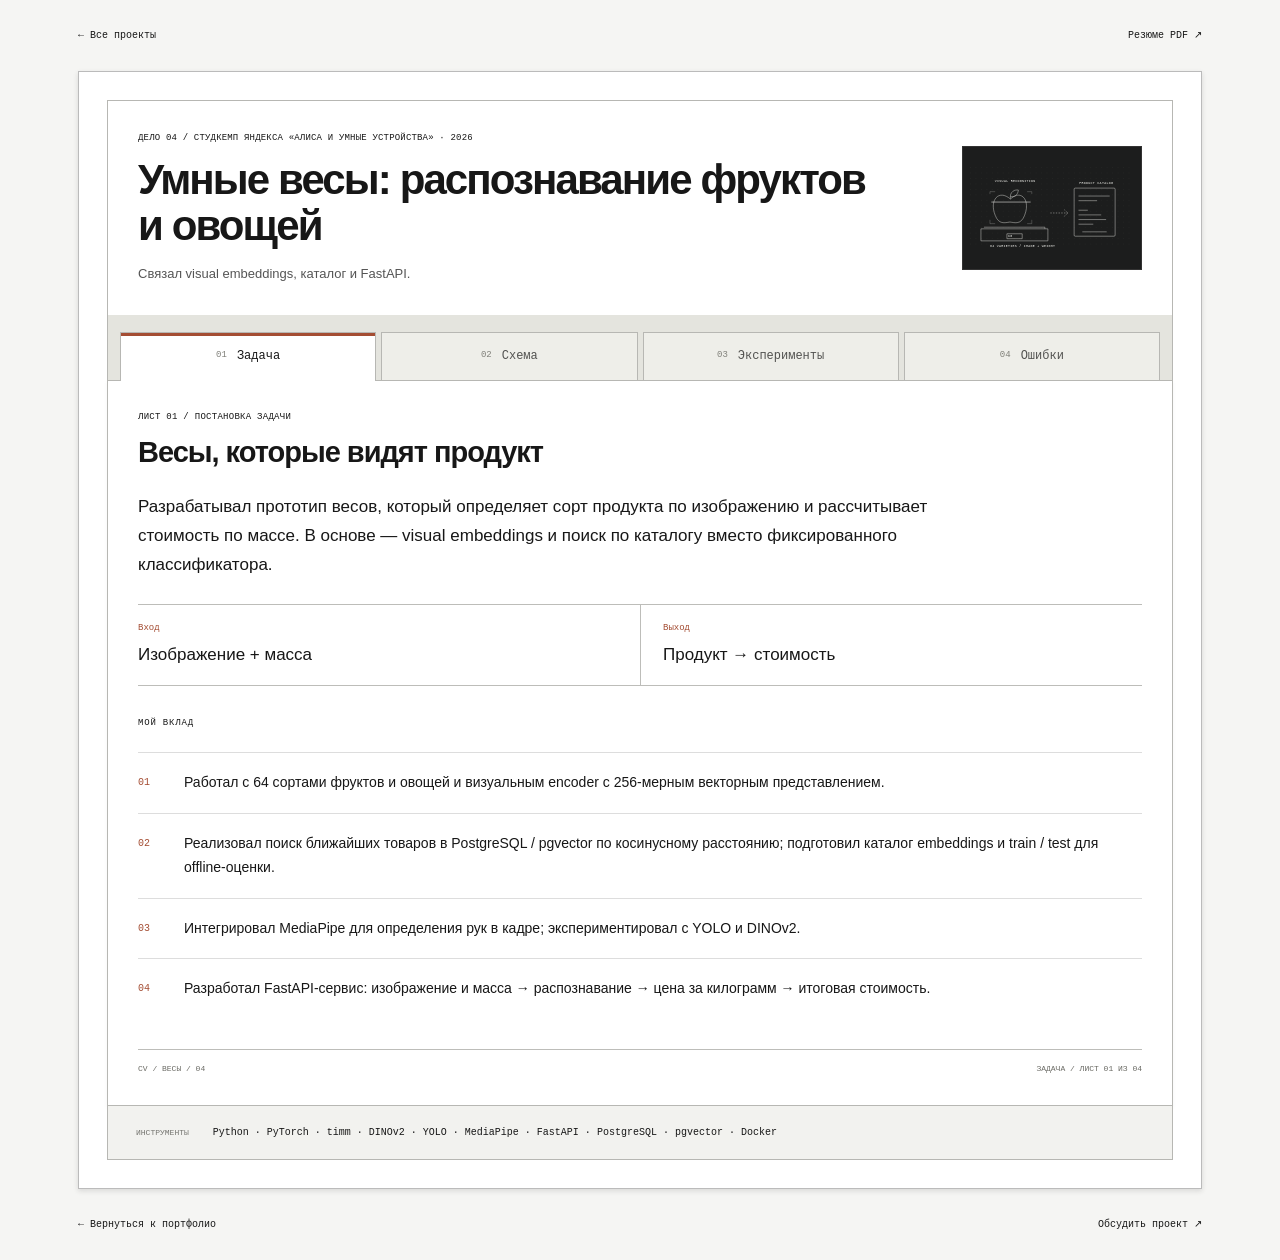
<file: docs/cases/smart-scales.html>
<!doctype html><html lang="ru"><head><meta charset="UTF-8"/><meta name="viewport" content="width=device-width,initial-scale=1"/><title>Умные весы: распознавание фруктов и овощей — Артур Заплатин</title><meta name="description" content="Разрабатывал прототип весов, который определяет сорт продукта по изображению и рассчитывает стоимость по массе. В основе — visual embeddings и поиск по каталогу вместо фиксированного классификатора."/><link rel="stylesheet" href="../styles.css?v=515ca950a5a7"/><link rel="stylesheet" href="../desk.css?v=2d6a1c42f131"/><link rel="stylesheet" href="../folders.css?v=9320651c59b3"/><link rel="icon" href="../assets/artur-engraving.png"/></head><body class="case-page drafting-table"><nav class="case-page-nav"><a href="../index.html#projects">← Все проекты</a><a href="../Artur_Zaplatin_Resume.pdf">Резюме PDF ↗</a></nav><main><article class="project-folder" data-folder="smart-scales"><header class="folder-cover"><div><p class="eyebrow">ДЕЛО 04 / Студкемп Яндекса «Алиса и умные устройства» · 2026</p><h2>Умные весы: распознавание фруктов и овощей</h2><p class="folder-summary">Связал visual embeddings, каталог и FastAPI.</p><div class="folder-cover-links"></div></div><div class="folder-miniature scene-scales scene-running" aria-hidden="true"><svg viewBox="0 0 600 300" fill="none" aria-hidden="true" focusable="false"><defs><pattern id="detail-dots-scales" width="20" height="20" patternUnits="userSpaceOnUse"><circle cx="1" cy="1" r=".65" fill="currentColor" opacity=".25"/></pattern></defs><rect width="600" height="300" fill="url(#detail-dots-scales)"/><g stroke="currentColor" stroke-width="1.5">
      <path d="M40 226h245v44H40Zm11-6h223v6m-139 18h56v18h-56Z"/>
      <g class="fruit-item fruit-apple"><path d="M148 117c-43-37-78 4-56 59 13 35 35 28 54 25 19 3 41 10 54-25 22-55-13-96-52-59Z"/><path d="M148 116c-4-27 17-34 29-32-2 19-15 27-29 24"/></g>
      <g class="fruit-item fruit-pear"><path d="M144 97c-22 0-19 41-32 59-29 39-12 56 33 56s62-17 33-56c-13-18-10-59-34-59Z"/><path d="M145 98V75m0 7c13-10 24-4 25 4-15 7-18 4-25-4"/></g>
      <g class="fruit-item fruit-tomato"><circle cx="147" cy="166" r="46"/><path d="M147 128l-20-9 7 17-19 9 24 1 8 13 8-13 24-1-19-9 7-17-20 9Zm0-6v-18"/></g>
      <path d="M73 99v-9h19m117 0h17v9M73 193v14h19m117 0h17v-14" opacity=".5"/>
      <path class="scale-scan" d="M78 128h144" stroke-width="2"/>
      <path class="signal-path" d="M294 168h64m-13-12 13 12-13 12"/>
      <rect x="381" y="77" width="150" height="176" rx="4"/><path d="M397 106h114m-114 17h68m-68 35h34m-34 17h83m-83 17h101m-101 17h54M411 237h89"/>
      </g><g fill="currentColor"><text x="91" y="54">VISUAL RECOGNITION</text><text x="400" y="63">PRODUCT CATALOG</text><text x="139" y="257" font-size="8">KG</text><text x="73" y="292">64 VARIETIES / IMAGE + WEIGHT</text></g></svg></div></header><div class="folder-sheet-tabs" role="tablist" aria-label="Листы проекта"><button type="button" role="tab" id="smart-scales-tab-task" data-sheet="task" aria-selected="true" aria-controls="smart-scales-sheet-task" tabindex="0"><span>01</span>Задача</button><button type="button" role="tab" id="smart-scales-tab-scheme" data-sheet="scheme" aria-selected="false" aria-controls="smart-scales-sheet-scheme" tabindex="-1"><span>02</span>Схема</button><button type="button" role="tab" id="smart-scales-tab-experiments" data-sheet="experiments" aria-selected="false" aria-controls="smart-scales-sheet-experiments" tabindex="-1"><span>03</span>Эксперименты</button><button type="button" role="tab" id="smart-scales-tab-errors" data-sheet="errors" aria-selected="false" aria-controls="smart-scales-sheet-errors" tabindex="-1"><span>04</span>Ошибки</button></div><div class="folder-sheets"><section class="folder-sheet" id="smart-scales-sheet-task" data-sheet-panel="task" role="tabpanel" aria-labelledby="smart-scales-tab-task" tabindex="0"><div class="sheet-heading"><div><p class="eyebrow">ЛИСТ 01 / ПОСТАНОВКА ЗАДАЧИ</p><h3>Весы, которые видят продукт</h3></div></div><p class="task-intro">Разрабатывал прототип весов, который определяет сорт продукта по изображению и рассчитывает стоимость по массе. В основе — visual embeddings и поиск по каталогу вместо фиксированного классификатора.</p><dl class="task-io"><div><dt>Вход</dt><dd>Изображение + масса</dd></div><div><dt>Выход</dt><dd>Продукт → стоимость</dd></div></dl><section class="task-contribution"><p class="eyebrow">МОЙ ВКЛАД</p><ol><li>Работал с 64 сортами фруктов и овощей и визуальным encoder с 256-мерным векторным представлением.</li><li>Реализовал поиск ближайших товаров в PostgreSQL / pgvector по косинусному расстоянию; подготовил каталог embeddings и train / test для offline-оценки.</li><li>Интегрировал MediaPipe для определения рук в кадре; экспериментировал с YOLO и DINOv2.</li><li>Разработал FastAPI-сервис: изображение и масса → распознавание → цена за килограмм → итоговая стоимость.</li></ol></section><div class="sheet-titleblock"><span>CV / ВЕСЫ / 04</span><span>ЗАДАЧА / ЛИСТ 01 ИЗ 04</span></div></section><section class="folder-sheet" id="smart-scales-sheet-scheme" data-sheet-panel="scheme" role="tabpanel" aria-labelledby="smart-scales-tab-scheme" tabindex="0"><div class="sheet-heading"><div><p class="eyebrow">ЛИСТ 02 / АРХИТЕКТУРА</p><h3>Из чего собрано решение.</h3></div><p>Нажмите на узел — откроется выноска<br />с входом, выходом и обоснованием.</p></div>
      <div class="interactive-scheme"><div class="scheme-blueprint"><div class="drawing-register"><span>СХЕМА / CV / ВЕСЫ</span><span>06 УЗЛОВ</span></div><div class="scheme-nodes" role="group" aria-label="Узлы архитектуры"><button type="button" class="scheme-node" id="smart-scales-node-0" data-node="0" aria-pressed="true" aria-controls="smart-scales-inspector"><span>УЗЕЛ 01</span><strong>Фото + масса</strong><small>Смотреть детали ↗</small></button><button type="button" class="scheme-node" id="smart-scales-node-1" data-node="1" aria-pressed="false" aria-controls="smart-scales-inspector"><span>УЗЕЛ 02</span><strong>Подготовка кадра</strong><small>Смотреть детали ↗</small></button><button type="button" class="scheme-node" id="smart-scales-node-2" data-node="2" aria-pressed="false" aria-controls="smart-scales-inspector"><span>УЗЕЛ 03</span><strong>Visual encoder</strong><small>Смотреть детали ↗</small></button><button type="button" class="scheme-node" id="smart-scales-node-3" data-node="3" aria-pressed="false" aria-controls="smart-scales-inspector"><span>УЗЕЛ 04</span><strong>pgvector</strong><small>Смотреть детали ↗</small></button><button type="button" class="scheme-node" id="smart-scales-node-4" data-node="4" aria-pressed="false" aria-controls="smart-scales-inspector"><span>УЗЕЛ 05</span><strong>Цена товара</strong><small>Смотреть детали ↗</small></button><button type="button" class="scheme-node" id="smart-scales-node-5" data-node="5" aria-pressed="false" aria-controls="smart-scales-inspector"><span>УЗЕЛ 06</span><strong>FastAPI</strong><small>Смотреть детали ↗</small></button></div><div class="drawing-register drawing-bottom"><span>ВХОД → ОБРАБОТКА → РЕЗУЛЬТАТ</span><span>МАСШТАБ / ЛОГИКА</span></div></div><aside class="node-inspector" id="smart-scales-inspector" aria-label="Описание выбранного узла" aria-live="polite"><section class="node-note" data-node-note="0" aria-labelledby="smart-scales-node-0"><span class="drawing-label">ВЫНОСКА 01 / 06</span><h4>Фото + масса</h4><p>Собрать два входа для распознавания и расчёта.</p><dl><div><dt>Вход</dt><dd>Камера и вес продукта</dd></div><div><dt>Выход</dt><dd>Изображение и масса</dd></div></dl><div class="node-reason"><span>Почему этот шаг</span><p>Сорт определяется по изображению, стоимость зависит от массы.</p></div></section><section class="node-note" data-node-note="1" aria-labelledby="smart-scales-node-1"><span class="drawing-label">ВЫНОСКА 02 / 06</span><h4>Подготовка кадра</h4><p>Исследовать влияние объектов и рук в кадре.</p><dl><div><dt>Вход</dt><dd>Изображение продукта</dd></div><div><dt>Выход</dt><dd>Подготовленный кадр</dd></div></dl><div class="node-reason"><span>Почему этот шаг</span><p>MediaPipe использован для определения рук; YOLO — в экспериментах с детекцией.</p></div></section><section class="node-note" data-node-note="2" aria-labelledby="smart-scales-node-2"><span class="drawing-label">ВЫНОСКА 03 / 06</span><h4>Visual encoder</h4><p>Получить компактное представление продукта.</p><dl><div><dt>Вход</dt><dd>Изображение</dd></div><div><dt>Выход</dt><dd>256-мерный вектор</dd></div></dl><div class="node-reason"><span>Почему этот шаг</span><p>Исследовались визуальные embeddings, включая DINOv2, вместо фиксированного классификатора.</p></div></section><section class="node-note" data-node-note="3" aria-labelledby="smart-scales-node-3"><span class="drawing-label">ВЫНОСКА 04 / 06</span><h4>pgvector</h4><p>Найти ближайшие товары по косинусному расстоянию.</p><dl><div><dt>Вход</dt><dd>Вектор и каталог 64 сортов</dd></div><div><dt>Выход</dt><dd>Top-k кандидатов</dd></div></dl><div class="node-reason"><span>Почему этот шаг</span><p>Каталог embeddings можно расширять без обязательного переобучения классификатора.</p></div></section><section class="node-note" data-node-note="4" aria-labelledby="smart-scales-node-4"><span class="drawing-label">ВЫНОСКА 05 / 06</span><h4>Цена товара</h4><p>Связать распознанный продукт со стоимостью.</p><dl><div><dt>Вход</dt><dd>Выбранный товар и масса</dd></div><div><dt>Выход</dt><dd>Цена за килограмм и итог</dd></div></dl><div class="node-reason"><span>Почему этот шаг</span><p>Распознавание соединено с прикладным сценарием умных весов.</p></div></section><section class="node-note" data-node-note="5" aria-labelledby="smart-scales-node-5"><span class="drawing-label">ВЫНОСКА 06 / 06</span><h4>FastAPI</h4><p>Предоставить весь пайплайн через сервис.</p><dl><div><dt>Вход</dt><dd>Изображение и масса</dd></div><div><dt>Выход</dt><dd>Продукт, цена и стоимость</dd></div></dl><div class="node-reason"><span>Почему этот шаг</span><p>API объединяет распознавание и расчёт в воспроизводимый прототип.</p></div></section></aside></div><div class="sheet-titleblock"><span>CV / ВЕСЫ / 04</span><span>СХЕМА / ЛИСТ 02 ИЗ 04</span></div></section><section class="folder-sheet" id="smart-scales-sheet-experiments" data-sheet-panel="experiments" role="tabpanel" aria-labelledby="smart-scales-tab-experiments" tabindex="0"><div class="sheet-heading"><div><p class="eyebrow">ЛИСТ 03 / ЭКСПЕРИМЕНТЫ</p><h3>Поиск по каталогу из 64 сортов</h3></div></div><div class="sheet-metrics"><div><strong>88,49%</strong><span>Top-1 accuracy</span></div><div><strong>94,41%</strong><span>Top-3 accuracy</span></div><div><strong>95,72%</strong><span>Top-5 accuracy</span></div></div><ol class="protocol-list"><li><span>01</span><p>Подготовлены каталог embeddings и разделение train / test для offline-оценки.</p></li><li><span>02</span><p>256-мерный visual encoder; ближайшие товары по косинусному расстоянию в pgvector.</p></li><li><span>03</span><p>Top-1 оценивает первый результат, Top-3 и Top-5 — присутствие нужного товара среди кандидатов.</p></li></ol><div class="sheet-conclusion"><span>Результат</span><p>Рабочий прототип с возможностью расширять каталог без обязательного переобучения классификатора.</p></div><div class="sheet-titleblock"><span>CV / ВЕСЫ / 04</span><span>ЭКСПЕРИМЕНТЫ / ЛИСТ 03 ИЗ 04</span></div></section><section class="folder-sheet" id="smart-scales-sheet-errors" data-sheet-panel="errors" role="tabpanel" aria-labelledby="smart-scales-tab-errors" tabindex="0"><div class="sheet-heading"><div><p class="eyebrow">ЛИСТ 04 / РАЗБОР ОШИБОК</p><h3>Где решение требует внимания.</h3></div><span class="review-stamp" aria-hidden="true">РАЗБОР<br />И ОГРАНИЧЕНИЯ</span></div><p class="sheet-caption">По материалам проекта: наблюдения, обработанные случаи и границы оценки. Статус каждого пункта указан отдельно.</p><div class="error-ledger"><article class="error-entry"><div class="error-entry-title"><span>01 / Проверка</span><h4>Руки в кадре</h4></div><div class="error-observation"><span>Что важно проверить</span><p>Посторонний объект в кадре может мешать представлению продукта.</p></div><div class="error-handling"><span>Решение / следующий шаг</span><p>Интегрировано определение рук через MediaPipe; исследовалась детекция YOLO.</p></div><p class="error-status"><span aria-hidden="true">↳</span>Учтено в подготовке изображения</p></article><article class="error-entry"><div class="error-entry-title"><span>02 / Ограничение</span><h4>Первый кандидат не всегда верный</h4></div><div class="error-observation"><span>Что важно проверить</span><p>Top-1 accuracy 88,49% ниже Top-5 accuracy 95,72%.</p></div><div class="error-handling"><span>Решение / следующий шаг</span><p>Различать качество первого результата и наличие правильного товара среди кандидатов.</p></div><p class="error-status"><span aria-hidden="true">↳</span>Оценены Top-1 / Top-3 / Top-5</p></article><article class="error-entry"><div class="error-entry-title"><span>03 / Граница оценки</span><h4>Расширение каталога</h4></div><div class="error-observation"><span>Что важно проверить</span><p>Прототип проверялся на 64 сортах; результат на новом каталоге отдельно не заявлен.</p></div><div class="error-handling"><span>Решение / следующий шаг</span><p>Добавлять embeddings новых товаров и повторять offline-проверку каталога.</p></div><p class="error-status"><span aria-hidden="true">↳</span>Переобучение не обязательно; качество нужно проверять</p></article></div><div class="sheet-titleblock"><span>CV / ВЕСЫ / 04</span><span>ОШИБКИ / ЛИСТ 04 ИЗ 04</span></div></section></div><footer class="folder-stack"><span>ИНСТРУМЕНТЫ</span><p>Python · PyTorch · timm · DINOv2 · YOLO · MediaPipe · FastAPI · PostgreSQL · pgvector · Docker</p></footer></article></main><footer class="case-page-nav"><a href="../index.html#projects">← Вернуться к портфолио</a><a href="mailto:arturzaplatin@gmail.com">Обсудить проект ↗</a></footer><script src="../folders.js?v=f516e767d8ff"></script></body></html>
</file>
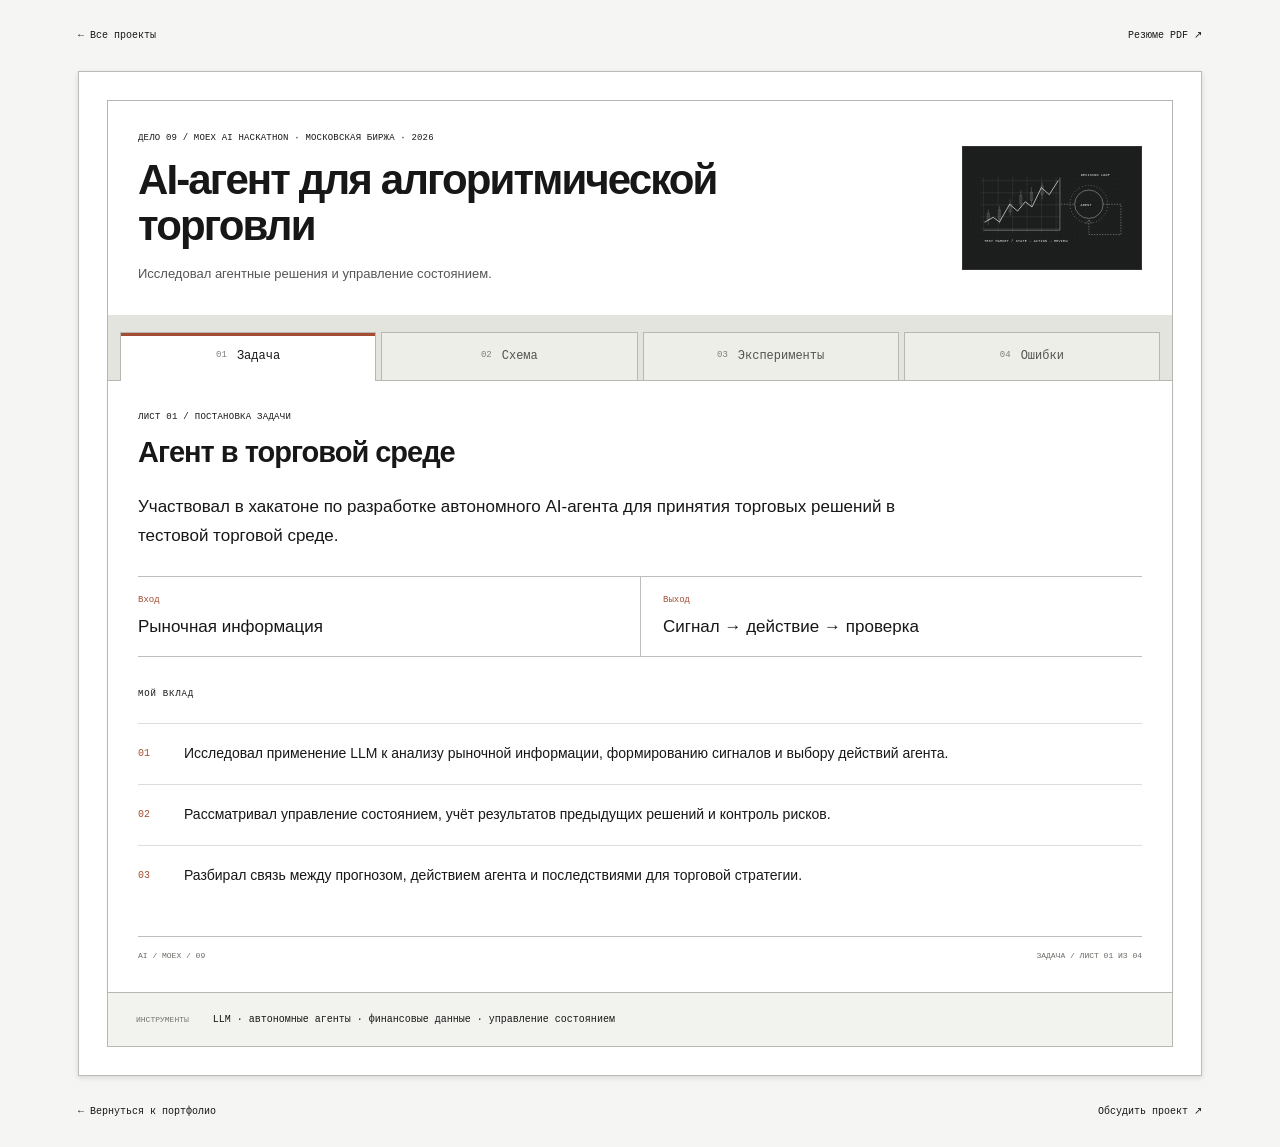
<file: docs/cases/trading-agent.html>
<!doctype html><html lang="ru"><head><meta charset="UTF-8"/><meta name="viewport" content="width=device-width,initial-scale=1"/><title>AI-агент для алгоритмической торговли — Артур Заплатин</title><meta name="description" content="Участвовал в хакатоне по разработке автономного AI-агента для принятия торговых решений в тестовой торговой среде."/><link rel="stylesheet" href="../styles.css?v=515ca950a5a7"/><link rel="stylesheet" href="../desk.css?v=2d6a1c42f131"/><link rel="stylesheet" href="../folders.css?v=9320651c59b3"/><link rel="icon" href="../assets/artur-engraving.png"/></head><body class="case-page drafting-table"><nav class="case-page-nav"><a href="../index.html#projects">← Все проекты</a><a href="../Artur_Zaplatin_Resume.pdf">Резюме PDF ↗</a></nav><main><article class="project-folder" data-folder="trading-agent"><header class="folder-cover"><div><p class="eyebrow">ДЕЛО 09 / MOEX AI Hackathon · Московская биржа · 2026</p><h2>AI-агент для алгоритмической торговли</h2><p class="folder-summary">Исследовал агентные решения и управление состоянием.</p><div class="folder-cover-links"></div></div><div class="folder-miniature scene-market scene-running" aria-hidden="true"><svg viewBox="0 0 600 300" fill="none" aria-hidden="true" focusable="false"><defs><pattern id="detail-dots-market" width="20" height="20" patternUnits="userSpaceOnUse"><circle cx="1" cy="1" r=".65" fill="currentColor" opacity=".25"/></pattern></defs><rect width="600" height="300" fill="url(#detail-dots-market)"/><g stroke="currentColor" stroke-width="1.3">
      <g opacity=".2"><path d="M39 50h290m-290 44h290m-290 44h290m-290 44h290m-290 44h290M50 36v205m53-205v205m53-205v205m53-205v205m53-205v205m53-205v205"/></g>
      <path d="M50 231h279V38"/>
      <path class="market-signal" pathLength="100" d="M53 202l32-18 23 17 37-65 29 25 28-34 25 19 34-71 29 26 33-52" stroke-width="2.5"/>
      <g class="market-candles" opacity=".5"><path d="M67 155v57m41-70v65m39-89v61m39-93v64m39-76v71m39-91v64"/><path d="M63 169h8v24h-8Zm41-13h8v35h-8Zm39-20h8v28h-8Zm39-32h8v29h-8Zm39-12h8v30h-8Zm39-23h8v32h-8Z"/></g>
      <circle cx="435" cy="136" r="52"/><circle class="decision-ring" cx="435" cy="136" r="69" stroke-dasharray="3 8"/><path class="signal-path" d="M334 136h45m108 0h65v111H435v-54m-12 14 12-14 12 14"/>
      </g><g fill="currentColor"><text x="404" y="142">AGENT</text><text x="52" y="273">TEST MARKET / STATE → ACTION → REVIEW</text><text x="405" y="33">DECISION LOOP</text></g></svg></div></header><div class="folder-sheet-tabs" role="tablist" aria-label="Листы проекта"><button type="button" role="tab" id="trading-agent-tab-task" data-sheet="task" aria-selected="true" aria-controls="trading-agent-sheet-task" tabindex="0"><span>01</span>Задача</button><button type="button" role="tab" id="trading-agent-tab-scheme" data-sheet="scheme" aria-selected="false" aria-controls="trading-agent-sheet-scheme" tabindex="-1"><span>02</span>Схема</button><button type="button" role="tab" id="trading-agent-tab-experiments" data-sheet="experiments" aria-selected="false" aria-controls="trading-agent-sheet-experiments" tabindex="-1"><span>03</span>Эксперименты</button><button type="button" role="tab" id="trading-agent-tab-errors" data-sheet="errors" aria-selected="false" aria-controls="trading-agent-sheet-errors" tabindex="-1"><span>04</span>Ошибки</button></div><div class="folder-sheets"><section class="folder-sheet" id="trading-agent-sheet-task" data-sheet-panel="task" role="tabpanel" aria-labelledby="trading-agent-tab-task" tabindex="0"><div class="sheet-heading"><div><p class="eyebrow">ЛИСТ 01 / ПОСТАНОВКА ЗАДАЧИ</p><h3>Агент в торговой среде</h3></div></div><p class="task-intro">Участвовал в хакатоне по разработке автономного AI-агента для принятия торговых решений в тестовой торговой среде.</p><dl class="task-io"><div><dt>Вход</dt><dd>Рыночная информация</dd></div><div><dt>Выход</dt><dd>Сигнал → действие → проверка</dd></div></dl><section class="task-contribution"><p class="eyebrow">МОЙ ВКЛАД</p><ol><li>Исследовал применение LLM к анализу рыночной информации, формированию сигналов и выбору действий агента.</li><li>Рассматривал управление состоянием, учёт результатов предыдущих решений и контроль рисков.</li><li>Разбирал связь между прогнозом, действием агента и последствиями для торговой стратегии.</li></ol></section><div class="sheet-titleblock"><span>AI / MOEX / 09</span><span>ЗАДАЧА / ЛИСТ 01 ИЗ 04</span></div></section><section class="folder-sheet" id="trading-agent-sheet-scheme" data-sheet-panel="scheme" role="tabpanel" aria-labelledby="trading-agent-tab-scheme" tabindex="0"><div class="sheet-heading"><div><p class="eyebrow">ЛИСТ 02 / АРХИТЕКТУРА</p><h3>Из чего собрано решение.</h3></div><p>Нажмите на узел — откроется выноска<br />с входом, выходом и обоснованием.</p></div>
      <div class="interactive-scheme"><div class="scheme-blueprint"><div class="drawing-register"><span>СХЕМА / AI / MOEX</span><span>06 УЗЛОВ</span></div><div class="scheme-nodes" role="group" aria-label="Узлы архитектуры"><button type="button" class="scheme-node" id="trading-agent-node-0" data-node="0" aria-pressed="true" aria-controls="trading-agent-inspector"><span>УЗЕЛ 01</span><strong>Рыночная информация</strong><small>Смотреть детали ↗</small></button><button type="button" class="scheme-node" id="trading-agent-node-1" data-node="1" aria-pressed="false" aria-controls="trading-agent-inspector"><span>УЗЕЛ 02</span><strong>LLM / анализ</strong><small>Смотреть детали ↗</small></button><button type="button" class="scheme-node" id="trading-agent-node-2" data-node="2" aria-pressed="false" aria-controls="trading-agent-inspector"><span>УЗЕЛ 03</span><strong>Состояние</strong><small>Смотреть детали ↗</small></button><button type="button" class="scheme-node" id="trading-agent-node-3" data-node="3" aria-pressed="false" aria-controls="trading-agent-inspector"><span>УЗЕЛ 04</span><strong>Выбор действия</strong><small>Смотреть детали ↗</small></button><button type="button" class="scheme-node" id="trading-agent-node-4" data-node="4" aria-pressed="false" aria-controls="trading-agent-inspector"><span>УЗЕЛ 05</span><strong>Контроль рисков</strong><small>Смотреть детали ↗</small></button><button type="button" class="scheme-node" id="trading-agent-node-5" data-node="5" aria-pressed="false" aria-controls="trading-agent-inspector"><span>УЗЕЛ 06</span><strong>Последствия</strong><small>Смотреть детали ↗</small></button></div><div class="drawing-register drawing-bottom"><span>ВХОД → ОБРАБОТКА → РЕЗУЛЬТАТ</span><span>МАСШТАБ / ЛОГИКА</span></div></div><aside class="node-inspector" id="trading-agent-inspector" aria-label="Описание выбранного узла" aria-live="polite"><section class="node-note" data-node-note="0" aria-labelledby="trading-agent-node-0"><span class="drawing-label">ВЫНОСКА 01 / 06</span><h4>Рыночная информация</h4><p>Подготовить вход для анализа агента.</p><dl><div><dt>Вход</dt><dd>Финансовые данные</dd></div><div><dt>Выход</dt><dd>Контекст решения</dd></div></dl><div class="node-reason"><span>Почему этот шаг</span><p>Проект рассматривал применение LLM в тестовой торговой среде.</p></div></section><section class="node-note" data-node-note="1" aria-labelledby="trading-agent-node-1"><span class="drawing-label">ВЫНОСКА 02 / 06</span><h4>LLM / анализ</h4><p>Исследовать формирование торговых сигналов.</p><dl><div><dt>Вход</dt><dd>Рыночный контекст</dd></div><div><dt>Выход</dt><dd>Прогноз или сигнал</dd></div></dl><div class="node-reason"><span>Почему этот шаг</span><p>Сигнал рассматривался отдельно от выбора действия.</p></div></section><section class="node-note" data-node-note="2" aria-labelledby="trading-agent-node-2"><span class="drawing-label">ВЫНОСКА 03 / 06</span><h4>Состояние</h4><p>Учитывать историю предыдущих решений.</p><dl><div><dt>Вход</dt><dd>Текущий контекст и прошлые результаты</dd></div><div><dt>Выход</dt><dd>Состояние агента</dd></div></dl><div class="node-reason"><span>Почему этот шаг</span><p>Управление состоянием было одним из направлений исследования.</p></div></section><section class="node-note" data-node-note="3" aria-labelledby="trading-agent-node-3"><span class="drawing-label">ВЫНОСКА 04 / 06</span><h4>Выбор действия</h4><p>Связать прогноз с действием агента.</p><dl><div><dt>Вход</dt><dd>Сигнал и состояние</dd></div><div><dt>Выход</dt><dd>Решение в тестовой среде</dd></div></dl><div class="node-reason"><span>Почему этот шаг</span><p>Разбиралась связь между прогнозом и его практическими последствиями.</p></div></section><section class="node-note" data-node-note="4" aria-labelledby="trading-agent-node-4"><span class="drawing-label">ВЫНОСКА 05 / 06</span><h4>Контроль рисков</h4><p>Рассмотреть ограничения принимаемых решений.</p><dl><div><dt>Вход</dt><dd>Действие и состояние</dd></div><div><dt>Выход</dt><dd>Оценка допустимости</dd></div></dl><div class="node-reason"><span>Почему этот шаг</span><p>Контроль рисков исследовался в рамках хакатона; гарантии доходности не заявлялись.</p></div></section><section class="node-note" data-node-note="5" aria-labelledby="trading-agent-node-5"><span class="drawing-label">ВЫНОСКА 06 / 06</span><h4>Последствия</h4><p>Разобрать результат принятого решения.</p><dl><div><dt>Вход</dt><dd>Действие в тестовой среде</dd></div><div><dt>Выход</dt><dd>Результат для стратегии</dd></div></dl><div class="node-reason"><span>Почему этот шаг</span><p>Итог действия важен для оценки агента и последующего состояния.</p></div></section></aside></div><div class="sheet-titleblock"><span>AI / MOEX / 09</span><span>СХЕМА / ЛИСТ 02 ИЗ 04</span></div></section><section class="folder-sheet" id="trading-agent-sheet-experiments" data-sheet-panel="experiments" role="tabpanel" aria-labelledby="trading-agent-tab-experiments" tabindex="0"><div class="sheet-heading"><div><p class="eyebrow">ЛИСТ 03 / ЭКСПЕРИМЕНТЫ</p><h3>Исследование в тестовой торговой среде</h3></div></div><div class="sheet-metrics"></div><ol class="protocol-list"><li><span>01</span><p>Анализ рыночной информации через LLM, формирование сигналов и выбор действий.</p></li><li><span>02</span><p>Исследование состояния, предыдущих результатов и контроля рисков.</p></li><li><span>03</span><p>Результат — практический опыт хакатона. Численные метрики стратегии в резюме отсутствуют.</p></li></ol><div class="sheet-conclusion"><span>Результат</span><p>Практический опыт применения автономных AI-агентов к финансовым задачам и проверки решений в тестовой среде.</p></div><div class="sheet-titleblock"><span>AI / MOEX / 09</span><span>ЭКСПЕРИМЕНТЫ / ЛИСТ 03 ИЗ 04</span></div></section><section class="folder-sheet" id="trading-agent-sheet-errors" data-sheet-panel="errors" role="tabpanel" aria-labelledby="trading-agent-tab-errors" tabindex="0"><div class="sheet-heading"><div><p class="eyebrow">ЛИСТ 04 / РАЗБОР ОШИБОК</p><h3>Где решение требует внимания.</h3></div><span class="review-stamp" aria-hidden="true">РАЗБОР<br />И ОГРАНИЧЕНИЯ</span></div><p class="sheet-caption">По материалам проекта: наблюдения, обработанные случаи и границы оценки. Статус каждого пункта указан отдельно.</p><div class="error-ledger"><article class="error-entry"><div class="error-entry-title"><span>01 / Предмет исследования</span><h4>Прогноз и действие расходятся</h4></div><div class="error-observation"><span>Что важно проверить</span><p>Качество сигнала само по себе не определяет результат торгового действия.</p></div><div class="error-handling"><span>Решение / следующий шаг</span><p>Разбиралась связь между прогнозом, выбором действия и последствиями для стратегии.</p></div><p class="error-status"><span aria-hidden="true">↳</span>Проверка в тестовой среде</p></article><article class="error-entry"><div class="error-entry-title"><span>02 / Предмет исследования</span><h4>История решений не учтена</h4></div><div class="error-observation"><span>Что важно проверить</span><p>Следующее действие связано с состоянием и результатами прошлых решений.</p></div><div class="error-handling"><span>Решение / следующий шаг</span><p>Рассматривались управление состоянием и учёт предыдущих результатов.</p></div><p class="error-status"><span aria-hidden="true">↳</span>Направление исследования</p></article><article class="error-entry"><div class="error-entry-title"><span>03 / Граница оценки</span><h4>Нет подтверждённых метрик доходности</h4></div><div class="error-observation"><span>Что важно проверить</span><p>В резюме описан опыт хакатона без численных результатов стратегии.</p></div><div class="error-handling"><span>Решение / следующий шаг</span><p>Описывать исследование агента и контроль рисков в пределах тестовой среды.</p></div><p class="error-status"><span aria-hidden="true">↳</span>Доходность не заявлена</p></article></div><div class="sheet-titleblock"><span>AI / MOEX / 09</span><span>ОШИБКИ / ЛИСТ 04 ИЗ 04</span></div></section></div><footer class="folder-stack"><span>ИНСТРУМЕНТЫ</span><p>LLM · автономные агенты · финансовые данные · управление состоянием</p></footer></article></main><footer class="case-page-nav"><a href="../index.html#projects">← Вернуться к портфолио</a><a href="mailto:arturzaplatin@gmail.com">Обсудить проект ↗</a></footer><script src="../folders.js?v=f516e767d8ff"></script></body></html>
</file>
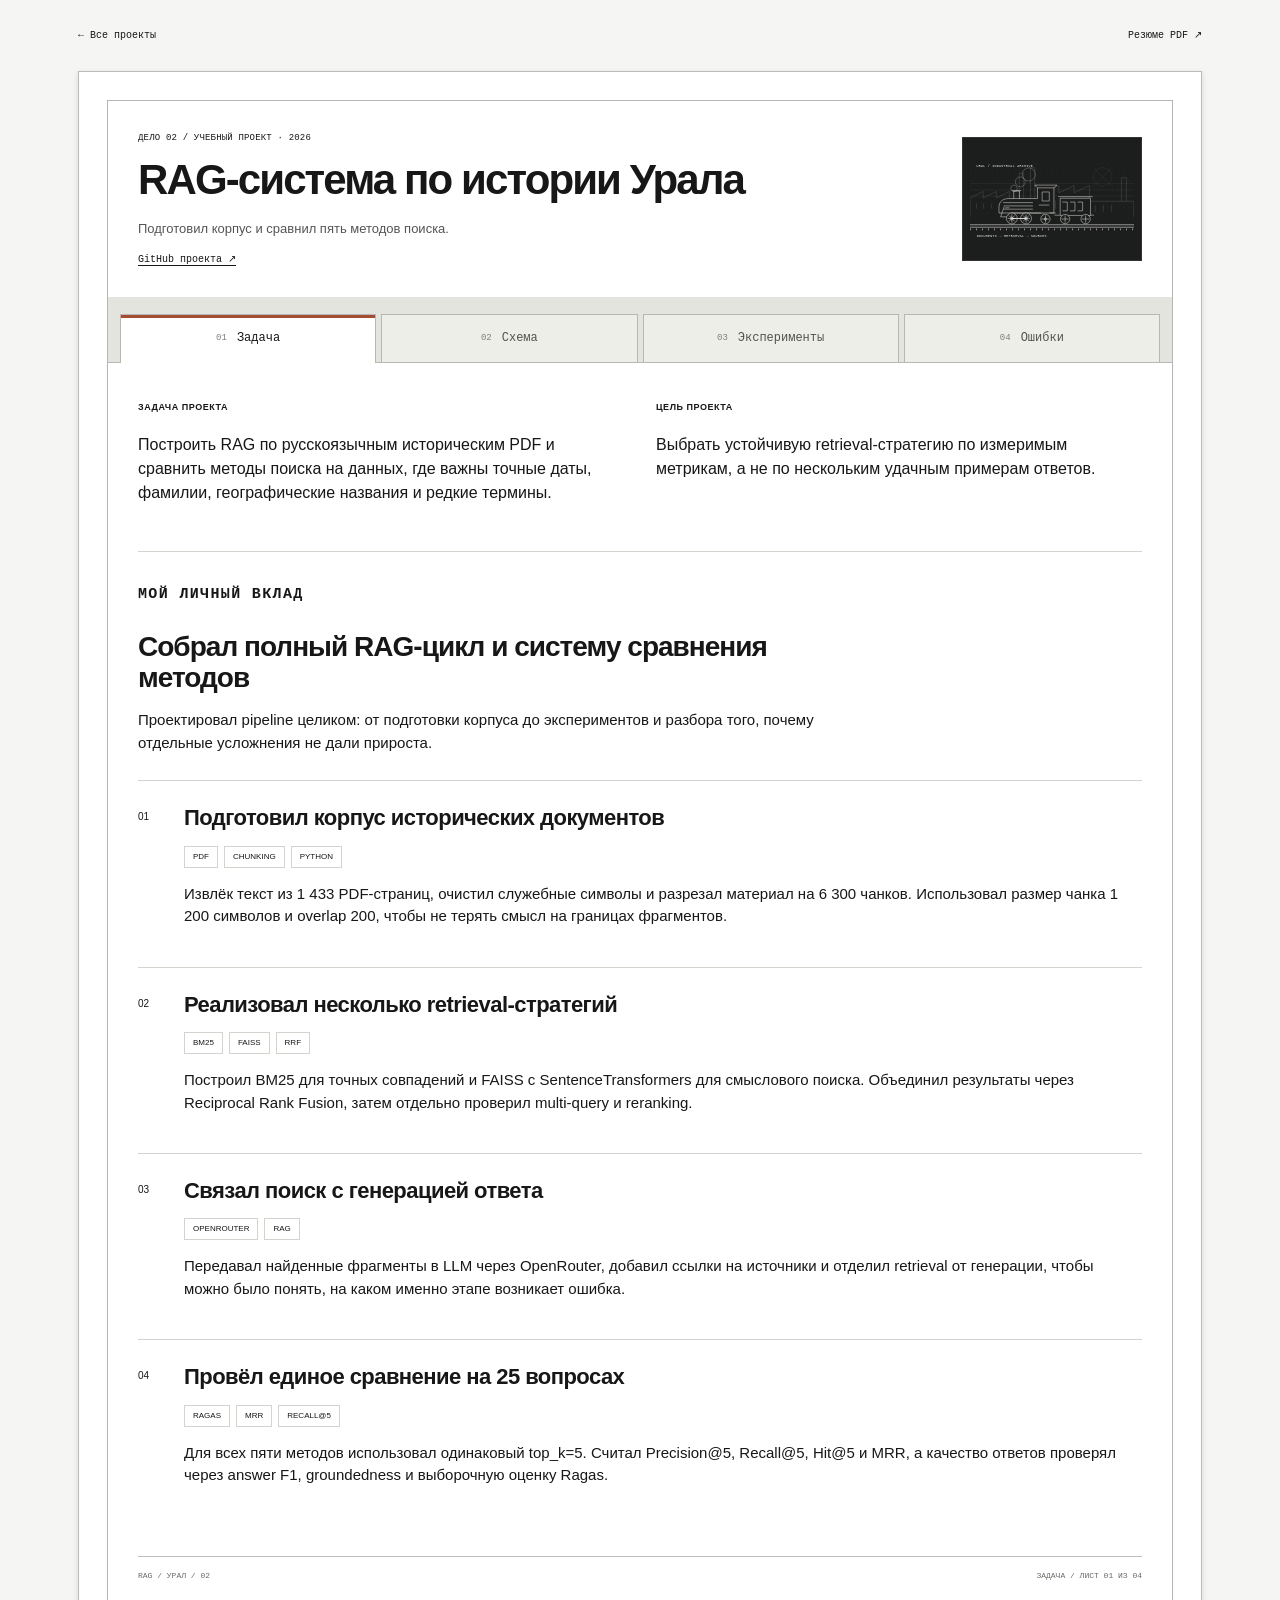
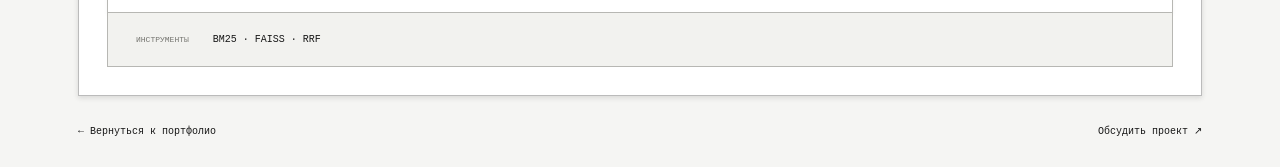
<file: docs/cases/ural-rag.html>
<!doctype html><html lang="ru"><head><meta charset="UTF-8"/><meta name="viewport" content="width=device-width,initial-scale=1"/><title>RAG-система по истории Урала — Артур Заплатин</title><meta name="description" content="1 433 PDF-страницы, пять методов поиска и единая оценка качества retrieval."/><link rel="stylesheet" href="../styles.css?v=515ca950a5a7"/><link rel="stylesheet" href="../desk.css?v=2d6a1c42f131"/><link rel="stylesheet" href="../folders.css?v=9320651c59b3"/><link rel="icon" href="../assets/artur-engraving.png"/></head><body class="case-page drafting-table"><nav class="case-page-nav"><a href="../index.html#projects">← Все проекты</a><a href="../Artur_Zaplatin_Resume.pdf">Резюме PDF ↗</a></nav><main><article class="project-folder" data-folder="ural-rag"><header class="folder-cover"><div><p class="eyebrow">ДЕЛО 02 / Учебный проект · 2026</p><h2>RAG-система по истории Урала</h2><p class="folder-summary">Подготовил корпус и сравнил пять методов поиска.</p><div class="folder-cover-links"><a href="https://github.com/ZaplatinArtur/Ural_history_with_RAG" target="_blank" rel="noreferrer">GitHub проекта ↗</a></div></div><div class="folder-miniature scene-archive scene-running" aria-hidden="true"><svg viewBox="0 0 600 300" fill="none" aria-hidden="true" focusable="false"><defs><pattern id="detail-dots-archive" width="20" height="20" patternUnits="userSpaceOnUse"><circle cx="1" cy="1" r=".65" fill="currentColor" opacity=".25"/></pattern></defs><rect width="600" height="300" fill="url(#detail-dots-archive)"/><g class="industrial-sky" stroke="currentColor" stroke-width=".8" opacity=".22"><path d="M0 93h600M0 116h600M0 139h600"/><circle cx="485" cy="69" r="34"/><path d="M448 32l74 74m-74 0 74-74"/></g>
          <g class="factory-layer" stroke="currentColor" opacity=".44"><path d="M0 216V146l48-24v24l48-24v24l48-24v94M145 216v-63h120v63m-85-63V55h16v98m25 0V35h16v118M269 216V127l56-26v26l56-26v26l56-26v115M436 216v-58h163v58m-45-58V72h18v86"/><path d="M24 166v19m26-19v19m28-19v19m30-19v19m205-30v30m26-30v30m26-30v30m26-30v30m67-14v25m30-25v25m30-25v25"/></g>
          <g stroke="currentColor"><path d="M0 244h600M0 253h600" stroke-width="2"/><path class="rail-ties" d="M0 261h600" stroke-width="7" stroke-dasharray="2 20"/></g>
          <g class="steam-train" stroke="currentColor" stroke-width="1.7">
          <g class="train-smoke" opacity=".5"><circle class="smoke-one" cx="161" cy="111" r="12"/><circle class="smoke-two" cx="184" cy="87" r="18"/><circle class="smoke-three" cx="215" cy="60" r="24"/></g>
          <path class="train-body" d="M106 201v-21c0-24 18-32 36-32h105v-39h60v92H106Z" fill="var(--scene-paper)"/><path d="M247 109l-10-10h81l-11 10M160 148v-27h21v27M153 119h34M121 163h109m-107 12h107m-107 12h107M264 124h26v33h-26Zm-12 48h38m-140 29h110m-135-23-13 37h33m-1-33h-15m162 19h23"/>
          <path d="M330 147h111v63H330Zm-7-6h126m-111 20h18v32h-18m28-32h18v32h-18m28-32h18v32h-18M309 209h20m112 0h13" fill="var(--scene-paper)"/>
          <g class="train-wheel" transform="translate(153 221)"><g class="wheel-rotor"><circle r="20" fill="var(--scene-paper)"/><circle r="5"/><path d="M-15 0h30M0-15v30M-11-11l22 22M-11 11l22-22"/></g></g>
          <g class="train-wheel" transform="translate(205 221)"><g class="wheel-rotor"><circle r="20" fill="var(--scene-paper)"/><circle r="5"/><path d="M-15 0h30M0-15v30M-11-11l22 22M-11 11l22-22"/></g></g>
          <g class="train-wheel" transform="translate(276 223)"><g class="wheel-rotor"><circle r="17" fill="var(--scene-paper)"/><circle r="4"/><path d="M-13 0h26M0-13v26"/></g></g>
          <g class="train-wheel" transform="translate(348 223)"><g class="wheel-rotor"><circle r="17" fill="var(--scene-paper)"/><path d="M-13 0h26M0-13v26"/></g></g>
          <g class="train-wheel" transform="translate(423 223)"><g class="wheel-rotor"><circle r="17" fill="var(--scene-paper)"/><path d="M-13 0h26M0-13v26"/></g></g><path class="piston" d="M153 221h52" stroke-width="3"/>
          </g><g fill="currentColor"><text x="24" y="32">URAL / INDUSTRIAL ARCHIVE</text><text x="25" y="287">DOCUMENTS → RETRIEVAL → SOURCES</text></g></svg></div></header><div class="folder-sheet-tabs" role="tablist" aria-label="Листы проекта"><button type="button" role="tab" id="ural-rag-tab-task" data-sheet="task" aria-selected="true" aria-controls="ural-rag-sheet-task" tabindex="0"><span>01</span>Задача</button><button type="button" role="tab" id="ural-rag-tab-scheme" data-sheet="scheme" aria-selected="false" aria-controls="ural-rag-sheet-scheme" tabindex="-1"><span>02</span>Схема</button><button type="button" role="tab" id="ural-rag-tab-experiments" data-sheet="experiments" aria-selected="false" aria-controls="ural-rag-sheet-experiments" tabindex="-1"><span>03</span>Эксперименты</button><button type="button" role="tab" id="ural-rag-tab-errors" data-sheet="errors" aria-selected="false" aria-controls="ural-rag-sheet-errors" tabindex="-1"><span>04</span>Ошибки</button></div><div class="folder-sheets"><section class="folder-sheet" id="ural-rag-sheet-task" data-sheet-panel="task" role="tabpanel" aria-labelledby="ural-rag-tab-task" tabindex="0"><div class="brief-grid reveal">
            <article><span>ЗАДАЧА ПРОЕКТА</span><p>Построить RAG по русскоязычным историческим PDF и сравнить методы поиска на данных, где важны точные даты, фамилии, географические названия и редкие термины.</p></article>
            <article><span>ЦЕЛЬ ПРОЕКТА</span><p>Выбрать устойчивую retrieval-стратегию по измеримым метрикам, а не по нескольким удачным примерам ответов.</p></article>
          </div><section class="contribution contribution-ural reveal">
            <div class="contribution-intro">
              <p class="eyebrow">МОЙ ЛИЧНЫЙ ВКЛАД</p>
              <h4>Собрал полный RAG-цикл и систему сравнения методов</h4>
              <p>Проектировал pipeline целиком: от подготовки корпуса до экспериментов и разбора того, почему отдельные усложнения не дали прироста.</p>
            </div>
            <div class="contribution-list">
              <article><span class="contribution-number">01</span><div><h5>Подготовил корпус исторических документов</h5><div class="tech-tags" aria-label="Технологии"><span>PDF</span><span>CHUNKING</span><span>PYTHON</span></div><p>Извлёк текст из 1 433 PDF-страниц, очистил служебные символы и разрезал материал на 6 300 чанков. Использовал размер чанка 1 200 символов и overlap 200, чтобы не терять смысл на границах фрагментов.</p></div></article>
              <article><span class="contribution-number">02</span><div><h5>Реализовал несколько retrieval-стратегий</h5><div class="tech-tags" aria-label="Технологии"><span>BM25</span><span>FAISS</span><span>RRF</span></div><p>Построил BM25 для точных совпадений и FAISS с SentenceTransformers для смыслового поиска. Объединил результаты через Reciprocal Rank Fusion, затем отдельно проверил multi-query и reranking.</p></div></article>
              <article><span class="contribution-number">03</span><div><h5>Связал поиск с генерацией ответа</h5><div class="tech-tags" aria-label="Технологии"><span>OPENROUTER</span><span>RAG</span></div><p>Передавал найденные фрагменты в LLM через OpenRouter, добавил ссылки на источники и отделил retrieval от генерации, чтобы можно было понять, на каком именно этапе возникает ошибка.</p></div></article>
              <article><span class="contribution-number">04</span><div><h5>Провёл единое сравнение на 25 вопросах</h5><div class="tech-tags" aria-label="Технологии"><span>RAGAS</span><span>MRR</span><span>RECALL@5</span></div><p>Для всех пяти методов использовал одинаковый top_k=5. Считал Precision@5, Recall@5, Hit@5 и MRR, а качество ответов проверял через answer F1, groundedness и выборочную оценку Ragas.</p></div></article>
            </div>
          </section><div class="sheet-titleblock"><span>RAG / УРАЛ / 02</span><span>ЗАДАЧА / ЛИСТ 01 ИЗ 04</span></div></section><section class="folder-sheet" id="ural-rag-sheet-scheme" data-sheet-panel="scheme" role="tabpanel" aria-labelledby="ural-rag-tab-scheme" tabindex="0"><div class="sheet-heading"><div><p class="eyebrow">ЛИСТ 02 / АРХИТЕКТУРА</p><h3>Из чего собрано решение.</h3></div><p>Нажмите на узел — откроется выноска<br />с входом, выходом и обоснованием.</p></div>
      <div class="interactive-scheme"><div class="scheme-blueprint"><div class="drawing-register"><span>СХЕМА / RAG / УРАЛ</span><span>06 УЗЛОВ</span></div><div class="scheme-nodes" role="group" aria-label="Узлы архитектуры"><button type="button" class="scheme-node" id="ural-rag-node-0" data-node="0" aria-pressed="true" aria-controls="ural-rag-inspector"><span>УЗЕЛ 01</span><strong>PDF-корпус</strong><small>Смотреть детали ↗</small></button><button type="button" class="scheme-node" id="ural-rag-node-1" data-node="1" aria-pressed="false" aria-controls="ural-rag-inspector"><span>УЗЕЛ 02</span><strong>Чанки</strong><small>Смотреть детали ↗</small></button><button type="button" class="scheme-node" id="ural-rag-node-2" data-node="2" aria-pressed="false" aria-controls="ural-rag-inspector"><span>УЗЕЛ 03</span><strong>BM25 + FAISS</strong><small>Смотреть детали ↗</small></button><button type="button" class="scheme-node" id="ural-rag-node-3" data-node="3" aria-pressed="false" aria-controls="ural-rag-inspector"><span>УЗЕЛ 04</span><strong>Hybrid RRF</strong><small>Смотреть детали ↗</small></button><button type="button" class="scheme-node" id="ural-rag-node-4" data-node="4" aria-pressed="false" aria-controls="ural-rag-inspector"><span>УЗЕЛ 05</span><strong>OpenRouter</strong><small>Смотреть детали ↗</small></button><button type="button" class="scheme-node" id="ural-rag-node-5" data-node="5" aria-pressed="false" aria-controls="ural-rag-inspector"><span>УЗЕЛ 06</span><strong>Evaluation</strong><small>Смотреть детали ↗</small></button></div><div class="drawing-register drawing-bottom"><span>ВХОД → ОБРАБОТКА → РЕЗУЛЬТАТ</span><span>МАСШТАБ / ЛОГИКА</span></div></div><aside class="node-inspector" id="ural-rag-inspector" aria-label="Описание выбранного узла" aria-live="polite"><section class="node-note" data-node-note="0" aria-labelledby="ural-rag-node-0"><span class="drawing-label">ВЫНОСКА 01 / 06</span><h4>PDF-корпус</h4><p>Подготовить исторические документы к поиску.</p><dl><div><dt>Вход</dt><dd>1 433 PDF-страницы</dd></div><div><dt>Выход</dt><dd>Очищенный текст</dd></div></dl><div class="node-reason"><span>Почему этот шаг</span><p>Служебные символы удаляются до индексации, чтобы не мешать retrieval.</p></div></section><section class="node-note" data-node-note="1" aria-labelledby="ural-rag-node-1"><span class="drawing-label">ВЫНОСКА 02 / 06</span><h4>Чанки</h4><p>Сохранить контекст в доступных для поиска фрагментах.</p><dl><div><dt>Вход</dt><dd>Очищенный текст</dd></div><div><dt>Выход</dt><dd>6 300 чанков</dd></div></dl><div class="node-reason"><span>Почему этот шаг</span><p>Размер 1 200 символов и overlap 200 уменьшают потерю смысла на границах.</p></div></section><section class="node-note" data-node-note="2" aria-labelledby="ural-rag-node-2"><span class="drawing-label">ВЫНОСКА 03 / 06</span><h4>BM25 + FAISS</h4><p>Искать одновременно по ключевым словам и смыслу.</p><dl><div><dt>Вход</dt><dd>Вопрос и два индекса</dd></div><div><dt>Выход</dt><dd>Два ранжированных списка</dd></div></dl><div class="node-reason"><span>Почему этот шаг</span><p>BM25 полезен для дат и имён, FAISS с SentenceTransformers — для перефразированных запросов.</p></div></section><section class="node-note" data-node-note="3" aria-labelledby="ural-rag-node-3"><span class="drawing-label">ВЫНОСКА 04 / 06</span><h4>Hybrid RRF</h4><p>Объединить позиции документов в двух выдачах.</p><dl><div><dt>Вход</dt><dd>Результаты BM25 и FAISS</dd></div><div><dt>Выход</dt><dd>Единый top-5</dd></div></dl><div class="node-reason"><span>Почему этот шаг</span><p>На 25 вопросах этот вариант дал лучший Recall@5: 0,8200.</p></div></section><section class="node-note" data-node-note="4" aria-labelledby="ural-rag-node-4"><span class="drawing-label">ВЫНОСКА 05 / 06</span><h4>OpenRouter</h4><p>Сформировать ответ на основе найденного контекста.</p><dl><div><dt>Вход</dt><dd>Вопрос и фрагменты</dd></div><div><dt>Выход</dt><dd>Ответ со ссылками</dd></div></dl><div class="node-reason"><span>Почему этот шаг</span><p>Генерация отделена от retrieval: можно определить этап возникновения ошибки.</p></div></section><section class="node-note" data-node-note="5" aria-labelledby="ural-rag-node-5"><span class="drawing-label">ВЫНОСКА 06 / 06</span><h4>Evaluation</h4><p>Сравнить методы в одинаковых условиях.</p><dl><div><dt>Вход</dt><dd>25 вопросов, top-k = 5</dd></div><div><dt>Выход</dt><dd>Precision, Recall, Hit, MRR и оценка ответа</dd></div></dl><div class="node-reason"><span>Почему этот шаг</span><p>Единая выборка позволяет проверять пользу каждого нового компонента.</p></div></section></aside></div><div class="sheet-titleblock"><span>RAG / УРАЛ / 02</span><span>СХЕМА / ЛИСТ 02 ИЗ 04</span></div></section><section class="folder-sheet" id="ural-rag-sheet-experiments" data-sheet-panel="experiments" role="tabpanel" aria-labelledby="ural-rag-tab-experiments" tabindex="0"><div class="table-block reveal">
            <div class="table-intro"><p class="eyebrow">РЕЗУЛЬТАТЫ RETRIEVAL · TOP-5</p><h4>Hybrid RRF оказался самым устойчивым вариантом</h4><p>Он сохранил точность ключевых слов BM25 и добавил смысловые совпадения FAISS. Reranker, наоборот, ухудшил выдачу — этот отрицательный результат я сохранил в выводах.</p></div>
            <div class="table-wrap" tabindex="0" aria-label="Таблица метрик retrieval">
              <table>
                <thead><tr><th>Метод</th><th>Precision@5</th><th>Recall@5</th><th>Hit@5</th><th>MRR</th></tr></thead>
                <tbody>
                  <tr><td>BM25</td><td>0,5033</td><td>0,7933</td><td>0,9200</td><td>0,7333</td></tr>
                  <tr><td>Semantic FAISS</td><td>0,3267</td><td>0,7467</td><td>0,8000</td><td>0,6280</td></tr>
                  <tr class="best-row"><td>Hybrid RRF <b>BEST</b></td><td>0,4393</td><td>0,8200</td><td>0,9200</td><td>0,7867</td></tr>
                  <tr><td>Multi-query</td><td>0,4933</td><td>0,6600</td><td>0,7600</td><td>0,6600</td></tr>
                  <tr><td>Hybrid + reranker</td><td>0,3233</td><td>0,5933</td><td>0,6400</td><td>0,5033</td></tr>
                </tbody>
              </table>
            </div>
          </div><footer class="case-conclusion reveal">
            <p class="eyebrow">ОБЩИЙ ВЫВОД</p>
            <p><strong>Hybrid RRF дал лучший Recall@5 0,8200 и MRR 0,7867.</strong> Для исторических текстов точные совпадения и семантический поиск дополняют друг друга, а каждый новый компонент нужно подтверждать экспериментом.</p>
            <div><strong>1 433</strong><span>обработанные<br />PDF-страницы</span></div>
            <div><strong>6 300</strong><span>чанков в едином<br />корпусе</span></div>
          </footer><div class="sheet-titleblock"><span>RAG / УРАЛ / 02</span><span>ЭКСПЕРИМЕНТЫ / ЛИСТ 03 ИЗ 04</span></div></section><section class="folder-sheet" id="ural-rag-sheet-errors" data-sheet-panel="errors" role="tabpanel" aria-labelledby="ural-rag-tab-errors" tabindex="0"><div class="sheet-heading"><div><p class="eyebrow">ЛИСТ 04 / РАЗБОР ОШИБОК</p><h3>Где решение требует внимания.</h3></div><span class="review-stamp" aria-hidden="true">РАЗБОР<br />И ОГРАНИЧЕНИЯ</span></div><p class="sheet-caption">По материалам проекта: наблюдения, обработанные случаи и границы оценки. Статус каждого пункта указан отдельно.</p><div class="error-ledger"><article class="error-entry"><div class="error-entry-title"><span>01 / Эксперимент</span><h4>Reranker ухудшил выдачу</h4></div><div class="error-observation"><span>Что важно проверить</span><p>Recall@5 снизился с 0,8200 у RRF до 0,5933 с reranker. Multi-query дал 0,6600.</p></div><div class="error-handling"><span>Решение / следующий шаг</span><p>Сравнивать каждый дополнительный шаг отдельно; выбрать Hybrid RRF по результатам общей оценки.</p></div><p class="error-status"><span aria-hidden="true">↳</span>Отрицательный результат сохранён</p></article><article class="error-entry"><div class="error-entry-title"><span>02 / Наблюдение</span><h4>Смысловой поиск теряет точные сущности</h4></div><div class="error-observation"><span>Что важно проверить</span><p>Даты, имена и редкие термины хорошо находились BM25. FAISS отдельно уступал по точности и MRR.</p></div><div class="error-handling"><span>Решение / следующий шаг</span><p>Сохранить лексический индекс и дополнить его семантическим поиском.</p></div><p class="error-status"><span aria-hidden="true">↳</span>Использован гибридный поиск</p></article><article class="error-entry"><div class="error-entry-title"><span>03 / Ограничение</span><h4>Небольшая выборка и ресурсы</h4></div><div class="error-observation"><span>Что важно проверить</span><p>Retrieval сравнивался на 25 вопросах. Локальной GPU не было, тяжёлые эксперименты запускались в Kaggle.</p></div><div class="error-handling"><span>Решение / следующий шаг</span><p>Указывать объём проверки и планировать прогоны в пределах доступных GPU-сессий.</p></div><p class="error-status"><span aria-hidden="true">↳</span>Границы оценки обозначены</p></article></div><div class="sheet-titleblock"><span>RAG / УРАЛ / 02</span><span>ОШИБКИ / ЛИСТ 04 ИЗ 04</span></div></section></div><footer class="folder-stack"><span>ИНСТРУМЕНТЫ</span><p>BM25 · FAISS · RRF</p></footer></article></main><footer class="case-page-nav"><a href="../index.html#projects">← Вернуться к портфолио</a><a href="mailto:arturzaplatin@gmail.com">Обсудить проект ↗</a></footer><script src="../folders.js?v=f516e767d8ff"></script></body></html>
</file>
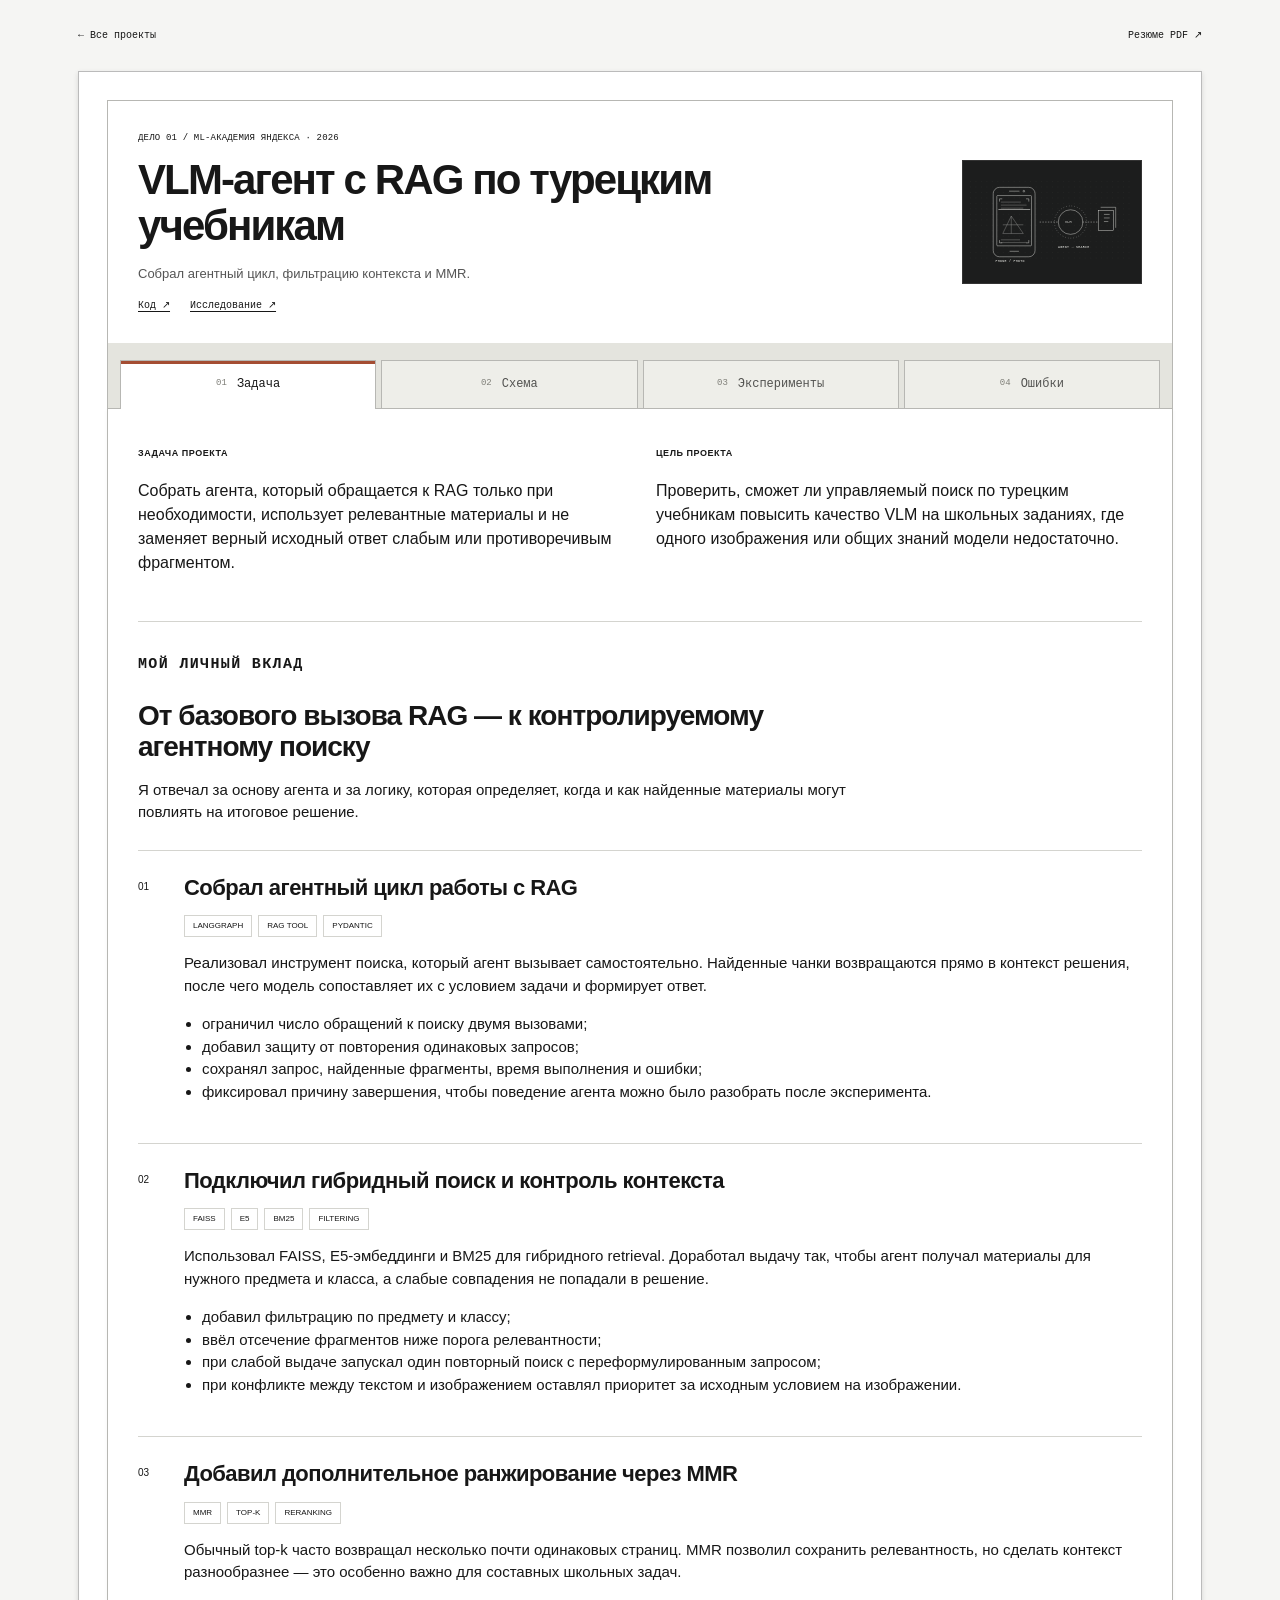
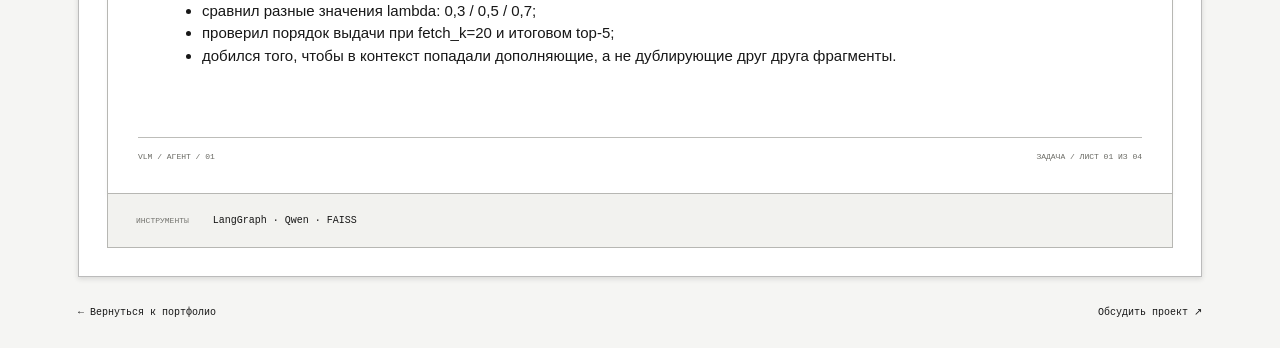
<file: docs/cases/vlm-agent.html>
<!doctype html><html lang="ru"><head><meta charset="UTF-8"/><meta name="viewport" content="width=device-width,initial-scale=1"/><title>VLM-агент с RAG по турецким учебникам — Артур Заплатин</title><meta name="description" content="Школьные задания по изображениям, поиск по учебникам и контроль найденного контекста."/><link rel="stylesheet" href="../styles.css?v=515ca950a5a7"/><link rel="stylesheet" href="../desk.css?v=2d6a1c42f131"/><link rel="stylesheet" href="../folders.css?v=9320651c59b3"/><link rel="icon" href="../assets/artur-engraving.png"/></head><body class="case-page drafting-table"><nav class="case-page-nav"><a href="../index.html#projects">← Все проекты</a><a href="../Artur_Zaplatin_Resume.pdf">Резюме PDF ↗</a></nav><main><article class="project-folder" data-folder="vlm-agent"><header class="folder-cover"><div><p class="eyebrow">ДЕЛО 01 / ML-академия Яндекса · 2026</p><h2>VLM-агент с RAG по турецким учебникам</h2><p class="folder-summary">Собрал агентный цикл, фильтрацию контекста и MMR.</p><div class="folder-cover-links"><a href="https://github.com/ZaplatinArtur/VLM_agent_turkish_textbook_ML_academy_Yandex" target="_blank" rel="noreferrer">Код ↗</a><a href="https://zaplatinartur.github.io/VLM_agent_turkish_textbook_ML_academy_Yandex/" target="_blank" rel="noreferrer">Исследование ↗</a></div></div><div class="folder-miniature scene-agent scene-running" aria-hidden="true"><svg viewBox="0 0 600 300" fill="none" aria-hidden="true" focusable="false"><defs><pattern id="detail-dots-agent" width="20" height="20" patternUnits="userSpaceOnUse"><circle cx="1" cy="1" r=".65" fill="currentColor" opacity=".25"/></pattern></defs><rect width="600" height="300" fill="url(#detail-dots-agent)"/><g stroke="currentColor" stroke-width="1.5">
          <g class="phone-device"><rect x="85" y="23" width="153" height="254" rx="23"/><rect x="98" y="53" width="127" height="184" rx="3"/><path d="M143 37h38m-36 220h34"/><circle cx="197" cy="37" r="3"/>
          <g opacity=".6"><path d="M113 77h73m-73 11h94m-94 11h82"/><path d="M120 192l31-64 44 64Z"/><path d="M151 128v64m-31-32h75"/><path d="M113 215h70m-70 10h93"/></g>
          <path class="phone-scan" d="M104 104h116" stroke-width="2"/><path d="M108 65h10m-10 0v10m107-10h-10m10 0v10m-107 151h10m-10 0v-10m107 10h-10m10 0v-10"/><rect class="phone-flash" x="99" y="54" width="125" height="182" fill="currentColor" stroke="none"/>
          </g><path class="signal-path" d="M255 150h68m88 0h57"/><circle cx="368" cy="150" r="45"/><circle class="vlm-ring" cx="368" cy="150" r="59" stroke-dasharray="2 8"/><rect x="469" y="107" width="55" height="74"/><path d="M478 96h55v75m-43-49h21m-21 13h21m-21 13h16"/></g>
          <g fill="currentColor"><text x="348" y="155">VLM</text><text x="93" y="296">PHONE / PHOTO</text><text x="322" y="246">AGENT → SEARCH</text></g></svg></div></header><div class="folder-sheet-tabs" role="tablist" aria-label="Листы проекта"><button type="button" role="tab" id="vlm-agent-tab-task" data-sheet="task" aria-selected="true" aria-controls="vlm-agent-sheet-task" tabindex="0"><span>01</span>Задача</button><button type="button" role="tab" id="vlm-agent-tab-scheme" data-sheet="scheme" aria-selected="false" aria-controls="vlm-agent-sheet-scheme" tabindex="-1"><span>02</span>Схема</button><button type="button" role="tab" id="vlm-agent-tab-experiments" data-sheet="experiments" aria-selected="false" aria-controls="vlm-agent-sheet-experiments" tabindex="-1"><span>03</span>Эксперименты</button><button type="button" role="tab" id="vlm-agent-tab-errors" data-sheet="errors" aria-selected="false" aria-controls="vlm-agent-sheet-errors" tabindex="-1"><span>04</span>Ошибки</button></div><div class="folder-sheets"><section class="folder-sheet" id="vlm-agent-sheet-task" data-sheet-panel="task" role="tabpanel" aria-labelledby="vlm-agent-tab-task" tabindex="0"><div class="brief-grid reveal">
            <article><span>ЗАДАЧА ПРОЕКТА</span><p>Собрать агента, который обращается к RAG только при необходимости, использует релевантные материалы и не заменяет верный исходный ответ слабым или противоречивым фрагментом.</p></article>
            <article><span>ЦЕЛЬ ПРОЕКТА</span><p>Проверить, сможет ли управляемый поиск по турецким учебникам повысить качество VLM на школьных заданиях, где одного изображения или общих знаний модели недостаточно.</p></article>
          </div><section class="contribution reveal">
            <div class="contribution-intro">
              <p class="eyebrow">МОЙ ЛИЧНЫЙ ВКЛАД</p>
              <h4>От базового вызова RAG — к контролируемому агентному поиску</h4>
              <p>Я отвечал за основу агента и за логику, которая определяет, когда и как найденные материалы могут повлиять на итоговое решение.</p>
            </div>
            <div class="contribution-list">
              <article>
                <span class="contribution-number">01</span>
                <div><h5>Собрал агентный цикл работы с RAG</h5><div class="tech-tags" aria-label="Технологии"><span>LANGGRAPH</span><span>RAG TOOL</span><span>PYDANTIC</span></div><p>Реализовал инструмент поиска, который агент вызывает самостоятельно. Найденные чанки возвращаются прямо в контекст решения, после чего модель сопоставляет их с условием задачи и формирует ответ.</p><ul><li>ограничил число обращений к поиску двумя вызовами;</li><li>добавил защиту от повторения одинаковых запросов;</li><li>сохранял запрос, найденные фрагменты, время выполнения и ошибки;</li><li>фиксировал причину завершения, чтобы поведение агента можно было разобрать после эксперимента.</li></ul></div>
              </article>
              <article>
                <span class="contribution-number">02</span>
                <div><h5>Подключил гибридный поиск и контроль контекста</h5><div class="tech-tags" aria-label="Технологии"><span>FAISS</span><span>E5</span><span>BM25</span><span>FILTERING</span></div><p>Использовал FAISS, E5-эмбеддинги и BM25 для гибридного retrieval. Доработал выдачу так, чтобы агент получал материалы для нужного предмета и класса, а слабые совпадения не попадали в решение.</p><ul><li>добавил фильтрацию по предмету и классу;</li><li>ввёл отсечение фрагментов ниже порога релевантности;</li><li>при слабой выдаче запускал один повторный поиск с переформулированным запросом;</li><li>при конфликте между текстом и изображением оставлял приоритет за исходным условием на изображении.</li></ul></div>
              </article>
              <article>
                <span class="contribution-number">03</span>
                <div><h5>Добавил дополнительное ранжирование через MMR</h5><div class="tech-tags" aria-label="Технологии"><span>MMR</span><span>TOP-K</span><span>RERANKING</span></div><p>Обычный top-k часто возвращал несколько почти одинаковых страниц. MMR позволил сохранить релевантность, но сделать контекст разнообразнее — это особенно важно для составных школьных задач.</p><ul><li>сравнил разные значения lambda: 0,3 / 0,5 / 0,7;</li><li>проверил порядок выдачи при fetch_k=20 и итоговом top-5;</li><li>добился того, чтобы в контекст попадали дополняющие, а не дублирующие друг друга фрагменты.</li></ul></div>
              </article>
            </div>
          </section><div class="sheet-titleblock"><span>VLM / АГЕНТ / 01</span><span>ЗАДАЧА / ЛИСТ 01 ИЗ 04</span></div></section><section class="folder-sheet" id="vlm-agent-sheet-scheme" data-sheet-panel="scheme" role="tabpanel" aria-labelledby="vlm-agent-tab-scheme" tabindex="0"><div class="sheet-heading"><div><p class="eyebrow">ЛИСТ 02 / АРХИТЕКТУРА</p><h3>Из чего собрано решение.</h3></div><p>Нажмите на узел — откроется выноска<br />с входом, выходом и обоснованием.</p></div>
      <div class="interactive-scheme"><div class="scheme-blueprint"><div class="drawing-register"><span>СХЕМА / VLM / АГЕНТ</span><span>06 УЗЛОВ</span></div><div class="scheme-nodes" role="group" aria-label="Узлы архитектуры"><button type="button" class="scheme-node" id="vlm-agent-node-0" data-node="0" aria-pressed="true" aria-controls="vlm-agent-inspector"><span>УЗЕЛ 01</span><strong>Фото задания</strong><small>Смотреть детали ↗</small></button><button type="button" class="scheme-node" id="vlm-agent-node-1" data-node="1" aria-pressed="false" aria-controls="vlm-agent-inspector"><span>УЗЕЛ 02</span><strong>Ответ VLM</strong><small>Смотреть детали ↗</small></button><button type="button" class="scheme-node" id="vlm-agent-node-2" data-node="2" aria-pressed="false" aria-controls="vlm-agent-inspector"><span>УЗЕЛ 03</span><strong>LangGraph</strong><small>Смотреть детали ↗</small></button><button type="button" class="scheme-node" id="vlm-agent-node-3" data-node="3" aria-pressed="false" aria-controls="vlm-agent-inspector"><span>УЗЕЛ 04</span><strong>FAISS + BM25</strong><small>Смотреть детали ↗</small></button><button type="button" class="scheme-node" id="vlm-agent-node-4" data-node="4" aria-pressed="false" aria-controls="vlm-agent-inspector"><span>УЗЕЛ 05</span><strong>MMR</strong><small>Смотреть детали ↗</small></button><button type="button" class="scheme-node" id="vlm-agent-node-5" data-node="5" aria-pressed="false" aria-controls="vlm-agent-inspector"><span>УЗЕЛ 06</span><strong>Проверка источника</strong><small>Смотреть детали ↗</small></button></div><div class="drawing-register drawing-bottom"><span>ВХОД → ОБРАБОТКА → РЕЗУЛЬТАТ</span><span>МАСШТАБ / ЛОГИКА</span></div></div><aside class="node-inspector" id="vlm-agent-inspector" aria-label="Описание выбранного узла" aria-live="polite"><section class="node-note" data-node-note="0" aria-labelledby="vlm-agent-node-0"><span class="drawing-label">ВЫНОСКА 01 / 06</span><h4>Фото задания</h4><p>Сохранить исходное условие и визуальные детали.</p><dl><div><dt>Вход</dt><dd>Изображение школьного задания</dd></div><div><dt>Выход</dt><dd>Условие для Qwen 3.5 9B</dd></div></dl><div class="node-reason"><span>Почему этот шаг</span><p>Изображение остаётся главным источником при конфликте с найденным текстом.</p></div></section><section class="node-note" data-node-note="1" aria-labelledby="vlm-agent-node-1"><span class="drawing-label">ВЫНОСКА 02 / 06</span><h4>Ответ VLM</h4><p>Получить исходное решение до обращения к учебникам.</p><dl><div><dt>Вход</dt><dd>Изображение и вопрос</dd></div><div><dt>Выход</dt><dd>Ответ и решение о необходимости поиска</dd></div></dl><div class="node-reason"><span>Почему этот шаг</span><p>Агент обращается к RAG, когда ему нужен дополнительный контекст.</p></div></section><section class="node-note" data-node-note="2" aria-labelledby="vlm-agent-node-2"><span class="drawing-label">ВЫНОСКА 03 / 06</span><h4>LangGraph</h4><p>Организовать вызовы инструментов и завершение агентного цикла.</p><dl><div><dt>Вход</dt><dd>Состояние задачи и поисковый запрос</dd></div><div><dt>Выход</dt><dd>Вызов RAG или завершение</dd></div></dl><div class="node-reason"><span>Почему этот шаг</span><p>Лимит в два вызова, защита от повторов и журнал действий позволяют разобрать поведение агента.</p></div></section><section class="node-note" data-node-note="3" aria-labelledby="vlm-agent-node-3"><span class="drawing-label">ВЫНОСКА 04 / 06</span><h4>FAISS + BM25</h4><p>Найти смысловые и точные совпадения в учебниках.</p><dl><div><dt>Вход</dt><dd>Запрос, предмет и класс</dd></div><div><dt>Выход</dt><dd>Релевантные фрагменты</dd></div></dl><div class="node-reason"><span>Почему этот шаг</span><p>E5-эмбеддинги дополняют лексический поиск; фильтры отсеивают неподходящие материалы.</p></div></section><section class="node-note" data-node-note="4" aria-labelledby="vlm-agent-node-4"><span class="drawing-label">ВЫНОСКА 05 / 06</span><h4>MMR</h4><p>Убрать дубли и собрать дополняющий контекст.</p><dl><div><dt>Вход</dt><dd>До 20 найденных фрагментов</dd></div><div><dt>Выход</dt><dd>Итоговый top-5</dd></div></dl><div class="node-reason"><span>Почему этот шаг</span><p>Сравнивались lambda 0,3 / 0,5 / 0,7: важны и релевантность, и разнообразие страниц.</p></div></section><section class="node-note" data-node-note="5" aria-labelledby="vlm-agent-node-5"><span class="drawing-label">ВЫНОСКА 06 / 06</span><h4>Проверка источника</h4><p>Проверить, должен ли контекст изменить первоначальный ответ.</p><dl><div><dt>Вход</dt><dd>Исходный ответ и найденные страницы</dd></div><div><dt>Выход</dt><dd>Итоговое решение</dd></div></dl><div class="node-reason"><span>Почему этот шаг</span><p>Слабый источник не должен отменять верный ответ; при слабой выдаче разрешён один уточняющий поиск.</p></div></section></aside></div><div class="sheet-titleblock"><span>VLM / АГЕНТ / 01</span><span>СХЕМА / ЛИСТ 02 ИЗ 04</span></div></section><section class="folder-sheet" id="vlm-agent-sheet-experiments" data-sheet-panel="experiments" role="tabpanel" aria-labelledby="vlm-agent-tab-experiments" tabindex="0"><section class="experiments reveal">
            <div class="experiments-copy">
              <p class="eyebrow">ДИНАМИКА КАЧЕСТВА</p>
              <h4>Каждый слой проверяли на одном наборе из 274 задач</h4>
              <p>Так можно сравнивать подходы напрямую и не приписывать рост случайному изменению выборки.</p>
            </div>
            <div class="metric-list">
              <div><span>Обычный page-RAG</span><i style="--value:51.5%"></i><strong>141 / 274</strong><b>51,5%</b></div>
              <div><span>Визуальный RAG</span><i style="--value:62.4%"></i><strong>171 / 274</strong><b>62,4%</b></div>
              <div><span>Агент без инструментов</span><i style="--value:69.7%"></i><strong>191 / 274</strong><b>69,7%</b></div>
              <div class="metric-winner"><span>Итоговый пайплайн</span><i style="--value:91.6%"></i><strong>251 / 274</strong><b>91,6%</b></div>
            </div>
          </section><aside class="web-experiment reveal">
      <div><p class="eyebrow">ОТДЕЛЬНЫЙ ЭКСПЕРИМЕНТ · 8 300 ЗАДАНИЙ</p><h4>Поиск помогает,<br />когда он уместен.</h4></div>
      <div><p>На отдельной выборке модель без инструментов показала accuracy <strong>84,1%</strong>, а агент с веб-поиском — <strong>81,8%</strong>. Эти результаты относятся к другому набору задач и не смешиваются с оценкой на 274 заданиях.</p><p>Принудительный поиск может ухудшать ответ. Для устойчивой работы нужны маршрутизация по типам задач, проверка релевантности и контроль решений.</p></div>
    </aside><footer class="case-conclusion reveal">
            <p class="eyebrow">ОБЩИЙ ВЫВОД</p>
            <p>Рост дал не сам факт подключения RAG, а <strong>строгая работа с поиском</strong>. Пайплайн сохраняет исходный ответ и меняет его только тогда, когда надёжный источник действительно подтверждает другое решение.</p>
            <div><strong>+60</strong><span>верных ответов к агенту<br />без инструментов</span></div>
            <div><strong>+110</strong><span>верных ответов<br />к обычному page-RAG</span></div>
          </footer><div class="sheet-titleblock"><span>VLM / АГЕНТ / 01</span><span>ЭКСПЕРИМЕНТЫ / ЛИСТ 03 ИЗ 04</span></div></section><section class="folder-sheet" id="vlm-agent-sheet-errors" data-sheet-panel="errors" role="tabpanel" aria-labelledby="vlm-agent-tab-errors" tabindex="0"><div class="sheet-heading"><div><p class="eyebrow">ЛИСТ 04 / РАЗБОР ОШИБОК</p><h3>Где решение требует внимания.</h3></div><span class="review-stamp" aria-hidden="true">РАЗБОР<br />И ОГРАНИЧЕНИЯ</span></div><p class="sheet-caption">По материалам проекта: наблюдения, обработанные случаи и границы оценки. Статус каждого пункта указан отдельно.</p><div class="error-ledger"><article class="error-entry"><div class="error-entry-title"><span>01 / Проблема</span><h4>Слабый контекст меняет верный ответ</h4></div><div class="error-observation"><span>Что важно проверить</span><p>Найденная страница не подтверждает решение достаточно уверенно.</p></div><div class="error-handling"><span>Решение / следующий шаг</span><p>Сохранять исходный ответ; отсекать слабые фрагменты и проверять источник перед изменением решения.</p></div><p class="error-status"><span aria-hidden="true">↳</span>Добавлен контроль контекста</p></article><article class="error-entry"><div class="error-entry-title"><span>02 / Проблема</span><h4>Дубли в выдаче и повторные вызовы</h4></div><div class="error-observation"><span>Что важно проверить</span><p>Почти одинаковые страницы занимают контекст, а одинаковые запросы расходуют вызовы.</p></div><div class="error-handling"><span>Решение / следующий шаг</span><p>MMR для разнообразия, блокировка повторных запросов и максимум два обращения к поиску.</p></div><p class="error-status"><span aria-hidden="true">↳</span>Добавлены MMR и лимиты</p></article><article class="error-entry"><div class="error-entry-title"><span>03 / Проблема</span><h4>Учебник расходится с изображением</h4></div><div class="error-observation"><span>Что важно проверить</span><p>Найденный текст может противоречить условию на фотографии.</p></div><div class="error-handling"><span>Решение / следующий шаг</span><p>При конфликте оставлять приоритет за исходным изображением задания.</p></div><p class="error-status"><span aria-hidden="true">↳</span>Уточнён приоритет источников</p></article></div><div class="sheet-titleblock"><span>VLM / АГЕНТ / 01</span><span>ОШИБКИ / ЛИСТ 04 ИЗ 04</span></div></section></div><footer class="folder-stack"><span>ИНСТРУМЕНТЫ</span><p>LangGraph · Qwen · FAISS</p></footer></article></main><footer class="case-page-nav"><a href="../index.html#projects">← Вернуться к портфолио</a><a href="mailto:arturzaplatin@gmail.com">Обсудить проект ↗</a></footer><script src="../folders.js?v=f516e767d8ff"></script></body></html>
</file>
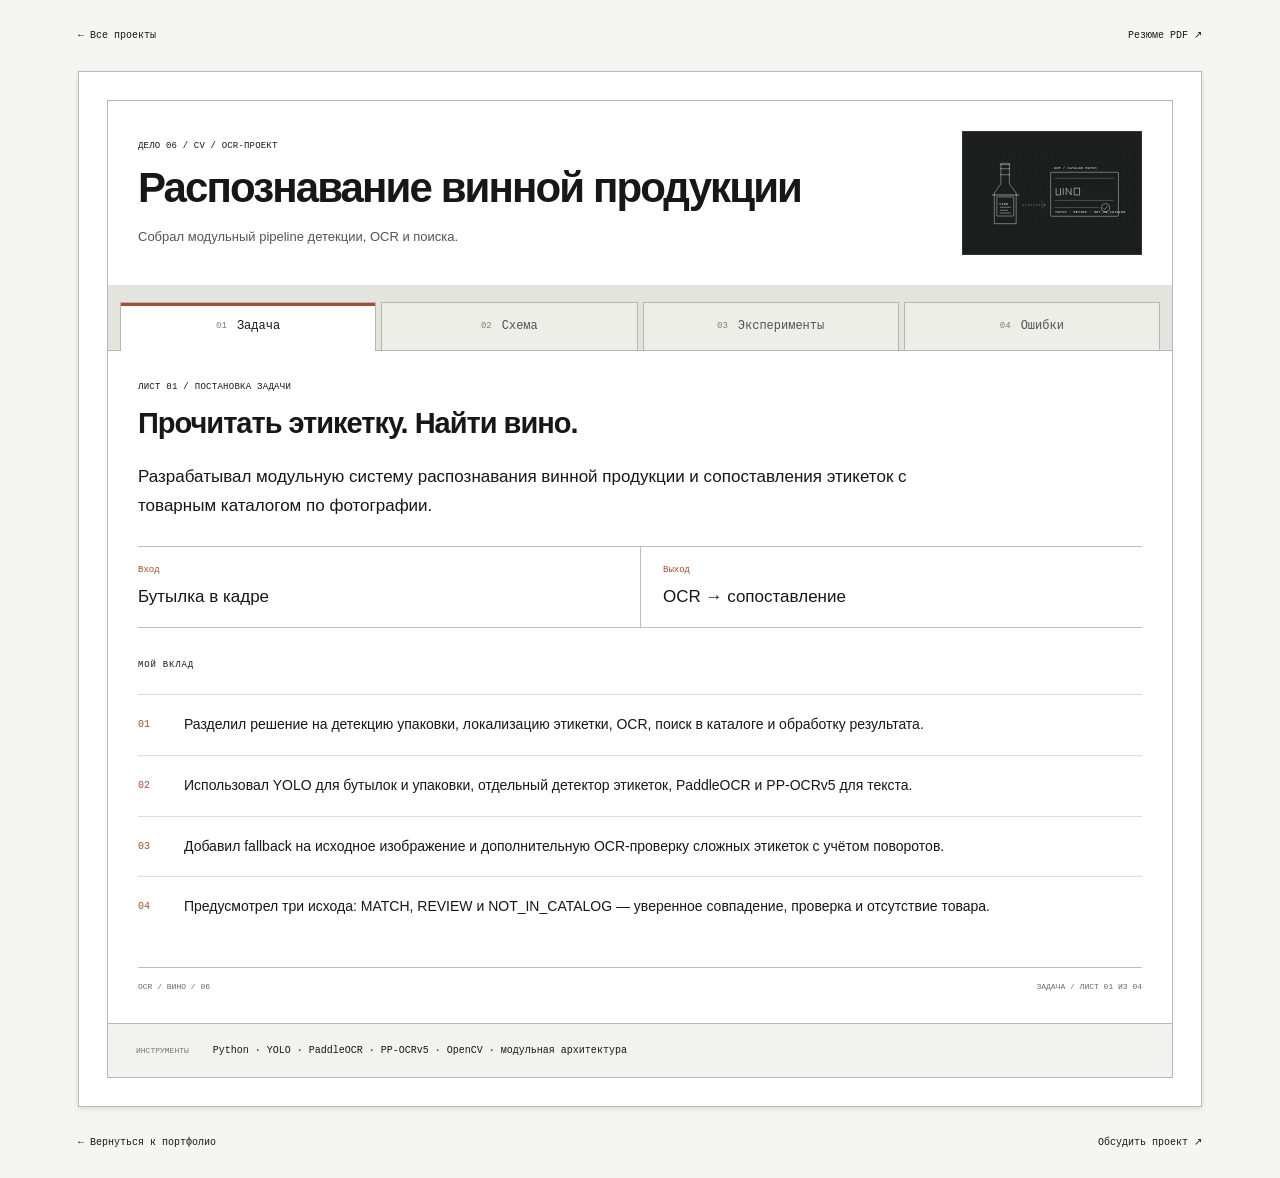
<file: docs/cases/wine-recognition.html>
<!doctype html><html lang="ru"><head><meta charset="UTF-8"/><meta name="viewport" content="width=device-width,initial-scale=1"/><title>Распознавание винной продукции — Артур Заплатин</title><meta name="description" content="Разрабатывал модульную систему распознавания винной продукции и сопоставления этикеток с товарным каталогом по фотографии."/><link rel="stylesheet" href="../styles.css?v=515ca950a5a7"/><link rel="stylesheet" href="../desk.css?v=2d6a1c42f131"/><link rel="stylesheet" href="../folders.css?v=9320651c59b3"/><link rel="icon" href="../assets/artur-engraving.png"/></head><body class="case-page drafting-table"><nav class="case-page-nav"><a href="../index.html#projects">← Все проекты</a><a href="../Artur_Zaplatin_Resume.pdf">Резюме PDF ↗</a></nav><main><article class="project-folder" data-folder="wine-recognition"><header class="folder-cover"><div><p class="eyebrow">ДЕЛО 06 / CV / OCR-проект</p><h2>Распознавание винной продукции</h2><p class="folder-summary">Собрал модульный pipeline детекции, OCR и поиска.</p><div class="folder-cover-links"></div></div><div class="folder-miniature scene-wine scene-running" aria-hidden="true"><svg viewBox="0 0 600 300" fill="none" aria-hidden="true" focusable="false"><defs><pattern id="detail-dots-wine" width="20" height="20" patternUnits="userSpaceOnUse"><circle cx="1" cy="1" r=".65" fill="currentColor" opacity=".25"/></pattern></defs><rect width="600" height="300" fill="url(#detail-dots-wine)"/><g stroke="currentColor" stroke-width="1.5">
      <path d="M113 41h31v75l25 34v112H89V150l24-34Z"/><path d="M109 46h39m-38 15h37M110 83h37"/><rect x="98" y="164" width="62" height="70" rx="2"/><path d="M109 202h40m-40 11h31m-31 10h40"/>
      <path class="ocr-scan" d="M81 157h99" stroke-width="2"/><path class="signal-path" d="M192 194h84m-14-13 14 13-14 13"/>
      <rect x="295" y="74" width="248" height="161" rx="3"/><path d="M310 96h217m-217 81h216m-216 26h164" opacity=".5"/>
      <path class="ocr-type" d="M315 132v25h16v-25m10 0v25m11 0v-25l18 25v-25m11 0h20v25h-20Z" stroke-width="2"/>
      <g class="match-check"><circle cx="496" cy="204" r="15"/><path d="M487 204l6 6 12-14"/></g>
      </g><g fill="currentColor"><text x="107" y="192" font-size="9">VINO</text><text x="307" y="61">OCR / CATALOG MATCH</text><text x="313" y="223" font-size="8">MATCH · REVIEW · NOT_IN_CATALOG</text></g></svg></div></header><div class="folder-sheet-tabs" role="tablist" aria-label="Листы проекта"><button type="button" role="tab" id="wine-recognition-tab-task" data-sheet="task" aria-selected="true" aria-controls="wine-recognition-sheet-task" tabindex="0"><span>01</span>Задача</button><button type="button" role="tab" id="wine-recognition-tab-scheme" data-sheet="scheme" aria-selected="false" aria-controls="wine-recognition-sheet-scheme" tabindex="-1"><span>02</span>Схема</button><button type="button" role="tab" id="wine-recognition-tab-experiments" data-sheet="experiments" aria-selected="false" aria-controls="wine-recognition-sheet-experiments" tabindex="-1"><span>03</span>Эксперименты</button><button type="button" role="tab" id="wine-recognition-tab-errors" data-sheet="errors" aria-selected="false" aria-controls="wine-recognition-sheet-errors" tabindex="-1"><span>04</span>Ошибки</button></div><div class="folder-sheets"><section class="folder-sheet" id="wine-recognition-sheet-task" data-sheet-panel="task" role="tabpanel" aria-labelledby="wine-recognition-tab-task" tabindex="0"><div class="sheet-heading"><div><p class="eyebrow">ЛИСТ 01 / ПОСТАНОВКА ЗАДАЧИ</p><h3>Прочитать этикетку. Найти вино.</h3></div></div><p class="task-intro">Разрабатывал модульную систему распознавания винной продукции и сопоставления этикеток с товарным каталогом по фотографии.</p><dl class="task-io"><div><dt>Вход</dt><dd>Бутылка в кадре</dd></div><div><dt>Выход</dt><dd>OCR → сопоставление</dd></div></dl><section class="task-contribution"><p class="eyebrow">МОЙ ВКЛАД</p><ol><li>Разделил решение на детекцию упаковки, локализацию этикетки, OCR, поиск в каталоге и обработку результата.</li><li>Использовал YOLO для бутылок и упаковки, отдельный детектор этикеток, PaddleOCR и PP-OCRv5 для текста.</li><li>Добавил fallback на исходное изображение и дополнительную OCR-проверку сложных этикеток с учётом поворотов.</li><li>Предусмотрел три исхода: MATCH, REVIEW и NOT_IN_CATALOG — уверенное совпадение, проверка и отсутствие товара.</li></ol></section><div class="sheet-titleblock"><span>OCR / ВИНО / 06</span><span>ЗАДАЧА / ЛИСТ 01 ИЗ 04</span></div></section><section class="folder-sheet" id="wine-recognition-sheet-scheme" data-sheet-panel="scheme" role="tabpanel" aria-labelledby="wine-recognition-tab-scheme" tabindex="0"><div class="sheet-heading"><div><p class="eyebrow">ЛИСТ 02 / АРХИТЕКТУРА</p><h3>Из чего собрано решение.</h3></div><p>Нажмите на узел — откроется выноска<br />с входом, выходом и обоснованием.</p></div>
      <div class="interactive-scheme"><div class="scheme-blueprint"><div class="drawing-register"><span>СХЕМА / OCR / ВИНО</span><span>06 УЗЛОВ</span></div><div class="scheme-nodes" role="group" aria-label="Узлы архитектуры"><button type="button" class="scheme-node" id="wine-recognition-node-0" data-node="0" aria-pressed="true" aria-controls="wine-recognition-inspector"><span>УЗЕЛ 01</span><strong>YOLO / упаковка</strong><small>Смотреть детали ↗</small></button><button type="button" class="scheme-node" id="wine-recognition-node-1" data-node="1" aria-pressed="false" aria-controls="wine-recognition-inspector"><span>УЗЕЛ 02</span><strong>Этикетка</strong><small>Смотреть детали ↗</small></button><button type="button" class="scheme-node" id="wine-recognition-node-2" data-node="2" aria-pressed="false" aria-controls="wine-recognition-inspector"><span>УЗЕЛ 03</span><strong>PaddleOCR</strong><small>Смотреть детали ↗</small></button><button type="button" class="scheme-node" id="wine-recognition-node-3" data-node="3" aria-pressed="false" aria-controls="wine-recognition-inspector"><span>УЗЕЛ 04</span><strong>Fallback</strong><small>Смотреть детали ↗</small></button><button type="button" class="scheme-node" id="wine-recognition-node-4" data-node="4" aria-pressed="false" aria-controls="wine-recognition-inspector"><span>УЗЕЛ 05</span><strong>Каталог</strong><small>Смотреть детали ↗</small></button><button type="button" class="scheme-node" id="wine-recognition-node-5" data-node="5" aria-pressed="false" aria-controls="wine-recognition-inspector"><span>УЗЕЛ 06</span><strong>Три исхода</strong><small>Смотреть детали ↗</small></button></div><div class="drawing-register drawing-bottom"><span>ВХОД → ОБРАБОТКА → РЕЗУЛЬТАТ</span><span>МАСШТАБ / ЛОГИКА</span></div></div><aside class="node-inspector" id="wine-recognition-inspector" aria-label="Описание выбранного узла" aria-live="polite"><section class="node-note" data-node-note="0" aria-labelledby="wine-recognition-node-0"><span class="drawing-label">ВЫНОСКА 01 / 06</span><h4>YOLO / упаковка</h4><p>Обнаружить бутылку или упаковку.</p><dl><div><dt>Вход</dt><dd>Фотография</dd></div><div><dt>Выход</dt><dd>Область объекта</dd></div></dl><div class="node-reason"><span>Почему этот шаг</span><p>Отдельный модуль детекции упрощает разбор ошибок локализации.</p></div></section><section class="node-note" data-node-note="1" aria-labelledby="wine-recognition-node-1"><span class="drawing-label">ВЫНОСКА 02 / 06</span><h4>Этикетка</h4><p>Локализовать область с названием продукта.</p><dl><div><dt>Вход</dt><dd>Бутылка или упаковка</dd></div><div><dt>Выход</dt><dd>Изображение этикетки</dd></div></dl><div class="node-reason"><span>Почему этот шаг</span><p>Отдельный детектор отделяет текстовую область от формы бутылки.</p></div></section><section class="node-note" data-node-note="2" aria-labelledby="wine-recognition-node-2"><span class="drawing-label">ВЫНОСКА 03 / 06</span><h4>PaddleOCR</h4><p>Прочитать текст этикетки.</p><dl><div><dt>Вход</dt><dd>Этикетка с учётом поворота</dd></div><div><dt>Выход</dt><dd>Распознанные строки</dd></div></dl><div class="node-reason"><span>Почему этот шаг</span><p>PaddleOCR / PP-OCRv5 включены в модульный CV / OCR-пайплайн.</p></div></section><section class="node-note" data-node-note="3" aria-labelledby="wine-recognition-node-3"><span class="drawing-label">ВЫНОСКА 04 / 06</span><h4>Fallback</h4><p>Перепроверить сложные случаи.</p><dl><div><dt>Вход</dt><dd>Неуверенный OCR или неудачный crop</dd></div><div><dt>Выход</dt><dd>Текст с исходного изображения</dd></div></dl><div class="node-reason"><span>Почему этот шаг</span><p>Добавлены fallback на исходный кадр и дополнительная OCR-проверка.</p></div></section><section class="node-note" data-node-note="4" aria-labelledby="wine-recognition-node-4"><span class="drawing-label">ВЫНОСКА 05 / 06</span><h4>Каталог</h4><p>Сопоставить прочитанный текст с товаром.</p><dl><div><dt>Вход</dt><dd>Текст и товарный каталог</dd></div><div><dt>Выход</dt><dd>Кандидат совпадения</dd></div></dl><div class="node-reason"><span>Почему этот шаг</span><p>Контроль совпадения нужен после OCR, а не только на этапе чтения текста.</p></div></section><section class="node-note" data-node-note="5" aria-labelledby="wine-recognition-node-5"><span class="drawing-label">ВЫНОСКА 06 / 06</span><h4>Три исхода</h4><p>Разделить уверенное и ненадёжное сопоставление.</p><dl><div><dt>Вход</dt><dd>Результат поиска</dd></div><div><dt>Выход</dt><dd>MATCH / REVIEW / NOT_IN_CATALOG</dd></div></dl><div class="node-reason"><span>Почему этот шаг</span><p>Отдельные состояния позволяют отправить случай на проверку или отказаться от ответа.</p></div></section></aside></div><div class="sheet-titleblock"><span>OCR / ВИНО / 06</span><span>СХЕМА / ЛИСТ 02 ИЗ 04</span></div></section><section class="folder-sheet" id="wine-recognition-sheet-experiments" data-sheet-panel="experiments" role="tabpanel" aria-labelledby="wine-recognition-tab-experiments" tabindex="0"><div class="sheet-heading"><div><p class="eyebrow">ЛИСТ 03 / ЭКСПЕРИМЕНТЫ</p><h3>Проверка маршрутов сопоставления</h3></div></div><div class="sheet-metrics"><div><strong>3</strong><span>сценария сопоставления</span></div></div><ol class="protocol-list"><li><span>01</span><p>Решение разделено на детекцию, локализацию этикетки, OCR, поиск и обработку результата.</p></li><li><span>02</span><p>Предусмотрены fallback на исходное изображение и дополнительная проверка сложных этикеток.</p></li><li><span>03</span><p>Три исхода — состояния системы. Это не численная оценка качества; тестовая точность в резюме не указана.</p></li></ol><div class="sheet-conclusion"><span>Результат</span><p>CV / OCR-пайплайн с обработкой ошибок детекции, контролем совпадений и возможностью отказаться от ненадёжного ответа.</p></div><div class="sheet-titleblock"><span>OCR / ВИНО / 06</span><span>ЭКСПЕРИМЕНТЫ / ЛИСТ 03 ИЗ 04</span></div></section><section class="folder-sheet" id="wine-recognition-sheet-errors" data-sheet-panel="errors" role="tabpanel" aria-labelledby="wine-recognition-tab-errors" tabindex="0"><div class="sheet-heading"><div><p class="eyebrow">ЛИСТ 04 / РАЗБОР ОШИБОК</p><h3>Где решение требует внимания.</h3></div><span class="review-stamp" aria-hidden="true">РАЗБОР<br />И ОГРАНИЧЕНИЯ</span></div><p class="sheet-caption">По материалам проекта: наблюдения, обработанные случаи и границы оценки. Статус каждого пункта указан отдельно.</p><div class="error-ledger"><article class="error-entry"><div class="error-entry-title"><span>01 / Обработанный случай</span><h4>Детектор не выделил этикетку</h4></div><div class="error-observation"><span>Что важно проверить</span><p>Ошибка локализации не должна обрывать весь пайплайн.</p></div><div class="error-handling"><span>Решение / следующий шаг</span><p>Добавлен fallback на исходное изображение.</p></div><p class="error-status"><span aria-hidden="true">↳</span>Предусмотрен резервный путь</p></article><article class="error-entry"><div class="error-entry-title"><span>02 / Обработанный случай</span><h4>Сложная или повёрнутая этикетка</h4></div><div class="error-observation"><span>Что важно проверить</span><p>Повороты и сложное оформление требуют дополнительной OCR-проверки.</p></div><div class="error-handling"><span>Решение / следующий шаг</span><p>Учёт поворотов и повторная проверка текста через OCR.</p></div><p class="error-status"><span aria-hidden="true">↳</span>Добавлена дополнительная проверка</p></article><article class="error-entry"><div class="error-entry-title"><span>03 / Обработанный случай</span><h4>Неуверенное совпадение</h4></div><div class="error-observation"><span>Что важно проверить</span><p>Прочитанный текст не всегда даёт надёжное сопоставление с каталогом.</p></div><div class="error-handling"><span>Решение / следующий шаг</span><p>Разделены MATCH, REVIEW и NOT_IN_CATALOG.</p></div><p class="error-status"><span aria-hidden="true">↳</span>Точность этих исходов отдельно не указана</p></article></div><div class="sheet-titleblock"><span>OCR / ВИНО / 06</span><span>ОШИБКИ / ЛИСТ 04 ИЗ 04</span></div></section></div><footer class="folder-stack"><span>ИНСТРУМЕНТЫ</span><p>Python · YOLO · PaddleOCR · PP-OCRv5 · OpenCV · модульная архитектура</p></footer></article></main><footer class="case-page-nav"><a href="../index.html#projects">← Вернуться к портфолио</a><a href="mailto:arturzaplatin@gmail.com">Обсудить проект ↗</a></footer><script src="../folders.js?v=f516e767d8ff"></script></body></html>
</file>
<file: docs/styles.css>
:root{--ink:#111110;--paper:#eeeee9;--white:#f8f8f3;--muted:#777770;--line:#cbcbc4;--max:1280px}
*{box-sizing:border-box}html{scroll-behavior:smooth;scroll-padding-top:88px}body{margin:0;background:var(--paper);color:var(--ink);font:16px/1.5 Arial,Helvetica,sans-serif}a{color:inherit;text-decoration:none}button,input{font:inherit}button{cursor:pointer}img{max-width:100%}button,a{-webkit-tap-highlight-color:transparent}button:focus-visible,a:focus-visible,input:focus-visible,summary:focus-visible{outline:2px solid currentColor;outline-offset:5px}[hidden]{display:none!important}::selection{background:var(--ink);color:var(--paper)}
.sr-only{position:absolute;width:1px;height:1px;padding:0;margin:-1px;overflow:hidden;clip:rect(0,0,0,0);white-space:nowrap;border:0}.skip-link{position:fixed;left:20px;top:-80px;background:var(--ink);color:white;padding:12px;z-index:100}.skip-link:focus{top:10px}
.site-header{position:sticky;top:0;z-index:30;display:flex;align-items:center;justify-content:space-between;gap:30px;padding:23px 32px;background:rgba(238,238,233,.95);backdrop-filter:blur(14px);border-bottom:1px solid var(--line)}.site-header::after{content:"";position:absolute;bottom:-1px;left:0;height:2px;width:100%;transform:scaleX(var(--scroll,0));transform-origin:left;background:var(--ink)}.wordmark{font-size:24px;font-weight:900;letter-spacing:-.08em}.wordmark span{margin-left:15px;font-size:9px;letter-spacing:.12em;font-weight:600}.nav{display:flex;gap:32px;font-size:12px}.nav a{position:relative}.nav a::after{content:"";position:absolute;bottom:-4px;left:0;width:100%;height:1px;background:currentColor;transform:scaleX(0);transform-origin:left;transition:transform .2s}.nav a:hover::after,.nav a.active::after{transform:scaleX(1)}.header-pdf{font-size:11px;border-bottom:1px solid var(--ink);padding-bottom:3px}.menu-toggle{display:none;border:0;background:none;padding:9px;width:38px}.menu-toggle>span{display:block;height:1px;background:var(--ink);margin:7px 0}
.eyebrow{margin:0 0 24px;font-size:10px;font-weight:700;letter-spacing:.12em;text-transform:uppercase}.section{width:min(calc(100% - 112px),var(--max));margin:0 auto;padding:100px 0;scroll-margin-top:40px}.section-heading{display:flex;justify-content:space-between;gap:50px;align-items:end;margin-bottom:48px}.section-heading h2{margin:0;font-size:clamp(44px,6vw,84px);line-height:1;letter-spacing:-.065em}.section-heading h2 em,h2 em{font-style:normal;font-weight:400}.section-heading>p{max-width:340px;margin:0 0 5px;font-size:15px;color:#63635d}.button{display:inline-flex;align-items:center;justify-content:space-between;gap:36px;padding:17px 22px;border:1px solid currentColor;font-size:12px;font-weight:700;transition:background .2s,transform .2s}.button:hover{transform:translateY(-3px)}.button-light{background:var(--paper);color:var(--ink)}.text-link{display:inline-block;border-bottom:1px solid currentColor;padding-bottom:5px;font-size:13px;font-weight:600}
.hero{margin:16px;width:calc(100% - 32px);padding:30px clamp(24px,5vw,80px) 24px;background:var(--ink);color:var(--paper);position:relative;overflow:hidden;background-image:radial-gradient(rgba(255,255,255,.12) .65px,transparent .8px);background-size:22px 22px}.hero-topline,.hero-bottom{display:flex;justify-content:space-between;gap:20px;font-size:9px;letter-spacing:.1em}.hero-topline{border-bottom:1px solid rgba(255,255,255,.25);padding-bottom:24px}.hero-topline>span:first-child{display:flex;align-items:center;gap:9px}.status-dot{width:6px;height:6px;background:var(--paper);border-radius:50%;box-shadow:0 0 0 5px rgba(255,255,255,.08)}.hero-grid{display:grid;grid-template-columns:minmax(0,1.1fr) minmax(0,.9fr);gap:35px;padding:56px 0 44px;align-items:center}.hero-copy{container-type:inline-size;position:relative;z-index:2}.hero h1{font-size:min(112px,16.8cqw);line-height:.84;letter-spacing:-.065em;margin:0 0 32px;font-weight:900;text-transform:uppercase}.hero h1 span{color:transparent;-webkit-text-stroke:1px var(--paper)}.hero-intro{font-size:clamp(24px,3vw,39px);letter-spacing:-.045em;line-height:1.1;margin:0 0 24px}.hero-description{color:#b9b9b2;font-size:15px;max-width:430px;margin:0 0 28px;line-height:1.6}.hero-actions{display:flex;align-items:center;gap:28px;flex-wrap:wrap}.hero-github{font-size:12px}.hero-bottom{border-top:1px solid rgba(255,255,255,.25);padding-top:22px;color:#aaa}.hero-bottom a{color:var(--paper)}.hero-bottom a span{margin-left:14px}
.hero-lab{min-height:510px;position:relative;display:grid;place-items:center}.portrait{position:relative;z-index:1;transform:rotate(-3deg);width:min(82%,350px);margin:0;background:var(--paper);padding:9px;color:var(--ink);box-shadow:16px 18px 0 rgba(238,238,233,.13)}.portrait img{display:block;width:100%;aspect-ratio:.77;object-fit:cover;filter:grayscale(1) contrast(1.08);mix-blend-mode:multiply}.portrait figcaption{font-size:8px;letter-spacing:.12em;font-weight:700;padding:11px 3px 3px}.orbital{position:absolute;width:114%;aspect-ratio:1;top:50%;left:50%;transform:translate(-50%,-50%);border:1px solid rgba(255,255,255,.18);border-radius:50%}.orbital>div{position:absolute;inset:9%;border:1px solid rgba(255,255,255,.15);border-radius:50%}.orbital>div:nth-child(2){inset:22% -10%;transform:rotate(37deg)}.orbital>div:nth-child(3){inset:-8% 22%;transform:rotate(37deg)}.orbit-dot{position:absolute;inset:0;animation:orbit 35s linear infinite}.orbit-dot::before{content:"";position:absolute;width:8px;height:8px;background:var(--paper);border-radius:50%;left:calc(50% - 4px);top:-4px}.floating-note{position:absolute;z-index:3;border:1px solid currentColor;box-shadow:6px 6px 0 rgba(0,0,0,.35);transition:transform .25s}.floating-note:hover{transform:translateY(-7px) rotate(2deg)}.note-accuracy{right:0;top:24px;background:var(--ink);padding:18px 20px;width:181px}.note-accuracy span{display:block;font-size:8px;letter-spacing:.08em}.note-accuracy strong{display:block;font-size:50px;letter-spacing:-.055em;line-height:1;margin:12px 0}.note-accuracy small{font-size:22px}.note-projects{left:0;bottom:24px;background:var(--paper);color:var(--ink);padding:16px 20px;display:flex;align-items:center;gap:14px;transform:rotate(2deg)}.note-projects strong{font-size:48px;line-height:1;letter-spacing:-.06em}.note-projects span{font-size:10px;line-height:1.4}
.marquee{overflow:hidden;border-top:1px solid var(--ink);border-bottom:1px solid var(--ink);padding:22px 0;margin-top:34px;user-select:none}.marquee-track{display:flex;width:max-content;animation:marquee 35s linear infinite}.marquee-track>span{font-size:clamp(26px,3.3vw,48px);line-height:1;font-weight:700;letter-spacing:-.045em;white-space:nowrap}.marquee i{font-style:normal;font-weight:400;padding:0 36px}.marquee:hover .marquee-track{animation-play-state:paused}
.project-toolbar{display:flex;gap:20px;justify-content:space-between;align-items:center;padding:0 0 26px;border-bottom:1px solid var(--ink);margin-bottom:24px}.project-filters{display:flex;gap:8px;flex-wrap:wrap}.project-filters button{padding:10px 15px;border:1px solid var(--line);border-radius:30px;background:transparent;font-size:11px;transition:background .2s,color .2s,border-color .2s}.project-filters button:hover{border-color:var(--ink)}.project-filters button[aria-pressed=true]{background:var(--ink);color:var(--paper);border-color:var(--ink)}.project-filters button span{margin-left:6px;opacity:.6;font-size:9px}.project-count{font-size:10px;white-space:nowrap;margin:0}.project-grid{display:grid;grid-template-columns:repeat(6,minmax(0,1fr));gap:20px}.project-card{grid-column:span 2;min-width:0;background:var(--white);border:1px solid var(--line);transition:transform .25s,box-shadow .25s;transform:perspective(1100px) rotateX(var(--rx,0deg)) rotateY(var(--ry,0deg));will-change:auto}.project-card:hover{box-shadow:0 12px 24px rgba(0,0,0,.1);z-index:1}.project-card-featured{grid-column:span 3}.project-grid.is-filtered .project-card{grid-column:span 2}.project-card:nth-child(1),.project-card:nth-child(5),.project-card:nth-child(9){background:var(--ink);color:var(--paper);border-color:var(--ink)}.project-card-link{display:block;height:100%;padding:22px}.card-topline{display:flex;align-items:start;justify-content:space-between;gap:16px;font-size:9px;letter-spacing:.05em;line-height:1.4}.card-arrow{font-size:22px;line-height:1;transition:transform .25s}.project-card:hover .card-arrow{transform:translate(3px,-3px)}.card-art{position:relative;margin:24px -22px 24px;overflow:hidden;aspect-ratio:2;border-top:1px solid currentColor;border-bottom:1px solid currentColor;isolation:isolate}.card-art svg,.detail-art svg{width:100%;height:100%;display:block}.card-art svg{transition:transform .6s}.project-card:hover .card-art svg{transform:scale(1.045)}svg text{font:12px monospace;letter-spacing:.09em}svg .signal-path{stroke-dasharray:5 5;animation:signal 3s linear infinite;animation-play-state:paused}.project-card:hover .signal-path{animation-play-state:running}.card-art>span,.detail-art>span{position:absolute;bottom:9px;right:12px;font-size:7px;letter-spacing:.1em;opacity:.5}.card-info>p{font-size:10px;opacity:.6;margin:0 0 12px;min-height:30px}.card-info h3{font-size:clamp(25px,2.35vw,34px);line-height:1.06;letter-spacing:-.045em;margin:0 0 24px;min-height:2.2em;overflow-wrap:anywhere}.project-card-featured h3{font-size:clamp(30px,3.1vw,44px)}.card-result{display:flex;align-items:center;gap:16px;justify-content:space-between;min-height:50px}.card-result strong{font-size:clamp(30px,3vw,44px);line-height:1;letter-spacing:-.05em;white-space:nowrap}.card-result>span{font-size:9px;max-width:130px;opacity:.65;text-align:right}.card-action{display:flex;justify-content:space-between;padding-top:20px;margin-top:24px;border-top:1px solid currentColor;font-size:10px;font-weight:700}.card-action i{font-style:normal}
.experiment{display:grid;grid-template-columns:minmax(0,.95fr) minmax(0,1.05fr);gap:80px;background:var(--ink);color:var(--paper);width:calc(100% - 32px);max-width:none;padding:80px max(40px,calc((100vw - var(--max))/2));overflow:hidden}.experiment-copy h2{font-size:clamp(38px,4.8vw,66px);line-height:1;letter-spacing:-.06em;margin:0 0 28px}.experiment-copy>p:not(.eyebrow){max-width:410px;font-size:15px;color:#b9b9b2}.experiment .text-link{margin-top:18px}.experiment-view{min-width:0}.baseline-options{border:0;margin:0 0 34px;padding:0;display:flex;gap:8px;flex-wrap:wrap}.baseline-options legend{font-size:9px;letter-spacing:.08em;margin-bottom:14px}.baseline-options label{position:relative;cursor:pointer}.baseline-options input{position:absolute;opacity:0;width:1px;height:1px}.baseline-options span{display:block;padding:9px 13px;border:1px solid #555;font-size:10px;transition:background .2s,color .2s}.baseline-options input:checked+span{background:var(--paper);color:var(--ink);border-color:var(--paper)}.baseline-options input:focus-visible+span{outline:2px solid var(--paper);outline-offset:4px}.chart-row{margin-bottom:24px}.chart-row>div:first-child{display:flex;justify-content:space-between;align-items:center;font-size:11px;margin-bottom:10px}.chart-row strong{font-size:20px}.chart-track{height:15px;background:#30302d}.chart-track>span{display:block;height:100%;width:var(--bar);background:#777770;transition:width .65s cubic-bezier(.22,1,.36,1)}.chart-final .chart-track>span{background:var(--paper)}.chart-row small{display:block;text-align:right;font-size:9px;color:#a4a49c;margin-top:7px}.experiment-delta{border-top:1px solid #444;padding-top:20px;display:flex;align-items:center;gap:30px;justify-content:space-between}.experiment-delta strong{font-size:clamp(40px,4vw,58px);letter-spacing:-.055em;line-height:1;white-space:nowrap}.experiment-delta strong span{font-size:18px;font-weight:400;letter-spacing:0}.experiment-delta p{font-size:11px;max-width:140px}
.toolbox-tabs{display:flex;flex-wrap:wrap;gap:32px;border-bottom:1px solid var(--line);margin-bottom:38px}.toolbox-tabs button{border:0;border-bottom:2px solid transparent;padding:0 0 16px;background:none;color:#7a7a72;font-size:13px}.toolbox-tabs button[aria-selected=true]{color:var(--ink);border-bottom-color:var(--ink)}.toolbox-panel{display:grid;grid-template-columns:minmax(0,.9fr) minmax(0,1.1fr);gap:70px;padding:12px 0 45px}.toolbox-number{font-size:12px;border:1px solid var(--ink);border-radius:50%;width:44px;height:44px;display:grid;place-items:center;margin-bottom:24px}.toolbox-panel h3{font-size:clamp(28px,3.4vw,44px);line-height:1.08;letter-spacing:-.045em;margin:0 0 20px}.toolbox-panel p{max-width:400px;color:#6b6b64;font-size:15px}.tech-cloud{display:flex;align-content:center;gap:12px;flex-wrap:wrap}.tech-cloud span{border:1px solid var(--line);padding:12px 16px;font-size:13px;background:var(--white);max-width:100%;overflow-wrap:anywhere;transition:background .2s,color .2s}.tech-cloud span:hover{background:var(--ink);color:var(--paper)}.practice-detail{border-top:1px solid var(--ink);border-bottom:1px solid var(--ink)}summary{cursor:pointer;list-style:none}summary::-webkit-details-marker{display:none}.practice-detail>summary{display:flex;justify-content:space-between;gap:20px;font-size:13px;padding:23px 0}.practice-detail>summary>span{font-size:23px;line-height:1;transition:transform .2s}.practice-detail[open]>summary>span{transform:rotate(45deg)}.practice-grid{display:grid;grid-template-columns:repeat(2,minmax(0,1fr));gap:36px;padding:20px 0 40px}.practice-grid article>span{font-size:9px;color:var(--muted)}.practice-grid h3{font-size:20px;letter-spacing:-.025em;margin:10px 0}.practice-grid p{font-size:13px;color:#66665e;margin:0}
.about{display:grid;grid-template-columns:minmax(0,1fr) minmax(0,1fr);gap:100px;border-top:1px solid var(--line)}.about h2{font-size:clamp(30px,3.4vw,45px);line-height:1.08;letter-spacing:-.045em;margin:0 0 32px}.about-copy>p:not(.eyebrow){font-size:16px;color:#5c5c56;max-width:470px}.about .text-link{margin-top:20px}.education>ol{list-style:none;margin:0;padding:0}.education li{display:grid;grid-template-columns:70px minmax(0,1fr);gap:20px;padding:22px 0;border-bottom:1px solid var(--line)}.education li:first-child{padding-top:0}.education li>span{font-size:9px;color:var(--muted);padding-top:4px}.education h3{font-size:18px;line-height:1.2;letter-spacing:-.02em;margin:0 0 9px}.education p{font-size:12px;color:#66665f;margin:0}.contact{width:calc(100% - 32px);max-width:none;padding:70px max(40px,calc((100vw - var(--max))/2));background:var(--ink);color:var(--paper)}.contact h2{font-size:clamp(65px,10vw,150px);line-height:.95;letter-spacing:-.065em;margin:48px 0 64px}.contact h2>a{display:inline-block;font-weight:400;border-bottom:1px solid rgba(255,255,255,.35);transition:color .2s}.contact h2 span{display:inline-block;transition:transform .2s}.contact h2 a:hover span{transform:translate(8px,-8px)}.contact-bottom{border-top:1px solid #464640;padding-top:28px;display:flex;align-items:start;justify-content:space-between;gap:30px;font-size:12px}.email-actions{display:flex;flex-wrap:wrap;align-items:center;gap:15px}.copy-email{border:1px solid #555;background:transparent;color:var(--paper);padding:6px 10px;font-size:9px}.contact-links{display:flex;flex-wrap:wrap;gap:25px;font-size:11px}.site-footer{display:flex;justify-content:space-between;gap:24px;font-size:9px;padding:28px 32px;letter-spacing:.04em}
.reveal{transition:opacity .55s,translate .55s}.motion-enabled .reveal:not(.visible){opacity:0;translate:0 20px}.dialog-open{overflow:hidden}#project-dialog{width:min(calc(100% - 48px),1120px);max-width:none;max-height:calc(100dvh - 48px);padding:0;border:1px solid var(--ink);background:var(--paper);color:var(--ink);overscroll-behavior:contain;scrollbar-width:thin}#project-dialog[open]{animation:dialog-in .25s ease-out}#project-dialog::backdrop{background:rgba(10,10,9,.75);backdrop-filter:blur(7px)}.dialog-topbar{position:sticky;top:0;z-index:5;display:flex;align-items:center;justify-content:space-between;gap:16px;padding:15px 24px;border-bottom:1px solid var(--line);background:var(--paper);font-size:10px}.dialog-topbar>div{display:flex;gap:7px}.dialog-topbar button{border:1px solid var(--line);background:none;padding:8px 12px;font-size:11px}.dialog-topbar button:hover{background:var(--ink);color:var(--paper)}.dialog-content{padding:40px}.project-detail>header h2{font-size:clamp(30px,4vw,54px);line-height:1.05;letter-spacing:-.055em;margin:0 0 24px}.detail-lead{font-size:19px;max-width:780px}.detail-art{position:relative;background:var(--ink);color:var(--paper);aspect-ratio:2.3;margin:32px 0}.project-detail>section{margin:32px 0}.project-detail h3{font-size:20px;letter-spacing:-.025em;margin:0 0 20px}.project-detail ol{padding-left:24px}.project-detail li{padding:0 0 14px 9px;max-width:820px;font-size:16px}.detail-metrics{display:flex;flex-wrap:wrap;background:var(--white)}.detail-metrics:empty{display:none}.detail-metrics>div{flex:1 1 180px;padding:24px;border:1px solid var(--line)}.detail-metrics strong{display:block;font-size:36px;line-height:1;letter-spacing:-.035em}.detail-metrics span{display:block;font-size:11px;margin-top:12px}.detail-stack{font-size:12px;line-height:1.8;border-top:1px solid var(--line);padding-top:24px;color:#686862}
.case-page{max-width:1100px;margin:0 auto;padding:0 28px}.case-page-nav{display:flex;justify-content:space-between;gap:20px;padding:28px 0;font-size:12px}.case-page>main{padding:20px 0 40px}.case-study{margin:0}.case-hero{display:grid;grid-template-columns:minmax(0,1fr) 180px;gap:24px;padding-bottom:30px;border-bottom:1px solid var(--ink)}.case-number{grid-column:1/-1;font-size:12px;color:#777}.case-title .eyebrow{font-size:9px;margin-bottom:16px}.case-title h3{font-size:clamp(30px,4vw,50px);letter-spacing:-.045em;line-height:1.04;margin:0}.case-deck{font-size:17px;margin:24px 0}.case-links{display:flex;gap:20px;flex-wrap:wrap;font-size:11px;text-decoration:underline}.case-score{background:var(--ink);color:var(--paper);padding:20px;display:flex;flex-direction:column;justify-content:center}.case-score>span{font-size:8px;letter-spacing:.06em}.case-score strong{font-size:53px;line-height:1;letter-spacing:-.06em;margin:20px 0}.case-score sup{font-size:18px}.case-score p{font-size:9px;margin:0}.brief-grid{display:grid;grid-template-columns:1fr 1fr;gap:32px;padding:30px 0;border-bottom:1px solid var(--line)}.brief-grid article>span,.problem-grid article>span{font-size:9px;font-weight:700;letter-spacing:.06em}.brief-grid p{font-size:16px}.contribution{padding:32px 0}.contribution-intro{max-width:720px}.contribution-intro h4,.experiments h4,.table-intro h4,.web-experiment h4{font-size:28px;line-height:1.12;letter-spacing:-.035em;margin:16px 0}.contribution-intro p,.experiments-copy p,.table-intro p,.web-experiment p{font-size:15px}.contribution-list{margin-top:26px}.contribution-list article{display:grid;grid-template-columns:28px minmax(0,1fr);gap:18px;border-top:1px solid var(--line);padding:24px 0}.contribution-number{font-size:10px;padding-top:4px}.contribution-list h5{font-size:22px;line-height:1.15;margin:0 0 15px;letter-spacing:-.025em}.contribution-list p,.contribution-list li{font-size:15px}.contribution-list ul{padding-left:18px}.tech-tags{display:flex;gap:6px;flex-wrap:wrap}.tech-tags span{border:1px solid var(--line);padding:4px 8px;font-size:8px}.pipeline{display:flex;gap:12px;flex-wrap:wrap;background:var(--ink);color:var(--paper);padding:18px;font-size:9px}.pipeline i{font-style:normal}.experiments,.table-block,.web-experiment{padding:32px 0}.metric-list{margin-top:24px}.metric-list>div{display:grid;grid-template-columns:170px minmax(0,1fr) 75px 60px;gap:15px;align-items:center;border-bottom:1px solid var(--line);padding:16px;font-size:11px}.metric-list i{height:8px;background:linear-gradient(90deg,var(--ink) var(--value),#d2d2ca var(--value))}.metric-winner{background:var(--white)}.metric-list b{text-align:right}.metric-list strong{font-weight:400}.web-experiment{border-top:1px solid var(--line);border-bottom:1px solid var(--line)}.problem-grid{display:grid;grid-template-columns:repeat(2,minmax(0,1fr));gap:24px;padding:24px 0}.problem-grid h5{font-size:20px;line-height:1.15;margin:12px 0}.problem-grid p{font-size:14px}.case-conclusion{padding:24px;background:var(--white);display:flex;flex-wrap:wrap;gap:24px}.case-conclusion>p:nth-child(2){flex-basis:100%;font-size:18px;margin:0}.case-conclusion>div strong{display:block;font-size:34px;letter-spacing:-.04em}.case-conclusion>div span{font-size:10px}.table-wrap{overflow-x:auto;scrollbar-width:thin}table{width:100%;min-width:600px;border-collapse:collapse;font-size:12px}th,td{padding:14px 12px;border-bottom:1px solid var(--line);text-align:right;white-space:nowrap}th:first-child,td:first-child{text-align:left}th{font-size:9px}.best-row{background:var(--ink);color:var(--paper)}.best-row b{font-size:8px;margin-left:6px}
@keyframes orbit{to{transform:rotate(360deg)}}@keyframes marquee{to{transform:translateX(-50%)}}@keyframes signal{to{stroke-dashoffset:-40}}@keyframes dialog-in{from{opacity:0;transform:translateY(20px) scale(.98)}to{opacity:1;transform:none}}
@media(max-width:1100px){.section{width:calc(100% - 80px);padding:80px 0}.hero-grid{gap:24px}.hero-lab{min-height:450px}.hero .eyebrow{font-size:9px}.portrait{width:78%}.note-accuracy{right:-10px;top:0;width:156px;padding:15px}.note-accuracy strong{font-size:43px}.note-projects{bottom:0}.experiment{width:calc(100% - 32px);padding:65px 40px;gap:45px}.about{gap:50px}.contact{width:calc(100% - 32px);padding:65px 40px}.project-grid{gap:16px}.project-card-link{padding:18px}.card-art{margin-left:-18px;margin-right:-18px}.card-result{flex-wrap:wrap;justify-content:start;gap:10px}.card-result>span{text-align:left}}
@media(max-width:820px){html{scroll-padding-top:75px}.site-header{padding:18px 22px;gap:20px}.wordmark span{font-size:8px;margin-left:9px}.menu-toggle{display:block}.header-pdf{margin-left:auto;font-size:10px}.nav{display:none;position:absolute;top:100%;left:0;right:0;background:var(--paper);border-bottom:1px solid var(--ink);padding:24px;flex-direction:column;gap:22px}.nav.open{display:flex}.section{width:calc(100% - 48px);padding:64px 0}.hero{padding:24px}.hero-grid{grid-template-columns:minmax(0,1fr);padding:40px 0 28px;gap:50px}.hero-copy{max-width:590px}.hero h1{font-size:min(110px,16.8cqw)}.hero-description{max-width:480px}.hero-lab{width:min(100%,460px);justify-self:center;min-height:510px}.portrait{width:72%;max-width:340px}.note-accuracy{right:0;top:15px}.note-projects{bottom:12px}.hero-bottom>span{display:none}.hero-bottom{justify-content:end}.section-heading{gap:30px;align-items:start}.section-heading h2{font-size:clamp(42px,7vw,66px)}.section-heading>p{font-size:12px;max-width:235px}.project-filters{gap:6px}.project-filters button{font-size:10px;padding:9px 12px}.project-toolbar{align-items:start}.project-count{font-size:9px;padding-top:10px}.project-grid{grid-template-columns:repeat(2,minmax(0,1fr))}.project-card,.project-card-featured,.project-grid.is-filtered .project-card{grid-column:span 1}.project-card-featured h3{font-size:30px}.card-info h3{font-size:26px}.experiment{width:calc(100% - 32px);grid-template-columns:minmax(0,1fr);padding:50px 28px;gap:36px}.experiment-copy h2{font-size:48px}.experiment-copy>p:not(.eyebrow){max-width:570px}.experiment-delta{justify-content:start;gap:35px}.experiment-delta strong{font-size:58px}.toolbox-tabs{gap:24px}.toolbox-tabs button{font-size:12px}.toolbox-panel{grid-template-columns:minmax(0,1fr);gap:18px}.toolbox-panel>div:first-child{display:grid;grid-template-columns:50px minmax(0,1fr);gap:10px 18px}.toolbox-number{margin:0;grid-row:span 2}.toolbox-panel h3{font-size:34px;margin-bottom:5px}.toolbox-panel p{grid-column:2;margin:0}.tech-cloud{gap:8px}.tech-cloud span{padding:10px 13px;font-size:12px}.about{grid-template-columns:minmax(0,1fr);gap:50px}.about-copy>p:not(.eyebrow){max-width:640px}.contact{width:calc(100% - 32px);padding:50px 28px}.contact h2{font-size:clamp(66px,11vw,100px);margin:40px 0}.contact-bottom{flex-direction:column;gap:26px}.contact-links{gap:22px}.dialog-content{padding:28px}.case-hero{grid-template-columns:minmax(0,1fr)}.case-score{max-width:240px}.case-score strong{margin:12px 0}.brief-grid{gap:22px}.metric-list>div{grid-template-columns:130px minmax(0,1fr) 55px;gap:10px}.metric-list strong{display:none}}
@media(max-width:520px){.site-header{padding:15px 18px}.wordmark span{display:none}.section{width:calc(100% - 36px);padding:56px 0}.hero{margin:8px;width:calc(100% - 16px);padding:24px 18px 18px}.hero-topline{font-size:7px;padding-bottom:20px;gap:12px}.hero-grid{padding-top:32px;gap:34px}.hero .eyebrow{font-size:8px;margin-bottom:22px}.hero h1{margin-bottom:25px}.hero-intro{font-size:29px}.hero-description{font-size:14px}.hero-actions{gap:20px}.button{font-size:11px;padding:15px 18px;gap:25px}.hero-lab{min-height:395px;width:100%;margin:10px 0}.portrait{width:73%;max-width:280px}.note-accuracy{width:139px;padding:12px;top:0}.note-accuracy span{font-size:6px}.note-accuracy strong{font-size:40px;margin:8px 0}.note-projects{padding:12px 16px;bottom:0}.note-projects strong{font-size:37px}.note-projects span{font-size:8px}.orbital{width:108%}.hero-bottom{font-size:8px}.marquee{padding:18px 0;margin-top:22px}.marquee i{padding:0 22px}.section-heading{flex-direction:column;gap:24px;margin-bottom:30px}.section-heading h2{font-size:44px}.section-heading>p{font-size:13px;max-width:none}.section-heading>p br{display:none}.project-toolbar{gap:12px;flex-direction:column;padding-bottom:18px}.project-count{padding-top:0}.project-grid{grid-template-columns:minmax(0,1fr);gap:20px}.project-card-link{padding:20px}.card-art{margin-left:-20px;margin-right:-20px}.card-info>p{min-height:0}.card-info h3,.project-card-featured h3{font-size:30px;min-height:0}.card-result{justify-content:space-between;flex-wrap:nowrap;gap:18px}.card-result strong{font-size:39px}.card-result span{font-size:9px;max-width:130px;text-align:right}.card-action{font-size:11px}.experiment{width:calc(100% - 16px);padding:40px 22px}.experiment-copy h2{font-size:38px}.experiment-copy>p:not(.eyebrow){font-size:14px}.baseline-options{gap:6px;margin-bottom:26px}.baseline-options span{font-size:9px;padding:8px 10px}.experiment-delta{gap:18px}.experiment-delta strong{font-size:43px}.experiment-delta strong span{font-size:14px}.experiment-delta p{font-size:10px}.toolbox-tabs{gap:14px 20px;margin-bottom:28px}.toolbox-tabs button{font-size:11px;padding-bottom:10px}.toolbox-panel h3{font-size:28px}.toolbox-panel>div:first-child{grid-template-columns:36px minmax(0,1fr);gap:14px}.toolbox-number{width:34px;height:34px;font-size:10px}.toolbox-panel p{font-size:13px}.tech-cloud span{font-size:11px;padding:9px 11px}.practice-grid{grid-template-columns:minmax(0,1fr);gap:28px}.about h2{font-size:32px}.about-copy>p:not(.eyebrow){font-size:15px}.education li{grid-template-columns:50px minmax(0,1fr);gap:14px}.education h3{font-size:17px}.contact{width:calc(100% - 16px);padding:40px 22px}.contact .eyebrow{font-size:8px}.contact h2{font-size:clamp(53px,14vw,74px);margin:36px 0}.contact-bottom{font-size:11px}.contact-links{gap:18px}.site-footer{padding:24px 18px;flex-wrap:wrap;font-size:8px}.site-footer>span:nth-child(2){display:none}#project-dialog{width:calc(100% - 16px);max-height:calc(100dvh - 16px)}.dialog-topbar{padding:12px;gap:8px}.dialog-topbar>span{font-size:9px}.dialog-topbar button{font-size:10px;padding:7px 9px}.dialog-content{padding:24px 18px}.project-detail>header h2{font-size:30px}.detail-lead{font-size:16px}.detail-art{aspect-ratio:2;margin:24px 0}.project-detail li{font-size:14px;padding-left:2px}.detail-metrics>div{flex-basis:50%;padding:18px}.detail-metrics strong{font-size:30px}.detail-metrics span{font-size:9px}.project-detail>section p{font-size:14px}.case-title h3{font-size:30px;overflow-wrap:anywhere}.case-deck{font-size:15px}.brief-grid,.problem-grid{grid-template-columns:minmax(0,1fr);gap:16px}.contribution-intro h4,.experiments h4,.table-intro h4,.web-experiment h4{font-size:24px;overflow-wrap:anywhere}.contribution-list article{grid-template-columns:20px minmax(0,1fr);gap:12px}.contribution-list h5{font-size:20px;overflow-wrap:anywhere}.contribution-list p,.contribution-list li{font-size:14px}.metric-list>div{grid-template-columns:minmax(0,1fr) 52px;padding:14px 8px}.metric-list i{grid-row:2;grid-column:1/-1}.case-conclusion{padding:18px}.case-page{padding:0 20px}.card-info h3,.toolbox-panel h3,.about h2,.education h3{overflow-wrap:anywhere}}
@media(prefers-reduced-motion:reduce){html{scroll-behavior:auto}*,*::before,*::after{animation:none!important;transition:none!important}.motion-enabled .reveal:not(.visible){opacity:1;translate:none}.project-card{transform:none!important}.marquee-track{animation:none}}


/* Each project has its own scene, drawn with the same ink and line system. */
.card-art,.detail-art{--scene-paper:var(--white)}
.project-card:nth-child(1) .card-art,.project-card:nth-child(5) .card-art,.project-card:nth-child(9) .card-art,.detail-art{--scene-paper:var(--ink)}
.scene-archive{background:repeating-linear-gradient(0deg,transparent 0 5px,rgba(17,17,16,.018) 5px 6px)}
.scene-agent{background:radial-gradient(ellipse at 30% 50%,rgba(255,255,255,.06),transparent 65%)}
.steam-train{animation:train-crossing 7.5s linear infinite;animation-play-state:paused}
.scene-running .steam-train{animation-play-state:running}
.rail-ties{animation:rails .45s linear infinite;animation-play-state:paused}
.scene-running .rail-ties{animation-play-state:running}
/* Position the axle on the outer SVG group; rotate only its local contents. */
.wheel-rotor{transform-box:view-box;transform-origin:0 0;animation:wheel-turn .45s linear infinite;animation-play-state:paused}
.scene-running .wheel-rotor{animation-play-state:running}
.train-smoke circle{transform-box:fill-box;transform-origin:center;animation:steam 1.6s ease-out infinite;animation-play-state:paused}
.scene-running .train-smoke circle{animation-play-state:running}.train-smoke .smoke-two{animation-delay:.4s}.train-smoke .smoke-three{animation-delay:.8s}
.phone-scan{animation:phone-scan 3.8s ease-in-out infinite;animation-play-state:paused}.phone-flash{opacity:0;animation:phone-flash 3.8s ease-in-out infinite;animation-play-state:paused}
.scene-running .phone-scan,.scene-running .phone-flash{animation-play-state:running}
.vlm-ring{transform-origin:368px 150px;animation:orbit 25s linear infinite;animation-play-state:paused}.scene-running .vlm-ring{animation-play-state:running}
.detection-box{animation:detection-pulse 3s ease-in-out infinite;animation-play-state:paused}.scene-running .detection-box{animation-play-state:running}.detection-delay{animation-delay:1.2s}
.scene-running .signal-path{animation-play-state:running}.fruit-outline{animation:fruit-pulse 4s ease-in-out infinite;animation-play-state:paused}.scene-running .fruit-outline{animation-play-state:running}
.case-page .detail-art{animation-play-state:running}.case-page .steam-train,.case-page .rail-ties,.case-page .wheel-rotor,.case-page .train-smoke circle,.case-page .phone-scan,.case-page .phone-flash,.case-page .vlm-ring,.case-page .detection-box,.case-page .fruit-outline,.case-page .signal-path{animation-play-state:running}
@keyframes train-crossing{0%{transform:translateX(620px)}100%{transform:translateX(-460px)}}
@keyframes rails{to{stroke-dashoffset:22}}
@keyframes wheel-turn{to{transform:rotate(-360deg)}}
@keyframes steam{0%{opacity:0;scale:.6;translate:0 0}25%{opacity:.5}100%{opacity:0;scale:1.5;translate:35px -25px}}
@keyframes phone-scan{0%,15%{translate:0 -30px;opacity:0}20%{opacity:1}75%{translate:0 110px;opacity:1}85%,100%{translate:0 110px;opacity:0}}
@keyframes phone-flash{0%,6%,16%,100%{opacity:0}10%{opacity:.45}}
@keyframes detection-pulse{0%,100%{stroke-opacity:.3}50%{stroke-opacity:1;stroke-width:2}}
@keyframes fruit-pulse{0%,100%{stroke-opacity:.45}50%{stroke-opacity:1}}
@media(prefers-reduced-motion:reduce){.steam-train{transform:translateX(0)}.phone-scan{opacity:.3}.phone-flash{opacity:0}.train-smoke circle{opacity:.2}}


.case-hero,.themed-project-header{position:relative;isolation:isolate;overflow:hidden;background:var(--ink);color:var(--paper);padding:36px;min-height:420px;border:0}
.case-hero .case-number,.case-hero .case-title,.case-hero .case-score,.themed-hero-copy{position:relative;z-index:2}
.case-hero .case-number{color:#bbb}.case-title .case-deck{max-width:630px;color:#c3c3bb}.case-score{background:var(--paper);color:var(--ink);align-self:start;margin-top:26px;border:1px solid var(--paper)}
.case-scene,.project-hero-scene{position:absolute;z-index:0;inset:0;display:flex;align-items:end;pointer-events:none;--scene-paper:var(--ink);opacity:.3}
.case-scene svg,.project-hero-scene svg{display:block;width:100%;height:auto}
.case-hero::after,.themed-project-header::after{content:"";position:absolute;z-index:1;inset:0;background:linear-gradient(90deg,rgba(17,17,16,.77),rgba(17,17,16,.35) 65%,transparent);pointer-events:none}
.case-vlm .case-scene{left:36%;width:80%;opacity:.35}.case-vlm .case-scene svg{height:100%;width:100%;object-fit:cover}
.case-ural .case-scene{opacity:.38}.case-ural .case-scene svg{width:100%;min-height:330px}
.themed-hero-copy{max-width:740px}.themed-project-header{display:flex;align-items:center;padding:40px}.project-hero-scene{left:25%;width:85%;opacity:.23}.project-hero-scene svg{height:100%;width:100%}.themed-project-header .detail-lead{font-size:17px;color:#c3c3bb}.project-detail>header h2{font-size:clamp(32px,4vw,52px)}
@media(max-width:820px){.case-hero,.themed-project-header{padding:28px;min-height:380px}.case-score{margin-top:0}.case-ural .case-scene{align-items:end}.case-vlm .case-scene{left:22%;width:100%}.project-hero-scene{left:10%;width:100%}}
@media(max-width:520px){.case-hero,.themed-project-header{padding:24px 20px}.themed-project-header .detail-lead{font-size:15px}.project-detail>header h2{font-size:30px;overflow-wrap:anywhere}.case-vlm .case-scene{left:10%;width:120%}.case-ural .case-scene{opacity:.28}.case-ural .case-scene svg{width:170%;max-width:none;margin-left:-20%}.case-hero::after,.themed-project-header::after{background:rgba(17,17,16,.42)}}


.motion-toggle{white-space:nowrap;font-size:9px;border:0;border-bottom:1px solid var(--line);padding:5px 0;background:none;color:#666;margin-left:auto}
.motion-paused *{animation-play-state:paused!important}.motion-paused .project-card{transform:none!important}
.semantic-points{animation:semantic-drift 7s ease-in-out infinite;animation-play-state:paused}.token-stream{animation:token-shift 4s ease-in-out infinite;animation-play-state:paused}
.fruit-item{animation:fruit-cycle 9s infinite;animation-play-state:paused}.fruit-pear{animation-delay:-3s;opacity:0}.fruit-tomato{animation-delay:-6s;opacity:0}.scale-scan{animation:scale-scan 3s ease-in-out infinite;animation-play-state:paused}
.catalog-hit{animation:catalog-hit 4s ease-in-out infinite;animation-play-state:paused}.catalog-grid{animation:catalog-shift 6s ease-in-out infinite;animation-play-state:paused}
.ocr-scan{animation:ocr-scan 4s ease-in-out infinite;animation-play-state:paused}.ocr-type{stroke-dasharray:150;animation:ocr-type 4s ease-in-out infinite;animation-play-state:paused}.match-check{animation:match-check 4s ease-in-out infinite;animation-play-state:paused}
.terrain-lines{animation:terrain 12s linear infinite;animation-play-state:paused}.drone{animation:drone-fly 7s ease-in-out infinite;animation-play-state:paused}.deer-herd{animation:deer-move 8s ease-in-out infinite;animation-play-state:paused}
.document-lines{animation:document-fade 5s ease-in-out infinite;animation-play-state:paused}.summary-line{stroke-dasharray:150;animation:summary-reveal 5s ease-in-out infinite;animation-play-state:paused}.sentiment-dot{animation:sentiment 5s ease-in-out infinite;animation-play-state:paused}
.market-signal{stroke-dasharray:100;animation:market-draw 5s ease-in-out infinite;animation-play-state:paused}.decision-ring{transform-origin:435px 136px;animation:orbit 18s linear infinite;animation-play-state:paused}.market-candles{animation:candles 5s ease-in-out infinite;animation-play-state:paused}
.scene-running .semantic-points,.scene-running .token-stream,.scene-running .fruit-item,.scene-running .scale-scan,.scene-running .catalog-hit,.scene-running .catalog-grid,.scene-running .ocr-scan,.scene-running .ocr-type,.scene-running .match-check,.scene-running .terrain-lines,.scene-running .drone,.scene-running .deer-herd,.scene-running .document-lines,.scene-running .summary-line,.scene-running .sentiment-dot,.scene-running .market-signal,.scene-running .decision-ring,.scene-running .market-candles{animation-play-state:running}
.case-page svg *{animation-play-state:running}
@keyframes semantic-drift{0%,100%{translate:0 0}50%{translate:7px -5px}}
@keyframes token-shift{0%,100%{translate:0 0;opacity:.65}50%{translate:0 -8px;opacity:1}}
@keyframes fruit-cycle{0%,27%{opacity:1}33%,94%{opacity:0}100%{opacity:1}}
@keyframes scale-scan{0%,100%{translate:0 -18px;opacity:.2}65%{translate:0 67px;opacity:1}}
@keyframes catalog-hit{0%,20%,100%{opacity:.25}50%,75%{opacity:1}}
@keyframes catalog-shift{0%,100%{translate:0 0}50%{translate:0 -4px}}
@keyframes ocr-scan{0%,100%{translate:0 0;opacity:.3}70%{translate:0 78px;opacity:1}}
@keyframes ocr-type{0%,15%{stroke-dashoffset:150}70%,100%{stroke-dashoffset:0}}
@keyframes match-check{0%,65%{opacity:.15}75%,100%{opacity:1}}
@keyframes terrain{0%{translate:0 0}100%{translate:-80px 0}}
@keyframes drone-fly{0%,100%{translate:15px -6px;rotate:0deg}50%{translate:-18px 10px;rotate:-5deg}}
@keyframes deer-move{0%,100%{translate:0 0}50%{translate:5px 3px}}
@keyframes document-fade{0%,100%{opacity:.8}60%{opacity:.3}}
@keyframes summary-reveal{0%,10%{stroke-dashoffset:150;opacity:.4}65%,100%{stroke-dashoffset:0;opacity:1}}
@keyframes sentiment{0%,100%{translate:0 0}50%{translate:24px 0}}
@keyframes market-draw{0%,10%{stroke-dashoffset:100}85%,100%{stroke-dashoffset:0}}
@keyframes candles{0%,100%{opacity:.35}55%{opacity:.7}}
@media(max-width:520px){.motion-toggle{margin-left:0}.project-toolbar{display:grid;grid-template-columns:minmax(0,1fr) auto}.project-filters{grid-column:1/-1}.motion-toggle{justify-self:start}.project-count{justify-self:end}.card-result strong{font-size:37px}}
@media(prefers-reduced-motion:reduce){.fruit-apple{opacity:1}.fruit-pear,.fruit-tomato{opacity:0}.market-signal,.summary-line,.ocr-type{stroke-dashoffset:0}}

.steam-train{animation-delay:-3.1s}

.card-art svg :is(path,rect,circle){vector-effect:non-scaling-stroke}
@media (min-width:521px) and (max-width:1000px){.project-grid{grid-template-columns:repeat(2,minmax(0,1fr))}.project-card,.project-card-featured,.project-grid.is-filtered .project-card{grid-column:span 1}}
</file>
<file: docs/desk.css>
/* A drafting table: ink, paper, registration marks and a single warm accent. */
:root{--paper:#ededed;--white:#f7f7f7;--ink:#181818;--line:#c8c8c8;--muted:#696969;--accent:#a44d33;--blueprint:#1f1f1f;--max:1240px}
.drafting-table{background-color:#e3e3e3;background-image:linear-gradient(rgba(58,65,50,.035) 1px,transparent 1px),linear-gradient(90deg,rgba(58,65,50,.035) 1px,transparent 1px);background-size:32px 32px}
.site-header{background:rgba(239,238,230,.96);padding:19px 32px}.wordmark span{font-size:8px;letter-spacing:.11em}.site-header::after{background:var(--accent)}
.section{width:min(calc(100% - 96px),var(--max));padding:76px 0}.section-heading{margin-bottom:34px}.section-heading h2{font-size:clamp(40px,5.2vw,70px)}.section-heading>p{font-size:13px;line-height:1.7}
.eyebrow,.draft-label,.board-caption,.blueprint-titleblock,.desk-index,.card-topline,.visual-register,.sample-topline,.sample-bottomline,.specimen-label,.specimen-foot,.card-stack,.notes-heading>span{font-family:"Courier New",monospace}
.eyebrow{letter-spacing:.09em}.draft-label{font-size:9px;letter-spacing:.07em}.signature{font:italic 23px/1.1 Georgia,serif;white-space:nowrap;transform:rotate(-5deg);display:inline-block;color:var(--accent)}
.hero{margin:16px;width:calc(100% - 32px);padding:26px clamp(24px,4vw,66px) 20px;overflow:hidden;background:transparent;color:var(--ink);border:1px solid rgba(76,80,66,.28)}
.hero-topline{border-color:#bbbbbb;padding-bottom:18px;font-family:"Courier New",monospace;font-size:9px}.status-dot{border-radius:0;background:var(--accent);box-shadow:none}.hero-grid{grid-template-columns:minmax(0,1fr) minmax(0,1fr);gap:46px;padding:42px 0 86px;align-items:center}
.hero-copy{padding:34px;background:var(--white);border:1px solid #bbbbbb;box-shadow:3px 5px 0 #d0d0d0,8px 12px 22px #2222220f;transform:rotate(-.65deg);max-width:none}.hero-copy::before{content:"";position:absolute;top:-13px;left:35%;width:94px;height:25px;background:#d5d5d599;border-left:1px solid #c3c3c380;border-right:1px solid #c3c3c380;transform:rotate(2deg)}
.hero h1{font-size:min(92px,16.1cqw);margin-bottom:26px}.hero h1 span{-webkit-text-stroke:1px var(--ink)}.hero .eyebrow{font-size:8px;margin-bottom:28px}.hero-intro{font-size:clamp(25px,2.7vw,36px);margin-bottom:20px}.hero-description{color:#666666;font-size:14px;line-height:1.65;margin-bottom:24px}.hero-actions{gap:20px}.hero .button-light{background:var(--ink);color:var(--white);border-color:var(--ink);padding:14px 18px}.hero-github{font-size:11px}.hero-paper-footer{border-top:1px solid var(--line);margin-top:30px;padding-top:17px;display:flex;align-items:center;justify-content:space-between;gap:16px}.hero-paper-footer>span:first-child{font:8px "Courier New",monospace;letter-spacing:.06em}
.hero-lab{min-height:500px;display:block;isolation:isolate;width:100%;margin:0}.drawing-board{position:relative;padding:25px 24px 0;background-color:var(--blueprint);background-image:linear-gradient(#ebebeb14 1px,transparent 1px),linear-gradient(90deg,#ebebeb14 1px,transparent 1px),linear-gradient(#ebebeb07 1px,transparent 1px),linear-gradient(90deg,#ebebeb07 1px,transparent 1px);background-size:40px 40px,40px 40px,8px 8px,8px 8px;color:var(--paper);border:9px solid var(--paper);outline:1px solid #bbbbbb;box-shadow:7px 10px 0 #cdcdcd,12px 14px 28px #18181812;transform:rotate(1.1deg);min-height:442px;margin-top:25px}
.board-caption{display:flex;justify-content:space-between;font-size:7px;gap:12px;padding-bottom:12px;border-bottom:1px solid #f1f1f12a}.board-caption>span:last-child{padding-right:85px}.drawing-board h2{font-size:clamp(30px,3vw,43px);font-weight:400;line-height:1.05;letter-spacing:-.045em;margin:25px 125px 27px 0}
.blueprint-map{display:grid;grid-template-columns:minmax(0,1fr) 22px minmax(76px,1.1fr) 22px minmax(0,1fr);align-items:center;gap:9px;margin:27px 0 29px}.blueprint-input>div,.blueprint-output>div{font-size:12px;line-height:1.65;padding-top:13px}.blueprint-map .draft-label{font-size:7px;opacity:.6}.blueprint-arrow{font-size:26px;font-weight:400;opacity:.65}.blueprint-model{position:relative;aspect-ratio:1;display:flex;align-items:center;justify-content:center;gap:5px;border:1px solid #edededa0;border-radius:50%;font:16px "Courier New",monospace;max-width:110px}.blueprint-model i{font-style:normal;font-size:12px;opacity:.5}.blueprint-model::before{content:"";position:absolute;inset:-8px;border:1px dashed #ededed52;border-radius:50%;animation:orbit 45s linear infinite}.blueprint-model::after{content:"";position:absolute;inset:-16px;border:1px solid #ededed28;border-radius:50%}
.blueprint-links{display:grid;grid-template-columns:repeat(3,minmax(0,1fr));margin-top:33px;margin-bottom:23px;border-top:1px solid #f1f1f12a;border-bottom:1px solid #f1f1f12a}.blueprint-links a{padding:12px 7px;font-size:10px;display:flex;justify-content:space-between;gap:6px;border-right:1px solid #f1f1f12a}.blueprint-links a:last-child{border:0}.blueprint-links a:hover{background:#ededed;color:var(--ink)}.blueprint-titleblock{margin:0 -24px;padding:12px 14px;display:grid;grid-template-columns:1.6fr 1fr .8fr;border-top:1px solid #f1f1f14a;gap:10px;font-size:6px;letter-spacing:.03em;align-items:center}
.hero-lab .portrait{position:absolute;right:-8px;top:-4px;width:136px;max-width:none;z-index:3;padding:7px;transform:rotate(6deg);box-shadow:4px 4px 8px #0003;border:1px solid #afafaf}.hero-lab .portrait img{aspect-ratio:.83}.hero-lab .portrait figcaption{font-size:5px;padding-top:7px;letter-spacing:.07em}.hero-lab .portrait::before{content:"";position:absolute;top:-8px;left:20px;width:66px;height:19px;background:#d1d1d1b3;transform:rotate(-10deg)}
.hero-lab .note-projects{left:-18px;bottom:-18px;transform:rotate(-3deg);padding:13px 20px;background:var(--white);border-color:#b7b7b7;box-shadow:3px 5px 8px #2222;z-index:5}.note-projects strong{font-size:46px}.note-projects span{font:9px/1.6 "Courier New",monospace}.drafting-tools{position:absolute;bottom:-98px;left:15%;width:103%;height:auto;z-index:4;color:#505050;pointer-events:none;filter:drop-shadow(2px 3px 1px #0002)}.hero-bottom{border-color:#bbbbbb;color:var(--muted);font-size:8px}.hero-bottom a{color:var(--ink)}
.desk-index{max-width:var(--max);margin:28px auto 0;padding:16px 0;display:flex;justify-content:space-between;align-items:center;gap:16px;border-top:1px solid #8e8e8e;border-bottom:1px solid #8e8e8e;font-size:9px;width:calc(100% - 96px)}.desk-index>span{font-size:8px;opacity:.6}.desk-index a:hover{color:var(--accent)}
.projects{position:relative}.projects::before{content:"";position:absolute;top:76px;bottom:76px;left:-25px;width:9px;border-left:1px solid #a5a5a5;background:repeating-linear-gradient(0deg,transparent 0 15px,#a5a5a5 15px 16px);opacity:.55}.project-toolbar{margin-bottom:30px;padding-bottom:20px;border-color:#9b9b9b}.project-filters button{border-radius:0;padding:9px 14px;font-family:"Courier New",monospace;font-size:10px;background:#f7f7f765}.project-filters button[aria-pressed=true]{background:var(--ink)}.project-count{font-family:"Courier New",monospace;font-size:9px}.motion-toggle{font-family:"Courier New",monospace;font-size:8px}
.project-grid{grid-template-columns:repeat(12,minmax(0,1fr));gap:32px 24px;align-items:start;padding:5px}.project-card{grid-column:span 6;background:var(--white);border:1px solid #b0b0b0;box-shadow:3px 4px 0 #d0d0d0,5px 9px 18px #1b1b1b0b;--sheet-angle:-.35deg;transform:perspective(1100px) rotate(var(--sheet-angle)) rotateX(var(--rx,0deg)) rotateY(var(--ry,0deg));position:relative;isolation:isolate}.project-card:nth-child(even){--sheet-angle:.45deg}.project-card-featured{grid-column:span 12}.project-card:nth-child(1),.project-card:nth-child(5),.project-card:nth-child(9){background:var(--blueprint);color:var(--paper);--accent:#e39d81;border-color:#383838}.project-card::before{content:"";position:absolute;top:-10px;left:28px;width:48px;height:21px;background:#cecece80;transform:rotate(-4deg);z-index:2;pointer-events:none}.project-card:nth-child(even)::before{left:auto;right:40px;transform:rotate(4deg)}.project-card:hover{box-shadow:6px 12px 26px #1b1b1b20}.project-card:hover .card-art svg{transform:none}
.project-card-link{padding:24px;height:auto;display:block}.card-topline{font-size:9px;line-height:1.5;margin-bottom:19px;grid-column:1/-1}.card-arrow{font-size:19px;color:var(--accent)}.card-visual{position:relative;margin-bottom:24px;border:1px solid currentColor;border-color:#7f7f7f44;background:#96969610;min-width:0}.card-art{margin:0;border:0;aspect-ratio:1.7;--scene-paper:var(--white);background-color:transparent}.project-card:nth-child(1) .card-art,.project-card:nth-child(5) .card-art,.project-card:nth-child(9) .card-art{--scene-paper:var(--blueprint)}.card-art svg{opacity:.8}.visual-register{display:flex;justify-content:space-between;gap:8px;padding:9px 12px;font-size:6px;letter-spacing:.05em;border-top:1px solid #7f7f7f44}.card-info>p{min-height:0;opacity:.65;font-size:10px;margin-bottom:12px}.card-info h3,.project-card-featured h3{font-size:clamp(27px,2.7vw,38px);min-height:0;line-height:1.05;margin-bottom:15px;overflow-wrap:normal}.card-info .card-lead{font-size:13px;line-height:1.65;opacity:.8;margin:0 0 21px}.card-io{display:grid;grid-template-columns:minmax(0,1fr) minmax(0,1fr);gap:18px;margin:0 0 23px;border-top:1px solid #7f7f7f44;padding-top:15px}.card-io dt{font:8px "Courier New",monospace;text-transform:uppercase;opacity:.55;margin-bottom:6px}.card-io dd{font-size:11px;margin:0;line-height:1.5}.card-result{justify-content:start;align-items:center;min-height:0;gap:18px}.card-result strong{font-size:clamp(32px,3.5vw,46px);letter-spacing:-.055em}.card-result>span{font-size:9px;text-align:left;max-width:150px;opacity:.65}.card-info .card-stack{font-size:8px;opacity:.65;margin:18px 0 0;letter-spacing:.01em}.card-action{font-size:10px;padding-top:16px;margin-top:18px;border-color:#7f7f7f77}.card-margin{padding:15px 24px 18px;border-top:1px dashed #7f7f7f77;display:grid;grid-template-columns:82px minmax(0,1fr);gap:16px;background:#9696960a}.card-margin>span{font:7px/1.5 "Courier New",monospace;letter-spacing:.04em;padding-top:4px;color:var(--accent)}.card-margin p{font:italic 14px/1.5 Georgia,serif;margin:0;opacity:.8}
.project-card-featured .project-card-link,#trading-agent .project-card-link,#smart-scales .project-card-link{display:grid;grid-template-columns:minmax(0,1.06fr) minmax(0,1fr);column-gap:34px}.project-card-featured .card-visual,#trading-agent .card-visual,#smart-scales .card-visual{margin-bottom:0;align-self:center}.project-card-featured .card-art{aspect-ratio:1.3}.project-card-featured .card-info h3{font-size:clamp(31px,3.6vw,48px)}
#semantic-ids{grid-column:span 4}#smart-scales{grid-column:span 8}#smart-scales .project-card-link{column-gap:22px}#smart-scales .card-art{aspect-ratio:1.05}#smart-scales h3{font-size:32px}#trading-agent{grid-column:span 12}#trading-agent .card-art{aspect-ratio:1.65}#trading-agent .card-info h3{font-size:42px}.project-grid.is-filtered .project-card{grid-column:span 6}.project-grid.is-filtered .project-card-featured,.project-grid.is-filtered #trading-agent{grid-column:span 12}.project-grid.is-filtered #smart-scales .project-card-link{display:block}.project-grid.is-filtered #smart-scales .card-art{aspect-ratio:1.7}.project-grid.is-filtered #smart-scales .card-visual{margin-bottom:24px}
.specimen{position:absolute;width:37%;max-width:155px;right:14px;bottom:43px;background:var(--white);color:var(--ink);padding:10px;border:1px solid #ababab;box-shadow:3px 4px 9px #0002;transform:rotate(4deg);z-index:1;pointer-events:none}.specimen-label,.specimen-foot{font-size:5px;display:block;letter-spacing:.02em;line-height:1.5}.specimen-label{border-bottom:1px solid var(--line);padding-bottom:7px}.specimen-foot{border-top:1px solid var(--line);padding-top:7px}.specimen>svg{display:block;width:100%;height:auto;margin:6px 0}.specimen svg text{font-size:10px;letter-spacing:0}.specimen>img{display:block;aspect-ratio:1.2;object-fit:cover;width:100%;margin:8px 0;filter:grayscale(1);mix-blend-mode:multiply}.specimen-archive{right:16px;bottom:51px;transform:rotate(-4deg);width:32%}.project-card-featured .specimen-task{width:36%;max-width:160px;right:20px;bottom:61px;transform:rotate(6deg)}.specimen-vector{font:10px monospace;margin:18px 0 8px}.specimen-down{font-size:17px;text-align:center;margin:6px}.sid-tokens{display:flex;gap:4px;margin:8px 0 20px}.sid-tokens b{font:9px monospace;padding:5px 3px;border:1px solid var(--accent);color:var(--accent)}.specimen-lines{margin:15px 0 9px}.specimen-lines i{display:block;height:2px;background:#a3a3a3;margin-bottom:7px}.specimen-lines i:nth-child(2n){width:80%}.specimen-text p{font:italic 13px Georgia,serif;margin:5px 0 15px}.agent-loop{display:grid;text-align:center;margin:14px 0;font:10px monospace;gap:5px}.agent-loop i{font-style:normal;color:var(--accent)}
.workbench{padding-top:32px}.lab-folder{background:var(--white);border:1px solid #adadad;box-shadow:5px 5px 0 #d3d3d3,8px 13px 24px #1b1b1b12}.lab-tabs{display:flex;border-bottom:1px solid var(--line);background:#d7d7d740;padding:0 28px;gap:0}.lab-tabs button{font:11px "Courier New",monospace;padding:19px 24px;background:none;border:0;border-right:1px solid var(--line);border-bottom:2px solid transparent;position:relative}.lab-tabs button[aria-selected=true]{background:var(--white);border-bottom-color:var(--accent);color:var(--accent)}.lab-panel{display:grid;grid-template-columns:minmax(0,1.08fr) minmax(0,1fr);gap:38px;padding:36px;align-items:start}.lab-panel h3{font-size:clamp(28px,3vw,40px);line-height:1.08;letter-spacing:-.045em;margin:0 0 20px}.lab-source{border:1px solid #b9b9b9;background:#ececec40;min-width:0;position:relative}.sample-topline,.sample-bottomline{padding:12px 15px;display:flex;justify-content:space-between;gap:12px;font-size:7px;letter-spacing:.02em}.sample-topline{border-bottom:1px solid var(--line)}.sample-bottomline{border-top:1px solid var(--line)}.archive-layout{display:grid;grid-template-columns:minmax(0,.8fr) minmax(0,1fr);padding:22px;gap:20px}.archive-layout img{height:100%;min-height:230px;max-height:280px;width:100%;object-fit:cover;filter:grayscale(1);mix-blend-mode:multiply;border:1px solid #b9b9b9}.archive-layout h3{font:italic 25px/1.12 Georgia,serif;letter-spacing:-.02em;margin:16px 0}.archive-layout ol{font:10px/1.8 "Courier New",monospace;padding-left:15px;margin:0}.lab-result{padding-top:10px}.lab-result .eyebrow{font-size:8px;margin-bottom:18px}.demo-options{display:flex;gap:6px;flex-wrap:wrap;margin:0 0 25px}.demo-options button{border:1px solid #b7b7b7;background:var(--white);font:10px "Courier New",monospace;padding:10px 12px}.demo-options button[aria-pressed=true]{background:var(--ink);color:var(--white);border-color:var(--ink)}.demo-options button:hover{border-color:var(--accent)}.retrieval-readout h3{font-size:31px;margin-bottom:12px}.retrieval-readout>p{font-size:13px;color:#646464;min-height:3.2em;line-height:1.6}.readout-metrics{display:flex;gap:35px;margin:25px 0 20px}.readout-metrics strong{display:block;font-size:40px;line-height:1;letter-spacing:-.06em;font-weight:400}.readout-metrics span{font:9px "Courier New",monospace;display:block;margin-top:10px;opacity:.6}.retrieval-meter{height:8px;background:#dadada;margin-bottom:25px;position:relative}.retrieval-meter>span{height:100%;width:var(--recall);display:block;background:var(--accent);transition:width .35s}.sample-caption{font-size:10px!important;color:#747474;line-height:1.6;margin:22px 0 18px}.lab-result .text-link{font-size:11px}.sample-camera{position:relative;padding:18px}.sample-camera svg{display:block;width:100%;max-height:265px}.camera-cross{position:absolute;left:50%;top:50%;opacity:.18;font:20px monospace}.vision-sample .demo-options{padding:0 15px 15px;margin:0}.sample-candidates{list-style:none;padding:0;margin:26px 0}.sample-candidates li{display:grid;grid-template-columns:23px minmax(0,1fr) 60px;gap:10px;align-items:center;border-bottom:1px solid var(--line);padding:15px 0;font-size:12px}.sample-candidates b{font:9px monospace;opacity:.4}.sample-candidates em{font:8px "Courier New",monospace;text-align:right;font-style:normal;color:#7b7b7b}.sample-candidates li:first-child span{color:var(--accent)}.lab-annotation{font:italic 16px/1.5 Georgia,serif;color:#636363;border-left:2px solid var(--accent);padding-left:15px}.text-sample .demo-options{margin:18px 20px}.text-sample>h3{font-size:24px;line-height:1.2;margin:0 22px 16px}.text-sample>p{font:16px/1.8 Georgia,serif;margin:0 22px 25px}.text-sample.has-summary>p{background:linear-gradient(transparent 0 40%,#bcbcbc40 40% 85%,transparent 85%);background-size:100% 1.8em}.lab-result>.button{font-size:11px;padding:12px 16px;gap:18px}.summary-output{margin-top:25px;border-left:2px solid var(--accent);padding:8px 0 8px 18px}.summary-output>p{font:17px/1.65 Georgia,serif;margin:0 0 18px}.summary-output>div{display:flex;flex-wrap:wrap;gap:10px;font:9px "Courier New",monospace;color:#6d6d6d}
.field-notes{padding-top:28px}.notes-heading{display:flex;align-items:center;justify-content:space-between;gap:35px;margin-bottom:33px}.notes-heading .eyebrow{max-width:130px;line-height:1.8;margin:0}.notes-heading h2{font-size:clamp(28px,3.5vw,46px);line-height:1.05;font-weight:700;letter-spacing:-.05em;margin:0}.notes-stamp{border:2px solid var(--accent);outline:1px solid var(--accent);outline-offset:3px;color:var(--accent);padding:10px;text-align:center;transform:rotate(-7deg);font-size:8px!important;line-height:1.7;opacity:.65}.field-notes-grid{display:grid;grid-template-columns:repeat(3,minmax(0,1fr));gap:24px}.field-note{padding:24px 25px;background:#f6f6f6;box-shadow:2px 4px 0 #cecece,5px 8px 16px #1b1b1b10;border:1px solid #c3c3c3;transform:rotate(-.8deg);position:relative}.field-note:nth-child(2){transform:rotate(1deg);background:#eaeaea}.field-note:nth-child(3){transform:rotate(-.4deg)}.field-note::before{content:"";position:absolute;top:-8px;right:30px;width:42px;height:18px;background:#c1c1c163;transform:rotate(-4deg)}.field-note>span{font:8px "Courier New",monospace;color:#7e7e7e}.field-note h3{font:italic 27px/1.1 Georgia,serif;letter-spacing:-.045em;margin:23px 0 18px}.field-note>p{font-size:12px;line-height:1.7;color:#616161;min-height:85px}.field-note>a{font:9px "Courier New",monospace;border-bottom:1px solid #adadad;padding-bottom:5px;display:inline-block;margin-top:21px}.note-plot{font:9px "Courier New",monospace;margin-top:23px}.note-plot>div{display:grid;grid-template-columns:58px minmax(0,1fr) 34px;gap:8px;margin-bottom:12px;align-items:center}.note-plot i{height:6px;background:linear-gradient(to right,var(--accent) var(--note-bar),#dedede var(--note-bar))}.note-plot b{font-weight:400}.note-sketch{display:flex;gap:10px;align-items:center;font:10px "Courier New",monospace;height:47px;margin-top:23px}.note-sketch>span{padding:7px 9px;border:1px solid #ababab}.note-sketch i{font-style:normal}.note-sketch b{font:24px Georgia,serif;color:var(--accent);margin-left:auto}
.experiment{background-color:var(--blueprint);background-image:linear-gradient(#efefef0b 1px,transparent 1px),linear-gradient(90deg,#efefef0b 1px,transparent 1px);background-size:32px 32px;border:8px solid var(--paper);outline:1px solid #b1b1b1;width:min(calc(100% - 54px),1330px);padding:55px 50px;gap:55px;box-shadow:5px 5px 0 #cdcdcd}.experiment .chart-final .chart-track>span{background:#c9c9c9}.experiment .experiment-delta strong{color:#e9b09a}.expertise .toolbox-panels{background:var(--white);padding:30px;border:1px solid #bbbbbb;box-shadow:3px 4px 0 #d3d3d3}.toolbox-panel{padding-bottom:10px;gap:40px}.toolbox-tabs{margin-bottom:0;border:0;gap:6px}.toolbox-tabs button{border:1px solid #bbbbbb;padding:12px 15px;background:#e2e2e2;font:10px "Courier New",monospace;color:#717171}.toolbox-tabs button[aria-selected=true]{background:var(--white);border-bottom-color:var(--white);position:relative;top:1px;color:var(--accent)}.toolbox-number{border-radius:0;font-family:"Courier New",monospace;color:var(--accent);border-color:#b6b6b6}.tech-cloud{gap:8px}.tech-cloud span{padding:9px 12px;font:11px "Courier New",monospace;background:transparent}.practice-detail{margin-top:25px;border-color:#a6a6a6}.practice-detail>summary{font-family:"Courier New",monospace;font-size:11px}.about{gap:40px;border:0;padding-top:25px}.about-copy,.education{background:var(--white);padding:32px;border:1px solid #bbbbbb;box-shadow:4px 5px 0 #cecece}.about-copy{transform:rotate(-.5deg);position:relative}.about-copy h2{font-size:32px}.about-copy>p:not(.eyebrow){font-size:14px;line-height:1.75}.about-copy>.signature{display:block;margin-top:35px;text-align:right}.working-method{display:grid;grid-template-columns:repeat(2,minmax(0,1fr));gap:8px;margin:25px 0}.working-method span{font:9px "Courier New",monospace;padding:10px;border:1px solid #c6c6c6}.education{transform:rotate(.4deg)}.education h3{font-size:17px}.education p{font-size:11px}.education li{gap:14px;grid-template-columns:52px minmax(0,1fr);padding:18px 0}.education .eyebrow{font-size:8px}.contact{background:var(--blueprint);width:calc(100% - 32px);padding:50px clamp(28px,5vw,80px);position:relative;border:1px solid #3a3a3a}.contact::before{content:"06 / СЛЕДУЮЩИЙ ЧЕРТЁЖ";position:absolute;top:52px;right:clamp(28px,5vw,80px);font:8px "Courier New",monospace;color:#d2d2d266}.contact h2{font-size:clamp(65px,9vw,120px);margin:33px 0 45px}.contact .eyebrow{font-size:8px;max-width:320px}.contact h2 span{color:#e3a68e}.site-footer{font-family:"Courier New",monospace;font-size:8px}.case-page>main{padding:28px;background:var(--white);border:1px solid #bbbbbb;box-shadow:5px 6px 0 #cecece}.case-page-nav{font-family:"Courier New",monospace;font-size:10px}#project-dialog{background:var(--white);border:1px solid #a1a1a1;box-shadow:10px 14px 45px #0004}.dialog-topbar{background:var(--paper);font-family:"Courier New",monospace;font-size:9px}.dialog-topbar button{font-family:"Courier New",monospace;font-size:10px}.case-hero,.themed-project-header{background-color:var(--blueprint)}
@media(max-width:1100px){.hero-grid{gap:25px}.hero-copy{padding:26px}.hero-lab{min-height:460px}.drawing-board{padding:24px 20px 0;min-height:405px}.blueprint-titleblock{margin:0 -20px}.hero-lab .portrait{width:119px}.drawing-board h2{margin-right:103px;font-size:32px}.board-caption>span:last-child{padding-right:70px}.blueprint-map{gap:6px;grid-template-columns:minmax(0,1fr) 15px minmax(67px,1fr) 15px minmax(0,1fr)}.blueprint-map .draft-label{font-size:6px}.blueprint-input>div,.blueprint-output>div{font-size:10px}.blueprint-model{font-size:13px}.blueprint-arrow{font-size:20px}.hero-lab .note-projects{bottom:-6px}.drafting-tools{bottom:-100px}.project-card-featured .project-card-link,#trading-agent .project-card-link{column-gap:25px}.project-card-featured .card-info h3{font-size:36px}#semantic-ids,#smart-scales{grid-column:span 6}#smart-scales .project-card-link{display:block}#smart-scales .card-visual{margin-bottom:24px}#smart-scales .card-art{aspect-ratio:1.7}.card-info h3{font-size:30px}.card-io{gap:12px}.lab-panel{padding:28px;gap:27px}.archive-layout{padding:18px;gap:14px}.archive-layout h3{font-size:23px}.readout-metrics{gap:23px}.readout-metrics strong{font-size:36px}.field-notes-grid{gap:17px}.field-note{padding:23px 19px}.field-note h3{font-size:25px}.field-note>p{min-height:125px}.note-sketch{gap:5px;font-size:8px}.note-sketch>span{padding:7px}.experiment{padding:45px 35px;gap:40px}.about-copy,.education{padding:28px}.contact::before{display:none}}
@media(max-width:820px){.site-header{padding:17px 22px}.wordmark span{font-size:7px}.section{width:calc(100% - 48px);padding:56px 0}.hero{padding:23px}.hero-grid{grid-template-columns:minmax(0,1fr) minmax(0,1fr);gap:24px;padding:35px 0 86px}.hero-copy{padding:23px}.hero-intro{font-size:25px}.hero-description{font-size:12px}.hero .button-light{font-size:10px;padding:11px 13px}.hero-actions{gap:13px}.hero .eyebrow{font-size:7px}.hero-paper-footer{flex-wrap:wrap;gap:10px}.hero-paper-footer .signature{font-size:19px}.hero-lab{min-height:440px;justify-self:auto}.hero-lab .portrait{width:99px;right:-6px;top:-2px}.drawing-board{padding:20px 16px 0;min-height:382px;border-width:7px}.drawing-board h2{font-size:29px;margin-right:70px;margin-bottom:25px}.board-caption{font-size:5px}.board-caption>span:last-child{padding-right:60px}.blueprint-titleblock{margin:0 -16px;font-size:5px;padding:11px 10px;gap:6px}.blueprint-map{grid-template-columns:minmax(0,1fr) 12px 60px 12px minmax(0,1fr);gap:5px}.blueprint-model{font-size:11px}.blueprint-input>div,.blueprint-output>div{font-size:9px}.blueprint-map .draft-label{font-size:5px}.blueprint-links{margin-top:26px;margin-bottom:20px}.blueprint-links a{font-size:8px;padding:11px 5px}.hero-lab .note-projects{bottom:0;left:-9px;padding:10px 15px}.note-projects strong{font-size:36px}.note-projects span{font-size:7px}.drafting-tools{bottom:-87px;left:5%;width:114%}.hero-bottom{font-size:7px;justify-content:space-between}.hero-bottom>span{display:block}.desk-index{width:calc(100% - 48px);gap:12px;flex-wrap:wrap;font-size:8px}.desk-index>span:last-child{display:none}.section-heading h2{font-size:43px}.project-grid{gap:27px 19px}.project-card-link{padding:20px}.project-card-featured .project-card-link,#trading-agent .project-card-link{display:block}.project-card-featured .card-visual,#trading-agent .card-visual{margin-bottom:26px}.project-card-featured .card-art{aspect-ratio:2.15}.project-card-featured .specimen-task{width:25%;max-width:125px;bottom:40px}.specimen-archive{width:23%;max-width:113px;bottom:43px}.project-card-featured .card-info h3{font-size:37px}.card-info h3{font-size:28px}.card-io{font-size:10px}.card-margin{padding:14px 20px 17px;gap:12px;grid-template-columns:67px minmax(0,1fr)}.card-margin p{font-size:13px}.card-margin>span{font-size:6px}.card-info .card-lead{font-size:12px}.card-info .card-stack{font-size:7px}.specimen-label,.specimen-foot{font-size:4px}.specimen{padding:7px;right:10px;bottom:35px}.visual-register{font-size:5px}.card-topline{font-size:8px}.lab-panel{grid-template-columns:minmax(0,1fr);gap:25px}.archive-layout{grid-template-columns:minmax(0,.85fr) minmax(0,1fr);padding:23px;gap:25px}.archive-layout img{min-height:200px;max-height:225px}.archive-layout h3{font-size:29px}.archive-layout ol{font-size:11px}.lab-result{padding:3px 0}.retrieval-readout>p{min-height:0}.readout-metrics strong{font-size:43px}.sample-camera svg{max-height:255px}.lab-tabs{padding:0 14px}.lab-tabs button{padding:17px 21px}.notes-heading{gap:20px}.notes-heading .eyebrow{font-size:8px;max-width:100px}.notes-heading h2{font-size:31px}.notes-stamp{font-size:6px!important;padding:8px}.field-notes-grid{grid-template-columns:repeat(2,minmax(0,1fr));gap:25px}.field-note:nth-child(3){grid-column:1/-1;display:grid;grid-template-columns:minmax(0,1fr) minmax(0,1fr);column-gap:25px}.field-note:nth-child(3)>span,.field-note:nth-child(3)>a{grid-column:1/-1;justify-self:start}.field-note:nth-child(3)>p{margin-top:22px}.field-note:nth-child(3) .note-sketch{grid-column:2}.field-note>p{min-height:0}.experiment{width:calc(100% - 32px);padding:40px 27px;gap:30px}.experiment-copy h2{font-size:41px}.expertise .toolbox-panels{padding:24px}.toolbox-tabs{gap:4px}.toolbox-tabs button{font-size:9px;padding:11px 12px}.toolbox-panel{gap:20px;padding-top:5px}.about{grid-template-columns:minmax(0,1fr);gap:25px}.about-copy h2{font-size:34px}.contact{width:calc(100% - 32px);padding:42px 28px}.contact h2{font-size:clamp(61px,10vw,85px)}.case-page>main{padding:22px}}
@media(max-width:620px){.hero-grid{grid-template-columns:minmax(0,1fr);gap:48px;padding-bottom:74px}.hero-copy{padding:27px}.hero h1{font-size:min(92px,16.1cqw)}.hero-description{font-size:14px}.hero .eyebrow{font-size:7px}.hero-intro{font-size:29px}.hero-paper-footer{flex-wrap:nowrap}.hero .button-light{font-size:11px;padding:13px 16px}.hero-lab{width:100%;min-height:435px}.hero-lab .portrait{width:119px;top:-13px;right:-7px}.drawing-board{min-height:402px;padding:23px 22px 0}.drawing-board h2{font-size:34px;margin-right:99px}.board-caption{font-size:6px}.board-caption>span:last-child{padding-right:78px}.blueprint-map{grid-template-columns:minmax(0,1fr) 19px minmax(64px,1fr) 19px minmax(0,1fr);gap:7px}.blueprint-model{font-size:13px}.blueprint-input>div,.blueprint-output>div{font-size:11px}.blueprint-map .draft-label{font-size:6px}.blueprint-titleblock{margin:0 -22px;font-size:5px;padding:11px 12px}.blueprint-links a{font-size:9px}.drafting-tools{bottom:-65px;left:4%;width:110%}.hero-lab .note-projects{bottom:-6px}.note-projects strong{font-size:41px}.note-projects span{font-size:8px}.hero-bottom>span{font-size:6px}.project-card,.project-card-featured,#semantic-ids,#smart-scales,#trading-agent,.project-grid.is-filtered .project-card,.project-grid.is-filtered #trading-agent{grid-column:span 12}.project-grid{padding:2px;gap:28px}.project-card-featured .card-art{aspect-ratio:1.75}.project-card-featured .specimen-task{width:29%;bottom:40px}.specimen-archive{width:28%;bottom:43px}.project-card-featured .card-info h3,#trading-agent .card-info h3,.card-info h3,#smart-scales h3{font-size:32px}.card-result{flex-wrap:nowrap;gap:18px}.card-result strong{font-size:43px}.card-result>span{font-size:9px}.specimen{width:34%;max-width:125px}.specimen-label,.specimen-foot{font-size:5px}.card-info .card-stack{font-size:8px}.visual-register{font-size:6px}.field-notes-grid{grid-template-columns:minmax(0,1fr)}.field-note:nth-child(3){grid-column:auto;display:block}.field-note:nth-child(3) .note-sketch{grid-column:auto}.field-note:nth-child(3)>p{margin-top:0}.field-note{padding:26px}.field-note h3{font-size:30px}.field-note>p{font-size:13px}.note-sketch{font-size:10px}.notes-heading{flex-wrap:wrap;gap:16px}.notes-heading .eyebrow{max-width:none;flex-basis:100%}.notes-heading h2{font-size:34px}.notes-stamp{font-size:6px!important}.notes-heading h2 br{display:none}.notes-heading h2{flex:1}.lab-panel{padding:23px;gap:23px}.lab-tabs{padding:0 8px}.lab-tabs button{font-size:10px;padding:15px 16px}.archive-layout{padding:18px;gap:17px}.archive-layout h3{font-size:25px}.archive-layout ol{font-size:9px}.archive-layout img{min-height:197px}.readout-metrics strong{font-size:42px}.sample-topline,.sample-bottomline{font-size:6px;padding:11px 12px}.text-sample>p{font-size:15px}.demo-options button{font-size:9px}.sample-candidates li{font-size:12px}.lab-result h3{font-size:31px}.lab-result .eyebrow{font-size:8px}.section-heading{gap:20px}.section-heading h2{font-size:40px}.section-heading>p br{display:none}.toolbox-panel h3{font-size:28px}.toolbox-tabs button{font-size:8px;padding:11px 10px}.about-copy,.education{padding:25px}.about-copy h2{font-size:30px}.education h3{font-size:16px}.contact h2{font-size:clamp(51px,13.5vw,74px)}.contact{padding:38px 24px}.contact-bottom{font-size:11px}.contact-links{font-size:10px}.site-footer{font-size:7px;padding:23px}.case-page>main{padding:18px}}
@media(max-width:400px){.hero{margin:8px;width:calc(100% - 16px);padding:20px 16px}.hero-topline{font-size:6px;gap:10px}.hero-copy{padding:22px}.hero .eyebrow{font-size:6px}.hero-paper-footer>span:first-child{font-size:7px}.hero-paper-footer .signature{font-size:19px}.hero-lab .portrait{width:101px}.drawing-board{padding:20px 16px 0;min-height:373px}.drawing-board h2{font-size:31px;margin-right:82px}.board-caption{font-size:5px}.board-caption>span:last-child{padding-right:65px}.blueprint-map{grid-template-columns:minmax(0,1fr) 12px 56px 12px minmax(0,1fr);gap:5px}.blueprint-input>div,.blueprint-output>div{font-size:9px}.blueprint-map .draft-label{font-size:5px}.blueprint-model{font-size:11px}.blueprint-titleblock{margin:0 -16px;font-size:4px}.hero-lab{min-height:404px}.drafting-tools{bottom:-51px}.hero-lab .note-projects{bottom:2px}.note-projects strong{font-size:35px}.note-projects span{font-size:7px}.section{width:calc(100% - 36px)}.desk-index{width:calc(100% - 36px);font-size:7px;padding:14px 0;gap:12px}.desk-index>span:first-child{flex-basis:100%}.section-heading h2{font-size:36px}.project-card-link{padding:18px}.card-info h3,.project-card-featured .card-info h3,#smart-scales h3,#trading-agent .card-info h3{font-size:29px}.card-result strong{font-size:39px}.card-result>span{font-size:8px}.card-margin{padding:14px 18px;grid-template-columns:55px minmax(0,1fr);gap:10px}.card-margin>span{font-size:5px}.card-margin p{font-size:12px}.card-topline{font-size:7px}.visual-register{font-size:5px}.project-card-featured .specimen-task{width:31%;padding:7px}.specimen-label,.specimen-foot{font-size:4px}.lab-panel{padding:18px}.lab-tabs button{font-size:9px;padding:14px 12px}.archive-layout{padding:15px;gap:12px}.archive-layout h3{font-size:22px}.archive-layout img{min-height:185px}.archive-layout ol{font-size:8px}.sample-topline,.sample-bottomline{font-size:5px;gap:6px}.readout-metrics{gap:25px}.readout-metrics strong{font-size:37px}.notes-heading h2{font-size:30px}.notes-stamp{display:none}.experiment{width:calc(100% - 22px);padding:32px 20px;border-width:5px}.experiment-copy h2{font-size:34px}.experiment-delta strong{font-size:39px}.expertise .toolbox-panels{padding:20px}.tech-cloud span{font-size:10px}.about-copy,.education{padding:22px}.working-method span{font-size:8px}.contact{width:calc(100% - 16px);padding:35px 20px}.contact h2{font-size:clamp(47px,13vw,57px)}.case-page{padding:0 12px}.case-page>main{padding:14px}}
.card-score-sheet{margin:0;padding:23px 24px 26px;border-top:1px solid #7f7f7f44;background:#eaeaea30}.card-score-sheet figcaption{font:7px "Courier New",monospace;color:var(--muted);margin-bottom:22px}.card-score-sheet>div{display:grid;grid-template-columns:repeat(3,minmax(0,1fr));gap:22px}.card-score-sheet span{font:9px "Courier New",monospace;display:block;opacity:.6}.card-score-sheet strong{display:block;font-size:24px;font-weight:400;letter-spacing:-.045em;margin:8px 0 15px}.card-score-sheet i{display:block;height:5px;background:linear-gradient(90deg,var(--accent) var(--score),#dedede var(--score))}
@media(max-width:620px){.project-grid{grid-template-columns:minmax(0,1fr)}.project-card,.project-card-featured,#semantic-ids,#smart-scales,#trading-agent,.project-grid.is-filtered .project-card,.project-grid.is-filtered .project-card-featured,.project-grid.is-filtered #trading-agent{grid-column:span 1}.card-score-sheet{padding:20px 18px}.card-score-sheet>div{gap:12px}.card-score-sheet strong{font-size:22px}.card-score-sheet span{font-size:7px}}
@media(max-width:400px){.archive-layout{grid-template-columns:minmax(0,1fr);gap:17px}.archive-layout img{min-height:150px;height:150px;max-height:150px;object-position:center 60%}.archive-layout h3{font-size:25px;margin:13px 0}.archive-layout ol{font-size:10px}.sample-bottomline{flex-wrap:wrap}}
@media(prefers-reduced-motion:reduce){.project-card{transform:none!important}.field-note,.hero-copy,.drawing-board,.education,.about-copy{transform:none}.retrieval-meter>span{transition:none}}

/* Orthographic table view: sheets and tools rotate only in the table plane. */
.drafting-table{background-color:#d8d8d8;background-image:repeating-linear-gradient(91deg,#63636304 0 1px,transparent 1px 7px),linear-gradient(120deg,#f0f0f040,transparent 65%);background-size:auto}
.hero{border:0;padding:26px clamp(28px,5vw,75px) 22px;isolation:isolate}
.hero::before{content:"";position:absolute;z-index:-1;inset:112px 5% 140px 32%;background-color:#c9c9c9;background-image:linear-gradient(#7777771a 1px,transparent 1px),linear-gradient(90deg,#7777771a 1px,transparent 1px),linear-gradient(#77777709 1px,transparent 1px),linear-gradient(90deg,#77777709 1px,transparent 1px);background-size:40px 40px,40px 40px,8px 8px,8px 8px;border:1px solid #ababab;transform:rotate(.8deg);box-shadow:0 2px 5px #2e2e2e1a}
.hero-grid{grid-template-columns:minmax(0,1.05fr) minmax(0,1fr);gap:20px;padding:45px 0 180px;align-items:center}
.hero-copy{transform:rotate(-1.6deg);z-index:2;box-shadow:0 3px 7px #23232324,2px 4px 0 #ececec;max-width:100%}
.hero-paper-footer{margin-top:27px;padding-top:20px}.hero-paper-footer>span:first-child{font-size:12px;font-weight:700;letter-spacing:.06em}
.hero-lab{min-height:510px;z-index:1}.drawing-board{transform:rotate(1.7deg);margin-top:15px;min-height:480px;box-shadow:0 3px 8px #23232328;outline-color:#a6a6a6}
.drawing-board h2{font-size:clamp(32px,3.2vw,44px);margin-top:27px;margin-bottom:30px}.board-caption{font-size:8px}.blueprint-map{margin-top:31px;margin-bottom:31px;gap:10px}.blueprint-model{font-size:17px;max-width:125px}.blueprint-input>div,.blueprint-output>div{font-size:13px}.blueprint-map .draft-label{font-size:8px}.blueprint-links a{font-size:11px;padding:14px 9px}.blueprint-titleblock{font-size:7px;padding-top:15px;padding-bottom:15px}.hero-lab .portrait{width:139px;top:-13px;right:-12px;transform:rotate(7deg);box-shadow:0 2px 5px #23232333}.hero-lab .note-projects{bottom:-15px;left:12px;transform:rotate(-2deg);box-shadow:0 2px 5px #23232326}
.hero>.drafting-tools{position:absolute;inset:0;width:100%;height:100%;z-index:4;color:#555555;filter:none;pointer-events:none}
.drafting-tools>svg{position:absolute;display:block;height:auto;filter:drop-shadow(1px 2px 1px #2e2e2e33)}
.drafting-tools svg text{font:10px "Courier New",monospace;letter-spacing:.01em}
.desk-ruler{width:72%;max-width:980px;bottom:95px;left:9%;transform:rotate(-1.8deg)}
.desk-set-square{width:145px;right:3%;bottom:35px;transform:rotate(13deg)}
.desk-pencil{width:330px;bottom:63px;left:36%;transform:rotate(-10deg)}
.desk-compass{width:96px;right:21%;bottom:29px;transform:rotate(-12deg)}
.hero-bottom{position:relative;z-index:5}.hero-topline{font-size:10px}.hero-bottom{font-size:9px}
.project-card{transform:rotate(var(--sheet-angle));box-shadow:0 2px 7px #2323231c,2px 3px 0 #e9e9e9;--sheet-angle:-.7deg}.project-card:nth-child(even){--sheet-angle:.8deg}.project-card:hover{box-shadow:0 3px 10px #23232326}.field-note{box-shadow:0 2px 6px #23232324}.lab-folder,.about-copy,.education{box-shadow:0 2px 7px #2323231c,2px 3px 0 #e9e9e9}.experiment{box-shadow:0 2px 7px #23232326}.projects::before{background:repeating-linear-gradient(0deg,transparent 0 15px,#979797 15px 16px);border-color:#979797}
.archive-blueprint{display:block;align-self:center;width:100%;height:auto;max-height:300px}.archive-blueprint text{font:11px "Courier New",monospace;letter-spacing:.02em}.archive-layout{background-image:linear-gradient(#8c8c8c0d 1px,transparent 1px),linear-gradient(90deg,#8c8c8c0d 1px,transparent 1px);background-size:20px 20px}.archive-layout .draft-label{font-size:10px}.archive-layout ol{font-size:11px}
@media(max-width:1100px){.hero-grid{gap:19px;padding-bottom:170px}.hero-copy{padding:27px}.hero-lab{min-height:470px}.drawing-board{min-height:441px;padding:24px 20px 0}.drawing-board h2{font-size:33px;margin-right:100px}.board-caption{font-size:6px}.blueprint-map{gap:7px;grid-template-columns:minmax(0,1fr) 15px minmax(67px,1fr) 15px minmax(0,1fr)}.blueprint-input>div,.blueprint-output>div{font-size:11px}.blueprint-map .draft-label{font-size:6px}.blueprint-model{font-size:14px}.blueprint-links a{font-size:10px}.blueprint-titleblock{font-size:6px}.hero-lab .portrait{width:116px;right:-8px}.desk-ruler{left:4%;width:77%;bottom:96px}.desk-set-square{width:128px;bottom:31px;right:2%}.desk-pencil{width:265px;left:27%;bottom:62px}.desk-compass{width:83px;right:19%;bottom:33px}.hero-paper-footer>span:first-child{font-size:11px}}
@media(max-width:820px){.hero{padding:22px 24px}.hero-grid{gap:18px;padding-top:40px;padding-bottom:165px}.hero-copy{padding:23px}.hero-paper-footer>span:first-child{font-size:10px}.hero-lab{min-height:437px}.drawing-board{padding:21px 16px 0;min-height:403px}.drawing-board h2{font-size:29px;margin-right:82px}.hero-lab .portrait{width:102px;right:-7px;top:-10px}.blueprint-map{grid-template-columns:minmax(0,1fr) 12px 58px 12px minmax(0,1fr);gap:5px}.blueprint-map .draft-label{font-size:5px}.blueprint-input>div,.blueprint-output>div{font-size:10px}.blueprint-model{font-size:12px}.board-caption{font-size:5px}.blueprint-titleblock{font-size:5px}.blueprint-links a{font-size:9px}.hero-topline{font-size:8px}.desk-compass{right:19%;width:74px}.desk-pencil{left:19%;width:248px}.desk-set-square{width:119px}.archive-layout .draft-label{font-size:9px}.archive-layout ol{font-size:10px}}
@media(max-width:620px){.hero-grid{grid-template-columns:minmax(0,1fr);gap:48px;padding-bottom:145px}.hero::before{inset:570px 5% 120px 5%;transform:rotate(1.3deg)}.hero-copy{transform:rotate(-1deg);padding:27px}.hero-lab{width:100%;min-height:445px}.drawing-board{min-height:410px;padding:22px 20px 0;transform:rotate(1.2deg)}.drawing-board h2{font-size:34px;margin-right:100px}.hero-lab .portrait{width:118px;right:-9px}.blueprint-map{grid-template-columns:minmax(0,1fr) 16px minmax(62px,1fr) 16px minmax(0,1fr);gap:7px}.blueprint-model{font-size:14px}.blueprint-input>div,.blueprint-output>div{font-size:11px}.blueprint-map .draft-label{font-size:6px}.blueprint-titleblock{font-size:6px}.blueprint-links a{font-size:10px}.hero-paper-footer>span:first-child{font-size:11px}.hero-topline{font-size:7px}.hero-bottom,.hero-bottom>span{font-size:7px}.desk-ruler{width:90%;left:3%;bottom:108px}.desk-set-square{width:102px;right:0;bottom:27px;transform:rotate(9deg)}.desk-pencil{width:230px;left:2%;bottom:71px;transform:rotate(-8deg)}.desk-compass{width:66px;right:27%;bottom:29px}.hero-lab .note-projects{left:10px;bottom:-11px}.project-card{--sheet-angle:-.2deg}.project-card:nth-child(even){--sheet-angle:.25deg}.archive-blueprint{max-height:245px}.archive-layout ol{font-size:10px}}
@media(max-width:400px){.hero{padding:20px 18px}.hero-copy{padding:22px}.hero-paper-footer>span:first-child{font-size:10px}.hero-lab{min-height:414px}.drawing-board{min-height:383px;padding:20px 16px 0}.drawing-board h2{font-size:30px;margin-right:82px}.hero-lab .portrait{width:101px;right:-7px}.blueprint-map{grid-template-columns:minmax(0,1fr) 12px 53px 12px minmax(0,1fr);gap:5px}.blueprint-input>div,.blueprint-output>div{font-size:9px}.blueprint-model{font-size:11px}.blueprint-map .draft-label{font-size:5px}.blueprint-titleblock{font-size:4px}.blueprint-links a{font-size:8px}.hero-topline{font-size:6px}.hero-bottom,.hero-bottom>span{font-size:6px}.desk-pencil{width:190px;bottom:72px}.desk-set-square{width:91px;bottom:30px}.desk-compass{width:57px;right:28%;bottom:35px}.desk-ruler{bottom:109px}.archive-blueprint{max-height:220px;width:78%;margin:0 auto}}
@media(prefers-reduced-motion:reduce){.project-card{transform:none!important}.hero-copy,.drawing-board{transform:none}}

/* Each project is a folder with a labelled tab and a separate drawing sheet. */
.project-grid{row-gap:65px;padding-top:32px}.project-card{--folder:#c5c5c5;background:var(--folder);color:var(--ink);padding:18px 12px 14px;border-color:#a1a1a1;border-radius:0 3px 3px 3px;overflow:visible;box-shadow:0 2px 6px #2e2e2e29}.project-card:nth-child(even){--folder:#cccccc}.project-card:nth-child(1),.project-card:nth-child(5),.project-card:nth-child(9){background:var(--folder);color:var(--ink);--accent:#a44d33;border-color:#a1a1a1}.project-card::before{display:none}.project-card::after{content:"";position:absolute;z-index:0;inset:10px 20px 20px 19px;border:1px solid #b6b6b6;background:var(--white);transform:rotate(-.45deg);pointer-events:none}.project-card-link{position:relative;z-index:1;background:var(--white);color:var(--ink);border:1px solid #b2b2b2;box-shadow:0 1px 3px #2e2e2e24}.project-card:nth-child(1) .project-card-link,.project-card:nth-child(5) .project-card-link,.project-card:nth-child(9) .project-card-link{background:var(--blueprint);color:var(--paper);--accent:#e39d81;border-color:#404040}.folder-tab{position:absolute;z-index:2;top:-49px;left:-1px;min-width:215px;height:34px;display:flex;align-items:center;gap:18px;padding:6px 24px 5px 14px;background:var(--folder);color:var(--ink);border:1px solid #a1a1a1;border-bottom:0;clip-path:polygon(0 100%,0 0,calc(100% - 18px) 0,100% 100%);font:10px "Courier New",monospace;letter-spacing:.03em;box-shadow:none}.folder-tab>span{opacity:.6;font-size:8px}.folder-tab b{font-size:10px;font-weight:400}.card-margin{position:relative;z-index:1;background:var(--white);color:var(--ink);border:1px solid #b2b2b2;border-top:1px dashed #b2b2b2;box-shadow:0 1px 2px #2e2e2e14}.card-margin>span{color:#a44d33}.card-score-sheet{position:relative;z-index:1;background:var(--white);border:1px solid #b2b2b2;border-top:0}.project-card:hover{box-shadow:0 3px 10px #2e2e2e2d}.project-card:hover .folder-tab{color:var(--accent)}
#project-dialog{background:#c5c5c5;border-color:#a1a1a1;border-radius:0 4px 4px 4px}.dialog-topbar{background:#c5c5c5;border-color:#aaaaaa;padding:17px 23px}.dialog-topbar>span{font-size:11px;font-weight:700}.dialog-content{padding:18px}.dialog-content>article{padding:28px;border:1px solid #b2b2b2;background:var(--white);box-shadow:0 2px 5px #2e2e2e24}.case-page>main{box-shadow:0 2px 5px #2e2e2e24}.case-hero,.themed-project-header{border:1px solid #4d4d4d}.dialog-topbar button{border-color:#a8a8a8}
@media(max-width:820px){.project-grid{row-gap:62px}.project-card{padding:15px 10px 12px}.folder-tab{top:-45px;min-width:190px;height:32px;padding-left:12px;font-size:9px;gap:14px}.folder-tab>span{font-size:7px}.folder-tab b{font-size:9px}.dialog-content{padding:13px}.dialog-content>article{padding:21px}.dialog-topbar{padding:14px 18px}.dialog-topbar>span{font-size:10px}}
@media(max-width:620px){.project-grid{row-gap:56px;padding-top:28px}.project-card{padding:13px 8px 10px}.folder-tab{top:-41px;height:30px;min-width:187px}.project-card-link{padding:18px}.card-margin{padding:14px 18px}.project-card::after{inset:7px 15px 15px 14px}.dialog-content{padding:10px}.dialog-content>article{padding:17px}.dialog-topbar{padding:12px;gap:8px}.dialog-topbar>span{font-size:9px}}
@media(max-width:400px){.project-card-link{padding:16px}.folder-tab{min-width:173px;gap:11px}.folder-tab b{font-size:8px}.card-margin{padding:13px 16px}.card-info h3,.project-card-featured .card-info h3,#smart-scales h3,#trading-agent .card-info h3{font-size:27px}.card-result strong{font-size:36px}.card-io{gap:9px}.card-io dd{font-size:10px}.dialog-content>article{padding:13px}.dialog-topbar>span{font-size:8px}}
.folder-tab>span{font-size:9px;opacity:.8}.folder-tab b{font-size:10px;font-weight:700;color:var(--ink)}.project-card:hover .folder-tab{color:#5a5a5a}

/* Clean paper palette and stable text-bearing layers on pointer hover. */
:root{--paper:#fafaf8;--white:#fff;--ink:#171717;--line:#d4d4cf;--muted:#70706c;--blueprint:#1c1d1d}
.drafting-table{background:#f5f5f3;background-image:none}
.site-header{background:rgba(250,250,248,.97);backdrop-filter:none}
.hero::before{background-color:#ebebe7;border-color:#d1d1ca}
.project-card{--folder:#e4e4de;transition:none;z-index:1;box-shadow:0 2px 6px #00000018}
.project-card:nth-child(even){--folder:#e8e8e3}
.project-card:hover{z-index:1;box-shadow:0 2px 6px #00000018}
.project-card-link{box-shadow:0 1px 3px #00000012}
.project-card:hover .card-art svg,.project-card:hover .card-arrow{transform:none}
.card-art svg,.card-arrow{transition:none}
.project-card:hover .card-action{color:var(--accent)}
.button{transition:background-color .18s,color .18s}
.button:hover{transform:none}
.hero-lab .note-projects,.hero-lab .note-projects:hover{transform:rotate(-2deg);transition:none}
.contact h2 a:hover span{transform:none}
.contact h2 span{transition:none}
.field-note:nth-child(2){background:#f5f5f2}
#project-dialog,.dialog-topbar{background:#e4e4de}
.lab-tabs{background:#f2f2ee}
.lab-source{background:#fafaf8}
</file>
<file: docs/folders.css>
/* Flat paper sheets and clickable callouts on the existing drafting table. */
.project-folder{--folder-stock:#e4e4de;min-width:0;color:var(--ink);background:#fff}
.dialog-content>.project-folder{padding:0;border:0;background:transparent;box-shadow:none}
.folder-cover{display:grid;grid-template-columns:minmax(0,1fr) 180px;gap:26px;align-items:center;padding:30px;background:#fff;border:1px solid #b7b7b3;border-bottom:0}
.folder-cover .eyebrow{font:9px/1.6 'Courier New',monospace;margin:0 0 12px;letter-spacing:.02em}
.folder-cover h2{font-size:clamp(27px,3.4vw,42px);line-height:1.08;letter-spacing:-.045em;margin:0;max-width:730px}
.folder-summary{font-size:13px;line-height:1.65;margin:15px 0 0;max-width:650px;color:#555}
.folder-cover-links{display:flex;flex-wrap:wrap;gap:20px;margin-top:14px;font:10px/1.4 'Courier New',monospace}
.folder-cover-links:empty{display:none}.folder-cover-links a{text-decoration:underline;text-underline-offset:3px}
.folder-miniature{aspect-ratio:1.45;background:var(--blueprint);color:#f3f3ee;--scene-paper:var(--blueprint);border:1px solid #333;overflow:hidden;position:relative;padding:7px}
.folder-miniature svg{display:block;width:100%;height:100%;object-fit:contain}
.folder-sheet-tabs{display:flex;gap:5px;align-items:stretch;padding:17px 12px 0;background:var(--folder-stock);border-inline:1px solid #b7b7b3;position:sticky;top:0;z-index:4}
.dialog-content .folder-sheet-tabs{top:var(--folder-topbar,67px)}
.folder-sheet-tabs button{flex:1 1 0;display:flex;align-items:center;justify-content:center;gap:10px;border:1px solid #b7b7b3;border-bottom:0;background:#eeeee9;padding:16px 10px;font:12px/1.25 'Courier New',monospace;color:#525250;position:relative}
.folder-sheet-tabs button>span{font-size:9px;color:#80807a}
.folder-sheet-tabs button[aria-selected=true]{background:#fff;color:var(--ink);box-shadow:inset 0 3px 0 var(--accent)}
.folder-sheet-tabs button[aria-selected=true]::after{content:'';height:1px;background:#fff;position:absolute;left:0;right:0;bottom:-1px;z-index:1}
.folder-sheet-tabs button:hover{color:var(--accent)}
.folder-sheet-tabs button:focus-visible,.scheme-node:focus-visible{outline:2px solid var(--accent);outline-offset:3px}
.folder-sheets{border:1px solid #b7b7b3;background:#fff;box-shadow:0 2px 4px #0000000c;min-width:0}
.folder-sheet{padding:30px;min-height:510px;outline-offset:-4px}
.folder-sheet[hidden],.node-note[hidden]{display:none!important}
.folder-sheet-tabs{display:none}.folder-interactive .folder-sheet-tabs{display:flex}
.folder-sheet:not(:last-child){border-bottom:1px solid #ccc}.folder-interactive .folder-sheet{border-bottom:0}
.sheet-heading{display:flex;justify-content:space-between;align-items:start;gap:25px;margin-bottom:24px}
.sheet-heading .eyebrow{font:9px/1.5 'Courier New',monospace;letter-spacing:.03em;margin:0 0 12px}
.sheet-heading h3{font-size:29px;letter-spacing:-.035em;line-height:1.13;margin:0;max-width:650px}
.sheet-heading>p{font-size:11px;line-height:1.7;color:#656560;max-width:260px;margin:0;padding-top:4px}
.sheet-caption{font-size:12px;line-height:1.7;color:#666;max-width:740px;margin:-4px 0 24px}
.sheet-titleblock{display:flex;justify-content:space-between;gap:15px;margin-top:30px;padding-top:13px;border-top:1px solid #bdbdb9;font:8px/1.5 'Courier New',monospace;color:#6a6a64}
.folder-stack{display:flex;align-items:start;gap:24px;padding:18px 28px;background:#f2f2ef;border:1px solid #b7b7b3;border-top:0;font:10px/1.7 'Courier New',monospace}
.folder-stack>span{font-size:8px;padding-top:2px;flex-shrink:0;color:#74746f}.folder-stack p{margin:0}
.task-intro{font-size:17px;line-height:1.7;max-width:820px;margin-bottom:25px}
.task-io{display:grid;grid-template-columns:1fr 1fr;border-block:1px solid #bdbdb9;margin:0 0 32px}
.task-io>div{padding:18px 22px 18px 0}.task-io>div+div{border-left:1px solid #bdbdb9;padding-left:22px}
.task-io dt{font:9px 'Courier New',monospace;color:var(--accent);margin-bottom:10px}.task-io dd{font-size:17px;line-height:1.4;margin:0}
.task-contribution .eyebrow{font:9px 'Courier New',monospace}.task-contribution ol{list-style:none;counter-reset:contribution;padding:0;margin:18px 0}
.task-contribution li{counter-increment:contribution;display:grid;grid-template-columns:30px minmax(0,1fr);gap:16px;padding:18px 0;border-top:1px solid #ddd;font-size:14px;line-height:1.7}
.task-contribution li::before{content:counter(contribution,decimal-leading-zero);font:10px/1.7 'Courier New',monospace;color:var(--accent);padding-top:3px}
.folder-sheet .brief-grid{padding-top:0}.folder-sheet .contribution{padding-bottom:0}
.folder-sheet .experiments,.folder-sheet .table-block{padding-top:0}
.folder-sheet .case-conclusion{margin-top:25px;background:#f5f5f2;border:1px solid #d6d6d0}
.interactive-scheme{display:grid;grid-template-columns:minmax(0,1.7fr) minmax(220px,1fr);gap:0;border:1px solid #989893}
.scheme-blueprint{background-color:var(--blueprint);background-image:linear-gradient(#ffffff05 1px,transparent 1px),linear-gradient(90deg,#ffffff05 1px,transparent 1px);background-size:22px 22px;color:#f7f7f3;padding:22px;min-width:0}
.drawing-register{display:flex;align-items:center;justify-content:space-between;gap:12px;font:7px/1.5 'Courier New',monospace;letter-spacing:.03em;opacity:.6}
.scheme-nodes{display:grid;grid-template-columns:repeat(3,minmax(0,1fr));grid-template-rows:repeat(2,118px);gap:40px 26px;margin:31px 0}
.scheme-node{position:relative;background:#252626;color:inherit;border:1px solid #91918c;padding:12px 10px;display:flex;flex-direction:column;align-items:start;justify-content:space-between;text-align:left;min-width:0}
.scheme-node>span{font:8px/1.2 'Courier New',monospace;opacity:.65}.scheme-node strong{font-size:15px;line-height:1.2;letter-spacing:-.01em;font-weight:500;overflow-wrap:anywhere}.scheme-node small{font:8px/1.4 'Courier New',monospace;opacity:.6}
.scheme-node[aria-pressed=true]{border-color:#df9c81;background:#37312d;box-shadow:inset 0 0 0 1px #df9c81;color:#fff4ed}.scheme-node[aria-pressed=true]>span{color:#e5ac94;opacity:1}
.scheme-node:hover{border-color:#df9c81}
.scheme-node::after{content:'→';position:absolute;right:-27px;top:48px;width:26px;text-align:center;font:18px/1 'Courier New',monospace;color:#a3a39c;pointer-events:none}
.scheme-node:nth-child(1){grid-column:1;grid-row:1}.scheme-node:nth-child(2){grid-column:2;grid-row:1}.scheme-node:nth-child(3){grid-column:3;grid-row:1}.scheme-node:nth-child(4){grid-column:3;grid-row:2}.scheme-node:nth-child(5){grid-column:2;grid-row:2}.scheme-node:nth-child(6){grid-column:1;grid-row:2}
.scheme-node:nth-child(3)::after{content:'↓';right:calc(50% - 13px);top:100%;height:40px;line-height:40px}.scheme-node:nth-child(4)::after,.scheme-node:nth-child(5)::after{content:'←';right:auto;left:-27px}.scheme-node:nth-child(6)::after{display:none}
.node-inspector{padding:25px;background:#fbfbf9;min-width:0;min-height:390px;border-left:1px solid #989893}
.drawing-label{font:8px/1.5 'Courier New',monospace;color:#777}.node-note h4{font-size:25px;line-height:1.1;letter-spacing:-.04em;margin:19px 0 14px}.node-note>p{font-size:12px;line-height:1.7;color:#555;margin:0 0 20px;min-height:42px}
.node-note dl{margin:0}.node-note dl>div{border-top:1px solid #d0d0ca;padding:12px 0}.node-note dt{font:8px 'Courier New',monospace;color:#787873;margin-bottom:8px}.node-note dd{font-size:12px;line-height:1.5;margin:0}
.node-reason{border-left:2px solid var(--accent);padding-left:13px;margin-top:18px}.node-reason>span{font:8px 'Courier New',monospace;color:var(--accent)}.node-reason p{font-size:12px;line-height:1.7;margin:9px 0 0}
.node-note+.node-note{margin-top:24px;padding-top:24px;border-top:1px solid #ccc}.folder-interactive .node-note{margin:0;padding:0;border:0}
.sheet-metrics{display:grid;grid-template-columns:repeat(3,minmax(0,1fr));gap:1px;background:#bdbdb9;border:1px solid #bdbdb9;margin:0 0 28px}.sheet-metrics:empty{display:none}.sheet-metrics>div{background:#fafaf8;padding:24px}.sheet-metrics strong{display:block;font-size:38px;line-height:1.1;letter-spacing:-.045em}.sheet-metrics span{display:block;font:9px/1.5 'Courier New',monospace;color:#63635e;margin-top:15px}.sheet-metrics:has(>div:nth-child(4)){grid-template-columns:repeat(4,minmax(0,1fr))}
.protocol-list{padding:0;list-style:none;margin:0}.protocol-list li{display:grid;grid-template-columns:28px minmax(0,1fr);gap:15px;border-top:1px solid #d9d9d2;padding:18px 0}.protocol-list li>span{font:9px/1.6 'Courier New',monospace;color:var(--accent);padding-top:2px}.protocol-list p{font-size:14px;line-height:1.7;margin:0}
.sheet-conclusion{background:#f5f5f2;padding:22px;border-left:2px solid var(--accent);margin-top:22px}.sheet-conclusion>span{font:9px 'Courier New',monospace;color:var(--accent)}.sheet-conclusion p{font-size:16px;line-height:1.6;margin:12px 0 0}
.review-stamp{color:var(--accent);border:1px solid var(--accent);padding:10px 13px;font:8px/1.6 'Courier New',monospace;text-align:center;flex-shrink:0}
.error-ledger{border:1px solid #c4c4bd}.error-entry{display:grid;grid-template-columns:1fr 1fr;gap:20px 28px;padding:24px}.error-entry+.error-entry{border-top:1px solid #c4c4bd}.error-entry-title{grid-column:1/-1;display:grid;grid-template-columns:170px minmax(0,1fr);align-items:start;gap:24px}.error-entry-title>span{font:8px/1.6 'Courier New',monospace;color:var(--accent);padding-top:3px}.error-entry h4{font-size:21px;line-height:1.2;letter-spacing:-.03em;margin:0}.error-observation>span,.error-handling>span{font:8px 'Courier New',monospace;color:#777}.error-entry p{font-size:13px;line-height:1.7;margin:10px 0 0}.error-handling{border-left:1px solid #d2d2cb;padding-left:24px}.error-entry .error-status{grid-column:1/-1;border-top:1px dashed #d2d2cb;padding-top:12px;font:9px/1.6 'Courier New',monospace;color:#666;margin:0}.error-status>span{margin-right:10px;color:var(--accent)}
@media(min-width:1100px){.case-page:has(.project-folder){max-width:1180px}}
@media(max-width:900px){.interactive-scheme{grid-template-columns:minmax(0,1fr)}.node-inspector{border-left:0;border-top:1px solid #989893;min-height:0}.node-note{display:grid;grid-template-columns:1fr 1fr;gap:0 30px}.node-note>.drawing-label,.node-note>h4{grid-column:1}.node-note>p{grid-column:1;grid-row:3}.node-note dl{grid-column:2;grid-row:1/4}.node-reason{grid-column:1/-1}.node-note h4{margin-top:13px}.scheme-node strong{font-size:15px}.scheme-node small{font-size:8px}.scheme-node>span{font-size:8px}.sheet-metrics:has(>div:nth-child(4)){grid-template-columns:repeat(2,minmax(0,1fr))}}
@media(max-width:620px){.folder-cover{grid-template-columns:minmax(0,1fr) 94px;gap:15px;padding:21px}.folder-cover h2{font-size:26px}.folder-cover .eyebrow{font-size:7px}.folder-summary{font-size:11px;margin-top:12px}.folder-miniature{aspect-ratio:1;align-self:start;margin-top:24px;padding:3px}.folder-cover-links{font-size:9px;gap:13px}.folder-sheet-tabs{padding:12px 7px 0;gap:3px}.folder-sheet-tabs button{font-size:10px;gap:5px;padding:14px 7px}.folder-sheet-tabs button>span{font-size:7px}.folder-sheet{padding:22px;min-height:0}.sheet-heading{display:block;margin-bottom:22px}.sheet-heading h3{font-size:25px}.sheet-heading .eyebrow{font-size:8px}.sheet-heading>p{font-size:10px;margin-top:15px;max-width:none}.sheet-heading>p br{display:none}.sheet-caption{font-size:11px}.sheet-titleblock{font-size:6px;gap:8px}.folder-stack{display:block;padding:18px 21px;font-size:9px}.folder-stack p{margin-top:7px}.task-intro{font-size:14px}.task-io dd{font-size:14px}.task-io dt{font-size:8px}.task-io>div{padding:15px 13px 15px 0}.task-io>div+div{padding-left:13px}.task-contribution li{font-size:12px;grid-template-columns:22px 1fr;gap:10px}.scheme-blueprint{padding:20px}.scheme-nodes{grid-template-columns:repeat(2,minmax(0,1fr));grid-template-rows:repeat(3,110px);gap:30px 26px;margin:25px 0}.scheme-node{padding:12px}.scheme-node strong{font-size:14px}.scheme-node>span{font-size:7px}.scheme-node small{font-size:7px}.scheme-node:nth-child(1){grid-column:1;grid-row:1}.scheme-node:nth-child(2){grid-column:2;grid-row:1}.scheme-node:nth-child(3){grid-column:2;grid-row:2}.scheme-node:nth-child(4){grid-column:1;grid-row:2}.scheme-node:nth-child(5){grid-column:1;grid-row:3}.scheme-node:nth-child(6){grid-column:2;grid-row:3}.scheme-node:nth-child(2)::after,.scheme-node:nth-child(4)::after{content:'↓';right:calc(50% - 13px);left:auto;top:100%;height:30px;line-height:30px}.scheme-node:nth-child(3)::after{content:'←';right:auto;left:-27px;top:48px;height:auto;line-height:1}.scheme-node:nth-child(5)::after{content:'→';right:-27px;left:auto;top:48px}.node-inspector{padding:22px}.node-note{display:block}.node-note h4{font-size:26px}.node-note>p{min-height:0}.drawing-register{font-size:6px}.sheet-metrics{grid-template-columns:1fr}.sheet-metrics>div{padding:20px}.sheet-metrics strong{font-size:34px}.sheet-metrics:has(>div:nth-child(3)){grid-template-columns:repeat(2,minmax(0,1fr))}.sheet-metrics span{font-size:8px}.protocol-list p{font-size:12px}.sheet-conclusion{padding:19px}.sheet-conclusion p{font-size:14px}.review-stamp{display:none}.error-entry{display:block;padding:20px}.error-entry-title{display:block}.error-entry h4{font-size:21px;margin-top:10px}.error-observation,.error-handling{margin-top:20px}.error-handling{border-left:2px solid #ddd;padding-left:13px}.error-entry p{font-size:12px}.error-entry .error-status{margin-top:18px;font-size:8px}}
@media(max-width:400px){.folder-cover{padding:17px;grid-template-columns:minmax(0,1fr)}.folder-cover h2{font-size:25px}.folder-miniature{display:none}.folder-sheet-tabs{flex-wrap:wrap;padding-inline:6px;gap:3px}.folder-sheet-tabs button{flex-basis:calc(50% - 3px);font-size:11px;padding:12px 7px}.folder-sheet-tabs button[aria-selected=true]::after{display:none}.folder-sheet{padding:17px}.scheme-blueprint{padding:15px}.scheme-nodes{gap:28px 20px}.scheme-node{padding:10px 8px}.scheme-node strong{font-size:12px}.scheme-node small{font-size:6px}.scheme-node::after{right:-21px;width:20px}.scheme-node:nth-child(3)::after{left:-21px}.scheme-node:nth-child(5)::after{right:-21px}.scheme-node:nth-child(2)::after,.scheme-node:nth-child(4)::after{right:calc(50% - 10px);height:28px;line-height:28px}.drawing-register{font-size:5px}.node-inspector{padding:18px}.sheet-heading h3{font-size:23px}.sheet-titleblock{flex-wrap:wrap;font-size:6px}.sheet-metrics>div{padding:16px}.sheet-metrics strong{font-size:29px}.sheet-metrics span{font-size:7px}.error-entry{padding:17px}.folder-stack{padding:17px}}
</file>
